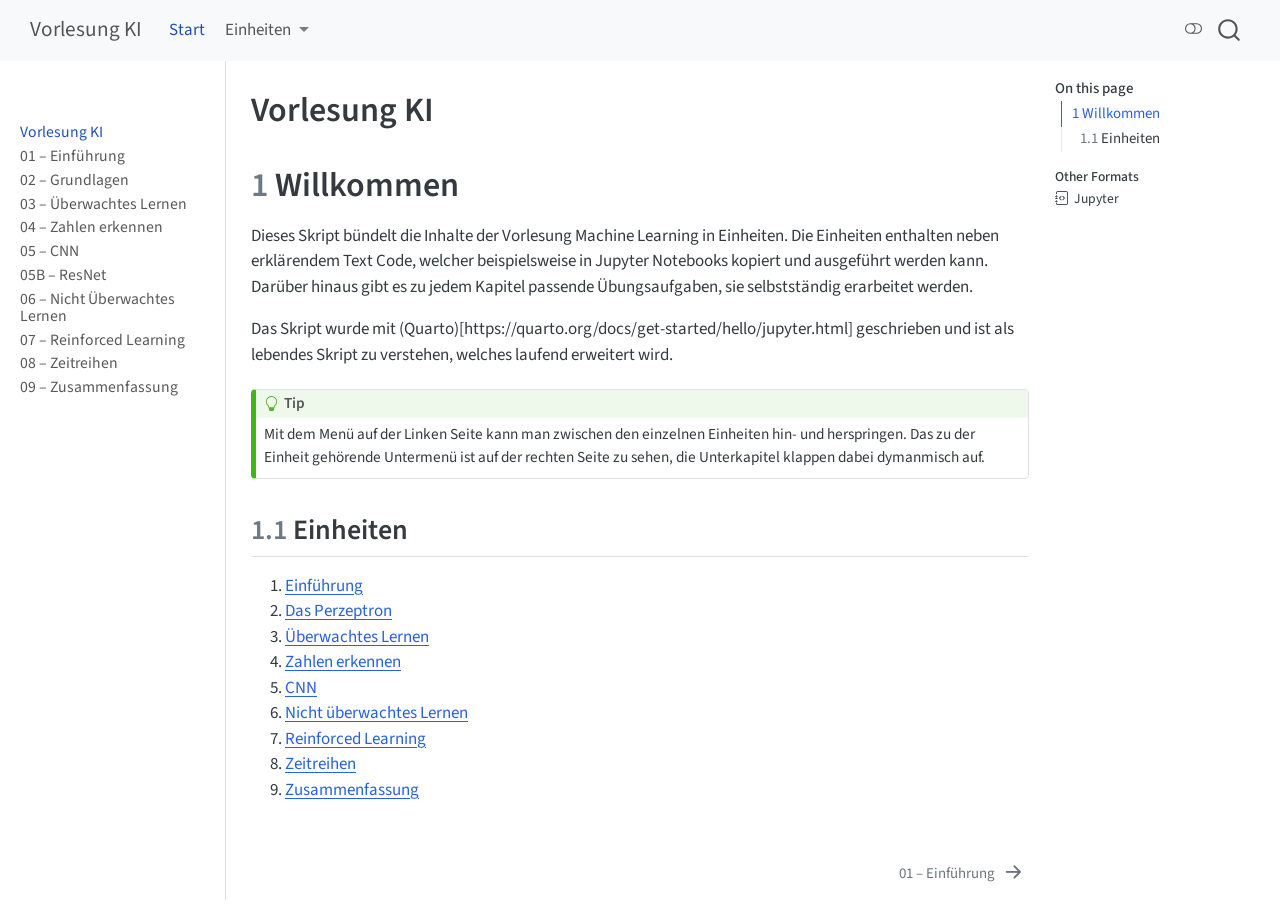
<file: index.html>
<!DOCTYPE html>
<html xmlns="http://www.w3.org/1999/xhtml" lang="en" xml:lang="en"><head>

<meta charset="utf-8">
<meta name="generator" content="quarto-1.7.34">

<meta name="viewport" content="width=device-width, initial-scale=1.0, user-scalable=yes">


<title>Vorlesung KI</title>
<style>
code{white-space: pre-wrap;}
span.smallcaps{font-variant: small-caps;}
div.columns{display: flex; gap: min(4vw, 1.5em);}
div.column{flex: auto; overflow-x: auto;}
div.hanging-indent{margin-left: 1.5em; text-indent: -1.5em;}
ul.task-list{list-style: none;}
ul.task-list li input[type="checkbox"] {
  width: 0.8em;
  margin: 0 0.8em 0.2em -1em; /* quarto-specific, see https://github.com/quarto-dev/quarto-cli/issues/4556 */ 
  vertical-align: middle;
}
</style>


<script src="site_libs/quarto-nav/quarto-nav.js"></script>
<script src="site_libs/clipboard/clipboard.min.js"></script>
<script src="site_libs/quarto-search/autocomplete.umd.js"></script>
<script src="site_libs/quarto-search/fuse.min.js"></script>
<script src="site_libs/quarto-search/quarto-search.js"></script>
<meta name="quarto:offset" content="./">
<link href="./notebooks/01-einleitung.html" rel="next">
<script src="site_libs/quarto-html/quarto.js" type="module"></script>
<script src="site_libs/quarto-html/tabsets/tabsets.js" type="module"></script>
<script src="site_libs/quarto-html/popper.min.js"></script>
<script src="site_libs/quarto-html/tippy.umd.min.js"></script>
<script src="site_libs/quarto-html/anchor.min.js"></script>
<link href="site_libs/quarto-html/tippy.css" rel="stylesheet">
<link href="site_libs/quarto-html/quarto-syntax-highlighting-c8ad9e5dbd60b7b70b38521ab19b7da4.css" rel="stylesheet" class="quarto-color-scheme" id="quarto-text-highlighting-styles">
<link href="site_libs/quarto-html/quarto-syntax-highlighting-dark-befe23ebd2f54d8af2c8a89d1a1611f1.css" rel="stylesheet" class="quarto-color-scheme quarto-color-alternate" id="quarto-text-highlighting-styles">
<link href="site_libs/quarto-html/quarto-syntax-highlighting-c8ad9e5dbd60b7b70b38521ab19b7da4.css" rel="stylesheet" class="quarto-color-scheme-extra" id="quarto-text-highlighting-styles">
<script src="site_libs/bootstrap/bootstrap.min.js"></script>
<link href="site_libs/bootstrap/bootstrap-icons.css" rel="stylesheet">
<link href="site_libs/bootstrap/bootstrap-1aa49f01253f36e968d0d742ea1053f7.min.css" rel="stylesheet" append-hash="true" class="quarto-color-scheme" id="quarto-bootstrap" data-mode="light">
<link href="site_libs/bootstrap/bootstrap-dark-d3e56b19467126f3f31cc70e9f4f5c33.min.css" rel="stylesheet" append-hash="true" class="quarto-color-scheme quarto-color-alternate" id="quarto-bootstrap" data-mode="dark">
<link href="site_libs/bootstrap/bootstrap-1aa49f01253f36e968d0d742ea1053f7.min.css" rel="stylesheet" append-hash="true" class="quarto-color-scheme-extra" id="quarto-bootstrap" data-mode="light">
<script id="quarto-search-options" type="application/json">{
  "location": "navbar",
  "copy-button": false,
  "collapse-after": 3,
  "panel-placement": "end",
  "type": "overlay",
  "limit": 50,
  "keyboard-shortcut": [
    "f",
    "/",
    "s"
  ],
  "show-item-context": false,
  "language": {
    "search-no-results-text": "No results",
    "search-matching-documents-text": "matching documents",
    "search-copy-link-title": "Copy link to search",
    "search-hide-matches-text": "Hide additional matches",
    "search-more-match-text": "more match in this document",
    "search-more-matches-text": "more matches in this document",
    "search-clear-button-title": "Clear",
    "search-text-placeholder": "",
    "search-detached-cancel-button-title": "Cancel",
    "search-submit-button-title": "Submit",
    "search-label": "Search"
  }
}</script>


<link rel="stylesheet" href="assets/css/styles.scss">
</head>

<body class="nav-sidebar docked nav-fixed quarto-light"><script id="quarto-html-before-body" type="application/javascript">
    const toggleBodyColorMode = (bsSheetEl) => {
      const mode = bsSheetEl.getAttribute("data-mode");
      const bodyEl = window.document.querySelector("body");
      if (mode === "dark") {
        bodyEl.classList.add("quarto-dark");
        bodyEl.classList.remove("quarto-light");
      } else {
        bodyEl.classList.add("quarto-light");
        bodyEl.classList.remove("quarto-dark");
      }
    }
    const toggleBodyColorPrimary = () => {
      const bsSheetEl = window.document.querySelector("link#quarto-bootstrap:not([rel=disabled-stylesheet])");
      if (bsSheetEl) {
        toggleBodyColorMode(bsSheetEl);
      }
    }
    const setColorSchemeToggle = (alternate) => {
      const toggles = window.document.querySelectorAll('.quarto-color-scheme-toggle');
      for (let i=0; i < toggles.length; i++) {
        const toggle = toggles[i];
        if (toggle) {
          if (alternate) {
            toggle.classList.add("alternate");
          } else {
            toggle.classList.remove("alternate");
          }
        }
      }
    };
    const toggleColorMode = (alternate) => {
      // Switch the stylesheets
      const primaryStylesheets = window.document.querySelectorAll('link.quarto-color-scheme:not(.quarto-color-alternate)');
      const alternateStylesheets = window.document.querySelectorAll('link.quarto-color-scheme.quarto-color-alternate');
      manageTransitions('#quarto-margin-sidebar .nav-link', false);
      if (alternate) {
        // note: dark is layered on light, we don't disable primary!
        enableStylesheet(alternateStylesheets);
        for (const sheetNode of alternateStylesheets) {
          if (sheetNode.id === "quarto-bootstrap") {
            toggleBodyColorMode(sheetNode);
          }
        }
      } else {
        disableStylesheet(alternateStylesheets);
        enableStylesheet(primaryStylesheets)
        toggleBodyColorPrimary();
      }
      manageTransitions('#quarto-margin-sidebar .nav-link', true);
      // Switch the toggles
      setColorSchemeToggle(alternate)
      // Hack to workaround the fact that safari doesn't
      // properly recolor the scrollbar when toggling (#1455)
      if (navigator.userAgent.indexOf('Safari') > 0 && navigator.userAgent.indexOf('Chrome') == -1) {
        manageTransitions("body", false);
        window.scrollTo(0, 1);
        setTimeout(() => {
          window.scrollTo(0, 0);
          manageTransitions("body", true);
        }, 40);
      }
    }
    const disableStylesheet = (stylesheets) => {
      for (let i=0; i < stylesheets.length; i++) {
        const stylesheet = stylesheets[i];
        stylesheet.rel = 'disabled-stylesheet';
      }
    }
    const enableStylesheet = (stylesheets) => {
      for (let i=0; i < stylesheets.length; i++) {
        const stylesheet = stylesheets[i];
        if(stylesheet.rel !== 'stylesheet') { // for Chrome, which will still FOUC without this check
          stylesheet.rel = 'stylesheet';
        }
      }
    }
    const manageTransitions = (selector, allowTransitions) => {
      const els = window.document.querySelectorAll(selector);
      for (let i=0; i < els.length; i++) {
        const el = els[i];
        if (allowTransitions) {
          el.classList.remove('notransition');
        } else {
          el.classList.add('notransition');
        }
      }
    }
    const isFileUrl = () => {
      return window.location.protocol === 'file:';
    }
    const hasAlternateSentinel = () => {
      let styleSentinel = getColorSchemeSentinel();
      if (styleSentinel !== null) {
        return styleSentinel === "alternate";
      } else {
        return false;
      }
    }
    const setStyleSentinel = (alternate) => {
      const value = alternate ? "alternate" : "default";
      if (!isFileUrl()) {
        window.localStorage.setItem("quarto-color-scheme", value);
      } else {
        localAlternateSentinel = value;
      }
    }
    const getColorSchemeSentinel = () => {
      if (!isFileUrl()) {
        const storageValue = window.localStorage.getItem("quarto-color-scheme");
        return storageValue != null ? storageValue : localAlternateSentinel;
      } else {
        return localAlternateSentinel;
      }
    }
    const toggleGiscusIfUsed = (isAlternate, darkModeDefault) => {
      const baseTheme = document.querySelector('#giscus-base-theme')?.value ?? 'light';
      const alternateTheme = document.querySelector('#giscus-alt-theme')?.value ?? 'dark';
      let newTheme = '';
      if(authorPrefersDark) {
        newTheme = isAlternate ? baseTheme : alternateTheme;
      } else {
        newTheme = isAlternate ? alternateTheme : baseTheme;
      }
      const changeGiscusTheme = () => {
        // From: https://github.com/giscus/giscus/issues/336
        const sendMessage = (message) => {
          const iframe = document.querySelector('iframe.giscus-frame');
          if (!iframe) return;
          iframe.contentWindow.postMessage({ giscus: message }, 'https://giscus.app');
        }
        sendMessage({
          setConfig: {
            theme: newTheme
          }
        });
      }
      const isGiscussLoaded = window.document.querySelector('iframe.giscus-frame') !== null;
      if (isGiscussLoaded) {
        changeGiscusTheme();
      }
    };
    const authorPrefersDark = false;
    const darkModeDefault = authorPrefersDark;
      document.querySelector('link#quarto-text-highlighting-styles.quarto-color-scheme-extra').rel = 'disabled-stylesheet';
      document.querySelector('link#quarto-bootstrap.quarto-color-scheme-extra').rel = 'disabled-stylesheet';
    let localAlternateSentinel = darkModeDefault ? 'alternate' : 'default';
    // Dark / light mode switch
    window.quartoToggleColorScheme = () => {
      // Read the current dark / light value
      let toAlternate = !hasAlternateSentinel();
      toggleColorMode(toAlternate);
      setStyleSentinel(toAlternate);
      toggleGiscusIfUsed(toAlternate, darkModeDefault);
      window.dispatchEvent(new Event('resize'));
    };
    // Switch to dark mode if need be
    if (hasAlternateSentinel()) {
      toggleColorMode(true);
    } else {
      toggleColorMode(false);
    }
  </script>

<div id="quarto-search-results"></div>
  <header id="quarto-header" class="headroom fixed-top">
    <nav class="navbar navbar-expand-lg " data-bs-theme="dark">
      <div class="navbar-container container-fluid">
      <div class="navbar-brand-container mx-auto">
    <a class="navbar-brand" href="./index.html">
    <span class="navbar-title">Vorlesung KI</span>
    </a>
  </div>
            <div id="quarto-search" class="" title="Search"></div>
          <button class="navbar-toggler" type="button" data-bs-toggle="collapse" data-bs-target="#navbarCollapse" aria-controls="navbarCollapse" role="menu" aria-expanded="false" aria-label="Toggle navigation" onclick="if (window.quartoToggleHeadroom) { window.quartoToggleHeadroom(); }">
  <span class="navbar-toggler-icon"></span>
</button>
          <div class="collapse navbar-collapse" id="navbarCollapse">
            <ul class="navbar-nav navbar-nav-scroll me-auto">
  <li class="nav-item">
    <a class="nav-link active" href="./index.html" aria-current="page"> 
<span class="menu-text">Start</span></a>
  </li>  
  <li class="nav-item dropdown ">
    <a class="nav-link dropdown-toggle" href="#" id="nav-menu-einheiten" role="link" data-bs-toggle="dropdown" aria-expanded="false">
 <span class="menu-text">Einheiten</span>
    </a>
    <ul class="dropdown-menu" aria-labelledby="nav-menu-einheiten">    
        <li>
    <a class="dropdown-item" href="./notebooks/01-einleitung.html">
 <span class="dropdown-text">01 – Einführung</span></a>
  </li>  
        <li>
    <a class="dropdown-item" href="./notebooks/02-perzeptron.html">
 <span class="dropdown-text">02 – Grundlagen</span></a>
  </li>  
        <li>
    <a class="dropdown-item" href="./notebooks/03-ueberwachtes_lernen.html">
 <span class="dropdown-text">03 – Überwachtes Lernen</span></a>
  </li>  
        <li>
    <a class="dropdown-item" href="./notebooks/04-zahlen_erkennen.html">
 <span class="dropdown-text">04 – Zahlen erkennen</span></a>
  </li>  
        <li>
    <a class="dropdown-item" href="./notebooks/05-cnn.html">
 <span class="dropdown-text">05 – CNN</span></a>
  </li>  
        <li>
    <a class="dropdown-item" href="./notebooks/05B-resnet.html">
 <span class="dropdown-text">05B – ResNet</span></a>
  </li>  
        <li>
    <a class="dropdown-item" href="./notebooks/06-nicht_ueberwachtes_lernen.html">
 <span class="dropdown-text">06 – Nicht Überwachtes Lernen</span></a>
  </li>  
        <li>
    <a class="dropdown-item" href="./notebooks/07-reinforced_learning.html">
 <span class="dropdown-text">07 – Reinforced Learning</span></a>
  </li>  
        <li>
    <a class="dropdown-item" href="./notebooks/08-zeitreihen.html">
 <span class="dropdown-text">08 – Zeitreihen</span></a>
  </li>  
        <li>
    <a class="dropdown-item" href="./notebooks/09-zusammenfassung.html">
 <span class="dropdown-text">09 – Zusammenfassung</span></a>
  </li>  
    </ul>
  </li>
</ul>
          </div> <!-- /navcollapse -->
            <div class="quarto-navbar-tools">
  <a href="" class="quarto-color-scheme-toggle quarto-navigation-tool  px-1" onclick="window.quartoToggleColorScheme(); return false;" title="Toggle dark mode"><i class="bi"></i></a>
</div>
      </div> <!-- /container-fluid -->
    </nav>
  <nav class="quarto-secondary-nav">
    <div class="container-fluid d-flex">
      <button type="button" class="quarto-btn-toggle btn" data-bs-toggle="collapse" role="button" data-bs-target=".quarto-sidebar-collapse-item" aria-controls="quarto-sidebar" aria-expanded="false" aria-label="Toggle sidebar navigation" onclick="if (window.quartoToggleHeadroom) { window.quartoToggleHeadroom(); }">
        <i class="bi bi-layout-text-sidebar-reverse"></i>
      </button>
        <nav class="quarto-page-breadcrumbs" aria-label="breadcrumb"><ol class="breadcrumb"><li class="breadcrumb-item"><a href="./index.html">Vorlesung KI</a></li></ol></nav>
        <a class="flex-grow-1" role="navigation" data-bs-toggle="collapse" data-bs-target=".quarto-sidebar-collapse-item" aria-controls="quarto-sidebar" aria-expanded="false" aria-label="Toggle sidebar navigation" onclick="if (window.quartoToggleHeadroom) { window.quartoToggleHeadroom(); }">      
        </a>
      <button type="button" class="btn quarto-search-button" aria-label="Search" onclick="window.quartoOpenSearch();">
        <i class="bi bi-search"></i>
      </button>
    </div>
  </nav>
</header>
<!-- content -->
<div id="quarto-content" class="quarto-container page-columns page-rows-contents page-layout-article page-navbar">
<!-- sidebar -->
  <nav id="quarto-sidebar" class="sidebar collapse collapse-horizontal quarto-sidebar-collapse-item sidebar-navigation docked overflow-auto">
        <div class="mt-2 flex-shrink-0 align-items-center">
        <div class="sidebar-search">
        <div id="quarto-search" class="" title="Search"></div>
        </div>
        </div>
    <div class="sidebar-menu-container"> 
    <ul class="list-unstyled mt-1">
        <li class="sidebar-item">
  <div class="sidebar-item-container"> 
  <a href="./index.html" class="sidebar-item-text sidebar-link active">
 <span class="menu-text">Vorlesung KI</span></a>
  </div>
</li>
        <li class="sidebar-item">
  <div class="sidebar-item-container"> 
  <a href="./notebooks/01-einleitung.html" class="sidebar-item-text sidebar-link">
 <span class="menu-text">01 – Einführung</span></a>
  </div>
</li>
        <li class="sidebar-item">
  <div class="sidebar-item-container"> 
  <a href="./notebooks/02-perzeptron.html" class="sidebar-item-text sidebar-link">
 <span class="menu-text">02 – Grundlagen</span></a>
  </div>
</li>
        <li class="sidebar-item">
  <div class="sidebar-item-container"> 
  <a href="./notebooks/03-ueberwachtes_lernen.html" class="sidebar-item-text sidebar-link">
 <span class="menu-text">03 – Überwachtes Lernen</span></a>
  </div>
</li>
        <li class="sidebar-item">
  <div class="sidebar-item-container"> 
  <a href="./notebooks/04-zahlen_erkennen.html" class="sidebar-item-text sidebar-link">
 <span class="menu-text">04 – Zahlen erkennen</span></a>
  </div>
</li>
        <li class="sidebar-item">
  <div class="sidebar-item-container"> 
  <a href="./notebooks/05-cnn.html" class="sidebar-item-text sidebar-link">
 <span class="menu-text">05 – CNN</span></a>
  </div>
</li>
        <li class="sidebar-item">
  <div class="sidebar-item-container"> 
  <a href="./notebooks/05B-resnet.html" class="sidebar-item-text sidebar-link">
 <span class="menu-text">05B – ResNet</span></a>
  </div>
</li>
        <li class="sidebar-item">
  <div class="sidebar-item-container"> 
  <a href="./notebooks/06-nicht_ueberwachtes_lernen.html" class="sidebar-item-text sidebar-link">
 <span class="menu-text">06 – Nicht Überwachtes Lernen</span></a>
  </div>
</li>
        <li class="sidebar-item">
  <div class="sidebar-item-container"> 
  <a href="./notebooks/07-reinforced_learning.html" class="sidebar-item-text sidebar-link">
 <span class="menu-text">07 – Reinforced Learning</span></a>
  </div>
</li>
        <li class="sidebar-item">
  <div class="sidebar-item-container"> 
  <a href="./notebooks/08-zeitreihen.html" class="sidebar-item-text sidebar-link">
 <span class="menu-text">08 – Zeitreihen</span></a>
  </div>
</li>
        <li class="sidebar-item">
  <div class="sidebar-item-container"> 
  <a href="./notebooks/09-zusammenfassung.html" class="sidebar-item-text sidebar-link">
 <span class="menu-text">09 – Zusammenfassung</span></a>
  </div>
</li>
    </ul>
    </div>
</nav>
<div id="quarto-sidebar-glass" class="quarto-sidebar-collapse-item" data-bs-toggle="collapse" data-bs-target=".quarto-sidebar-collapse-item"></div>
<!-- margin-sidebar -->
    <div id="quarto-margin-sidebar" class="sidebar margin-sidebar">
        <nav id="TOC" role="doc-toc" class="toc-active">
    <h2 id="toc-title">On this page</h2>
   
  <ul>
  <li><a href="#willkommen" id="toc-willkommen" class="nav-link active" data-scroll-target="#willkommen"><span class="header-section-number">1</span> Willkommen</a>
  <ul class="collapse">
  <li><a href="#einheiten" id="toc-einheiten" class="nav-link" data-scroll-target="#einheiten"><span class="header-section-number">1.1</span> Einheiten</a></li>
  </ul></li>
  </ul>
<div class="quarto-alternate-formats"><h2>Other Formats</h2><ul><li><a href="index.ipynb" download="index.ipynb"><i class="bi bi-journal-code"></i>Jupyter</a></li></ul></div></nav>
    </div>
<!-- main -->
<main class="content" id="quarto-document-content">


<header id="title-block-header" class="quarto-title-block default">
<div class="quarto-title">
<h1 class="title">Vorlesung KI</h1>
</div>



<div class="quarto-title-meta">

    
  
    
  </div>
  


</header>


<section id="willkommen" class="level1" data-number="1">
<h1 data-number="1"><span class="header-section-number">1</span> Willkommen</h1>
<p>Dieses Skript bündelt die Inhalte der Vorlesung Machine Learning in Einheiten. Die Einheiten enthalten neben erklärendem Text Code, welcher beispielsweise in Jupyter Notebooks kopiert und ausgeführt werden kann. Darüber hinaus gibt es zu jedem Kapitel passende Übungsaufgaben, sie selbstständig erarbeitet werden.</p>
<p>Das Skript wurde mit (Quarto)[https://quarto.org/docs/get-started/hello/jupyter.html] geschrieben und ist als lebendes Skript zu verstehen, welches laufend erweitert wird.</p>
<div class="callout callout-style-default callout-tip callout-titled">
<div class="callout-header d-flex align-content-center">
<div class="callout-icon-container">
<i class="callout-icon"></i>
</div>
<div class="callout-title-container flex-fill">
Tip
</div>
</div>
<div class="callout-body-container callout-body">
<p>Mit dem Menü auf der Linken Seite kann man zwischen den einzelnen Einheiten hin- und herspringen. Das zu der Einheit gehörende Untermenü ist auf der rechten Seite zu sehen, die Unterkapitel klappen dabei dymanmisch auf.</p>
</div>
</div>
<section id="einheiten" class="level2" data-number="1.1">
<h2 data-number="1.1" class="anchored" data-anchor-id="einheiten"><span class="header-section-number">1.1</span> Einheiten</h2>
<ol type="1">
<li><a href="./notebooks/01-einleitung.html">Einführung</a><br>
</li>
<li><a href="./notebooks/02-perzeptron.html">Das Perzeptron</a><br>
</li>
<li><a href="./notebooks/03-ueberwachtes_lernen.html">Überwachtes Lernen</a><br>
</li>
<li><a href="./notebooks/04-zahlen_erkennen.html">Zahlen erkennen</a><br>
</li>
<li><a href="./notebooks/05-cnn.html">CNN</a><br>
</li>
<li><a href="./notebooks/06-nicht_ueberwachtes_lernen.html">Nicht überwachtes Lernen</a></li>
<li><a href="./notebooks/07-reinforced_learning.html">Reinforced Learning</a></li>
<li><a href="./notebooks/08-zeitreihen.html">Zeitreihen</a></li>
<li><a href="./notebooks/09-zusammenfassung.html">Zusammenfassung</a></li>
</ol>


</section>
</section>

</main> <!-- /main -->
<script id="quarto-html-after-body" type="application/javascript">
  window.document.addEventListener("DOMContentLoaded", function (event) {
    // Ensure there is a toggle, if there isn't float one in the top right
    if (window.document.querySelector('.quarto-color-scheme-toggle') === null) {
      const a = window.document.createElement('a');
      a.classList.add('top-right');
      a.classList.add('quarto-color-scheme-toggle');
      a.href = "";
      a.onclick = function() { try { window.quartoToggleColorScheme(); } catch {} return false; };
      const i = window.document.createElement("i");
      i.classList.add('bi');
      a.appendChild(i);
      window.document.body.appendChild(a);
    }
    setColorSchemeToggle(hasAlternateSentinel())
    const icon = "";
    const anchorJS = new window.AnchorJS();
    anchorJS.options = {
      placement: 'right',
      icon: icon
    };
    anchorJS.add('.anchored');
    const isCodeAnnotation = (el) => {
      for (const clz of el.classList) {
        if (clz.startsWith('code-annotation-')) {                     
          return true;
        }
      }
      return false;
    }
    const onCopySuccess = function(e) {
      // button target
      const button = e.trigger;
      // don't keep focus
      button.blur();
      // flash "checked"
      button.classList.add('code-copy-button-checked');
      var currentTitle = button.getAttribute("title");
      button.setAttribute("title", "Copied!");
      let tooltip;
      if (window.bootstrap) {
        button.setAttribute("data-bs-toggle", "tooltip");
        button.setAttribute("data-bs-placement", "left");
        button.setAttribute("data-bs-title", "Copied!");
        tooltip = new bootstrap.Tooltip(button, 
          { trigger: "manual", 
            customClass: "code-copy-button-tooltip",
            offset: [0, -8]});
        tooltip.show();    
      }
      setTimeout(function() {
        if (tooltip) {
          tooltip.hide();
          button.removeAttribute("data-bs-title");
          button.removeAttribute("data-bs-toggle");
          button.removeAttribute("data-bs-placement");
        }
        button.setAttribute("title", currentTitle);
        button.classList.remove('code-copy-button-checked');
      }, 1000);
      // clear code selection
      e.clearSelection();
    }
    const getTextToCopy = function(trigger) {
        const codeEl = trigger.previousElementSibling.cloneNode(true);
        for (const childEl of codeEl.children) {
          if (isCodeAnnotation(childEl)) {
            childEl.remove();
          }
        }
        return codeEl.innerText;
    }
    const clipboard = new window.ClipboardJS('.code-copy-button:not([data-in-quarto-modal])', {
      text: getTextToCopy
    });
    clipboard.on('success', onCopySuccess);
    if (window.document.getElementById('quarto-embedded-source-code-modal')) {
      const clipboardModal = new window.ClipboardJS('.code-copy-button[data-in-quarto-modal]', {
        text: getTextToCopy,
        container: window.document.getElementById('quarto-embedded-source-code-modal')
      });
      clipboardModal.on('success', onCopySuccess);
    }
      var localhostRegex = new RegExp(/^(?:http|https):\/\/localhost\:?[0-9]*\//);
      var mailtoRegex = new RegExp(/^mailto:/);
        var filterRegex = new RegExp("https:\/\/ArnoldIntelligence\.github\.io\/KI-Vorlesung\/");
      var isInternal = (href) => {
          return filterRegex.test(href) || localhostRegex.test(href) || mailtoRegex.test(href);
      }
      // Inspect non-navigation links and adorn them if external
     var links = window.document.querySelectorAll('a[href]:not(.nav-link):not(.navbar-brand):not(.toc-action):not(.sidebar-link):not(.sidebar-item-toggle):not(.pagination-link):not(.no-external):not([aria-hidden]):not(.dropdown-item):not(.quarto-navigation-tool):not(.about-link)');
      for (var i=0; i<links.length; i++) {
        const link = links[i];
        if (!isInternal(link.href)) {
          // undo the damage that might have been done by quarto-nav.js in the case of
          // links that we want to consider external
          if (link.dataset.originalHref !== undefined) {
            link.href = link.dataset.originalHref;
          }
        }
      }
    function tippyHover(el, contentFn, onTriggerFn, onUntriggerFn) {
      const config = {
        allowHTML: true,
        maxWidth: 500,
        delay: 100,
        arrow: false,
        appendTo: function(el) {
            return el.parentElement;
        },
        interactive: true,
        interactiveBorder: 10,
        theme: 'quarto',
        placement: 'bottom-start',
      };
      if (contentFn) {
        config.content = contentFn;
      }
      if (onTriggerFn) {
        config.onTrigger = onTriggerFn;
      }
      if (onUntriggerFn) {
        config.onUntrigger = onUntriggerFn;
      }
      window.tippy(el, config); 
    }
    const noterefs = window.document.querySelectorAll('a[role="doc-noteref"]');
    for (var i=0; i<noterefs.length; i++) {
      const ref = noterefs[i];
      tippyHover(ref, function() {
        // use id or data attribute instead here
        let href = ref.getAttribute('data-footnote-href') || ref.getAttribute('href');
        try { href = new URL(href).hash; } catch {}
        const id = href.replace(/^#\/?/, "");
        const note = window.document.getElementById(id);
        if (note) {
          return note.innerHTML;
        } else {
          return "";
        }
      });
    }
    const xrefs = window.document.querySelectorAll('a.quarto-xref');
    const processXRef = (id, note) => {
      // Strip column container classes
      const stripColumnClz = (el) => {
        el.classList.remove("page-full", "page-columns");
        if (el.children) {
          for (const child of el.children) {
            stripColumnClz(child);
          }
        }
      }
      stripColumnClz(note)
      if (id === null || id.startsWith('sec-')) {
        // Special case sections, only their first couple elements
        const container = document.createElement("div");
        if (note.children && note.children.length > 2) {
          container.appendChild(note.children[0].cloneNode(true));
          for (let i = 1; i < note.children.length; i++) {
            const child = note.children[i];
            if (child.tagName === "P" && child.innerText === "") {
              continue;
            } else {
              container.appendChild(child.cloneNode(true));
              break;
            }
          }
          if (window.Quarto?.typesetMath) {
            window.Quarto.typesetMath(container);
          }
          return container.innerHTML
        } else {
          if (window.Quarto?.typesetMath) {
            window.Quarto.typesetMath(note);
          }
          return note.innerHTML;
        }
      } else {
        // Remove any anchor links if they are present
        const anchorLink = note.querySelector('a.anchorjs-link');
        if (anchorLink) {
          anchorLink.remove();
        }
        if (window.Quarto?.typesetMath) {
          window.Quarto.typesetMath(note);
        }
        if (note.classList.contains("callout")) {
          return note.outerHTML;
        } else {
          return note.innerHTML;
        }
      }
    }
    for (var i=0; i<xrefs.length; i++) {
      const xref = xrefs[i];
      tippyHover(xref, undefined, function(instance) {
        instance.disable();
        let url = xref.getAttribute('href');
        let hash = undefined; 
        if (url.startsWith('#')) {
          hash = url;
        } else {
          try { hash = new URL(url).hash; } catch {}
        }
        if (hash) {
          const id = hash.replace(/^#\/?/, "");
          const note = window.document.getElementById(id);
          if (note !== null) {
            try {
              const html = processXRef(id, note.cloneNode(true));
              instance.setContent(html);
            } finally {
              instance.enable();
              instance.show();
            }
          } else {
            // See if we can fetch this
            fetch(url.split('#')[0])
            .then(res => res.text())
            .then(html => {
              const parser = new DOMParser();
              const htmlDoc = parser.parseFromString(html, "text/html");
              const note = htmlDoc.getElementById(id);
              if (note !== null) {
                const html = processXRef(id, note);
                instance.setContent(html);
              } 
            }).finally(() => {
              instance.enable();
              instance.show();
            });
          }
        } else {
          // See if we can fetch a full url (with no hash to target)
          // This is a special case and we should probably do some content thinning / targeting
          fetch(url)
          .then(res => res.text())
          .then(html => {
            const parser = new DOMParser();
            const htmlDoc = parser.parseFromString(html, "text/html");
            const note = htmlDoc.querySelector('main.content');
            if (note !== null) {
              // This should only happen for chapter cross references
              // (since there is no id in the URL)
              // remove the first header
              if (note.children.length > 0 && note.children[0].tagName === "HEADER") {
                note.children[0].remove();
              }
              const html = processXRef(null, note);
              instance.setContent(html);
            } 
          }).finally(() => {
            instance.enable();
            instance.show();
          });
        }
      }, function(instance) {
      });
    }
        let selectedAnnoteEl;
        const selectorForAnnotation = ( cell, annotation) => {
          let cellAttr = 'data-code-cell="' + cell + '"';
          let lineAttr = 'data-code-annotation="' +  annotation + '"';
          const selector = 'span[' + cellAttr + '][' + lineAttr + ']';
          return selector;
        }
        const selectCodeLines = (annoteEl) => {
          const doc = window.document;
          const targetCell = annoteEl.getAttribute("data-target-cell");
          const targetAnnotation = annoteEl.getAttribute("data-target-annotation");
          const annoteSpan = window.document.querySelector(selectorForAnnotation(targetCell, targetAnnotation));
          const lines = annoteSpan.getAttribute("data-code-lines").split(",");
          const lineIds = lines.map((line) => {
            return targetCell + "-" + line;
          })
          let top = null;
          let height = null;
          let parent = null;
          if (lineIds.length > 0) {
              //compute the position of the single el (top and bottom and make a div)
              const el = window.document.getElementById(lineIds[0]);
              top = el.offsetTop;
              height = el.offsetHeight;
              parent = el.parentElement.parentElement;
            if (lineIds.length > 1) {
              const lastEl = window.document.getElementById(lineIds[lineIds.length - 1]);
              const bottom = lastEl.offsetTop + lastEl.offsetHeight;
              height = bottom - top;
            }
            if (top !== null && height !== null && parent !== null) {
              // cook up a div (if necessary) and position it 
              let div = window.document.getElementById("code-annotation-line-highlight");
              if (div === null) {
                div = window.document.createElement("div");
                div.setAttribute("id", "code-annotation-line-highlight");
                div.style.position = 'absolute';
                parent.appendChild(div);
              }
              div.style.top = top - 2 + "px";
              div.style.height = height + 4 + "px";
              div.style.left = 0;
              let gutterDiv = window.document.getElementById("code-annotation-line-highlight-gutter");
              if (gutterDiv === null) {
                gutterDiv = window.document.createElement("div");
                gutterDiv.setAttribute("id", "code-annotation-line-highlight-gutter");
                gutterDiv.style.position = 'absolute';
                const codeCell = window.document.getElementById(targetCell);
                const gutter = codeCell.querySelector('.code-annotation-gutter');
                gutter.appendChild(gutterDiv);
              }
              gutterDiv.style.top = top - 2 + "px";
              gutterDiv.style.height = height + 4 + "px";
            }
            selectedAnnoteEl = annoteEl;
          }
        };
        const unselectCodeLines = () => {
          const elementsIds = ["code-annotation-line-highlight", "code-annotation-line-highlight-gutter"];
          elementsIds.forEach((elId) => {
            const div = window.document.getElementById(elId);
            if (div) {
              div.remove();
            }
          });
          selectedAnnoteEl = undefined;
        };
          // Handle positioning of the toggle
      window.addEventListener(
        "resize",
        throttle(() => {
          elRect = undefined;
          if (selectedAnnoteEl) {
            selectCodeLines(selectedAnnoteEl);
          }
        }, 10)
      );
      function throttle(fn, ms) {
      let throttle = false;
      let timer;
        return (...args) => {
          if(!throttle) { // first call gets through
              fn.apply(this, args);
              throttle = true;
          } else { // all the others get throttled
              if(timer) clearTimeout(timer); // cancel #2
              timer = setTimeout(() => {
                fn.apply(this, args);
                timer = throttle = false;
              }, ms);
          }
        };
      }
        // Attach click handler to the DT
        const annoteDls = window.document.querySelectorAll('dt[data-target-cell]');
        for (const annoteDlNode of annoteDls) {
          annoteDlNode.addEventListener('click', (event) => {
            const clickedEl = event.target;
            if (clickedEl !== selectedAnnoteEl) {
              unselectCodeLines();
              const activeEl = window.document.querySelector('dt[data-target-cell].code-annotation-active');
              if (activeEl) {
                activeEl.classList.remove('code-annotation-active');
              }
              selectCodeLines(clickedEl);
              clickedEl.classList.add('code-annotation-active');
            } else {
              // Unselect the line
              unselectCodeLines();
              clickedEl.classList.remove('code-annotation-active');
            }
          });
        }
    const findCites = (el) => {
      const parentEl = el.parentElement;
      if (parentEl) {
        const cites = parentEl.dataset.cites;
        if (cites) {
          return {
            el,
            cites: cites.split(' ')
          };
        } else {
          return findCites(el.parentElement)
        }
      } else {
        return undefined;
      }
    };
    var bibliorefs = window.document.querySelectorAll('a[role="doc-biblioref"]');
    for (var i=0; i<bibliorefs.length; i++) {
      const ref = bibliorefs[i];
      const citeInfo = findCites(ref);
      if (citeInfo) {
        tippyHover(citeInfo.el, function() {
          var popup = window.document.createElement('div');
          citeInfo.cites.forEach(function(cite) {
            var citeDiv = window.document.createElement('div');
            citeDiv.classList.add('hanging-indent');
            citeDiv.classList.add('csl-entry');
            var biblioDiv = window.document.getElementById('ref-' + cite);
            if (biblioDiv) {
              citeDiv.innerHTML = biblioDiv.innerHTML;
            }
            popup.appendChild(citeDiv);
          });
          return popup.innerHTML;
        });
      }
    }
  });
  </script>
<nav class="page-navigation">
  <div class="nav-page nav-page-previous">
  </div>
  <div class="nav-page nav-page-next">
      <a href="./notebooks/01-einleitung.html" class="pagination-link" aria-label="01 – Einführung">
        <span class="nav-page-text">01 – Einführung</span> <i class="bi bi-arrow-right-short"></i>
      </a>
  </div>
</nav>
</div> <!-- /content -->




</body></html>
</file>
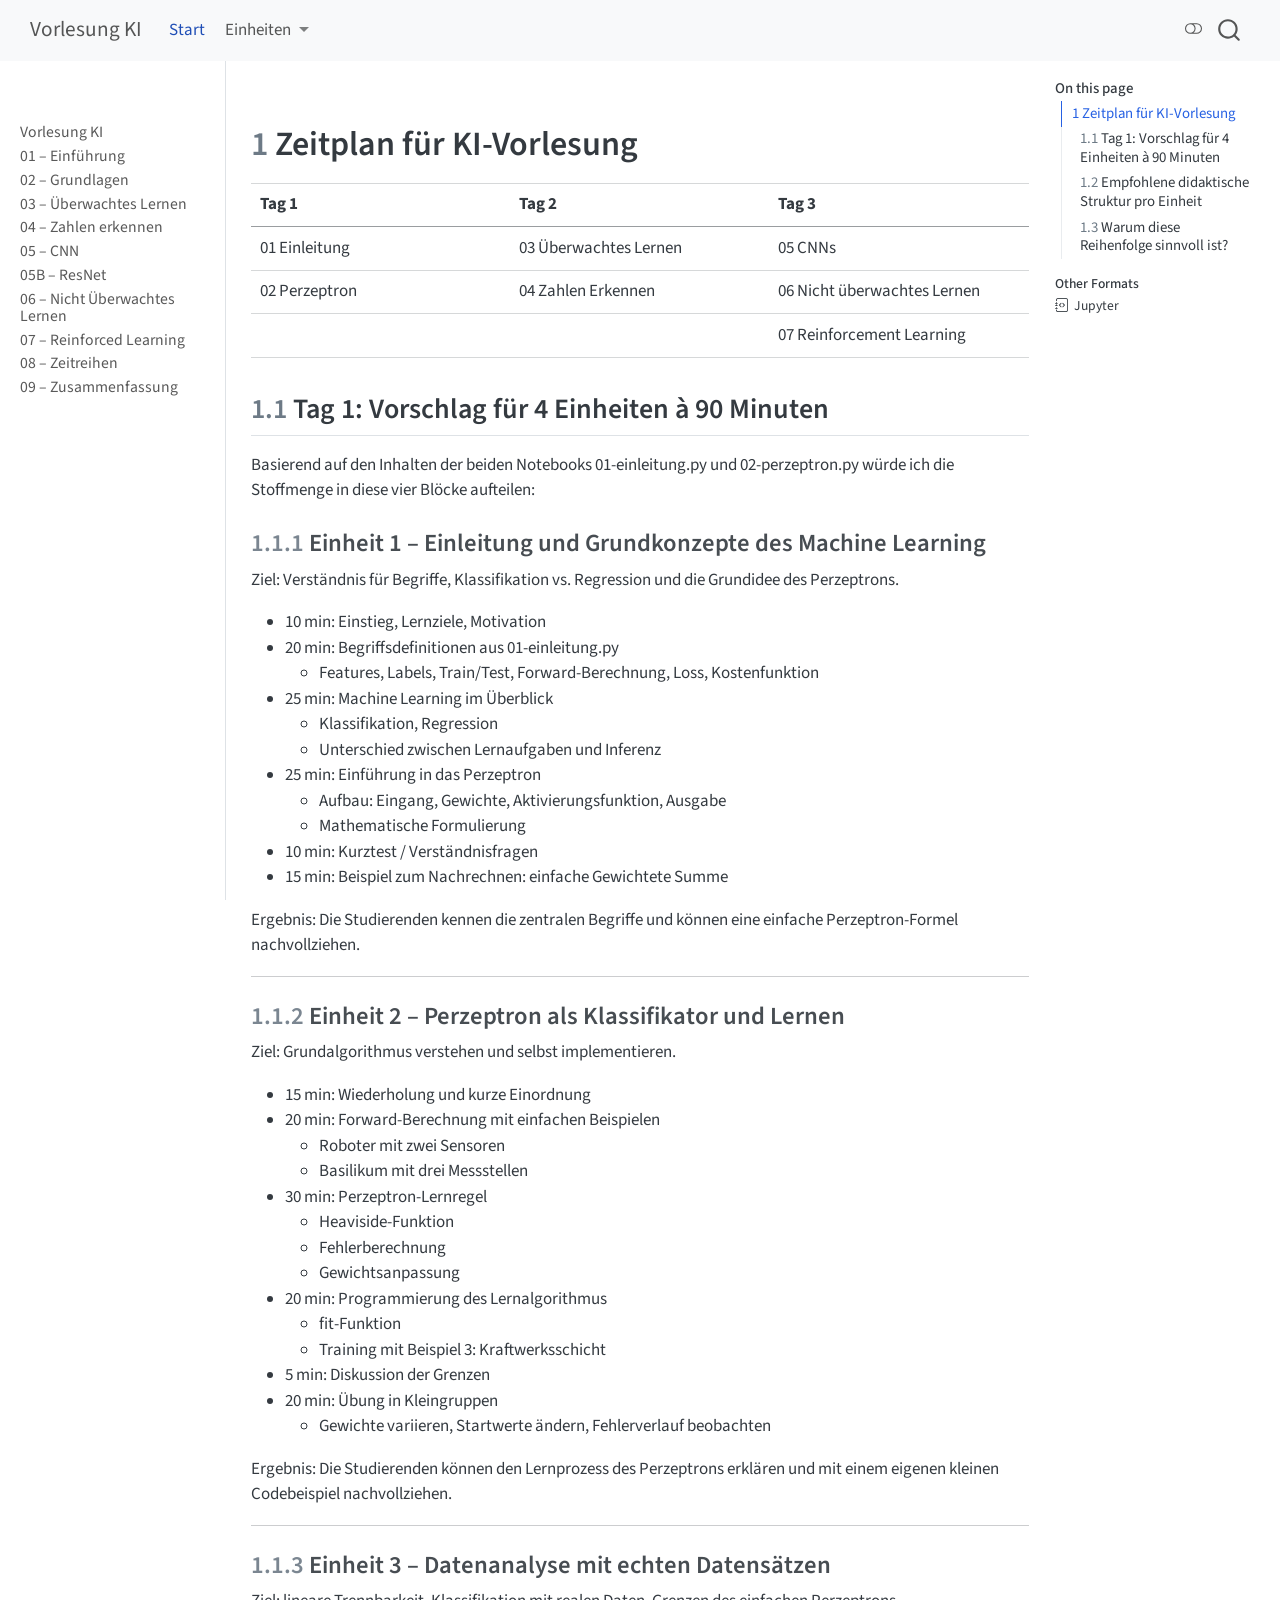
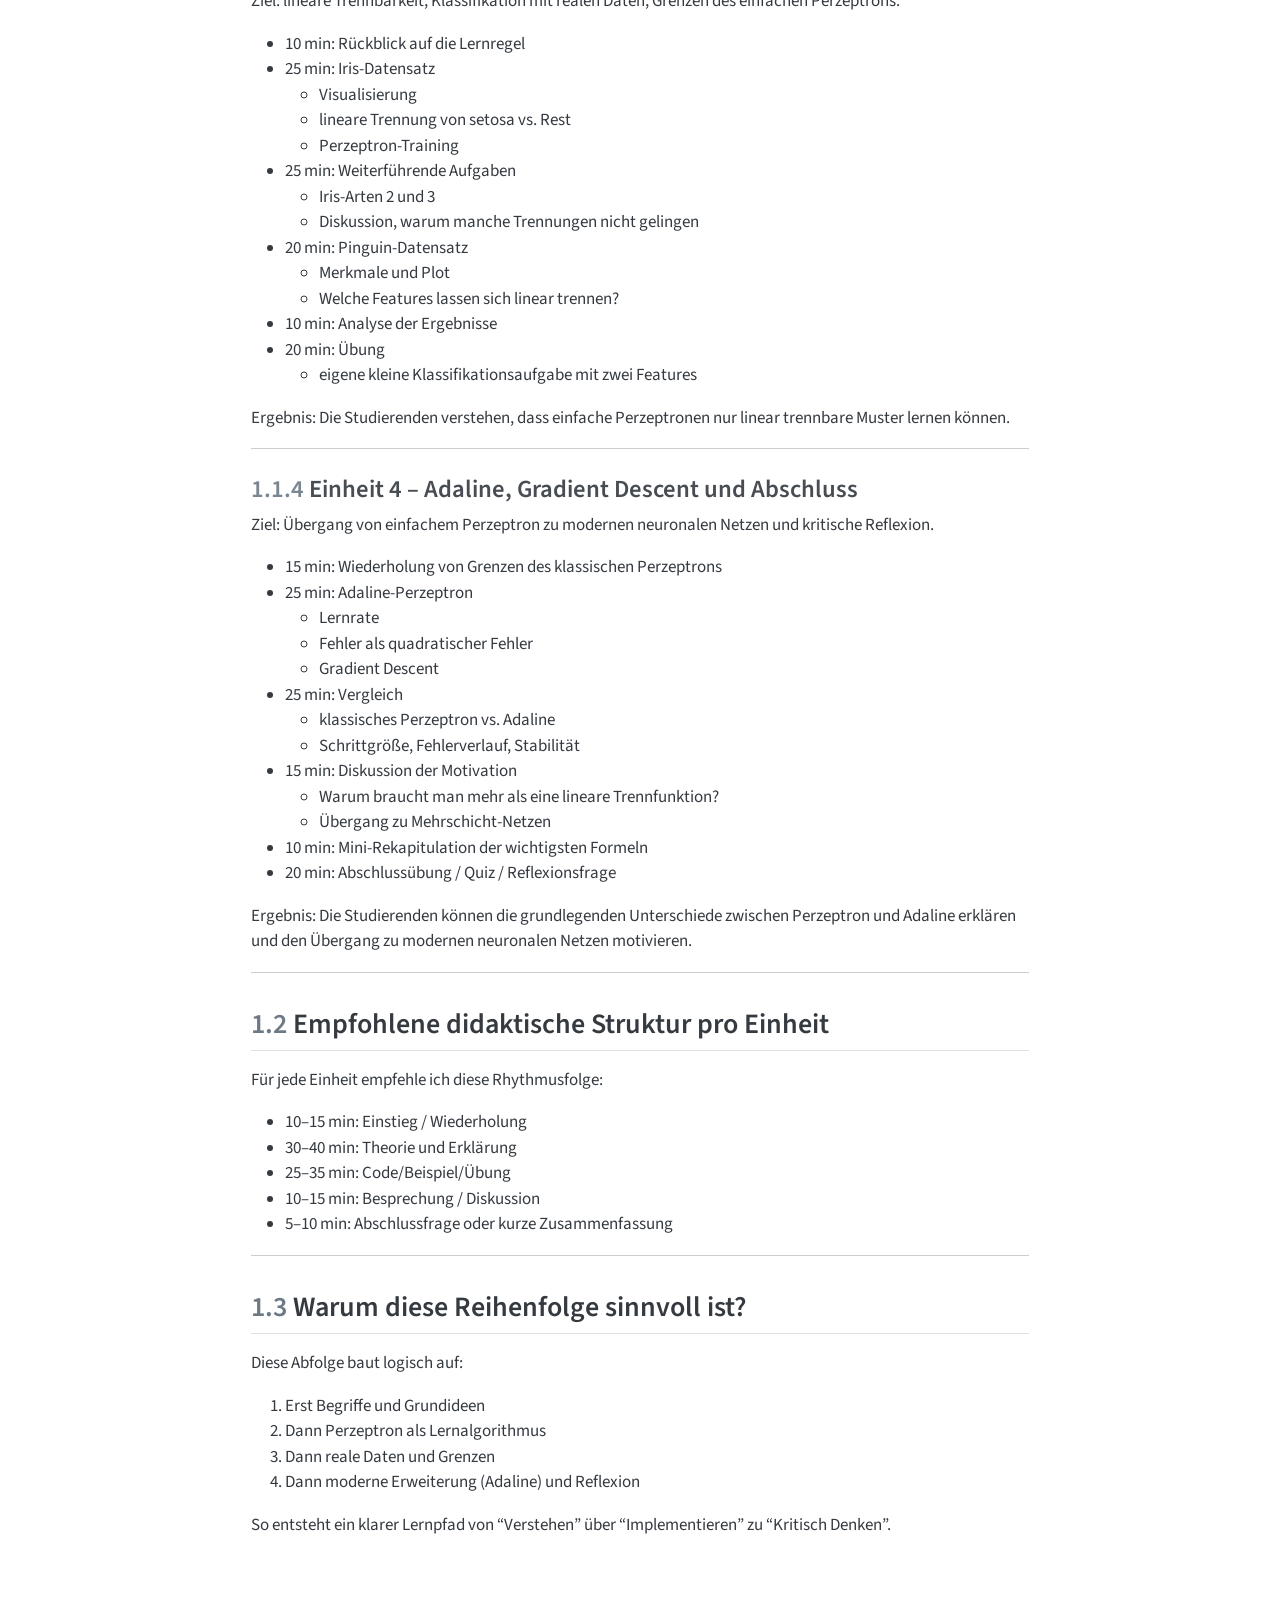
<file: docs/schedule.html>
<!DOCTYPE html>
<html xmlns="http://www.w3.org/1999/xhtml" lang="en" xml:lang="en"><head>

<meta charset="utf-8">
<meta name="generator" content="quarto-1.7.34">

<meta name="viewport" content="width=device-width, initial-scale=1.0, user-scalable=yes">


<title>schedule – Vorlesung KI</title>
<style>
code{white-space: pre-wrap;}
span.smallcaps{font-variant: small-caps;}
div.columns{display: flex; gap: min(4vw, 1.5em);}
div.column{flex: auto; overflow-x: auto;}
div.hanging-indent{margin-left: 1.5em; text-indent: -1.5em;}
ul.task-list{list-style: none;}
ul.task-list li input[type="checkbox"] {
  width: 0.8em;
  margin: 0 0.8em 0.2em -1em; /* quarto-specific, see https://github.com/quarto-dev/quarto-cli/issues/4556 */ 
  vertical-align: middle;
}
</style>


<script src="../site_libs/quarto-nav/quarto-nav.js"></script>
<script src="../site_libs/clipboard/clipboard.min.js"></script>
<script src="../site_libs/quarto-search/autocomplete.umd.js"></script>
<script src="../site_libs/quarto-search/fuse.min.js"></script>
<script src="../site_libs/quarto-search/quarto-search.js"></script>
<meta name="quarto:offset" content="../">
<script src="../site_libs/quarto-html/quarto.js" type="module"></script>
<script src="../site_libs/quarto-html/tabsets/tabsets.js" type="module"></script>
<script src="../site_libs/quarto-html/popper.min.js"></script>
<script src="../site_libs/quarto-html/tippy.umd.min.js"></script>
<script src="../site_libs/quarto-html/anchor.min.js"></script>
<link href="../site_libs/quarto-html/tippy.css" rel="stylesheet">
<link href="../site_libs/quarto-html/quarto-syntax-highlighting-c8ad9e5dbd60b7b70b38521ab19b7da4.css" rel="stylesheet" class="quarto-color-scheme" id="quarto-text-highlighting-styles">
<link href="../site_libs/quarto-html/quarto-syntax-highlighting-dark-befe23ebd2f54d8af2c8a89d1a1611f1.css" rel="stylesheet" class="quarto-color-scheme quarto-color-alternate" id="quarto-text-highlighting-styles">
<link href="../site_libs/quarto-html/quarto-syntax-highlighting-c8ad9e5dbd60b7b70b38521ab19b7da4.css" rel="stylesheet" class="quarto-color-scheme-extra" id="quarto-text-highlighting-styles">
<script src="../site_libs/bootstrap/bootstrap.min.js"></script>
<link href="../site_libs/bootstrap/bootstrap-icons.css" rel="stylesheet">
<link href="../site_libs/bootstrap/bootstrap-1aa49f01253f36e968d0d742ea1053f7.min.css" rel="stylesheet" append-hash="true" class="quarto-color-scheme" id="quarto-bootstrap" data-mode="light">
<link href="../site_libs/bootstrap/bootstrap-dark-d3e56b19467126f3f31cc70e9f4f5c33.min.css" rel="stylesheet" append-hash="true" class="quarto-color-scheme quarto-color-alternate" id="quarto-bootstrap" data-mode="dark">
<link href="../site_libs/bootstrap/bootstrap-1aa49f01253f36e968d0d742ea1053f7.min.css" rel="stylesheet" append-hash="true" class="quarto-color-scheme-extra" id="quarto-bootstrap" data-mode="light">
<script id="quarto-search-options" type="application/json">{
  "location": "navbar",
  "copy-button": false,
  "collapse-after": 3,
  "panel-placement": "end",
  "type": "overlay",
  "limit": 50,
  "keyboard-shortcut": [
    "f",
    "/",
    "s"
  ],
  "show-item-context": false,
  "language": {
    "search-no-results-text": "No results",
    "search-matching-documents-text": "matching documents",
    "search-copy-link-title": "Copy link to search",
    "search-hide-matches-text": "Hide additional matches",
    "search-more-match-text": "more match in this document",
    "search-more-matches-text": "more matches in this document",
    "search-clear-button-title": "Clear",
    "search-text-placeholder": "",
    "search-detached-cancel-button-title": "Cancel",
    "search-submit-button-title": "Submit",
    "search-label": "Search"
  }
}</script>


<link rel="stylesheet" href="../assets/css/styles.scss">
</head>

<body class="nav-sidebar docked nav-fixed quarto-light"><script id="quarto-html-before-body" type="application/javascript">
    const toggleBodyColorMode = (bsSheetEl) => {
      const mode = bsSheetEl.getAttribute("data-mode");
      const bodyEl = window.document.querySelector("body");
      if (mode === "dark") {
        bodyEl.classList.add("quarto-dark");
        bodyEl.classList.remove("quarto-light");
      } else {
        bodyEl.classList.add("quarto-light");
        bodyEl.classList.remove("quarto-dark");
      }
    }
    const toggleBodyColorPrimary = () => {
      const bsSheetEl = window.document.querySelector("link#quarto-bootstrap:not([rel=disabled-stylesheet])");
      if (bsSheetEl) {
        toggleBodyColorMode(bsSheetEl);
      }
    }
    const setColorSchemeToggle = (alternate) => {
      const toggles = window.document.querySelectorAll('.quarto-color-scheme-toggle');
      for (let i=0; i < toggles.length; i++) {
        const toggle = toggles[i];
        if (toggle) {
          if (alternate) {
            toggle.classList.add("alternate");
          } else {
            toggle.classList.remove("alternate");
          }
        }
      }
    };
    const toggleColorMode = (alternate) => {
      // Switch the stylesheets
      const primaryStylesheets = window.document.querySelectorAll('link.quarto-color-scheme:not(.quarto-color-alternate)');
      const alternateStylesheets = window.document.querySelectorAll('link.quarto-color-scheme.quarto-color-alternate');
      manageTransitions('#quarto-margin-sidebar .nav-link', false);
      if (alternate) {
        // note: dark is layered on light, we don't disable primary!
        enableStylesheet(alternateStylesheets);
        for (const sheetNode of alternateStylesheets) {
          if (sheetNode.id === "quarto-bootstrap") {
            toggleBodyColorMode(sheetNode);
          }
        }
      } else {
        disableStylesheet(alternateStylesheets);
        enableStylesheet(primaryStylesheets)
        toggleBodyColorPrimary();
      }
      manageTransitions('#quarto-margin-sidebar .nav-link', true);
      // Switch the toggles
      setColorSchemeToggle(alternate)
      // Hack to workaround the fact that safari doesn't
      // properly recolor the scrollbar when toggling (#1455)
      if (navigator.userAgent.indexOf('Safari') > 0 && navigator.userAgent.indexOf('Chrome') == -1) {
        manageTransitions("body", false);
        window.scrollTo(0, 1);
        setTimeout(() => {
          window.scrollTo(0, 0);
          manageTransitions("body", true);
        }, 40);
      }
    }
    const disableStylesheet = (stylesheets) => {
      for (let i=0; i < stylesheets.length; i++) {
        const stylesheet = stylesheets[i];
        stylesheet.rel = 'disabled-stylesheet';
      }
    }
    const enableStylesheet = (stylesheets) => {
      for (let i=0; i < stylesheets.length; i++) {
        const stylesheet = stylesheets[i];
        if(stylesheet.rel !== 'stylesheet') { // for Chrome, which will still FOUC without this check
          stylesheet.rel = 'stylesheet';
        }
      }
    }
    const manageTransitions = (selector, allowTransitions) => {
      const els = window.document.querySelectorAll(selector);
      for (let i=0; i < els.length; i++) {
        const el = els[i];
        if (allowTransitions) {
          el.classList.remove('notransition');
        } else {
          el.classList.add('notransition');
        }
      }
    }
    const isFileUrl = () => {
      return window.location.protocol === 'file:';
    }
    const hasAlternateSentinel = () => {
      let styleSentinel = getColorSchemeSentinel();
      if (styleSentinel !== null) {
        return styleSentinel === "alternate";
      } else {
        return false;
      }
    }
    const setStyleSentinel = (alternate) => {
      const value = alternate ? "alternate" : "default";
      if (!isFileUrl()) {
        window.localStorage.setItem("quarto-color-scheme", value);
      } else {
        localAlternateSentinel = value;
      }
    }
    const getColorSchemeSentinel = () => {
      if (!isFileUrl()) {
        const storageValue = window.localStorage.getItem("quarto-color-scheme");
        return storageValue != null ? storageValue : localAlternateSentinel;
      } else {
        return localAlternateSentinel;
      }
    }
    const toggleGiscusIfUsed = (isAlternate, darkModeDefault) => {
      const baseTheme = document.querySelector('#giscus-base-theme')?.value ?? 'light';
      const alternateTheme = document.querySelector('#giscus-alt-theme')?.value ?? 'dark';
      let newTheme = '';
      if(authorPrefersDark) {
        newTheme = isAlternate ? baseTheme : alternateTheme;
      } else {
        newTheme = isAlternate ? alternateTheme : baseTheme;
      }
      const changeGiscusTheme = () => {
        // From: https://github.com/giscus/giscus/issues/336
        const sendMessage = (message) => {
          const iframe = document.querySelector('iframe.giscus-frame');
          if (!iframe) return;
          iframe.contentWindow.postMessage({ giscus: message }, 'https://giscus.app');
        }
        sendMessage({
          setConfig: {
            theme: newTheme
          }
        });
      }
      const isGiscussLoaded = window.document.querySelector('iframe.giscus-frame') !== null;
      if (isGiscussLoaded) {
        changeGiscusTheme();
      }
    };
    const authorPrefersDark = false;
    const darkModeDefault = authorPrefersDark;
      document.querySelector('link#quarto-text-highlighting-styles.quarto-color-scheme-extra').rel = 'disabled-stylesheet';
      document.querySelector('link#quarto-bootstrap.quarto-color-scheme-extra').rel = 'disabled-stylesheet';
    let localAlternateSentinel = darkModeDefault ? 'alternate' : 'default';
    // Dark / light mode switch
    window.quartoToggleColorScheme = () => {
      // Read the current dark / light value
      let toAlternate = !hasAlternateSentinel();
      toggleColorMode(toAlternate);
      setStyleSentinel(toAlternate);
      toggleGiscusIfUsed(toAlternate, darkModeDefault);
      window.dispatchEvent(new Event('resize'));
    };
    // Switch to dark mode if need be
    if (hasAlternateSentinel()) {
      toggleColorMode(true);
    } else {
      toggleColorMode(false);
    }
  </script>

<div id="quarto-search-results"></div>
  <header id="quarto-header" class="headroom fixed-top">
    <nav class="navbar navbar-expand-lg " data-bs-theme="dark">
      <div class="navbar-container container-fluid">
      <div class="navbar-brand-container mx-auto">
    <a class="navbar-brand" href="../index.html">
    <span class="navbar-title">Vorlesung KI</span>
    </a>
  </div>
            <div id="quarto-search" class="" title="Search"></div>
          <button class="navbar-toggler" type="button" data-bs-toggle="collapse" data-bs-target="#navbarCollapse" aria-controls="navbarCollapse" role="menu" aria-expanded="false" aria-label="Toggle navigation" onclick="if (window.quartoToggleHeadroom) { window.quartoToggleHeadroom(); }">
  <span class="navbar-toggler-icon"></span>
</button>
          <div class="collapse navbar-collapse" id="navbarCollapse">
            <ul class="navbar-nav navbar-nav-scroll me-auto">
  <li class="nav-item">
    <a class="nav-link active" href="../index.html" aria-current="page"> 
<span class="menu-text">Start</span></a>
  </li>  
  <li class="nav-item dropdown ">
    <a class="nav-link dropdown-toggle" href="#" id="nav-menu-einheiten" role="link" data-bs-toggle="dropdown" aria-expanded="false">
 <span class="menu-text">Einheiten</span>
    </a>
    <ul class="dropdown-menu" aria-labelledby="nav-menu-einheiten">    
        <li>
    <a class="dropdown-item" href="../notebooks/01-einleitung.html">
 <span class="dropdown-text">01 – Einführung</span></a>
  </li>  
        <li>
    <a class="dropdown-item" href="../notebooks/02-perzeptron.html">
 <span class="dropdown-text">02 – Grundlagen</span></a>
  </li>  
        <li>
    <a class="dropdown-item" href="../notebooks/03-ueberwachtes_lernen.html">
 <span class="dropdown-text">03 – Überwachtes Lernen</span></a>
  </li>  
        <li>
    <a class="dropdown-item" href="../notebooks/04-zahlen_erkennen.html">
 <span class="dropdown-text">04 – Zahlen erkennen</span></a>
  </li>  
        <li>
    <a class="dropdown-item" href="../notebooks/05-cnn.html">
 <span class="dropdown-text">05 – CNN</span></a>
  </li>  
        <li>
    <a class="dropdown-item" href="../notebooks/05B-resnet.html">
 <span class="dropdown-text">05B – ResNet</span></a>
  </li>  
        <li>
    <a class="dropdown-item" href="../notebooks/06-nicht_ueberwachtes_lernen.html">
 <span class="dropdown-text">06 – Nicht Überwachtes Lernen</span></a>
  </li>  
        <li>
    <a class="dropdown-item" href="../notebooks/07-reinforced_learning.html">
 <span class="dropdown-text">07 – Reinforced Learning</span></a>
  </li>  
        <li>
    <a class="dropdown-item" href="../notebooks/08-zeitreihen.html">
 <span class="dropdown-text">08 – Zeitreihen</span></a>
  </li>  
        <li>
    <a class="dropdown-item" href="../notebooks/09-zusammenfassung.html">
 <span class="dropdown-text">09 – Zusammenfassung</span></a>
  </li>  
    </ul>
  </li>
</ul>
          </div> <!-- /navcollapse -->
            <div class="quarto-navbar-tools">
  <a href="" class="quarto-color-scheme-toggle quarto-navigation-tool  px-1" onclick="window.quartoToggleColorScheme(); return false;" title="Toggle dark mode"><i class="bi"></i></a>
</div>
      </div> <!-- /container-fluid -->
    </nav>
  <nav class="quarto-secondary-nav">
    <div class="container-fluid d-flex">
      <button type="button" class="quarto-btn-toggle btn" data-bs-toggle="collapse" role="button" data-bs-target=".quarto-sidebar-collapse-item" aria-controls="quarto-sidebar" aria-expanded="false" aria-label="Toggle sidebar navigation" onclick="if (window.quartoToggleHeadroom) { window.quartoToggleHeadroom(); }">
        <i class="bi bi-layout-text-sidebar-reverse"></i>
      </button>
        <nav class="quarto-page-breadcrumbs" aria-label="breadcrumb"><ol class="breadcrumb"></ol></nav>
        <a class="flex-grow-1" role="navigation" data-bs-toggle="collapse" data-bs-target=".quarto-sidebar-collapse-item" aria-controls="quarto-sidebar" aria-expanded="false" aria-label="Toggle sidebar navigation" onclick="if (window.quartoToggleHeadroom) { window.quartoToggleHeadroom(); }">      
        </a>
      <button type="button" class="btn quarto-search-button" aria-label="Search" onclick="window.quartoOpenSearch();">
        <i class="bi bi-search"></i>
      </button>
    </div>
  </nav>
</header>
<!-- content -->
<div id="quarto-content" class="quarto-container page-columns page-rows-contents page-layout-article page-navbar">
<!-- sidebar -->
  <nav id="quarto-sidebar" class="sidebar collapse collapse-horizontal quarto-sidebar-collapse-item sidebar-navigation docked overflow-auto">
        <div class="mt-2 flex-shrink-0 align-items-center">
        <div class="sidebar-search">
        <div id="quarto-search" class="" title="Search"></div>
        </div>
        </div>
    <div class="sidebar-menu-container"> 
    <ul class="list-unstyled mt-1">
        <li class="sidebar-item">
  <div class="sidebar-item-container"> 
  <a href="../index.html" class="sidebar-item-text sidebar-link">
 <span class="menu-text">Vorlesung KI</span></a>
  </div>
</li>
        <li class="sidebar-item">
  <div class="sidebar-item-container"> 
  <a href="../notebooks/01-einleitung.html" class="sidebar-item-text sidebar-link">
 <span class="menu-text">01 – Einführung</span></a>
  </div>
</li>
        <li class="sidebar-item">
  <div class="sidebar-item-container"> 
  <a href="../notebooks/02-perzeptron.html" class="sidebar-item-text sidebar-link">
 <span class="menu-text">02 – Grundlagen</span></a>
  </div>
</li>
        <li class="sidebar-item">
  <div class="sidebar-item-container"> 
  <a href="../notebooks/03-ueberwachtes_lernen.html" class="sidebar-item-text sidebar-link">
 <span class="menu-text">03 – Überwachtes Lernen</span></a>
  </div>
</li>
        <li class="sidebar-item">
  <div class="sidebar-item-container"> 
  <a href="../notebooks/04-zahlen_erkennen.html" class="sidebar-item-text sidebar-link">
 <span class="menu-text">04 – Zahlen erkennen</span></a>
  </div>
</li>
        <li class="sidebar-item">
  <div class="sidebar-item-container"> 
  <a href="../notebooks/05-cnn.html" class="sidebar-item-text sidebar-link">
 <span class="menu-text">05 – CNN</span></a>
  </div>
</li>
        <li class="sidebar-item">
  <div class="sidebar-item-container"> 
  <a href="../notebooks/05B-resnet.html" class="sidebar-item-text sidebar-link">
 <span class="menu-text">05B – ResNet</span></a>
  </div>
</li>
        <li class="sidebar-item">
  <div class="sidebar-item-container"> 
  <a href="../notebooks/06-nicht_ueberwachtes_lernen.html" class="sidebar-item-text sidebar-link">
 <span class="menu-text">06 – Nicht Überwachtes Lernen</span></a>
  </div>
</li>
        <li class="sidebar-item">
  <div class="sidebar-item-container"> 
  <a href="../notebooks/07-reinforced_learning.html" class="sidebar-item-text sidebar-link">
 <span class="menu-text">07 – Reinforced Learning</span></a>
  </div>
</li>
        <li class="sidebar-item">
  <div class="sidebar-item-container"> 
  <a href="../notebooks/08-zeitreihen.html" class="sidebar-item-text sidebar-link">
 <span class="menu-text">08 – Zeitreihen</span></a>
  </div>
</li>
        <li class="sidebar-item">
  <div class="sidebar-item-container"> 
  <a href="../notebooks/09-zusammenfassung.html" class="sidebar-item-text sidebar-link">
 <span class="menu-text">09 – Zusammenfassung</span></a>
  </div>
</li>
    </ul>
    </div>
</nav>
<div id="quarto-sidebar-glass" class="quarto-sidebar-collapse-item" data-bs-toggle="collapse" data-bs-target=".quarto-sidebar-collapse-item"></div>
<!-- margin-sidebar -->
    <div id="quarto-margin-sidebar" class="sidebar margin-sidebar">
        <nav id="TOC" role="doc-toc" class="toc-active">
    <h2 id="toc-title">On this page</h2>
   
  <ul>
  <li><a href="#zeitplan-für-ki-vorlesung" id="toc-zeitplan-für-ki-vorlesung" class="nav-link active" data-scroll-target="#zeitplan-für-ki-vorlesung"><span class="header-section-number">1</span> Zeitplan für KI-Vorlesung</a>
  <ul class="collapse">
  <li><a href="#tag-1-vorschlag-für-4-einheiten-à-90-minuten" id="toc-tag-1-vorschlag-für-4-einheiten-à-90-minuten" class="nav-link" data-scroll-target="#tag-1-vorschlag-für-4-einheiten-à-90-minuten"><span class="header-section-number">1.1</span> Tag 1: Vorschlag für 4 Einheiten à 90 Minuten</a>
  <ul class="collapse">
  <li><a href="#einheit-1-einleitung-und-grundkonzepte-des-machine-learning" id="toc-einheit-1-einleitung-und-grundkonzepte-des-machine-learning" class="nav-link" data-scroll-target="#einheit-1-einleitung-und-grundkonzepte-des-machine-learning"><span class="header-section-number">1.1.1</span> Einheit 1 – Einleitung und Grundkonzepte des Machine Learning</a></li>
  <li><a href="#einheit-2-perzeptron-als-klassifikator-und-lernen" id="toc-einheit-2-perzeptron-als-klassifikator-und-lernen" class="nav-link" data-scroll-target="#einheit-2-perzeptron-als-klassifikator-und-lernen"><span class="header-section-number">1.1.2</span> Einheit 2 – Perzeptron als Klassifikator und Lernen</a></li>
  <li><a href="#einheit-3-datenanalyse-mit-echten-datensätzen" id="toc-einheit-3-datenanalyse-mit-echten-datensätzen" class="nav-link" data-scroll-target="#einheit-3-datenanalyse-mit-echten-datensätzen"><span class="header-section-number">1.1.3</span> Einheit 3 – Datenanalyse mit echten Datensätzen</a></li>
  <li><a href="#einheit-4-adaline-gradient-descent-und-abschluss" id="toc-einheit-4-adaline-gradient-descent-und-abschluss" class="nav-link" data-scroll-target="#einheit-4-adaline-gradient-descent-und-abschluss"><span class="header-section-number">1.1.4</span> Einheit 4 – Adaline, Gradient Descent und Abschluss</a></li>
  </ul></li>
  <li><a href="#empfohlene-didaktische-struktur-pro-einheit" id="toc-empfohlene-didaktische-struktur-pro-einheit" class="nav-link" data-scroll-target="#empfohlene-didaktische-struktur-pro-einheit"><span class="header-section-number">1.2</span> Empfohlene didaktische Struktur pro Einheit</a></li>
  <li><a href="#warum-diese-reihenfolge-sinnvoll-ist" id="toc-warum-diese-reihenfolge-sinnvoll-ist" class="nav-link" data-scroll-target="#warum-diese-reihenfolge-sinnvoll-ist"><span class="header-section-number">1.3</span> Warum diese Reihenfolge sinnvoll ist?</a></li>
  </ul></li>
  </ul>
<div class="quarto-alternate-formats"><h2>Other Formats</h2><ul><li><a href="schedule.ipynb" download="schedule.ipynb"><i class="bi bi-journal-code"></i>Jupyter</a></li></ul></div></nav>
    </div>
<!-- main -->
<main class="content" id="quarto-document-content"><header id="title-block-header" class="quarto-title-block"></header>





<section id="zeitplan-für-ki-vorlesung" class="level1" data-number="1">
<h1 data-number="1"><span class="header-section-number">1</span> Zeitplan für KI-Vorlesung</h1>
<table class="caption-top table">
<colgroup>
<col style="width: 33%">
<col style="width: 33%">
<col style="width: 33%">
</colgroup>
<thead>
<tr class="header">
<th style="text-align: left;">Tag 1</th>
<th style="text-align: left;">Tag 2</th>
<th style="text-align: left;">Tag 3</th>
</tr>
</thead>
<tbody>
<tr class="odd">
<td style="text-align: left;">01 Einleitung</td>
<td style="text-align: left;">03 Überwachtes Lernen</td>
<td style="text-align: left;">05 CNNs</td>
</tr>
<tr class="even">
<td style="text-align: left;">02 Perzeptron</td>
<td style="text-align: left;">04 Zahlen Erkennen</td>
<td style="text-align: left;">06 Nicht überwachtes Lernen</td>
</tr>
<tr class="odd">
<td style="text-align: left;"></td>
<td style="text-align: left;"></td>
<td style="text-align: left;">07 Reinforcement Learning</td>
</tr>
</tbody>
</table>
<section id="tag-1-vorschlag-für-4-einheiten-à-90-minuten" class="level2" data-number="1.1">
<h2 data-number="1.1" class="anchored" data-anchor-id="tag-1-vorschlag-für-4-einheiten-à-90-minuten"><span class="header-section-number">1.1</span> Tag 1: Vorschlag für 4 Einheiten à 90 Minuten</h2>
<p>Basierend auf den Inhalten der beiden Notebooks 01-einleitung.py und 02-perzeptron.py würde ich die Stoffmenge in diese vier Blöcke aufteilen:</p>
<section id="einheit-1-einleitung-und-grundkonzepte-des-machine-learning" class="level3" data-number="1.1.1">
<h3 data-number="1.1.1" class="anchored" data-anchor-id="einheit-1-einleitung-und-grundkonzepte-des-machine-learning"><span class="header-section-number">1.1.1</span> Einheit 1 – Einleitung und Grundkonzepte des Machine Learning</h3>
<p>Ziel: Verständnis für Begriffe, Klassifikation vs.&nbsp;Regression und die Grundidee des Perzeptrons.</p>
<ul>
<li>10 min: Einstieg, Lernziele, Motivation</li>
<li>20 min: Begriffsdefinitionen aus 01-einleitung.py
<ul>
<li>Features, Labels, Train/Test, Forward-Berechnung, Loss, Kostenfunktion</li>
</ul></li>
<li>25 min: Machine Learning im Überblick
<ul>
<li>Klassifikation, Regression</li>
<li>Unterschied zwischen Lernaufgaben und Inferenz</li>
</ul></li>
<li>25 min: Einführung in das Perzeptron
<ul>
<li>Aufbau: Eingang, Gewichte, Aktivierungsfunktion, Ausgabe</li>
<li>Mathematische Formulierung</li>
</ul></li>
<li>10 min: Kurztest / Verständnisfragen</li>
<li>15 min: Beispiel zum Nachrechnen: einfache Gewichtete Summe</li>
</ul>
<p>Ergebnis: Die Studierenden kennen die zentralen Begriffe und können eine einfache Perzeptron-Formel nachvollziehen.</p>
<hr>
</section>
<section id="einheit-2-perzeptron-als-klassifikator-und-lernen" class="level3" data-number="1.1.2">
<h3 data-number="1.1.2" class="anchored" data-anchor-id="einheit-2-perzeptron-als-klassifikator-und-lernen"><span class="header-section-number">1.1.2</span> Einheit 2 – Perzeptron als Klassifikator und Lernen</h3>
<p>Ziel: Grundalgorithmus verstehen und selbst implementieren.</p>
<ul>
<li>15 min: Wiederholung und kurze Einordnung</li>
<li>20 min: Forward-Berechnung mit einfachen Beispielen
<ul>
<li>Roboter mit zwei Sensoren</li>
<li>Basilikum mit drei Messstellen</li>
</ul></li>
<li>30 min: Perzeptron-Lernregel
<ul>
<li>Heaviside-Funktion</li>
<li>Fehlerberechnung</li>
<li>Gewichtsanpassung</li>
</ul></li>
<li>20 min: Programmierung des Lernalgorithmus
<ul>
<li>fit-Funktion</li>
<li>Training mit Beispiel 3: Kraftwerksschicht</li>
</ul></li>
<li>5 min: Diskussion der Grenzen</li>
<li>20 min: Übung in Kleingruppen
<ul>
<li>Gewichte variieren, Startwerte ändern, Fehlerverlauf beobachten</li>
</ul></li>
</ul>
<p>Ergebnis: Die Studierenden können den Lernprozess des Perzeptrons erklären und mit einem eigenen kleinen Codebeispiel nachvollziehen.</p>
<hr>
</section>
<section id="einheit-3-datenanalyse-mit-echten-datensätzen" class="level3" data-number="1.1.3">
<h3 data-number="1.1.3" class="anchored" data-anchor-id="einheit-3-datenanalyse-mit-echten-datensätzen"><span class="header-section-number">1.1.3</span> Einheit 3 – Datenanalyse mit echten Datensätzen</h3>
<p>Ziel: lineare Trennbarkeit, Klassifikation mit realen Daten, Grenzen des einfachen Perzeptrons.</p>
<ul>
<li>10 min: Rückblick auf die Lernregel</li>
<li>25 min: Iris-Datensatz
<ul>
<li>Visualisierung</li>
<li>lineare Trennung von setosa vs.&nbsp;Rest</li>
<li>Perzeptron-Training</li>
</ul></li>
<li>25 min: Weiterführende Aufgaben
<ul>
<li>Iris-Arten 2 und 3</li>
<li>Diskussion, warum manche Trennungen nicht gelingen</li>
</ul></li>
<li>20 min: Pinguin-Datensatz
<ul>
<li>Merkmale und Plot</li>
<li>Welche Features lassen sich linear trennen?</li>
</ul></li>
<li>10 min: Analyse der Ergebnisse</li>
<li>20 min: Übung
<ul>
<li>eigene kleine Klassifikationsaufgabe mit zwei Features</li>
</ul></li>
</ul>
<p>Ergebnis: Die Studierenden verstehen, dass einfache Perzeptronen nur linear trennbare Muster lernen können.</p>
<hr>
</section>
<section id="einheit-4-adaline-gradient-descent-und-abschluss" class="level3" data-number="1.1.4">
<h3 data-number="1.1.4" class="anchored" data-anchor-id="einheit-4-adaline-gradient-descent-und-abschluss"><span class="header-section-number">1.1.4</span> Einheit 4 – Adaline, Gradient Descent und Abschluss</h3>
<p>Ziel: Übergang von einfachem Perzeptron zu modernen neuronalen Netzen und kritische Reflexion.</p>
<ul>
<li>15 min: Wiederholung von Grenzen des klassischen Perzeptrons</li>
<li>25 min: Adaline-Perzeptron
<ul>
<li>Lernrate</li>
<li>Fehler als quadratischer Fehler</li>
<li>Gradient Descent</li>
</ul></li>
<li>25 min: Vergleich
<ul>
<li>klassisches Perzeptron vs.&nbsp;Adaline</li>
<li>Schrittgröße, Fehlerverlauf, Stabilität</li>
</ul></li>
<li>15 min: Diskussion der Motivation
<ul>
<li>Warum braucht man mehr als eine lineare Trennfunktion?</li>
<li>Übergang zu Mehrschicht-Netzen</li>
</ul></li>
<li>10 min: Mini-Rekapitulation der wichtigsten Formeln</li>
<li>20 min: Abschlussübung / Quiz / Reflexionsfrage</li>
</ul>
<p>Ergebnis: Die Studierenden können die grundlegenden Unterschiede zwischen Perzeptron und Adaline erklären und den Übergang zu modernen neuronalen Netzen motivieren.</p>
<hr>
</section>
</section>
<section id="empfohlene-didaktische-struktur-pro-einheit" class="level2" data-number="1.2">
<h2 data-number="1.2" class="anchored" data-anchor-id="empfohlene-didaktische-struktur-pro-einheit"><span class="header-section-number">1.2</span> Empfohlene didaktische Struktur pro Einheit</h2>
<p>Für jede Einheit empfehle ich diese Rhythmusfolge:</p>
<ul>
<li>10–15 min: Einstieg / Wiederholung</li>
<li>30–40 min: Theorie und Erklärung</li>
<li>25–35 min: Code/Beispiel/Übung</li>
<li>10–15 min: Besprechung / Diskussion</li>
<li>5–10 min: Abschlussfrage oder kurze Zusammenfassung</li>
</ul>
<hr>
</section>
<section id="warum-diese-reihenfolge-sinnvoll-ist" class="level2" data-number="1.3">
<h2 data-number="1.3" class="anchored" data-anchor-id="warum-diese-reihenfolge-sinnvoll-ist"><span class="header-section-number">1.3</span> Warum diese Reihenfolge sinnvoll ist?</h2>
<p>Diese Abfolge baut logisch auf:</p>
<ol type="1">
<li>Erst Begriffe und Grundideen</li>
<li>Dann Perzeptron als Lernalgorithmus</li>
<li>Dann reale Daten und Grenzen</li>
<li>Dann moderne Erweiterung (Adaline) und Reflexion</li>
</ol>
<p>So entsteht ein klarer Lernpfad von “Verstehen” über “Implementieren” zu “Kritisch Denken”.</p>


</section>
</section>

</main> <!-- /main -->
<script id="quarto-html-after-body" type="application/javascript">
  window.document.addEventListener("DOMContentLoaded", function (event) {
    // Ensure there is a toggle, if there isn't float one in the top right
    if (window.document.querySelector('.quarto-color-scheme-toggle') === null) {
      const a = window.document.createElement('a');
      a.classList.add('top-right');
      a.classList.add('quarto-color-scheme-toggle');
      a.href = "";
      a.onclick = function() { try { window.quartoToggleColorScheme(); } catch {} return false; };
      const i = window.document.createElement("i");
      i.classList.add('bi');
      a.appendChild(i);
      window.document.body.appendChild(a);
    }
    setColorSchemeToggle(hasAlternateSentinel())
    const icon = "";
    const anchorJS = new window.AnchorJS();
    anchorJS.options = {
      placement: 'right',
      icon: icon
    };
    anchorJS.add('.anchored');
    const isCodeAnnotation = (el) => {
      for (const clz of el.classList) {
        if (clz.startsWith('code-annotation-')) {                     
          return true;
        }
      }
      return false;
    }
    const onCopySuccess = function(e) {
      // button target
      const button = e.trigger;
      // don't keep focus
      button.blur();
      // flash "checked"
      button.classList.add('code-copy-button-checked');
      var currentTitle = button.getAttribute("title");
      button.setAttribute("title", "Copied!");
      let tooltip;
      if (window.bootstrap) {
        button.setAttribute("data-bs-toggle", "tooltip");
        button.setAttribute("data-bs-placement", "left");
        button.setAttribute("data-bs-title", "Copied!");
        tooltip = new bootstrap.Tooltip(button, 
          { trigger: "manual", 
            customClass: "code-copy-button-tooltip",
            offset: [0, -8]});
        tooltip.show();    
      }
      setTimeout(function() {
        if (tooltip) {
          tooltip.hide();
          button.removeAttribute("data-bs-title");
          button.removeAttribute("data-bs-toggle");
          button.removeAttribute("data-bs-placement");
        }
        button.setAttribute("title", currentTitle);
        button.classList.remove('code-copy-button-checked');
      }, 1000);
      // clear code selection
      e.clearSelection();
    }
    const getTextToCopy = function(trigger) {
        const codeEl = trigger.previousElementSibling.cloneNode(true);
        for (const childEl of codeEl.children) {
          if (isCodeAnnotation(childEl)) {
            childEl.remove();
          }
        }
        return codeEl.innerText;
    }
    const clipboard = new window.ClipboardJS('.code-copy-button:not([data-in-quarto-modal])', {
      text: getTextToCopy
    });
    clipboard.on('success', onCopySuccess);
    if (window.document.getElementById('quarto-embedded-source-code-modal')) {
      const clipboardModal = new window.ClipboardJS('.code-copy-button[data-in-quarto-modal]', {
        text: getTextToCopy,
        container: window.document.getElementById('quarto-embedded-source-code-modal')
      });
      clipboardModal.on('success', onCopySuccess);
    }
      var localhostRegex = new RegExp(/^(?:http|https):\/\/localhost\:?[0-9]*\//);
      var mailtoRegex = new RegExp(/^mailto:/);
        var filterRegex = new RegExp("https:\/\/ArnoldIntelligence\.github\.io\/KI-Vorlesung\/");
      var isInternal = (href) => {
          return filterRegex.test(href) || localhostRegex.test(href) || mailtoRegex.test(href);
      }
      // Inspect non-navigation links and adorn them if external
     var links = window.document.querySelectorAll('a[href]:not(.nav-link):not(.navbar-brand):not(.toc-action):not(.sidebar-link):not(.sidebar-item-toggle):not(.pagination-link):not(.no-external):not([aria-hidden]):not(.dropdown-item):not(.quarto-navigation-tool):not(.about-link)');
      for (var i=0; i<links.length; i++) {
        const link = links[i];
        if (!isInternal(link.href)) {
          // undo the damage that might have been done by quarto-nav.js in the case of
          // links that we want to consider external
          if (link.dataset.originalHref !== undefined) {
            link.href = link.dataset.originalHref;
          }
        }
      }
    function tippyHover(el, contentFn, onTriggerFn, onUntriggerFn) {
      const config = {
        allowHTML: true,
        maxWidth: 500,
        delay: 100,
        arrow: false,
        appendTo: function(el) {
            return el.parentElement;
        },
        interactive: true,
        interactiveBorder: 10,
        theme: 'quarto',
        placement: 'bottom-start',
      };
      if (contentFn) {
        config.content = contentFn;
      }
      if (onTriggerFn) {
        config.onTrigger = onTriggerFn;
      }
      if (onUntriggerFn) {
        config.onUntrigger = onUntriggerFn;
      }
      window.tippy(el, config); 
    }
    const noterefs = window.document.querySelectorAll('a[role="doc-noteref"]');
    for (var i=0; i<noterefs.length; i++) {
      const ref = noterefs[i];
      tippyHover(ref, function() {
        // use id or data attribute instead here
        let href = ref.getAttribute('data-footnote-href') || ref.getAttribute('href');
        try { href = new URL(href).hash; } catch {}
        const id = href.replace(/^#\/?/, "");
        const note = window.document.getElementById(id);
        if (note) {
          return note.innerHTML;
        } else {
          return "";
        }
      });
    }
    const xrefs = window.document.querySelectorAll('a.quarto-xref');
    const processXRef = (id, note) => {
      // Strip column container classes
      const stripColumnClz = (el) => {
        el.classList.remove("page-full", "page-columns");
        if (el.children) {
          for (const child of el.children) {
            stripColumnClz(child);
          }
        }
      }
      stripColumnClz(note)
      if (id === null || id.startsWith('sec-')) {
        // Special case sections, only their first couple elements
        const container = document.createElement("div");
        if (note.children && note.children.length > 2) {
          container.appendChild(note.children[0].cloneNode(true));
          for (let i = 1; i < note.children.length; i++) {
            const child = note.children[i];
            if (child.tagName === "P" && child.innerText === "") {
              continue;
            } else {
              container.appendChild(child.cloneNode(true));
              break;
            }
          }
          if (window.Quarto?.typesetMath) {
            window.Quarto.typesetMath(container);
          }
          return container.innerHTML
        } else {
          if (window.Quarto?.typesetMath) {
            window.Quarto.typesetMath(note);
          }
          return note.innerHTML;
        }
      } else {
        // Remove any anchor links if they are present
        const anchorLink = note.querySelector('a.anchorjs-link');
        if (anchorLink) {
          anchorLink.remove();
        }
        if (window.Quarto?.typesetMath) {
          window.Quarto.typesetMath(note);
        }
        if (note.classList.contains("callout")) {
          return note.outerHTML;
        } else {
          return note.innerHTML;
        }
      }
    }
    for (var i=0; i<xrefs.length; i++) {
      const xref = xrefs[i];
      tippyHover(xref, undefined, function(instance) {
        instance.disable();
        let url = xref.getAttribute('href');
        let hash = undefined; 
        if (url.startsWith('#')) {
          hash = url;
        } else {
          try { hash = new URL(url).hash; } catch {}
        }
        if (hash) {
          const id = hash.replace(/^#\/?/, "");
          const note = window.document.getElementById(id);
          if (note !== null) {
            try {
              const html = processXRef(id, note.cloneNode(true));
              instance.setContent(html);
            } finally {
              instance.enable();
              instance.show();
            }
          } else {
            // See if we can fetch this
            fetch(url.split('#')[0])
            .then(res => res.text())
            .then(html => {
              const parser = new DOMParser();
              const htmlDoc = parser.parseFromString(html, "text/html");
              const note = htmlDoc.getElementById(id);
              if (note !== null) {
                const html = processXRef(id, note);
                instance.setContent(html);
              } 
            }).finally(() => {
              instance.enable();
              instance.show();
            });
          }
        } else {
          // See if we can fetch a full url (with no hash to target)
          // This is a special case and we should probably do some content thinning / targeting
          fetch(url)
          .then(res => res.text())
          .then(html => {
            const parser = new DOMParser();
            const htmlDoc = parser.parseFromString(html, "text/html");
            const note = htmlDoc.querySelector('main.content');
            if (note !== null) {
              // This should only happen for chapter cross references
              // (since there is no id in the URL)
              // remove the first header
              if (note.children.length > 0 && note.children[0].tagName === "HEADER") {
                note.children[0].remove();
              }
              const html = processXRef(null, note);
              instance.setContent(html);
            } 
          }).finally(() => {
            instance.enable();
            instance.show();
          });
        }
      }, function(instance) {
      });
    }
        let selectedAnnoteEl;
        const selectorForAnnotation = ( cell, annotation) => {
          let cellAttr = 'data-code-cell="' + cell + '"';
          let lineAttr = 'data-code-annotation="' +  annotation + '"';
          const selector = 'span[' + cellAttr + '][' + lineAttr + ']';
          return selector;
        }
        const selectCodeLines = (annoteEl) => {
          const doc = window.document;
          const targetCell = annoteEl.getAttribute("data-target-cell");
          const targetAnnotation = annoteEl.getAttribute("data-target-annotation");
          const annoteSpan = window.document.querySelector(selectorForAnnotation(targetCell, targetAnnotation));
          const lines = annoteSpan.getAttribute("data-code-lines").split(",");
          const lineIds = lines.map((line) => {
            return targetCell + "-" + line;
          })
          let top = null;
          let height = null;
          let parent = null;
          if (lineIds.length > 0) {
              //compute the position of the single el (top and bottom and make a div)
              const el = window.document.getElementById(lineIds[0]);
              top = el.offsetTop;
              height = el.offsetHeight;
              parent = el.parentElement.parentElement;
            if (lineIds.length > 1) {
              const lastEl = window.document.getElementById(lineIds[lineIds.length - 1]);
              const bottom = lastEl.offsetTop + lastEl.offsetHeight;
              height = bottom - top;
            }
            if (top !== null && height !== null && parent !== null) {
              // cook up a div (if necessary) and position it 
              let div = window.document.getElementById("code-annotation-line-highlight");
              if (div === null) {
                div = window.document.createElement("div");
                div.setAttribute("id", "code-annotation-line-highlight");
                div.style.position = 'absolute';
                parent.appendChild(div);
              }
              div.style.top = top - 2 + "px";
              div.style.height = height + 4 + "px";
              div.style.left = 0;
              let gutterDiv = window.document.getElementById("code-annotation-line-highlight-gutter");
              if (gutterDiv === null) {
                gutterDiv = window.document.createElement("div");
                gutterDiv.setAttribute("id", "code-annotation-line-highlight-gutter");
                gutterDiv.style.position = 'absolute';
                const codeCell = window.document.getElementById(targetCell);
                const gutter = codeCell.querySelector('.code-annotation-gutter');
                gutter.appendChild(gutterDiv);
              }
              gutterDiv.style.top = top - 2 + "px";
              gutterDiv.style.height = height + 4 + "px";
            }
            selectedAnnoteEl = annoteEl;
          }
        };
        const unselectCodeLines = () => {
          const elementsIds = ["code-annotation-line-highlight", "code-annotation-line-highlight-gutter"];
          elementsIds.forEach((elId) => {
            const div = window.document.getElementById(elId);
            if (div) {
              div.remove();
            }
          });
          selectedAnnoteEl = undefined;
        };
          // Handle positioning of the toggle
      window.addEventListener(
        "resize",
        throttle(() => {
          elRect = undefined;
          if (selectedAnnoteEl) {
            selectCodeLines(selectedAnnoteEl);
          }
        }, 10)
      );
      function throttle(fn, ms) {
      let throttle = false;
      let timer;
        return (...args) => {
          if(!throttle) { // first call gets through
              fn.apply(this, args);
              throttle = true;
          } else { // all the others get throttled
              if(timer) clearTimeout(timer); // cancel #2
              timer = setTimeout(() => {
                fn.apply(this, args);
                timer = throttle = false;
              }, ms);
          }
        };
      }
        // Attach click handler to the DT
        const annoteDls = window.document.querySelectorAll('dt[data-target-cell]');
        for (const annoteDlNode of annoteDls) {
          annoteDlNode.addEventListener('click', (event) => {
            const clickedEl = event.target;
            if (clickedEl !== selectedAnnoteEl) {
              unselectCodeLines();
              const activeEl = window.document.querySelector('dt[data-target-cell].code-annotation-active');
              if (activeEl) {
                activeEl.classList.remove('code-annotation-active');
              }
              selectCodeLines(clickedEl);
              clickedEl.classList.add('code-annotation-active');
            } else {
              // Unselect the line
              unselectCodeLines();
              clickedEl.classList.remove('code-annotation-active');
            }
          });
        }
    const findCites = (el) => {
      const parentEl = el.parentElement;
      if (parentEl) {
        const cites = parentEl.dataset.cites;
        if (cites) {
          return {
            el,
            cites: cites.split(' ')
          };
        } else {
          return findCites(el.parentElement)
        }
      } else {
        return undefined;
      }
    };
    var bibliorefs = window.document.querySelectorAll('a[role="doc-biblioref"]');
    for (var i=0; i<bibliorefs.length; i++) {
      const ref = bibliorefs[i];
      const citeInfo = findCites(ref);
      if (citeInfo) {
        tippyHover(citeInfo.el, function() {
          var popup = window.document.createElement('div');
          citeInfo.cites.forEach(function(cite) {
            var citeDiv = window.document.createElement('div');
            citeDiv.classList.add('hanging-indent');
            citeDiv.classList.add('csl-entry');
            var biblioDiv = window.document.getElementById('ref-' + cite);
            if (biblioDiv) {
              citeDiv.innerHTML = biblioDiv.innerHTML;
            }
            popup.appendChild(citeDiv);
          });
          return popup.innerHTML;
        });
      }
    }
  });
  </script>
</div> <!-- /content -->




</body></html>
</file>
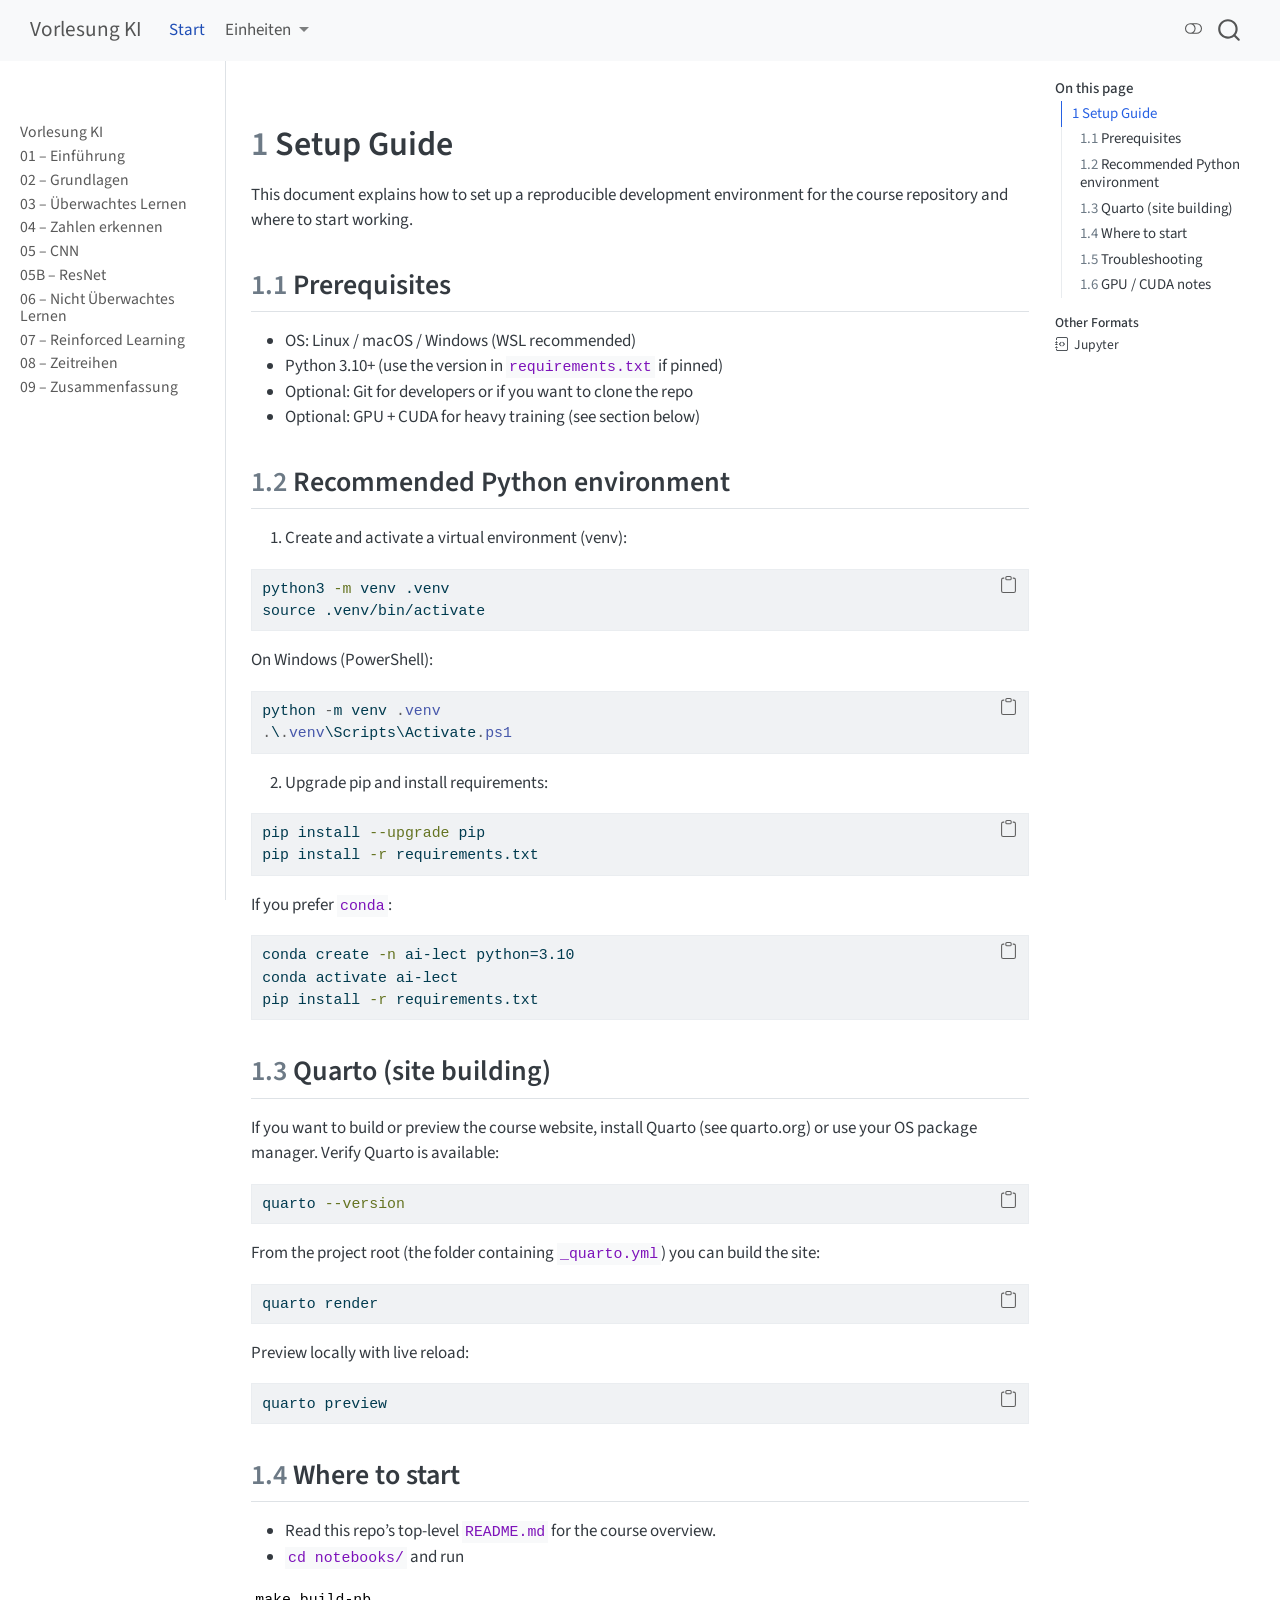
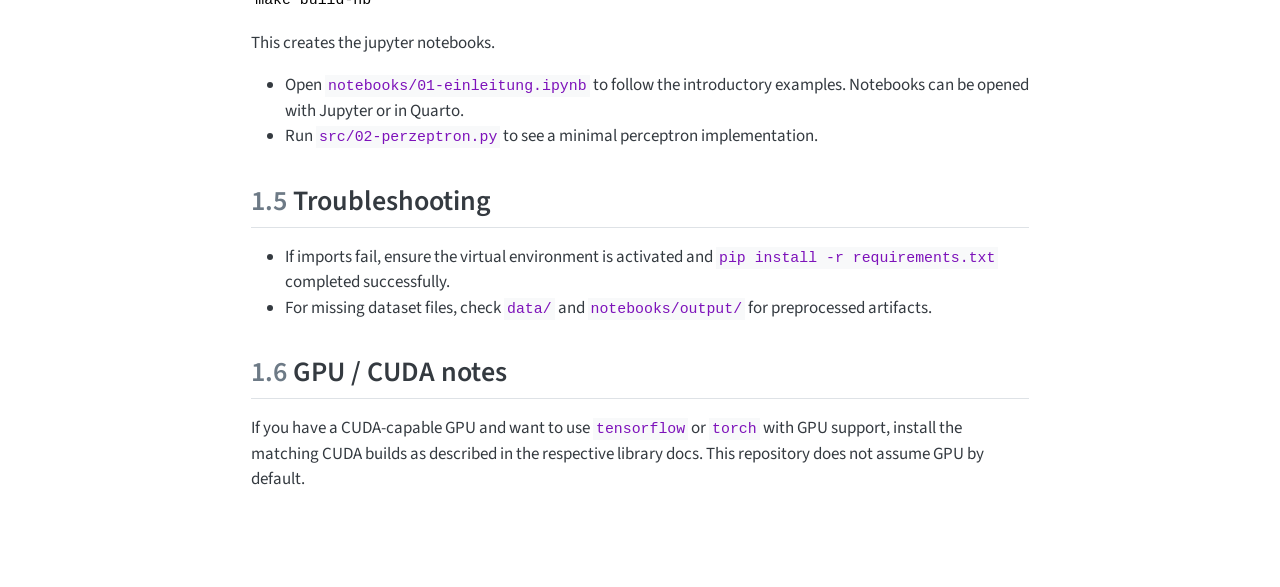
<file: docs/setup.html>
<!DOCTYPE html>
<html xmlns="http://www.w3.org/1999/xhtml" lang="en" xml:lang="en"><head>

<meta charset="utf-8">
<meta name="generator" content="quarto-1.7.34">

<meta name="viewport" content="width=device-width, initial-scale=1.0, user-scalable=yes">


<title>setup – Vorlesung KI</title>
<style>
code{white-space: pre-wrap;}
span.smallcaps{font-variant: small-caps;}
div.columns{display: flex; gap: min(4vw, 1.5em);}
div.column{flex: auto; overflow-x: auto;}
div.hanging-indent{margin-left: 1.5em; text-indent: -1.5em;}
ul.task-list{list-style: none;}
ul.task-list li input[type="checkbox"] {
  width: 0.8em;
  margin: 0 0.8em 0.2em -1em; /* quarto-specific, see https://github.com/quarto-dev/quarto-cli/issues/4556 */ 
  vertical-align: middle;
}
/* CSS for syntax highlighting */
html { -webkit-text-size-adjust: 100%; }
pre > code.sourceCode { white-space: pre; position: relative; }
pre > code.sourceCode > span { display: inline-block; line-height: 1.25; }
pre > code.sourceCode > span:empty { height: 1.2em; }
.sourceCode { overflow: visible; }
code.sourceCode > span { color: inherit; text-decoration: inherit; }
div.sourceCode { margin: 1em 0; }
pre.sourceCode { margin: 0; }
@media screen {
div.sourceCode { overflow: auto; }
}
@media print {
pre > code.sourceCode { white-space: pre-wrap; }
pre > code.sourceCode > span { text-indent: -5em; padding-left: 5em; }
}
pre.numberSource code
  { counter-reset: source-line 0; }
pre.numberSource code > span
  { position: relative; left: -4em; counter-increment: source-line; }
pre.numberSource code > span > a:first-child::before
  { content: counter(source-line);
    position: relative; left: -1em; text-align: right; vertical-align: baseline;
    border: none; display: inline-block;
    -webkit-touch-callout: none; -webkit-user-select: none;
    -khtml-user-select: none; -moz-user-select: none;
    -ms-user-select: none; user-select: none;
    padding: 0 4px; width: 4em;
  }
pre.numberSource { margin-left: 3em;  padding-left: 4px; }
div.sourceCode
  {   }
@media screen {
pre > code.sourceCode > span > a:first-child::before { text-decoration: underline; }
}
</style>


<script src="../site_libs/quarto-nav/quarto-nav.js"></script>
<script src="../site_libs/clipboard/clipboard.min.js"></script>
<script src="../site_libs/quarto-search/autocomplete.umd.js"></script>
<script src="../site_libs/quarto-search/fuse.min.js"></script>
<script src="../site_libs/quarto-search/quarto-search.js"></script>
<meta name="quarto:offset" content="../">
<script src="../site_libs/quarto-html/quarto.js" type="module"></script>
<script src="../site_libs/quarto-html/tabsets/tabsets.js" type="module"></script>
<script src="../site_libs/quarto-html/popper.min.js"></script>
<script src="../site_libs/quarto-html/tippy.umd.min.js"></script>
<script src="../site_libs/quarto-html/anchor.min.js"></script>
<link href="../site_libs/quarto-html/tippy.css" rel="stylesheet">
<link href="../site_libs/quarto-html/quarto-syntax-highlighting-c8ad9e5dbd60b7b70b38521ab19b7da4.css" rel="stylesheet" class="quarto-color-scheme" id="quarto-text-highlighting-styles">
<link href="../site_libs/quarto-html/quarto-syntax-highlighting-dark-befe23ebd2f54d8af2c8a89d1a1611f1.css" rel="stylesheet" class="quarto-color-scheme quarto-color-alternate" id="quarto-text-highlighting-styles">
<link href="../site_libs/quarto-html/quarto-syntax-highlighting-c8ad9e5dbd60b7b70b38521ab19b7da4.css" rel="stylesheet" class="quarto-color-scheme-extra" id="quarto-text-highlighting-styles">
<script src="../site_libs/bootstrap/bootstrap.min.js"></script>
<link href="../site_libs/bootstrap/bootstrap-icons.css" rel="stylesheet">
<link href="../site_libs/bootstrap/bootstrap-1aa49f01253f36e968d0d742ea1053f7.min.css" rel="stylesheet" append-hash="true" class="quarto-color-scheme" id="quarto-bootstrap" data-mode="light">
<link href="../site_libs/bootstrap/bootstrap-dark-d3e56b19467126f3f31cc70e9f4f5c33.min.css" rel="stylesheet" append-hash="true" class="quarto-color-scheme quarto-color-alternate" id="quarto-bootstrap" data-mode="dark">
<link href="../site_libs/bootstrap/bootstrap-1aa49f01253f36e968d0d742ea1053f7.min.css" rel="stylesheet" append-hash="true" class="quarto-color-scheme-extra" id="quarto-bootstrap" data-mode="light">
<script id="quarto-search-options" type="application/json">{
  "location": "navbar",
  "copy-button": false,
  "collapse-after": 3,
  "panel-placement": "end",
  "type": "overlay",
  "limit": 50,
  "keyboard-shortcut": [
    "f",
    "/",
    "s"
  ],
  "show-item-context": false,
  "language": {
    "search-no-results-text": "No results",
    "search-matching-documents-text": "matching documents",
    "search-copy-link-title": "Copy link to search",
    "search-hide-matches-text": "Hide additional matches",
    "search-more-match-text": "more match in this document",
    "search-more-matches-text": "more matches in this document",
    "search-clear-button-title": "Clear",
    "search-text-placeholder": "",
    "search-detached-cancel-button-title": "Cancel",
    "search-submit-button-title": "Submit",
    "search-label": "Search"
  }
}</script>


<link rel="stylesheet" href="../assets/css/styles.scss">
</head>

<body class="nav-sidebar docked nav-fixed quarto-light"><script id="quarto-html-before-body" type="application/javascript">
    const toggleBodyColorMode = (bsSheetEl) => {
      const mode = bsSheetEl.getAttribute("data-mode");
      const bodyEl = window.document.querySelector("body");
      if (mode === "dark") {
        bodyEl.classList.add("quarto-dark");
        bodyEl.classList.remove("quarto-light");
      } else {
        bodyEl.classList.add("quarto-light");
        bodyEl.classList.remove("quarto-dark");
      }
    }
    const toggleBodyColorPrimary = () => {
      const bsSheetEl = window.document.querySelector("link#quarto-bootstrap:not([rel=disabled-stylesheet])");
      if (bsSheetEl) {
        toggleBodyColorMode(bsSheetEl);
      }
    }
    const setColorSchemeToggle = (alternate) => {
      const toggles = window.document.querySelectorAll('.quarto-color-scheme-toggle');
      for (let i=0; i < toggles.length; i++) {
        const toggle = toggles[i];
        if (toggle) {
          if (alternate) {
            toggle.classList.add("alternate");
          } else {
            toggle.classList.remove("alternate");
          }
        }
      }
    };
    const toggleColorMode = (alternate) => {
      // Switch the stylesheets
      const primaryStylesheets = window.document.querySelectorAll('link.quarto-color-scheme:not(.quarto-color-alternate)');
      const alternateStylesheets = window.document.querySelectorAll('link.quarto-color-scheme.quarto-color-alternate');
      manageTransitions('#quarto-margin-sidebar .nav-link', false);
      if (alternate) {
        // note: dark is layered on light, we don't disable primary!
        enableStylesheet(alternateStylesheets);
        for (const sheetNode of alternateStylesheets) {
          if (sheetNode.id === "quarto-bootstrap") {
            toggleBodyColorMode(sheetNode);
          }
        }
      } else {
        disableStylesheet(alternateStylesheets);
        enableStylesheet(primaryStylesheets)
        toggleBodyColorPrimary();
      }
      manageTransitions('#quarto-margin-sidebar .nav-link', true);
      // Switch the toggles
      setColorSchemeToggle(alternate)
      // Hack to workaround the fact that safari doesn't
      // properly recolor the scrollbar when toggling (#1455)
      if (navigator.userAgent.indexOf('Safari') > 0 && navigator.userAgent.indexOf('Chrome') == -1) {
        manageTransitions("body", false);
        window.scrollTo(0, 1);
        setTimeout(() => {
          window.scrollTo(0, 0);
          manageTransitions("body", true);
        }, 40);
      }
    }
    const disableStylesheet = (stylesheets) => {
      for (let i=0; i < stylesheets.length; i++) {
        const stylesheet = stylesheets[i];
        stylesheet.rel = 'disabled-stylesheet';
      }
    }
    const enableStylesheet = (stylesheets) => {
      for (let i=0; i < stylesheets.length; i++) {
        const stylesheet = stylesheets[i];
        if(stylesheet.rel !== 'stylesheet') { // for Chrome, which will still FOUC without this check
          stylesheet.rel = 'stylesheet';
        }
      }
    }
    const manageTransitions = (selector, allowTransitions) => {
      const els = window.document.querySelectorAll(selector);
      for (let i=0; i < els.length; i++) {
        const el = els[i];
        if (allowTransitions) {
          el.classList.remove('notransition');
        } else {
          el.classList.add('notransition');
        }
      }
    }
    const isFileUrl = () => {
      return window.location.protocol === 'file:';
    }
    const hasAlternateSentinel = () => {
      let styleSentinel = getColorSchemeSentinel();
      if (styleSentinel !== null) {
        return styleSentinel === "alternate";
      } else {
        return false;
      }
    }
    const setStyleSentinel = (alternate) => {
      const value = alternate ? "alternate" : "default";
      if (!isFileUrl()) {
        window.localStorage.setItem("quarto-color-scheme", value);
      } else {
        localAlternateSentinel = value;
      }
    }
    const getColorSchemeSentinel = () => {
      if (!isFileUrl()) {
        const storageValue = window.localStorage.getItem("quarto-color-scheme");
        return storageValue != null ? storageValue : localAlternateSentinel;
      } else {
        return localAlternateSentinel;
      }
    }
    const toggleGiscusIfUsed = (isAlternate, darkModeDefault) => {
      const baseTheme = document.querySelector('#giscus-base-theme')?.value ?? 'light';
      const alternateTheme = document.querySelector('#giscus-alt-theme')?.value ?? 'dark';
      let newTheme = '';
      if(authorPrefersDark) {
        newTheme = isAlternate ? baseTheme : alternateTheme;
      } else {
        newTheme = isAlternate ? alternateTheme : baseTheme;
      }
      const changeGiscusTheme = () => {
        // From: https://github.com/giscus/giscus/issues/336
        const sendMessage = (message) => {
          const iframe = document.querySelector('iframe.giscus-frame');
          if (!iframe) return;
          iframe.contentWindow.postMessage({ giscus: message }, 'https://giscus.app');
        }
        sendMessage({
          setConfig: {
            theme: newTheme
          }
        });
      }
      const isGiscussLoaded = window.document.querySelector('iframe.giscus-frame') !== null;
      if (isGiscussLoaded) {
        changeGiscusTheme();
      }
    };
    const authorPrefersDark = false;
    const darkModeDefault = authorPrefersDark;
      document.querySelector('link#quarto-text-highlighting-styles.quarto-color-scheme-extra').rel = 'disabled-stylesheet';
      document.querySelector('link#quarto-bootstrap.quarto-color-scheme-extra').rel = 'disabled-stylesheet';
    let localAlternateSentinel = darkModeDefault ? 'alternate' : 'default';
    // Dark / light mode switch
    window.quartoToggleColorScheme = () => {
      // Read the current dark / light value
      let toAlternate = !hasAlternateSentinel();
      toggleColorMode(toAlternate);
      setStyleSentinel(toAlternate);
      toggleGiscusIfUsed(toAlternate, darkModeDefault);
      window.dispatchEvent(new Event('resize'));
    };
    // Switch to dark mode if need be
    if (hasAlternateSentinel()) {
      toggleColorMode(true);
    } else {
      toggleColorMode(false);
    }
  </script>

<div id="quarto-search-results"></div>
  <header id="quarto-header" class="headroom fixed-top">
    <nav class="navbar navbar-expand-lg " data-bs-theme="dark">
      <div class="navbar-container container-fluid">
      <div class="navbar-brand-container mx-auto">
    <a class="navbar-brand" href="../index.html">
    <span class="navbar-title">Vorlesung KI</span>
    </a>
  </div>
            <div id="quarto-search" class="" title="Search"></div>
          <button class="navbar-toggler" type="button" data-bs-toggle="collapse" data-bs-target="#navbarCollapse" aria-controls="navbarCollapse" role="menu" aria-expanded="false" aria-label="Toggle navigation" onclick="if (window.quartoToggleHeadroom) { window.quartoToggleHeadroom(); }">
  <span class="navbar-toggler-icon"></span>
</button>
          <div class="collapse navbar-collapse" id="navbarCollapse">
            <ul class="navbar-nav navbar-nav-scroll me-auto">
  <li class="nav-item">
    <a class="nav-link active" href="../index.html" aria-current="page"> 
<span class="menu-text">Start</span></a>
  </li>  
  <li class="nav-item dropdown ">
    <a class="nav-link dropdown-toggle" href="#" id="nav-menu-einheiten" role="link" data-bs-toggle="dropdown" aria-expanded="false">
 <span class="menu-text">Einheiten</span>
    </a>
    <ul class="dropdown-menu" aria-labelledby="nav-menu-einheiten">    
        <li>
    <a class="dropdown-item" href="../notebooks/01-einleitung.html">
 <span class="dropdown-text">01 – Einführung</span></a>
  </li>  
        <li>
    <a class="dropdown-item" href="../notebooks/02-perzeptron.html">
 <span class="dropdown-text">02 – Grundlagen</span></a>
  </li>  
        <li>
    <a class="dropdown-item" href="../notebooks/03-ueberwachtes_lernen.html">
 <span class="dropdown-text">03 – Überwachtes Lernen</span></a>
  </li>  
        <li>
    <a class="dropdown-item" href="../notebooks/04-zahlen_erkennen.html">
 <span class="dropdown-text">04 – Zahlen erkennen</span></a>
  </li>  
        <li>
    <a class="dropdown-item" href="../notebooks/05-cnn.html">
 <span class="dropdown-text">05 – CNN</span></a>
  </li>  
        <li>
    <a class="dropdown-item" href="../notebooks/05B-resnet.html">
 <span class="dropdown-text">05B – ResNet</span></a>
  </li>  
        <li>
    <a class="dropdown-item" href="../notebooks/06-nicht_ueberwachtes_lernen.html">
 <span class="dropdown-text">06 – Nicht Überwachtes Lernen</span></a>
  </li>  
        <li>
    <a class="dropdown-item" href="../notebooks/07-reinforced_learning.html">
 <span class="dropdown-text">07 – Reinforced Learning</span></a>
  </li>  
        <li>
    <a class="dropdown-item" href="../notebooks/08-zeitreihen.html">
 <span class="dropdown-text">08 – Zeitreihen</span></a>
  </li>  
        <li>
    <a class="dropdown-item" href="../notebooks/09-zusammenfassung.html">
 <span class="dropdown-text">09 – Zusammenfassung</span></a>
  </li>  
    </ul>
  </li>
</ul>
          </div> <!-- /navcollapse -->
            <div class="quarto-navbar-tools">
  <a href="" class="quarto-color-scheme-toggle quarto-navigation-tool  px-1" onclick="window.quartoToggleColorScheme(); return false;" title="Toggle dark mode"><i class="bi"></i></a>
</div>
      </div> <!-- /container-fluid -->
    </nav>
  <nav class="quarto-secondary-nav">
    <div class="container-fluid d-flex">
      <button type="button" class="quarto-btn-toggle btn" data-bs-toggle="collapse" role="button" data-bs-target=".quarto-sidebar-collapse-item" aria-controls="quarto-sidebar" aria-expanded="false" aria-label="Toggle sidebar navigation" onclick="if (window.quartoToggleHeadroom) { window.quartoToggleHeadroom(); }">
        <i class="bi bi-layout-text-sidebar-reverse"></i>
      </button>
        <nav class="quarto-page-breadcrumbs" aria-label="breadcrumb"><ol class="breadcrumb"></ol></nav>
        <a class="flex-grow-1" role="navigation" data-bs-toggle="collapse" data-bs-target=".quarto-sidebar-collapse-item" aria-controls="quarto-sidebar" aria-expanded="false" aria-label="Toggle sidebar navigation" onclick="if (window.quartoToggleHeadroom) { window.quartoToggleHeadroom(); }">      
        </a>
      <button type="button" class="btn quarto-search-button" aria-label="Search" onclick="window.quartoOpenSearch();">
        <i class="bi bi-search"></i>
      </button>
    </div>
  </nav>
</header>
<!-- content -->
<div id="quarto-content" class="quarto-container page-columns page-rows-contents page-layout-article page-navbar">
<!-- sidebar -->
  <nav id="quarto-sidebar" class="sidebar collapse collapse-horizontal quarto-sidebar-collapse-item sidebar-navigation docked overflow-auto">
        <div class="mt-2 flex-shrink-0 align-items-center">
        <div class="sidebar-search">
        <div id="quarto-search" class="" title="Search"></div>
        </div>
        </div>
    <div class="sidebar-menu-container"> 
    <ul class="list-unstyled mt-1">
        <li class="sidebar-item">
  <div class="sidebar-item-container"> 
  <a href="../index.html" class="sidebar-item-text sidebar-link">
 <span class="menu-text">Vorlesung KI</span></a>
  </div>
</li>
        <li class="sidebar-item">
  <div class="sidebar-item-container"> 
  <a href="../notebooks/01-einleitung.html" class="sidebar-item-text sidebar-link">
 <span class="menu-text">01 – Einführung</span></a>
  </div>
</li>
        <li class="sidebar-item">
  <div class="sidebar-item-container"> 
  <a href="../notebooks/02-perzeptron.html" class="sidebar-item-text sidebar-link">
 <span class="menu-text">02 – Grundlagen</span></a>
  </div>
</li>
        <li class="sidebar-item">
  <div class="sidebar-item-container"> 
  <a href="../notebooks/03-ueberwachtes_lernen.html" class="sidebar-item-text sidebar-link">
 <span class="menu-text">03 – Überwachtes Lernen</span></a>
  </div>
</li>
        <li class="sidebar-item">
  <div class="sidebar-item-container"> 
  <a href="../notebooks/04-zahlen_erkennen.html" class="sidebar-item-text sidebar-link">
 <span class="menu-text">04 – Zahlen erkennen</span></a>
  </div>
</li>
        <li class="sidebar-item">
  <div class="sidebar-item-container"> 
  <a href="../notebooks/05-cnn.html" class="sidebar-item-text sidebar-link">
 <span class="menu-text">05 – CNN</span></a>
  </div>
</li>
        <li class="sidebar-item">
  <div class="sidebar-item-container"> 
  <a href="../notebooks/05B-resnet.html" class="sidebar-item-text sidebar-link">
 <span class="menu-text">05B – ResNet</span></a>
  </div>
</li>
        <li class="sidebar-item">
  <div class="sidebar-item-container"> 
  <a href="../notebooks/06-nicht_ueberwachtes_lernen.html" class="sidebar-item-text sidebar-link">
 <span class="menu-text">06 – Nicht Überwachtes Lernen</span></a>
  </div>
</li>
        <li class="sidebar-item">
  <div class="sidebar-item-container"> 
  <a href="../notebooks/07-reinforced_learning.html" class="sidebar-item-text sidebar-link">
 <span class="menu-text">07 – Reinforced Learning</span></a>
  </div>
</li>
        <li class="sidebar-item">
  <div class="sidebar-item-container"> 
  <a href="../notebooks/08-zeitreihen.html" class="sidebar-item-text sidebar-link">
 <span class="menu-text">08 – Zeitreihen</span></a>
  </div>
</li>
        <li class="sidebar-item">
  <div class="sidebar-item-container"> 
  <a href="../notebooks/09-zusammenfassung.html" class="sidebar-item-text sidebar-link">
 <span class="menu-text">09 – Zusammenfassung</span></a>
  </div>
</li>
    </ul>
    </div>
</nav>
<div id="quarto-sidebar-glass" class="quarto-sidebar-collapse-item" data-bs-toggle="collapse" data-bs-target=".quarto-sidebar-collapse-item"></div>
<!-- margin-sidebar -->
    <div id="quarto-margin-sidebar" class="sidebar margin-sidebar">
        <nav id="TOC" role="doc-toc" class="toc-active">
    <h2 id="toc-title">On this page</h2>
   
  <ul>
  <li><a href="#setup-guide" id="toc-setup-guide" class="nav-link active" data-scroll-target="#setup-guide"><span class="header-section-number">1</span> Setup Guide</a>
  <ul class="collapse">
  <li><a href="#prerequisites" id="toc-prerequisites" class="nav-link" data-scroll-target="#prerequisites"><span class="header-section-number">1.1</span> Prerequisites</a></li>
  <li><a href="#recommended-python-environment" id="toc-recommended-python-environment" class="nav-link" data-scroll-target="#recommended-python-environment"><span class="header-section-number">1.2</span> Recommended Python environment</a></li>
  <li><a href="#quarto-site-building" id="toc-quarto-site-building" class="nav-link" data-scroll-target="#quarto-site-building"><span class="header-section-number">1.3</span> Quarto (site building)</a></li>
  <li><a href="#where-to-start" id="toc-where-to-start" class="nav-link" data-scroll-target="#where-to-start"><span class="header-section-number">1.4</span> Where to start</a></li>
  <li><a href="#troubleshooting" id="toc-troubleshooting" class="nav-link" data-scroll-target="#troubleshooting"><span class="header-section-number">1.5</span> Troubleshooting</a></li>
  <li><a href="#gpu-cuda-notes" id="toc-gpu-cuda-notes" class="nav-link" data-scroll-target="#gpu-cuda-notes"><span class="header-section-number">1.6</span> GPU / CUDA notes</a></li>
  </ul></li>
  </ul>
<div class="quarto-alternate-formats"><h2>Other Formats</h2><ul><li><a href="setup.ipynb" download="setup.ipynb"><i class="bi bi-journal-code"></i>Jupyter</a></li></ul></div></nav>
    </div>
<!-- main -->
<main class="content" id="quarto-document-content"><header id="title-block-header" class="quarto-title-block"></header>





<section id="setup-guide" class="level1" data-number="1">
<h1 data-number="1"><span class="header-section-number">1</span> Setup Guide</h1>
<p>This document explains how to set up a reproducible development environment for the course repository and where to start working.</p>
<section id="prerequisites" class="level2" data-number="1.1">
<h2 data-number="1.1" class="anchored" data-anchor-id="prerequisites"><span class="header-section-number">1.1</span> Prerequisites</h2>
<ul>
<li>OS: Linux / macOS / Windows (WSL recommended)</li>
<li>Python 3.10+ (use the version in <code>requirements.txt</code> if pinned)</li>
<li>Optional: Git for developers or if you want to clone the repo</li>
<li>Optional: GPU + CUDA for heavy training (see section below)</li>
</ul>
</section>
<section id="recommended-python-environment" class="level2" data-number="1.2">
<h2 data-number="1.2" class="anchored" data-anchor-id="recommended-python-environment"><span class="header-section-number">1.2</span> Recommended Python environment</h2>
<ol type="1">
<li>Create and activate a virtual environment (venv):</li>
</ol>
<div class="sourceCode" id="cb1"><pre class="sourceCode bash code-with-copy"><code class="sourceCode bash"><span id="cb1-1"><a href="#cb1-1" aria-hidden="true" tabindex="-1"></a><span class="ex">python3</span> <span class="at">-m</span> venv .venv</span>
<span id="cb1-2"><a href="#cb1-2" aria-hidden="true" tabindex="-1"></a><span class="bu">source</span> .venv/bin/activate</span></code><button title="Copy to Clipboard" class="code-copy-button"><i class="bi"></i></button></pre></div>
<p>On Windows (PowerShell):</p>
<div class="sourceCode" id="cb2"><pre class="sourceCode powershell code-with-copy"><code class="sourceCode powershell"><span id="cb2-1"><a href="#cb2-1" aria-hidden="true" tabindex="-1"></a>python <span class="op">-</span>m venv <span class="op">.</span><span class="fu">venv</span></span>
<span id="cb2-2"><a href="#cb2-2" aria-hidden="true" tabindex="-1"></a><span class="op">.</span>\<span class="op">.</span><span class="fu">venv</span>\Scripts\Activate<span class="op">.</span><span class="fu">ps1</span></span></code><button title="Copy to Clipboard" class="code-copy-button"><i class="bi"></i></button></pre></div>
<ol start="2" type="1">
<li>Upgrade pip and install requirements:</li>
</ol>
<div class="sourceCode" id="cb3"><pre class="sourceCode bash code-with-copy"><code class="sourceCode bash"><span id="cb3-1"><a href="#cb3-1" aria-hidden="true" tabindex="-1"></a><span class="ex">pip</span> install <span class="at">--upgrade</span> pip</span>
<span id="cb3-2"><a href="#cb3-2" aria-hidden="true" tabindex="-1"></a><span class="ex">pip</span> install <span class="at">-r</span> requirements.txt</span></code><button title="Copy to Clipboard" class="code-copy-button"><i class="bi"></i></button></pre></div>
<p>If you prefer <code>conda</code>:</p>
<div class="sourceCode" id="cb4"><pre class="sourceCode bash code-with-copy"><code class="sourceCode bash"><span id="cb4-1"><a href="#cb4-1" aria-hidden="true" tabindex="-1"></a><span class="ex">conda</span> create <span class="at">-n</span> ai-lect python=3.10</span>
<span id="cb4-2"><a href="#cb4-2" aria-hidden="true" tabindex="-1"></a><span class="ex">conda</span> activate ai-lect</span>
<span id="cb4-3"><a href="#cb4-3" aria-hidden="true" tabindex="-1"></a><span class="ex">pip</span> install <span class="at">-r</span> requirements.txt</span></code><button title="Copy to Clipboard" class="code-copy-button"><i class="bi"></i></button></pre></div>
</section>
<section id="quarto-site-building" class="level2" data-number="1.3">
<h2 data-number="1.3" class="anchored" data-anchor-id="quarto-site-building"><span class="header-section-number">1.3</span> Quarto (site building)</h2>
<p>If you want to build or preview the course website, install Quarto (see quarto.org) or use your OS package manager. Verify Quarto is available:</p>
<div class="sourceCode" id="cb5"><pre class="sourceCode bash code-with-copy"><code class="sourceCode bash"><span id="cb5-1"><a href="#cb5-1" aria-hidden="true" tabindex="-1"></a><span class="ex">quarto</span> <span class="at">--version</span></span></code><button title="Copy to Clipboard" class="code-copy-button"><i class="bi"></i></button></pre></div>
<p>From the project root (the folder containing <code>_quarto.yml</code>) you can build the site:</p>
<div class="sourceCode" id="cb6"><pre class="sourceCode bash code-with-copy"><code class="sourceCode bash"><span id="cb6-1"><a href="#cb6-1" aria-hidden="true" tabindex="-1"></a><span class="ex">quarto</span> render</span></code><button title="Copy to Clipboard" class="code-copy-button"><i class="bi"></i></button></pre></div>
<p>Preview locally with live reload:</p>
<div class="sourceCode" id="cb7"><pre class="sourceCode bash code-with-copy"><code class="sourceCode bash"><span id="cb7-1"><a href="#cb7-1" aria-hidden="true" tabindex="-1"></a><span class="ex">quarto</span> preview</span></code><button title="Copy to Clipboard" class="code-copy-button"><i class="bi"></i></button></pre></div>
</section>
<section id="where-to-start" class="level2" data-number="1.4">
<h2 data-number="1.4" class="anchored" data-anchor-id="where-to-start"><span class="header-section-number">1.4</span> Where to start</h2>
<ul>
<li>Read this repo’s top-level <code>README.md</code> for the course overview.</li>
<li><code>cd notebooks/</code> and run</li>
</ul>
<pre><code>make build-nb</code></pre>
<p>This creates the jupyter notebooks.</p>
<ul>
<li>Open <code>notebooks/01-einleitung.ipynb</code> to follow the introductory examples. Notebooks can be opened with Jupyter or in Quarto.</li>
<li>Run <code>src/02-perzeptron.py</code> to see a minimal perceptron implementation.</li>
</ul>
</section>
<section id="troubleshooting" class="level2" data-number="1.5">
<h2 data-number="1.5" class="anchored" data-anchor-id="troubleshooting"><span class="header-section-number">1.5</span> Troubleshooting</h2>
<ul>
<li>If imports fail, ensure the virtual environment is activated and <code>pip install -r requirements.txt</code> completed successfully.</li>
<li>For missing dataset files, check <code>data/</code> and <code>notebooks/output/</code> for preprocessed artifacts.</li>
</ul>
</section>
<section id="gpu-cuda-notes" class="level2" data-number="1.6">
<h2 data-number="1.6" class="anchored" data-anchor-id="gpu-cuda-notes"><span class="header-section-number">1.6</span> GPU / CUDA notes</h2>
<p>If you have a CUDA-capable GPU and want to use <code>tensorflow</code> or <code>torch</code> with GPU support, install the matching CUDA builds as described in the respective library docs. This repository does not assume GPU by default.</p>


</section>
</section>

</main> <!-- /main -->
<script id="quarto-html-after-body" type="application/javascript">
  window.document.addEventListener("DOMContentLoaded", function (event) {
    // Ensure there is a toggle, if there isn't float one in the top right
    if (window.document.querySelector('.quarto-color-scheme-toggle') === null) {
      const a = window.document.createElement('a');
      a.classList.add('top-right');
      a.classList.add('quarto-color-scheme-toggle');
      a.href = "";
      a.onclick = function() { try { window.quartoToggleColorScheme(); } catch {} return false; };
      const i = window.document.createElement("i");
      i.classList.add('bi');
      a.appendChild(i);
      window.document.body.appendChild(a);
    }
    setColorSchemeToggle(hasAlternateSentinel())
    const icon = "";
    const anchorJS = new window.AnchorJS();
    anchorJS.options = {
      placement: 'right',
      icon: icon
    };
    anchorJS.add('.anchored');
    const isCodeAnnotation = (el) => {
      for (const clz of el.classList) {
        if (clz.startsWith('code-annotation-')) {                     
          return true;
        }
      }
      return false;
    }
    const onCopySuccess = function(e) {
      // button target
      const button = e.trigger;
      // don't keep focus
      button.blur();
      // flash "checked"
      button.classList.add('code-copy-button-checked');
      var currentTitle = button.getAttribute("title");
      button.setAttribute("title", "Copied!");
      let tooltip;
      if (window.bootstrap) {
        button.setAttribute("data-bs-toggle", "tooltip");
        button.setAttribute("data-bs-placement", "left");
        button.setAttribute("data-bs-title", "Copied!");
        tooltip = new bootstrap.Tooltip(button, 
          { trigger: "manual", 
            customClass: "code-copy-button-tooltip",
            offset: [0, -8]});
        tooltip.show();    
      }
      setTimeout(function() {
        if (tooltip) {
          tooltip.hide();
          button.removeAttribute("data-bs-title");
          button.removeAttribute("data-bs-toggle");
          button.removeAttribute("data-bs-placement");
        }
        button.setAttribute("title", currentTitle);
        button.classList.remove('code-copy-button-checked');
      }, 1000);
      // clear code selection
      e.clearSelection();
    }
    const getTextToCopy = function(trigger) {
        const codeEl = trigger.previousElementSibling.cloneNode(true);
        for (const childEl of codeEl.children) {
          if (isCodeAnnotation(childEl)) {
            childEl.remove();
          }
        }
        return codeEl.innerText;
    }
    const clipboard = new window.ClipboardJS('.code-copy-button:not([data-in-quarto-modal])', {
      text: getTextToCopy
    });
    clipboard.on('success', onCopySuccess);
    if (window.document.getElementById('quarto-embedded-source-code-modal')) {
      const clipboardModal = new window.ClipboardJS('.code-copy-button[data-in-quarto-modal]', {
        text: getTextToCopy,
        container: window.document.getElementById('quarto-embedded-source-code-modal')
      });
      clipboardModal.on('success', onCopySuccess);
    }
      var localhostRegex = new RegExp(/^(?:http|https):\/\/localhost\:?[0-9]*\//);
      var mailtoRegex = new RegExp(/^mailto:/);
        var filterRegex = new RegExp("https:\/\/ArnoldIntelligence\.github\.io\/KI-Vorlesung\/");
      var isInternal = (href) => {
          return filterRegex.test(href) || localhostRegex.test(href) || mailtoRegex.test(href);
      }
      // Inspect non-navigation links and adorn them if external
     var links = window.document.querySelectorAll('a[href]:not(.nav-link):not(.navbar-brand):not(.toc-action):not(.sidebar-link):not(.sidebar-item-toggle):not(.pagination-link):not(.no-external):not([aria-hidden]):not(.dropdown-item):not(.quarto-navigation-tool):not(.about-link)');
      for (var i=0; i<links.length; i++) {
        const link = links[i];
        if (!isInternal(link.href)) {
          // undo the damage that might have been done by quarto-nav.js in the case of
          // links that we want to consider external
          if (link.dataset.originalHref !== undefined) {
            link.href = link.dataset.originalHref;
          }
        }
      }
    function tippyHover(el, contentFn, onTriggerFn, onUntriggerFn) {
      const config = {
        allowHTML: true,
        maxWidth: 500,
        delay: 100,
        arrow: false,
        appendTo: function(el) {
            return el.parentElement;
        },
        interactive: true,
        interactiveBorder: 10,
        theme: 'quarto',
        placement: 'bottom-start',
      };
      if (contentFn) {
        config.content = contentFn;
      }
      if (onTriggerFn) {
        config.onTrigger = onTriggerFn;
      }
      if (onUntriggerFn) {
        config.onUntrigger = onUntriggerFn;
      }
      window.tippy(el, config); 
    }
    const noterefs = window.document.querySelectorAll('a[role="doc-noteref"]');
    for (var i=0; i<noterefs.length; i++) {
      const ref = noterefs[i];
      tippyHover(ref, function() {
        // use id or data attribute instead here
        let href = ref.getAttribute('data-footnote-href') || ref.getAttribute('href');
        try { href = new URL(href).hash; } catch {}
        const id = href.replace(/^#\/?/, "");
        const note = window.document.getElementById(id);
        if (note) {
          return note.innerHTML;
        } else {
          return "";
        }
      });
    }
    const xrefs = window.document.querySelectorAll('a.quarto-xref');
    const processXRef = (id, note) => {
      // Strip column container classes
      const stripColumnClz = (el) => {
        el.classList.remove("page-full", "page-columns");
        if (el.children) {
          for (const child of el.children) {
            stripColumnClz(child);
          }
        }
      }
      stripColumnClz(note)
      if (id === null || id.startsWith('sec-')) {
        // Special case sections, only their first couple elements
        const container = document.createElement("div");
        if (note.children && note.children.length > 2) {
          container.appendChild(note.children[0].cloneNode(true));
          for (let i = 1; i < note.children.length; i++) {
            const child = note.children[i];
            if (child.tagName === "P" && child.innerText === "") {
              continue;
            } else {
              container.appendChild(child.cloneNode(true));
              break;
            }
          }
          if (window.Quarto?.typesetMath) {
            window.Quarto.typesetMath(container);
          }
          return container.innerHTML
        } else {
          if (window.Quarto?.typesetMath) {
            window.Quarto.typesetMath(note);
          }
          return note.innerHTML;
        }
      } else {
        // Remove any anchor links if they are present
        const anchorLink = note.querySelector('a.anchorjs-link');
        if (anchorLink) {
          anchorLink.remove();
        }
        if (window.Quarto?.typesetMath) {
          window.Quarto.typesetMath(note);
        }
        if (note.classList.contains("callout")) {
          return note.outerHTML;
        } else {
          return note.innerHTML;
        }
      }
    }
    for (var i=0; i<xrefs.length; i++) {
      const xref = xrefs[i];
      tippyHover(xref, undefined, function(instance) {
        instance.disable();
        let url = xref.getAttribute('href');
        let hash = undefined; 
        if (url.startsWith('#')) {
          hash = url;
        } else {
          try { hash = new URL(url).hash; } catch {}
        }
        if (hash) {
          const id = hash.replace(/^#\/?/, "");
          const note = window.document.getElementById(id);
          if (note !== null) {
            try {
              const html = processXRef(id, note.cloneNode(true));
              instance.setContent(html);
            } finally {
              instance.enable();
              instance.show();
            }
          } else {
            // See if we can fetch this
            fetch(url.split('#')[0])
            .then(res => res.text())
            .then(html => {
              const parser = new DOMParser();
              const htmlDoc = parser.parseFromString(html, "text/html");
              const note = htmlDoc.getElementById(id);
              if (note !== null) {
                const html = processXRef(id, note);
                instance.setContent(html);
              } 
            }).finally(() => {
              instance.enable();
              instance.show();
            });
          }
        } else {
          // See if we can fetch a full url (with no hash to target)
          // This is a special case and we should probably do some content thinning / targeting
          fetch(url)
          .then(res => res.text())
          .then(html => {
            const parser = new DOMParser();
            const htmlDoc = parser.parseFromString(html, "text/html");
            const note = htmlDoc.querySelector('main.content');
            if (note !== null) {
              // This should only happen for chapter cross references
              // (since there is no id in the URL)
              // remove the first header
              if (note.children.length > 0 && note.children[0].tagName === "HEADER") {
                note.children[0].remove();
              }
              const html = processXRef(null, note);
              instance.setContent(html);
            } 
          }).finally(() => {
            instance.enable();
            instance.show();
          });
        }
      }, function(instance) {
      });
    }
        let selectedAnnoteEl;
        const selectorForAnnotation = ( cell, annotation) => {
          let cellAttr = 'data-code-cell="' + cell + '"';
          let lineAttr = 'data-code-annotation="' +  annotation + '"';
          const selector = 'span[' + cellAttr + '][' + lineAttr + ']';
          return selector;
        }
        const selectCodeLines = (annoteEl) => {
          const doc = window.document;
          const targetCell = annoteEl.getAttribute("data-target-cell");
          const targetAnnotation = annoteEl.getAttribute("data-target-annotation");
          const annoteSpan = window.document.querySelector(selectorForAnnotation(targetCell, targetAnnotation));
          const lines = annoteSpan.getAttribute("data-code-lines").split(",");
          const lineIds = lines.map((line) => {
            return targetCell + "-" + line;
          })
          let top = null;
          let height = null;
          let parent = null;
          if (lineIds.length > 0) {
              //compute the position of the single el (top and bottom and make a div)
              const el = window.document.getElementById(lineIds[0]);
              top = el.offsetTop;
              height = el.offsetHeight;
              parent = el.parentElement.parentElement;
            if (lineIds.length > 1) {
              const lastEl = window.document.getElementById(lineIds[lineIds.length - 1]);
              const bottom = lastEl.offsetTop + lastEl.offsetHeight;
              height = bottom - top;
            }
            if (top !== null && height !== null && parent !== null) {
              // cook up a div (if necessary) and position it 
              let div = window.document.getElementById("code-annotation-line-highlight");
              if (div === null) {
                div = window.document.createElement("div");
                div.setAttribute("id", "code-annotation-line-highlight");
                div.style.position = 'absolute';
                parent.appendChild(div);
              }
              div.style.top = top - 2 + "px";
              div.style.height = height + 4 + "px";
              div.style.left = 0;
              let gutterDiv = window.document.getElementById("code-annotation-line-highlight-gutter");
              if (gutterDiv === null) {
                gutterDiv = window.document.createElement("div");
                gutterDiv.setAttribute("id", "code-annotation-line-highlight-gutter");
                gutterDiv.style.position = 'absolute';
                const codeCell = window.document.getElementById(targetCell);
                const gutter = codeCell.querySelector('.code-annotation-gutter');
                gutter.appendChild(gutterDiv);
              }
              gutterDiv.style.top = top - 2 + "px";
              gutterDiv.style.height = height + 4 + "px";
            }
            selectedAnnoteEl = annoteEl;
          }
        };
        const unselectCodeLines = () => {
          const elementsIds = ["code-annotation-line-highlight", "code-annotation-line-highlight-gutter"];
          elementsIds.forEach((elId) => {
            const div = window.document.getElementById(elId);
            if (div) {
              div.remove();
            }
          });
          selectedAnnoteEl = undefined;
        };
          // Handle positioning of the toggle
      window.addEventListener(
        "resize",
        throttle(() => {
          elRect = undefined;
          if (selectedAnnoteEl) {
            selectCodeLines(selectedAnnoteEl);
          }
        }, 10)
      );
      function throttle(fn, ms) {
      let throttle = false;
      let timer;
        return (...args) => {
          if(!throttle) { // first call gets through
              fn.apply(this, args);
              throttle = true;
          } else { // all the others get throttled
              if(timer) clearTimeout(timer); // cancel #2
              timer = setTimeout(() => {
                fn.apply(this, args);
                timer = throttle = false;
              }, ms);
          }
        };
      }
        // Attach click handler to the DT
        const annoteDls = window.document.querySelectorAll('dt[data-target-cell]');
        for (const annoteDlNode of annoteDls) {
          annoteDlNode.addEventListener('click', (event) => {
            const clickedEl = event.target;
            if (clickedEl !== selectedAnnoteEl) {
              unselectCodeLines();
              const activeEl = window.document.querySelector('dt[data-target-cell].code-annotation-active');
              if (activeEl) {
                activeEl.classList.remove('code-annotation-active');
              }
              selectCodeLines(clickedEl);
              clickedEl.classList.add('code-annotation-active');
            } else {
              // Unselect the line
              unselectCodeLines();
              clickedEl.classList.remove('code-annotation-active');
            }
          });
        }
    const findCites = (el) => {
      const parentEl = el.parentElement;
      if (parentEl) {
        const cites = parentEl.dataset.cites;
        if (cites) {
          return {
            el,
            cites: cites.split(' ')
          };
        } else {
          return findCites(el.parentElement)
        }
      } else {
        return undefined;
      }
    };
    var bibliorefs = window.document.querySelectorAll('a[role="doc-biblioref"]');
    for (var i=0; i<bibliorefs.length; i++) {
      const ref = bibliorefs[i];
      const citeInfo = findCites(ref);
      if (citeInfo) {
        tippyHover(citeInfo.el, function() {
          var popup = window.document.createElement('div');
          citeInfo.cites.forEach(function(cite) {
            var citeDiv = window.document.createElement('div');
            citeDiv.classList.add('hanging-indent');
            citeDiv.classList.add('csl-entry');
            var biblioDiv = window.document.getElementById('ref-' + cite);
            if (biblioDiv) {
              citeDiv.innerHTML = biblioDiv.innerHTML;
            }
            popup.appendChild(citeDiv);
          });
          return popup.innerHTML;
        });
      }
    }
  });
  </script>
</div> <!-- /content -->




</body></html>
</file>
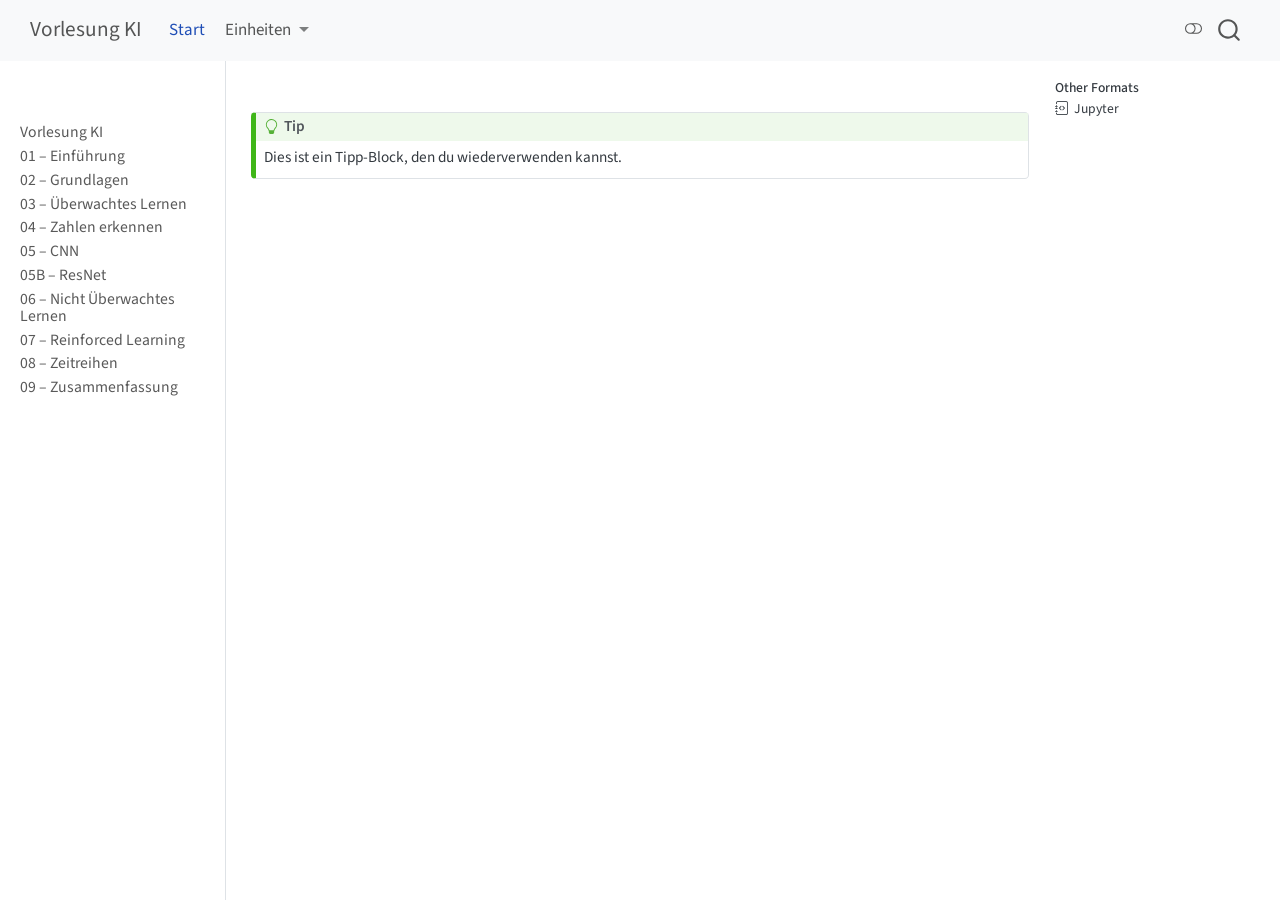
<file: includes/callout-tip.html>
<!DOCTYPE html>
<html xmlns="http://www.w3.org/1999/xhtml" lang="en" xml:lang="en"><head>

<meta charset="utf-8">
<meta name="generator" content="quarto-1.7.34">

<meta name="viewport" content="width=device-width, initial-scale=1.0, user-scalable=yes">


<title>callout-tip – Vorlesung KI</title>
<style>
code{white-space: pre-wrap;}
span.smallcaps{font-variant: small-caps;}
div.columns{display: flex; gap: min(4vw, 1.5em);}
div.column{flex: auto; overflow-x: auto;}
div.hanging-indent{margin-left: 1.5em; text-indent: -1.5em;}
ul.task-list{list-style: none;}
ul.task-list li input[type="checkbox"] {
  width: 0.8em;
  margin: 0 0.8em 0.2em -1em; /* quarto-specific, see https://github.com/quarto-dev/quarto-cli/issues/4556 */ 
  vertical-align: middle;
}
</style>


<script src="../site_libs/quarto-nav/quarto-nav.js"></script>
<script src="../site_libs/clipboard/clipboard.min.js"></script>
<script src="../site_libs/quarto-search/autocomplete.umd.js"></script>
<script src="../site_libs/quarto-search/fuse.min.js"></script>
<script src="../site_libs/quarto-search/quarto-search.js"></script>
<meta name="quarto:offset" content="../">
<script src="../site_libs/quarto-html/quarto.js" type="module"></script>
<script src="../site_libs/quarto-html/tabsets/tabsets.js" type="module"></script>
<script src="../site_libs/quarto-html/popper.min.js"></script>
<script src="../site_libs/quarto-html/tippy.umd.min.js"></script>
<script src="../site_libs/quarto-html/anchor.min.js"></script>
<link href="../site_libs/quarto-html/tippy.css" rel="stylesheet">
<link href="../site_libs/quarto-html/quarto-syntax-highlighting-c8ad9e5dbd60b7b70b38521ab19b7da4.css" rel="stylesheet" class="quarto-color-scheme" id="quarto-text-highlighting-styles">
<link href="../site_libs/quarto-html/quarto-syntax-highlighting-dark-befe23ebd2f54d8af2c8a89d1a1611f1.css" rel="stylesheet" class="quarto-color-scheme quarto-color-alternate" id="quarto-text-highlighting-styles">
<link href="../site_libs/quarto-html/quarto-syntax-highlighting-c8ad9e5dbd60b7b70b38521ab19b7da4.css" rel="stylesheet" class="quarto-color-scheme-extra" id="quarto-text-highlighting-styles">
<script src="../site_libs/bootstrap/bootstrap.min.js"></script>
<link href="../site_libs/bootstrap/bootstrap-icons.css" rel="stylesheet">
<link href="../site_libs/bootstrap/bootstrap-1aa49f01253f36e968d0d742ea1053f7.min.css" rel="stylesheet" append-hash="true" class="quarto-color-scheme" id="quarto-bootstrap" data-mode="light">
<link href="../site_libs/bootstrap/bootstrap-dark-d3e56b19467126f3f31cc70e9f4f5c33.min.css" rel="stylesheet" append-hash="true" class="quarto-color-scheme quarto-color-alternate" id="quarto-bootstrap" data-mode="dark">
<link href="../site_libs/bootstrap/bootstrap-1aa49f01253f36e968d0d742ea1053f7.min.css" rel="stylesheet" append-hash="true" class="quarto-color-scheme-extra" id="quarto-bootstrap" data-mode="light">
<script id="quarto-search-options" type="application/json">{
  "location": "navbar",
  "copy-button": false,
  "collapse-after": 3,
  "panel-placement": "end",
  "type": "overlay",
  "limit": 50,
  "keyboard-shortcut": [
    "f",
    "/",
    "s"
  ],
  "show-item-context": false,
  "language": {
    "search-no-results-text": "No results",
    "search-matching-documents-text": "matching documents",
    "search-copy-link-title": "Copy link to search",
    "search-hide-matches-text": "Hide additional matches",
    "search-more-match-text": "more match in this document",
    "search-more-matches-text": "more matches in this document",
    "search-clear-button-title": "Clear",
    "search-text-placeholder": "",
    "search-detached-cancel-button-title": "Cancel",
    "search-submit-button-title": "Submit",
    "search-label": "Search"
  }
}</script>


<link rel="stylesheet" href="../assets/css/styles.scss">
</head>

<body class="nav-sidebar docked nav-fixed quarto-light"><script id="quarto-html-before-body" type="application/javascript">
    const toggleBodyColorMode = (bsSheetEl) => {
      const mode = bsSheetEl.getAttribute("data-mode");
      const bodyEl = window.document.querySelector("body");
      if (mode === "dark") {
        bodyEl.classList.add("quarto-dark");
        bodyEl.classList.remove("quarto-light");
      } else {
        bodyEl.classList.add("quarto-light");
        bodyEl.classList.remove("quarto-dark");
      }
    }
    const toggleBodyColorPrimary = () => {
      const bsSheetEl = window.document.querySelector("link#quarto-bootstrap:not([rel=disabled-stylesheet])");
      if (bsSheetEl) {
        toggleBodyColorMode(bsSheetEl);
      }
    }
    const setColorSchemeToggle = (alternate) => {
      const toggles = window.document.querySelectorAll('.quarto-color-scheme-toggle');
      for (let i=0; i < toggles.length; i++) {
        const toggle = toggles[i];
        if (toggle) {
          if (alternate) {
            toggle.classList.add("alternate");
          } else {
            toggle.classList.remove("alternate");
          }
        }
      }
    };
    const toggleColorMode = (alternate) => {
      // Switch the stylesheets
      const primaryStylesheets = window.document.querySelectorAll('link.quarto-color-scheme:not(.quarto-color-alternate)');
      const alternateStylesheets = window.document.querySelectorAll('link.quarto-color-scheme.quarto-color-alternate');
      manageTransitions('#quarto-margin-sidebar .nav-link', false);
      if (alternate) {
        // note: dark is layered on light, we don't disable primary!
        enableStylesheet(alternateStylesheets);
        for (const sheetNode of alternateStylesheets) {
          if (sheetNode.id === "quarto-bootstrap") {
            toggleBodyColorMode(sheetNode);
          }
        }
      } else {
        disableStylesheet(alternateStylesheets);
        enableStylesheet(primaryStylesheets)
        toggleBodyColorPrimary();
      }
      manageTransitions('#quarto-margin-sidebar .nav-link', true);
      // Switch the toggles
      setColorSchemeToggle(alternate)
      // Hack to workaround the fact that safari doesn't
      // properly recolor the scrollbar when toggling (#1455)
      if (navigator.userAgent.indexOf('Safari') > 0 && navigator.userAgent.indexOf('Chrome') == -1) {
        manageTransitions("body", false);
        window.scrollTo(0, 1);
        setTimeout(() => {
          window.scrollTo(0, 0);
          manageTransitions("body", true);
        }, 40);
      }
    }
    const disableStylesheet = (stylesheets) => {
      for (let i=0; i < stylesheets.length; i++) {
        const stylesheet = stylesheets[i];
        stylesheet.rel = 'disabled-stylesheet';
      }
    }
    const enableStylesheet = (stylesheets) => {
      for (let i=0; i < stylesheets.length; i++) {
        const stylesheet = stylesheets[i];
        if(stylesheet.rel !== 'stylesheet') { // for Chrome, which will still FOUC without this check
          stylesheet.rel = 'stylesheet';
        }
      }
    }
    const manageTransitions = (selector, allowTransitions) => {
      const els = window.document.querySelectorAll(selector);
      for (let i=0; i < els.length; i++) {
        const el = els[i];
        if (allowTransitions) {
          el.classList.remove('notransition');
        } else {
          el.classList.add('notransition');
        }
      }
    }
    const isFileUrl = () => {
      return window.location.protocol === 'file:';
    }
    const hasAlternateSentinel = () => {
      let styleSentinel = getColorSchemeSentinel();
      if (styleSentinel !== null) {
        return styleSentinel === "alternate";
      } else {
        return false;
      }
    }
    const setStyleSentinel = (alternate) => {
      const value = alternate ? "alternate" : "default";
      if (!isFileUrl()) {
        window.localStorage.setItem("quarto-color-scheme", value);
      } else {
        localAlternateSentinel = value;
      }
    }
    const getColorSchemeSentinel = () => {
      if (!isFileUrl()) {
        const storageValue = window.localStorage.getItem("quarto-color-scheme");
        return storageValue != null ? storageValue : localAlternateSentinel;
      } else {
        return localAlternateSentinel;
      }
    }
    const toggleGiscusIfUsed = (isAlternate, darkModeDefault) => {
      const baseTheme = document.querySelector('#giscus-base-theme')?.value ?? 'light';
      const alternateTheme = document.querySelector('#giscus-alt-theme')?.value ?? 'dark';
      let newTheme = '';
      if(authorPrefersDark) {
        newTheme = isAlternate ? baseTheme : alternateTheme;
      } else {
        newTheme = isAlternate ? alternateTheme : baseTheme;
      }
      const changeGiscusTheme = () => {
        // From: https://github.com/giscus/giscus/issues/336
        const sendMessage = (message) => {
          const iframe = document.querySelector('iframe.giscus-frame');
          if (!iframe) return;
          iframe.contentWindow.postMessage({ giscus: message }, 'https://giscus.app');
        }
        sendMessage({
          setConfig: {
            theme: newTheme
          }
        });
      }
      const isGiscussLoaded = window.document.querySelector('iframe.giscus-frame') !== null;
      if (isGiscussLoaded) {
        changeGiscusTheme();
      }
    };
    const authorPrefersDark = false;
    const darkModeDefault = authorPrefersDark;
      document.querySelector('link#quarto-text-highlighting-styles.quarto-color-scheme-extra').rel = 'disabled-stylesheet';
      document.querySelector('link#quarto-bootstrap.quarto-color-scheme-extra').rel = 'disabled-stylesheet';
    let localAlternateSentinel = darkModeDefault ? 'alternate' : 'default';
    // Dark / light mode switch
    window.quartoToggleColorScheme = () => {
      // Read the current dark / light value
      let toAlternate = !hasAlternateSentinel();
      toggleColorMode(toAlternate);
      setStyleSentinel(toAlternate);
      toggleGiscusIfUsed(toAlternate, darkModeDefault);
      window.dispatchEvent(new Event('resize'));
    };
    // Switch to dark mode if need be
    if (hasAlternateSentinel()) {
      toggleColorMode(true);
    } else {
      toggleColorMode(false);
    }
  </script>

<div id="quarto-search-results"></div>
  <header id="quarto-header" class="headroom fixed-top">
    <nav class="navbar navbar-expand-lg " data-bs-theme="dark">
      <div class="navbar-container container-fluid">
      <div class="navbar-brand-container mx-auto">
    <a class="navbar-brand" href="../index.html">
    <span class="navbar-title">Vorlesung KI</span>
    </a>
  </div>
            <div id="quarto-search" class="" title="Search"></div>
          <button class="navbar-toggler" type="button" data-bs-toggle="collapse" data-bs-target="#navbarCollapse" aria-controls="navbarCollapse" role="menu" aria-expanded="false" aria-label="Toggle navigation" onclick="if (window.quartoToggleHeadroom) { window.quartoToggleHeadroom(); }">
  <span class="navbar-toggler-icon"></span>
</button>
          <div class="collapse navbar-collapse" id="navbarCollapse">
            <ul class="navbar-nav navbar-nav-scroll me-auto">
  <li class="nav-item">
    <a class="nav-link active" href="../index.html" aria-current="page"> 
<span class="menu-text">Start</span></a>
  </li>  
  <li class="nav-item dropdown ">
    <a class="nav-link dropdown-toggle" href="#" id="nav-menu-einheiten" role="link" data-bs-toggle="dropdown" aria-expanded="false">
 <span class="menu-text">Einheiten</span>
    </a>
    <ul class="dropdown-menu" aria-labelledby="nav-menu-einheiten">    
        <li>
    <a class="dropdown-item" href="../notebooks/01-einleitung.html">
 <span class="dropdown-text">01 – Einführung</span></a>
  </li>  
        <li>
    <a class="dropdown-item" href="../notebooks/02-perzeptron.html">
 <span class="dropdown-text">02 – Grundlagen</span></a>
  </li>  
        <li>
    <a class="dropdown-item" href="../notebooks/03-ueberwachtes_lernen.html">
 <span class="dropdown-text">03 – Überwachtes Lernen</span></a>
  </li>  
        <li>
    <a class="dropdown-item" href="../notebooks/04-zahlen_erkennen.html">
 <span class="dropdown-text">04 – Zahlen erkennen</span></a>
  </li>  
        <li>
    <a class="dropdown-item" href="../notebooks/05-cnn.html">
 <span class="dropdown-text">05 – CNN</span></a>
  </li>  
        <li>
    <a class="dropdown-item" href="../notebooks/05B-resnet.html">
 <span class="dropdown-text">05B – ResNet</span></a>
  </li>  
        <li>
    <a class="dropdown-item" href="../notebooks/06-nicht_ueberwachtes_lernen.html">
 <span class="dropdown-text">06 – Nicht Überwachtes Lernen</span></a>
  </li>  
        <li>
    <a class="dropdown-item" href="../notebooks/07-reinforced_learning.html">
 <span class="dropdown-text">07 – Reinforced Learning</span></a>
  </li>  
        <li>
    <a class="dropdown-item" href="../notebooks/08-zeitreihen.html">
 <span class="dropdown-text">08 – Zeitreihen</span></a>
  </li>  
        <li>
    <a class="dropdown-item" href="../notebooks/09-zusammenfassung.html">
 <span class="dropdown-text">09 – Zusammenfassung</span></a>
  </li>  
    </ul>
  </li>
</ul>
          </div> <!-- /navcollapse -->
            <div class="quarto-navbar-tools">
  <a href="" class="quarto-color-scheme-toggle quarto-navigation-tool  px-1" onclick="window.quartoToggleColorScheme(); return false;" title="Toggle dark mode"><i class="bi"></i></a>
</div>
      </div> <!-- /container-fluid -->
    </nav>
  <nav class="quarto-secondary-nav">
    <div class="container-fluid d-flex">
      <button type="button" class="quarto-btn-toggle btn" data-bs-toggle="collapse" role="button" data-bs-target=".quarto-sidebar-collapse-item" aria-controls="quarto-sidebar" aria-expanded="false" aria-label="Toggle sidebar navigation" onclick="if (window.quartoToggleHeadroom) { window.quartoToggleHeadroom(); }">
        <i class="bi bi-layout-text-sidebar-reverse"></i>
      </button>
        <nav class="quarto-page-breadcrumbs" aria-label="breadcrumb"><ol class="breadcrumb"></ol></nav>
        <a class="flex-grow-1" role="navigation" data-bs-toggle="collapse" data-bs-target=".quarto-sidebar-collapse-item" aria-controls="quarto-sidebar" aria-expanded="false" aria-label="Toggle sidebar navigation" onclick="if (window.quartoToggleHeadroom) { window.quartoToggleHeadroom(); }">      
        </a>
      <button type="button" class="btn quarto-search-button" aria-label="Search" onclick="window.quartoOpenSearch();">
        <i class="bi bi-search"></i>
      </button>
    </div>
  </nav>
</header>
<!-- content -->
<div id="quarto-content" class="quarto-container page-columns page-rows-contents page-layout-article page-navbar">
<!-- sidebar -->
  <nav id="quarto-sidebar" class="sidebar collapse collapse-horizontal quarto-sidebar-collapse-item sidebar-navigation docked overflow-auto">
        <div class="mt-2 flex-shrink-0 align-items-center">
        <div class="sidebar-search">
        <div id="quarto-search" class="" title="Search"></div>
        </div>
        </div>
    <div class="sidebar-menu-container"> 
    <ul class="list-unstyled mt-1">
        <li class="sidebar-item">
  <div class="sidebar-item-container"> 
  <a href="../index.html" class="sidebar-item-text sidebar-link">
 <span class="menu-text">Vorlesung KI</span></a>
  </div>
</li>
        <li class="sidebar-item">
  <div class="sidebar-item-container"> 
  <a href="../notebooks/01-einleitung.html" class="sidebar-item-text sidebar-link">
 <span class="menu-text">01 – Einführung</span></a>
  </div>
</li>
        <li class="sidebar-item">
  <div class="sidebar-item-container"> 
  <a href="../notebooks/02-perzeptron.html" class="sidebar-item-text sidebar-link">
 <span class="menu-text">02 – Grundlagen</span></a>
  </div>
</li>
        <li class="sidebar-item">
  <div class="sidebar-item-container"> 
  <a href="../notebooks/03-ueberwachtes_lernen.html" class="sidebar-item-text sidebar-link">
 <span class="menu-text">03 – Überwachtes Lernen</span></a>
  </div>
</li>
        <li class="sidebar-item">
  <div class="sidebar-item-container"> 
  <a href="../notebooks/04-zahlen_erkennen.html" class="sidebar-item-text sidebar-link">
 <span class="menu-text">04 – Zahlen erkennen</span></a>
  </div>
</li>
        <li class="sidebar-item">
  <div class="sidebar-item-container"> 
  <a href="../notebooks/05-cnn.html" class="sidebar-item-text sidebar-link">
 <span class="menu-text">05 – CNN</span></a>
  </div>
</li>
        <li class="sidebar-item">
  <div class="sidebar-item-container"> 
  <a href="../notebooks/05B-resnet.html" class="sidebar-item-text sidebar-link">
 <span class="menu-text">05B – ResNet</span></a>
  </div>
</li>
        <li class="sidebar-item">
  <div class="sidebar-item-container"> 
  <a href="../notebooks/06-nicht_ueberwachtes_lernen.html" class="sidebar-item-text sidebar-link">
 <span class="menu-text">06 – Nicht Überwachtes Lernen</span></a>
  </div>
</li>
        <li class="sidebar-item">
  <div class="sidebar-item-container"> 
  <a href="../notebooks/07-reinforced_learning.html" class="sidebar-item-text sidebar-link">
 <span class="menu-text">07 – Reinforced Learning</span></a>
  </div>
</li>
        <li class="sidebar-item">
  <div class="sidebar-item-container"> 
  <a href="../notebooks/08-zeitreihen.html" class="sidebar-item-text sidebar-link">
 <span class="menu-text">08 – Zeitreihen</span></a>
  </div>
</li>
        <li class="sidebar-item">
  <div class="sidebar-item-container"> 
  <a href="../notebooks/09-zusammenfassung.html" class="sidebar-item-text sidebar-link">
 <span class="menu-text">09 – Zusammenfassung</span></a>
  </div>
</li>
    </ul>
    </div>
</nav>
<div id="quarto-sidebar-glass" class="quarto-sidebar-collapse-item" data-bs-toggle="collapse" data-bs-target=".quarto-sidebar-collapse-item"></div>
<!-- margin-sidebar -->
    <div id="quarto-margin-sidebar" class="sidebar margin-sidebar">
        
    <div class="quarto-alternate-formats"><h2>Other Formats</h2><ul><li><a href="callout-tip.ipynb" download="callout-tip.ipynb"><i class="bi bi-journal-code"></i>Jupyter</a></li></ul></div></div>
<!-- main -->
<main class="content" id="quarto-document-content"><header id="title-block-header" class="quarto-title-block"></header>





<div class="callout callout-style-default callout-tip callout-titled">
<div class="callout-header d-flex align-content-center">
<div class="callout-icon-container">
<i class="callout-icon"></i>
</div>
<div class="callout-title-container flex-fill">
Tip
</div>
</div>
<div class="callout-body-container callout-body">
<p>Dies ist ein Tipp-Block, den du wiederverwenden kannst.</p>
</div>
</div>



</main> <!-- /main -->
<script id="quarto-html-after-body" type="application/javascript">
  window.document.addEventListener("DOMContentLoaded", function (event) {
    // Ensure there is a toggle, if there isn't float one in the top right
    if (window.document.querySelector('.quarto-color-scheme-toggle') === null) {
      const a = window.document.createElement('a');
      a.classList.add('top-right');
      a.classList.add('quarto-color-scheme-toggle');
      a.href = "";
      a.onclick = function() { try { window.quartoToggleColorScheme(); } catch {} return false; };
      const i = window.document.createElement("i");
      i.classList.add('bi');
      a.appendChild(i);
      window.document.body.appendChild(a);
    }
    setColorSchemeToggle(hasAlternateSentinel())
    const icon = "";
    const anchorJS = new window.AnchorJS();
    anchorJS.options = {
      placement: 'right',
      icon: icon
    };
    anchorJS.add('.anchored');
    const isCodeAnnotation = (el) => {
      for (const clz of el.classList) {
        if (clz.startsWith('code-annotation-')) {                     
          return true;
        }
      }
      return false;
    }
    const onCopySuccess = function(e) {
      // button target
      const button = e.trigger;
      // don't keep focus
      button.blur();
      // flash "checked"
      button.classList.add('code-copy-button-checked');
      var currentTitle = button.getAttribute("title");
      button.setAttribute("title", "Copied!");
      let tooltip;
      if (window.bootstrap) {
        button.setAttribute("data-bs-toggle", "tooltip");
        button.setAttribute("data-bs-placement", "left");
        button.setAttribute("data-bs-title", "Copied!");
        tooltip = new bootstrap.Tooltip(button, 
          { trigger: "manual", 
            customClass: "code-copy-button-tooltip",
            offset: [0, -8]});
        tooltip.show();    
      }
      setTimeout(function() {
        if (tooltip) {
          tooltip.hide();
          button.removeAttribute("data-bs-title");
          button.removeAttribute("data-bs-toggle");
          button.removeAttribute("data-bs-placement");
        }
        button.setAttribute("title", currentTitle);
        button.classList.remove('code-copy-button-checked');
      }, 1000);
      // clear code selection
      e.clearSelection();
    }
    const getTextToCopy = function(trigger) {
        const codeEl = trigger.previousElementSibling.cloneNode(true);
        for (const childEl of codeEl.children) {
          if (isCodeAnnotation(childEl)) {
            childEl.remove();
          }
        }
        return codeEl.innerText;
    }
    const clipboard = new window.ClipboardJS('.code-copy-button:not([data-in-quarto-modal])', {
      text: getTextToCopy
    });
    clipboard.on('success', onCopySuccess);
    if (window.document.getElementById('quarto-embedded-source-code-modal')) {
      const clipboardModal = new window.ClipboardJS('.code-copy-button[data-in-quarto-modal]', {
        text: getTextToCopy,
        container: window.document.getElementById('quarto-embedded-source-code-modal')
      });
      clipboardModal.on('success', onCopySuccess);
    }
      var localhostRegex = new RegExp(/^(?:http|https):\/\/localhost\:?[0-9]*\//);
      var mailtoRegex = new RegExp(/^mailto:/);
        var filterRegex = new RegExp("https:\/\/ArnoldIntelligence\.github\.io\/KI-Vorlesung\/");
      var isInternal = (href) => {
          return filterRegex.test(href) || localhostRegex.test(href) || mailtoRegex.test(href);
      }
      // Inspect non-navigation links and adorn them if external
     var links = window.document.querySelectorAll('a[href]:not(.nav-link):not(.navbar-brand):not(.toc-action):not(.sidebar-link):not(.sidebar-item-toggle):not(.pagination-link):not(.no-external):not([aria-hidden]):not(.dropdown-item):not(.quarto-navigation-tool):not(.about-link)');
      for (var i=0; i<links.length; i++) {
        const link = links[i];
        if (!isInternal(link.href)) {
          // undo the damage that might have been done by quarto-nav.js in the case of
          // links that we want to consider external
          if (link.dataset.originalHref !== undefined) {
            link.href = link.dataset.originalHref;
          }
        }
      }
    function tippyHover(el, contentFn, onTriggerFn, onUntriggerFn) {
      const config = {
        allowHTML: true,
        maxWidth: 500,
        delay: 100,
        arrow: false,
        appendTo: function(el) {
            return el.parentElement;
        },
        interactive: true,
        interactiveBorder: 10,
        theme: 'quarto',
        placement: 'bottom-start',
      };
      if (contentFn) {
        config.content = contentFn;
      }
      if (onTriggerFn) {
        config.onTrigger = onTriggerFn;
      }
      if (onUntriggerFn) {
        config.onUntrigger = onUntriggerFn;
      }
      window.tippy(el, config); 
    }
    const noterefs = window.document.querySelectorAll('a[role="doc-noteref"]');
    for (var i=0; i<noterefs.length; i++) {
      const ref = noterefs[i];
      tippyHover(ref, function() {
        // use id or data attribute instead here
        let href = ref.getAttribute('data-footnote-href') || ref.getAttribute('href');
        try { href = new URL(href).hash; } catch {}
        const id = href.replace(/^#\/?/, "");
        const note = window.document.getElementById(id);
        if (note) {
          return note.innerHTML;
        } else {
          return "";
        }
      });
    }
    const xrefs = window.document.querySelectorAll('a.quarto-xref');
    const processXRef = (id, note) => {
      // Strip column container classes
      const stripColumnClz = (el) => {
        el.classList.remove("page-full", "page-columns");
        if (el.children) {
          for (const child of el.children) {
            stripColumnClz(child);
          }
        }
      }
      stripColumnClz(note)
      if (id === null || id.startsWith('sec-')) {
        // Special case sections, only their first couple elements
        const container = document.createElement("div");
        if (note.children && note.children.length > 2) {
          container.appendChild(note.children[0].cloneNode(true));
          for (let i = 1; i < note.children.length; i++) {
            const child = note.children[i];
            if (child.tagName === "P" && child.innerText === "") {
              continue;
            } else {
              container.appendChild(child.cloneNode(true));
              break;
            }
          }
          if (window.Quarto?.typesetMath) {
            window.Quarto.typesetMath(container);
          }
          return container.innerHTML
        } else {
          if (window.Quarto?.typesetMath) {
            window.Quarto.typesetMath(note);
          }
          return note.innerHTML;
        }
      } else {
        // Remove any anchor links if they are present
        const anchorLink = note.querySelector('a.anchorjs-link');
        if (anchorLink) {
          anchorLink.remove();
        }
        if (window.Quarto?.typesetMath) {
          window.Quarto.typesetMath(note);
        }
        if (note.classList.contains("callout")) {
          return note.outerHTML;
        } else {
          return note.innerHTML;
        }
      }
    }
    for (var i=0; i<xrefs.length; i++) {
      const xref = xrefs[i];
      tippyHover(xref, undefined, function(instance) {
        instance.disable();
        let url = xref.getAttribute('href');
        let hash = undefined; 
        if (url.startsWith('#')) {
          hash = url;
        } else {
          try { hash = new URL(url).hash; } catch {}
        }
        if (hash) {
          const id = hash.replace(/^#\/?/, "");
          const note = window.document.getElementById(id);
          if (note !== null) {
            try {
              const html = processXRef(id, note.cloneNode(true));
              instance.setContent(html);
            } finally {
              instance.enable();
              instance.show();
            }
          } else {
            // See if we can fetch this
            fetch(url.split('#')[0])
            .then(res => res.text())
            .then(html => {
              const parser = new DOMParser();
              const htmlDoc = parser.parseFromString(html, "text/html");
              const note = htmlDoc.getElementById(id);
              if (note !== null) {
                const html = processXRef(id, note);
                instance.setContent(html);
              } 
            }).finally(() => {
              instance.enable();
              instance.show();
            });
          }
        } else {
          // See if we can fetch a full url (with no hash to target)
          // This is a special case and we should probably do some content thinning / targeting
          fetch(url)
          .then(res => res.text())
          .then(html => {
            const parser = new DOMParser();
            const htmlDoc = parser.parseFromString(html, "text/html");
            const note = htmlDoc.querySelector('main.content');
            if (note !== null) {
              // This should only happen for chapter cross references
              // (since there is no id in the URL)
              // remove the first header
              if (note.children.length > 0 && note.children[0].tagName === "HEADER") {
                note.children[0].remove();
              }
              const html = processXRef(null, note);
              instance.setContent(html);
            } 
          }).finally(() => {
            instance.enable();
            instance.show();
          });
        }
      }, function(instance) {
      });
    }
        let selectedAnnoteEl;
        const selectorForAnnotation = ( cell, annotation) => {
          let cellAttr = 'data-code-cell="' + cell + '"';
          let lineAttr = 'data-code-annotation="' +  annotation + '"';
          const selector = 'span[' + cellAttr + '][' + lineAttr + ']';
          return selector;
        }
        const selectCodeLines = (annoteEl) => {
          const doc = window.document;
          const targetCell = annoteEl.getAttribute("data-target-cell");
          const targetAnnotation = annoteEl.getAttribute("data-target-annotation");
          const annoteSpan = window.document.querySelector(selectorForAnnotation(targetCell, targetAnnotation));
          const lines = annoteSpan.getAttribute("data-code-lines").split(",");
          const lineIds = lines.map((line) => {
            return targetCell + "-" + line;
          })
          let top = null;
          let height = null;
          let parent = null;
          if (lineIds.length > 0) {
              //compute the position of the single el (top and bottom and make a div)
              const el = window.document.getElementById(lineIds[0]);
              top = el.offsetTop;
              height = el.offsetHeight;
              parent = el.parentElement.parentElement;
            if (lineIds.length > 1) {
              const lastEl = window.document.getElementById(lineIds[lineIds.length - 1]);
              const bottom = lastEl.offsetTop + lastEl.offsetHeight;
              height = bottom - top;
            }
            if (top !== null && height !== null && parent !== null) {
              // cook up a div (if necessary) and position it 
              let div = window.document.getElementById("code-annotation-line-highlight");
              if (div === null) {
                div = window.document.createElement("div");
                div.setAttribute("id", "code-annotation-line-highlight");
                div.style.position = 'absolute';
                parent.appendChild(div);
              }
              div.style.top = top - 2 + "px";
              div.style.height = height + 4 + "px";
              div.style.left = 0;
              let gutterDiv = window.document.getElementById("code-annotation-line-highlight-gutter");
              if (gutterDiv === null) {
                gutterDiv = window.document.createElement("div");
                gutterDiv.setAttribute("id", "code-annotation-line-highlight-gutter");
                gutterDiv.style.position = 'absolute';
                const codeCell = window.document.getElementById(targetCell);
                const gutter = codeCell.querySelector('.code-annotation-gutter');
                gutter.appendChild(gutterDiv);
              }
              gutterDiv.style.top = top - 2 + "px";
              gutterDiv.style.height = height + 4 + "px";
            }
            selectedAnnoteEl = annoteEl;
          }
        };
        const unselectCodeLines = () => {
          const elementsIds = ["code-annotation-line-highlight", "code-annotation-line-highlight-gutter"];
          elementsIds.forEach((elId) => {
            const div = window.document.getElementById(elId);
            if (div) {
              div.remove();
            }
          });
          selectedAnnoteEl = undefined;
        };
          // Handle positioning of the toggle
      window.addEventListener(
        "resize",
        throttle(() => {
          elRect = undefined;
          if (selectedAnnoteEl) {
            selectCodeLines(selectedAnnoteEl);
          }
        }, 10)
      );
      function throttle(fn, ms) {
      let throttle = false;
      let timer;
        return (...args) => {
          if(!throttle) { // first call gets through
              fn.apply(this, args);
              throttle = true;
          } else { // all the others get throttled
              if(timer) clearTimeout(timer); // cancel #2
              timer = setTimeout(() => {
                fn.apply(this, args);
                timer = throttle = false;
              }, ms);
          }
        };
      }
        // Attach click handler to the DT
        const annoteDls = window.document.querySelectorAll('dt[data-target-cell]');
        for (const annoteDlNode of annoteDls) {
          annoteDlNode.addEventListener('click', (event) => {
            const clickedEl = event.target;
            if (clickedEl !== selectedAnnoteEl) {
              unselectCodeLines();
              const activeEl = window.document.querySelector('dt[data-target-cell].code-annotation-active');
              if (activeEl) {
                activeEl.classList.remove('code-annotation-active');
              }
              selectCodeLines(clickedEl);
              clickedEl.classList.add('code-annotation-active');
            } else {
              // Unselect the line
              unselectCodeLines();
              clickedEl.classList.remove('code-annotation-active');
            }
          });
        }
    const findCites = (el) => {
      const parentEl = el.parentElement;
      if (parentEl) {
        const cites = parentEl.dataset.cites;
        if (cites) {
          return {
            el,
            cites: cites.split(' ')
          };
        } else {
          return findCites(el.parentElement)
        }
      } else {
        return undefined;
      }
    };
    var bibliorefs = window.document.querySelectorAll('a[role="doc-biblioref"]');
    for (var i=0; i<bibliorefs.length; i++) {
      const ref = bibliorefs[i];
      const citeInfo = findCites(ref);
      if (citeInfo) {
        tippyHover(citeInfo.el, function() {
          var popup = window.document.createElement('div');
          citeInfo.cites.forEach(function(cite) {
            var citeDiv = window.document.createElement('div');
            citeDiv.classList.add('hanging-indent');
            citeDiv.classList.add('csl-entry');
            var biblioDiv = window.document.getElementById('ref-' + cite);
            if (biblioDiv) {
              citeDiv.innerHTML = biblioDiv.innerHTML;
            }
            popup.appendChild(citeDiv);
          });
          return popup.innerHTML;
        });
      }
    }
  });
  </script>
</div> <!-- /content -->




</body></html>
</file>
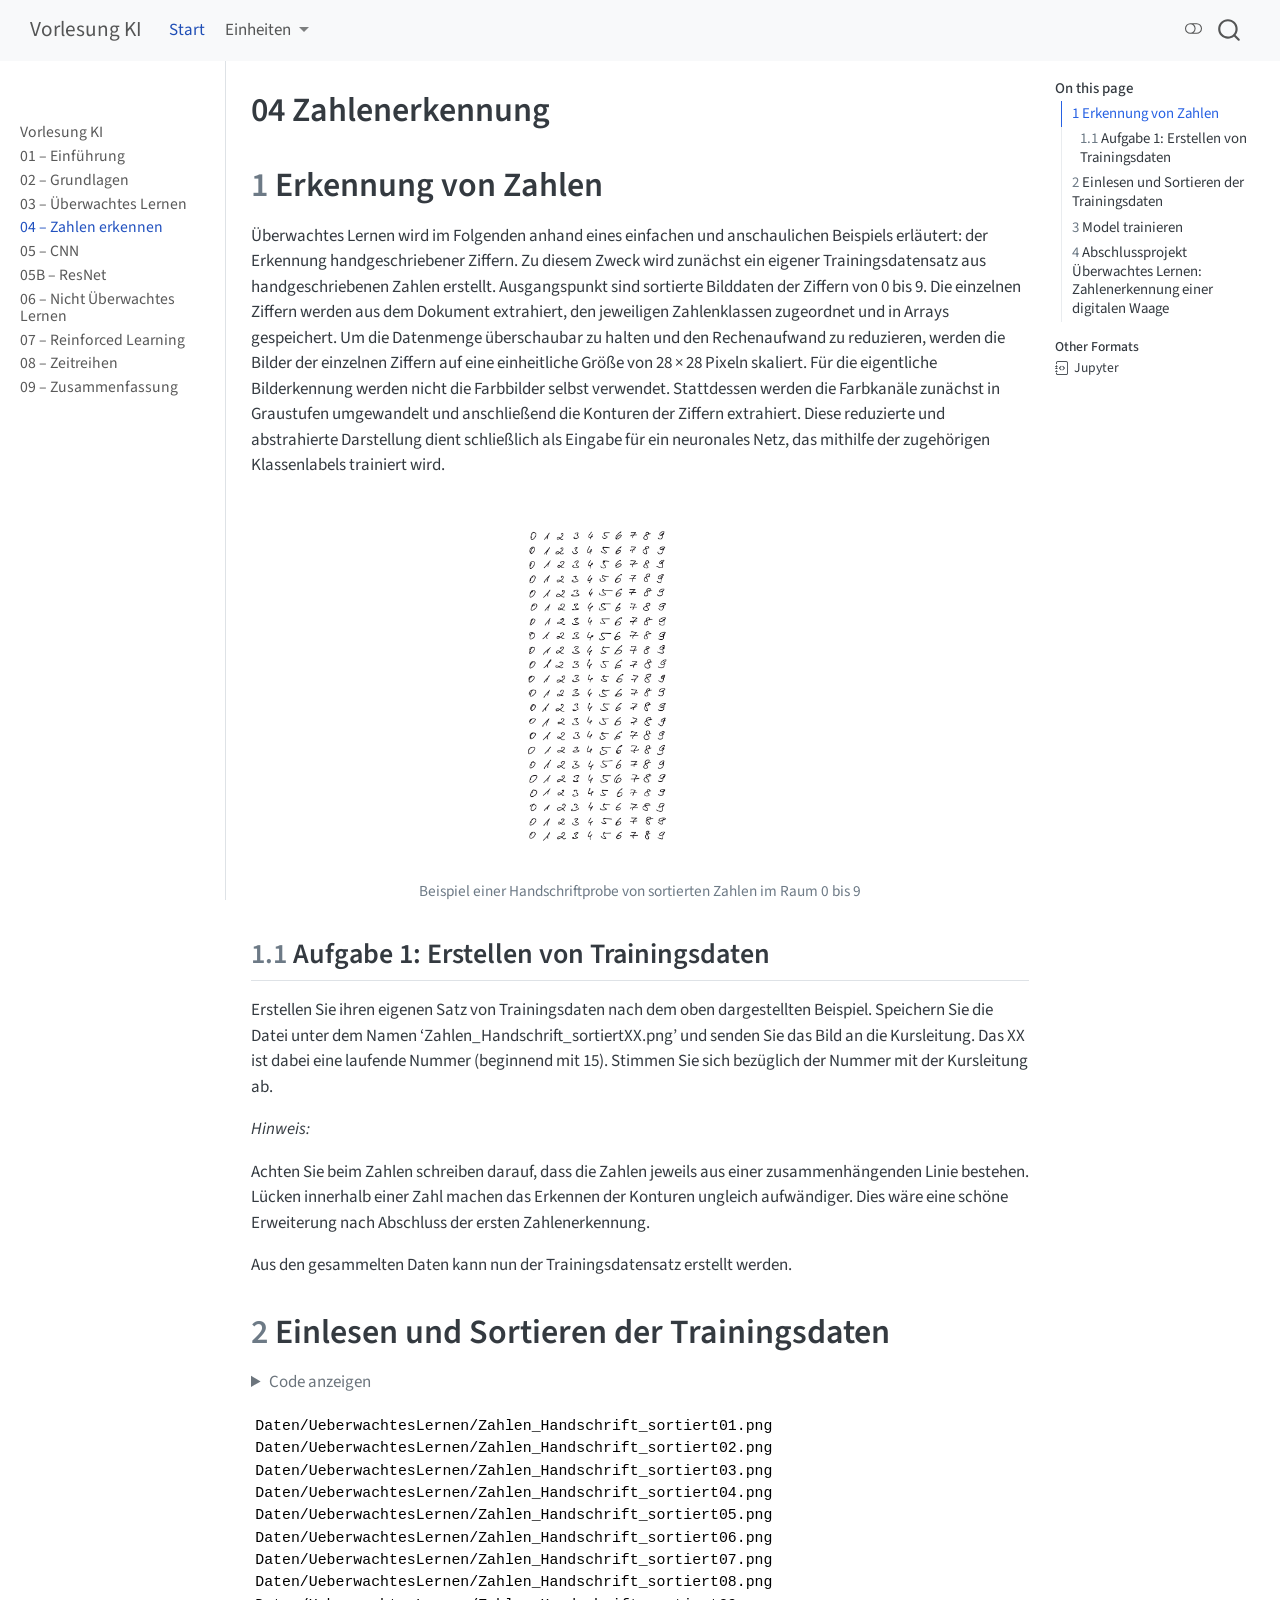
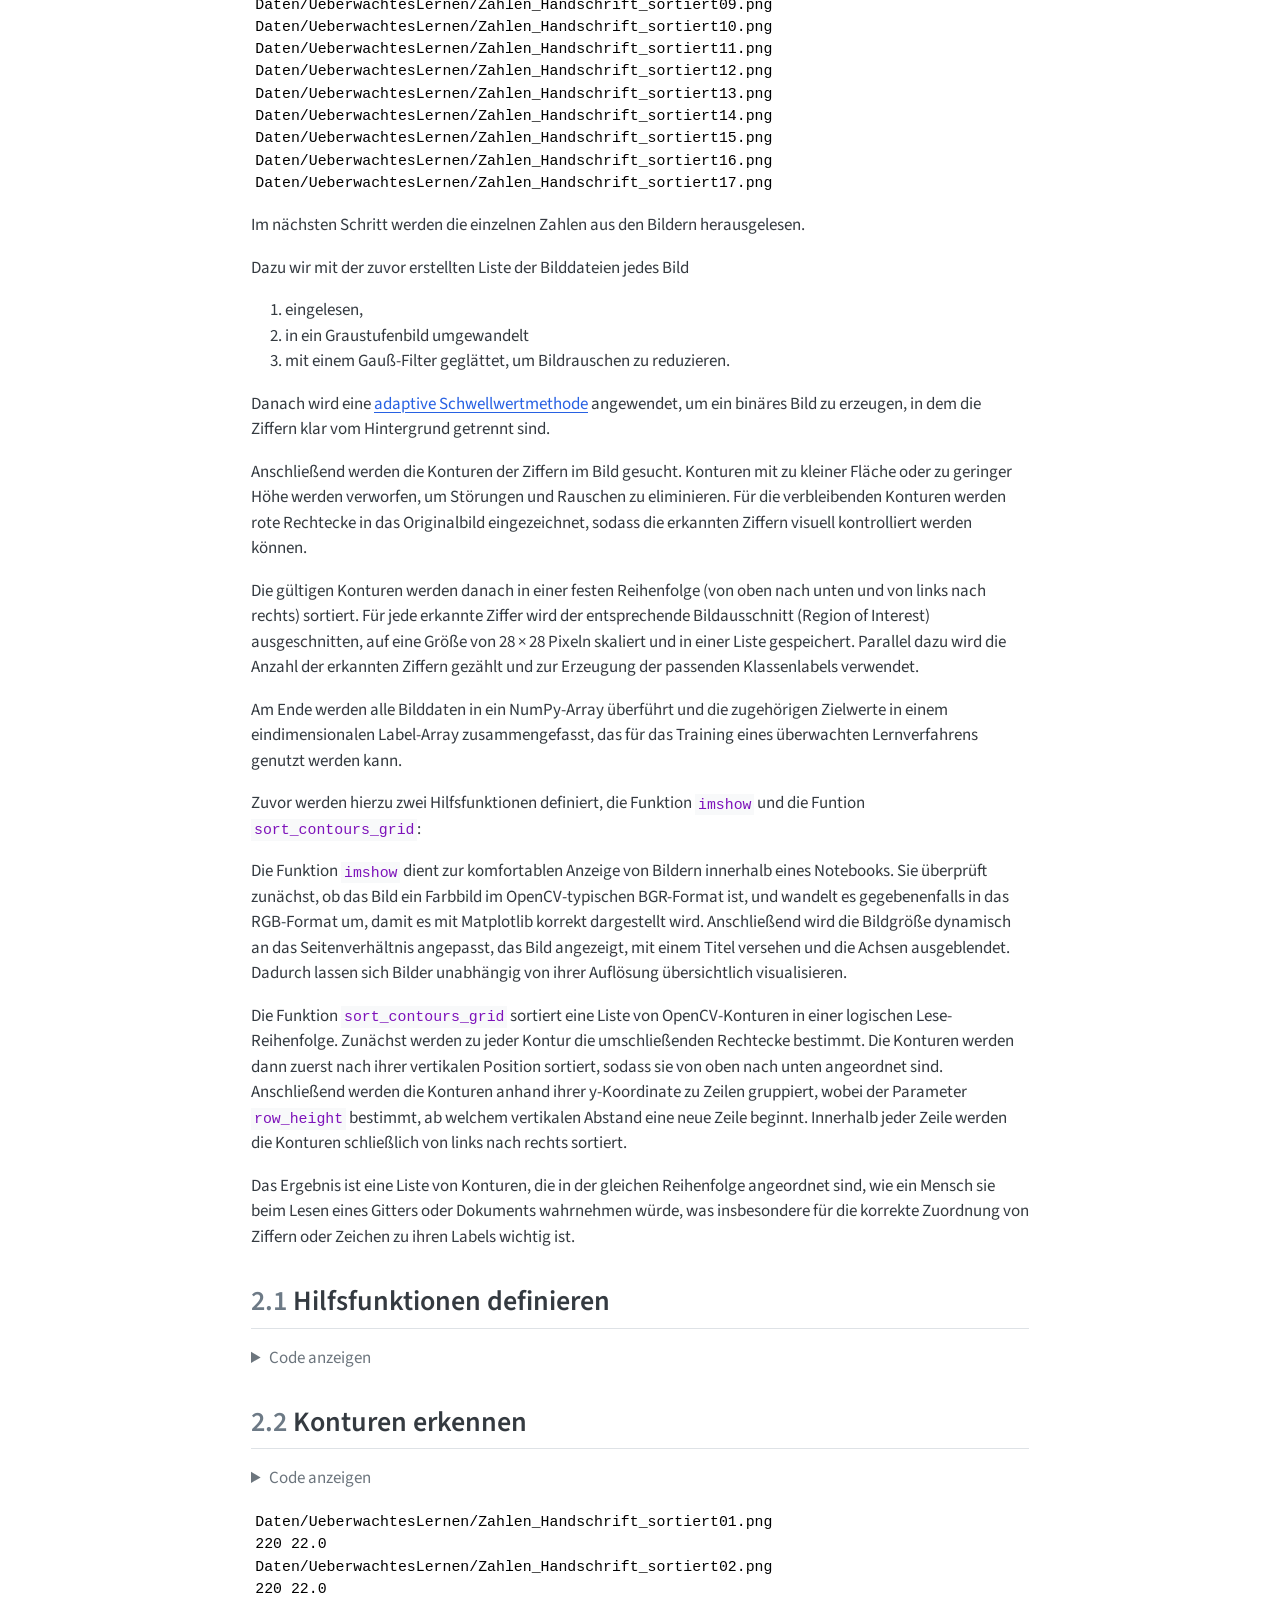
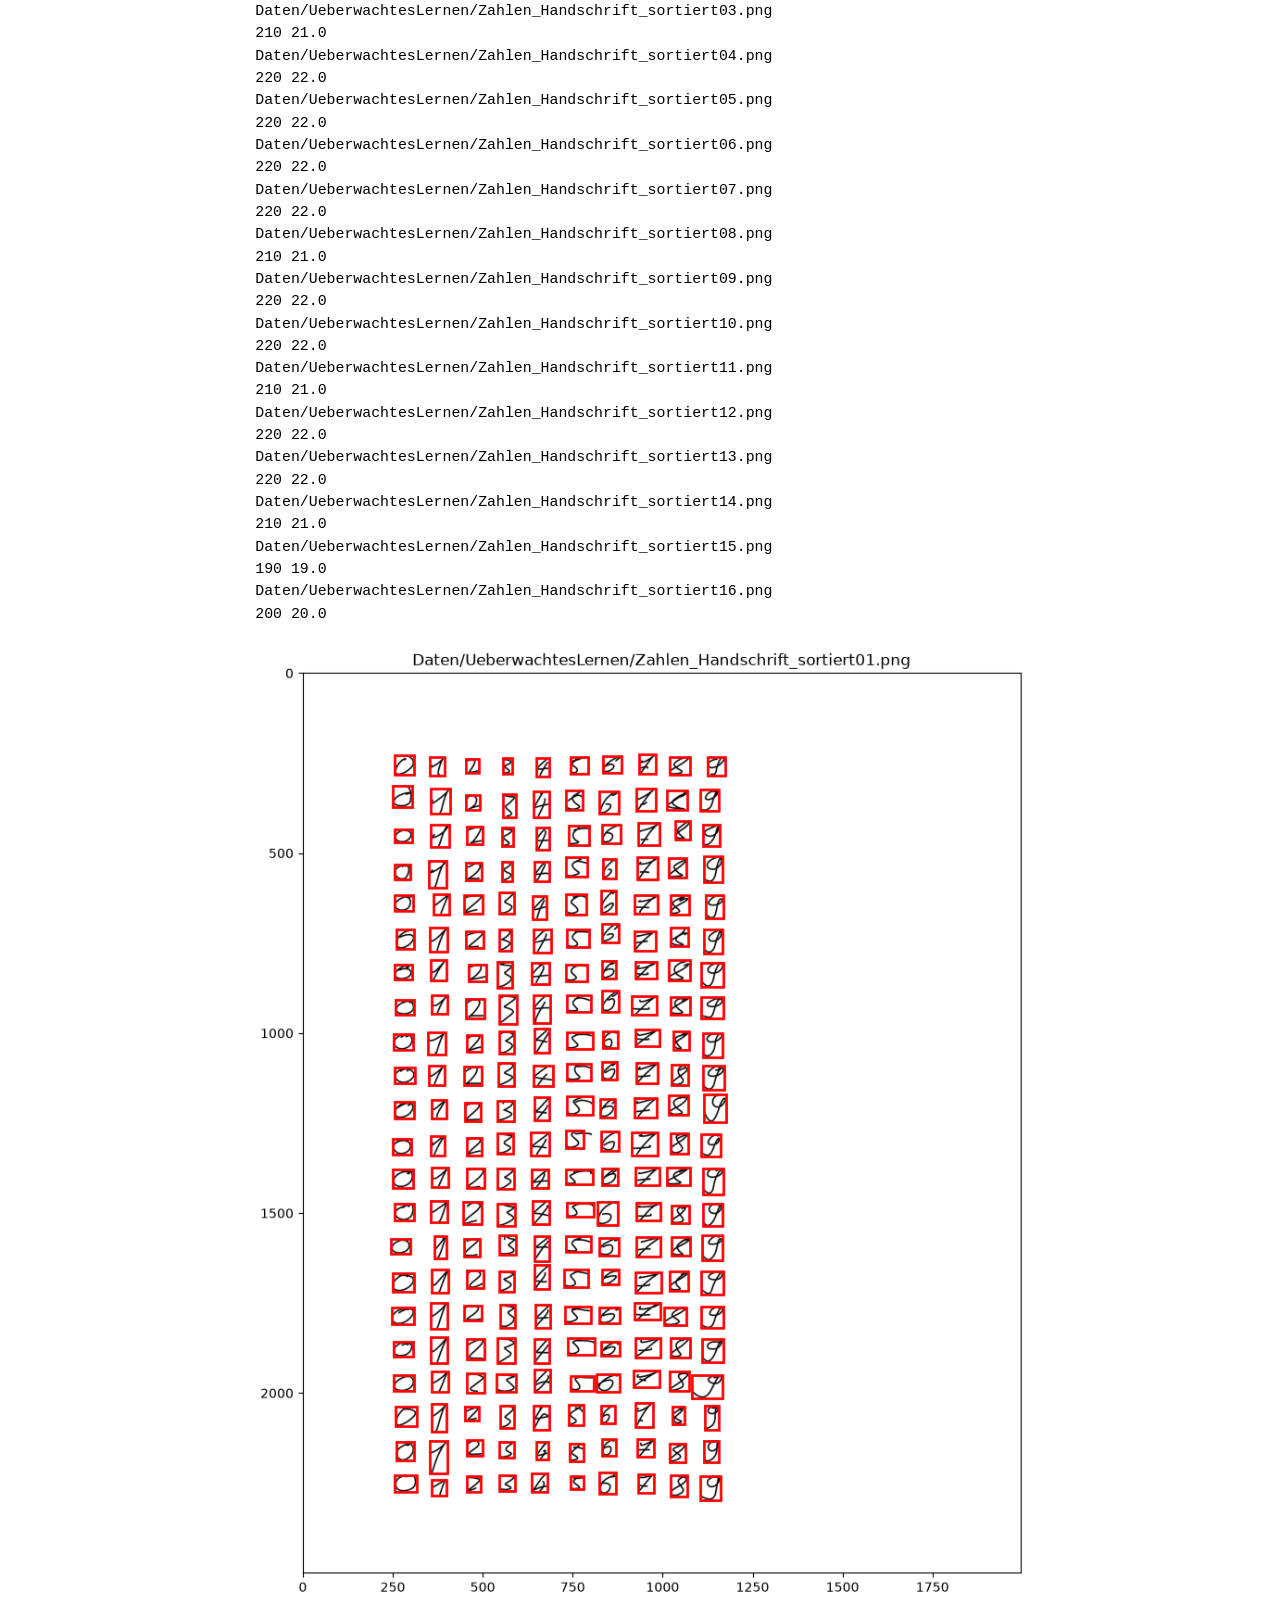
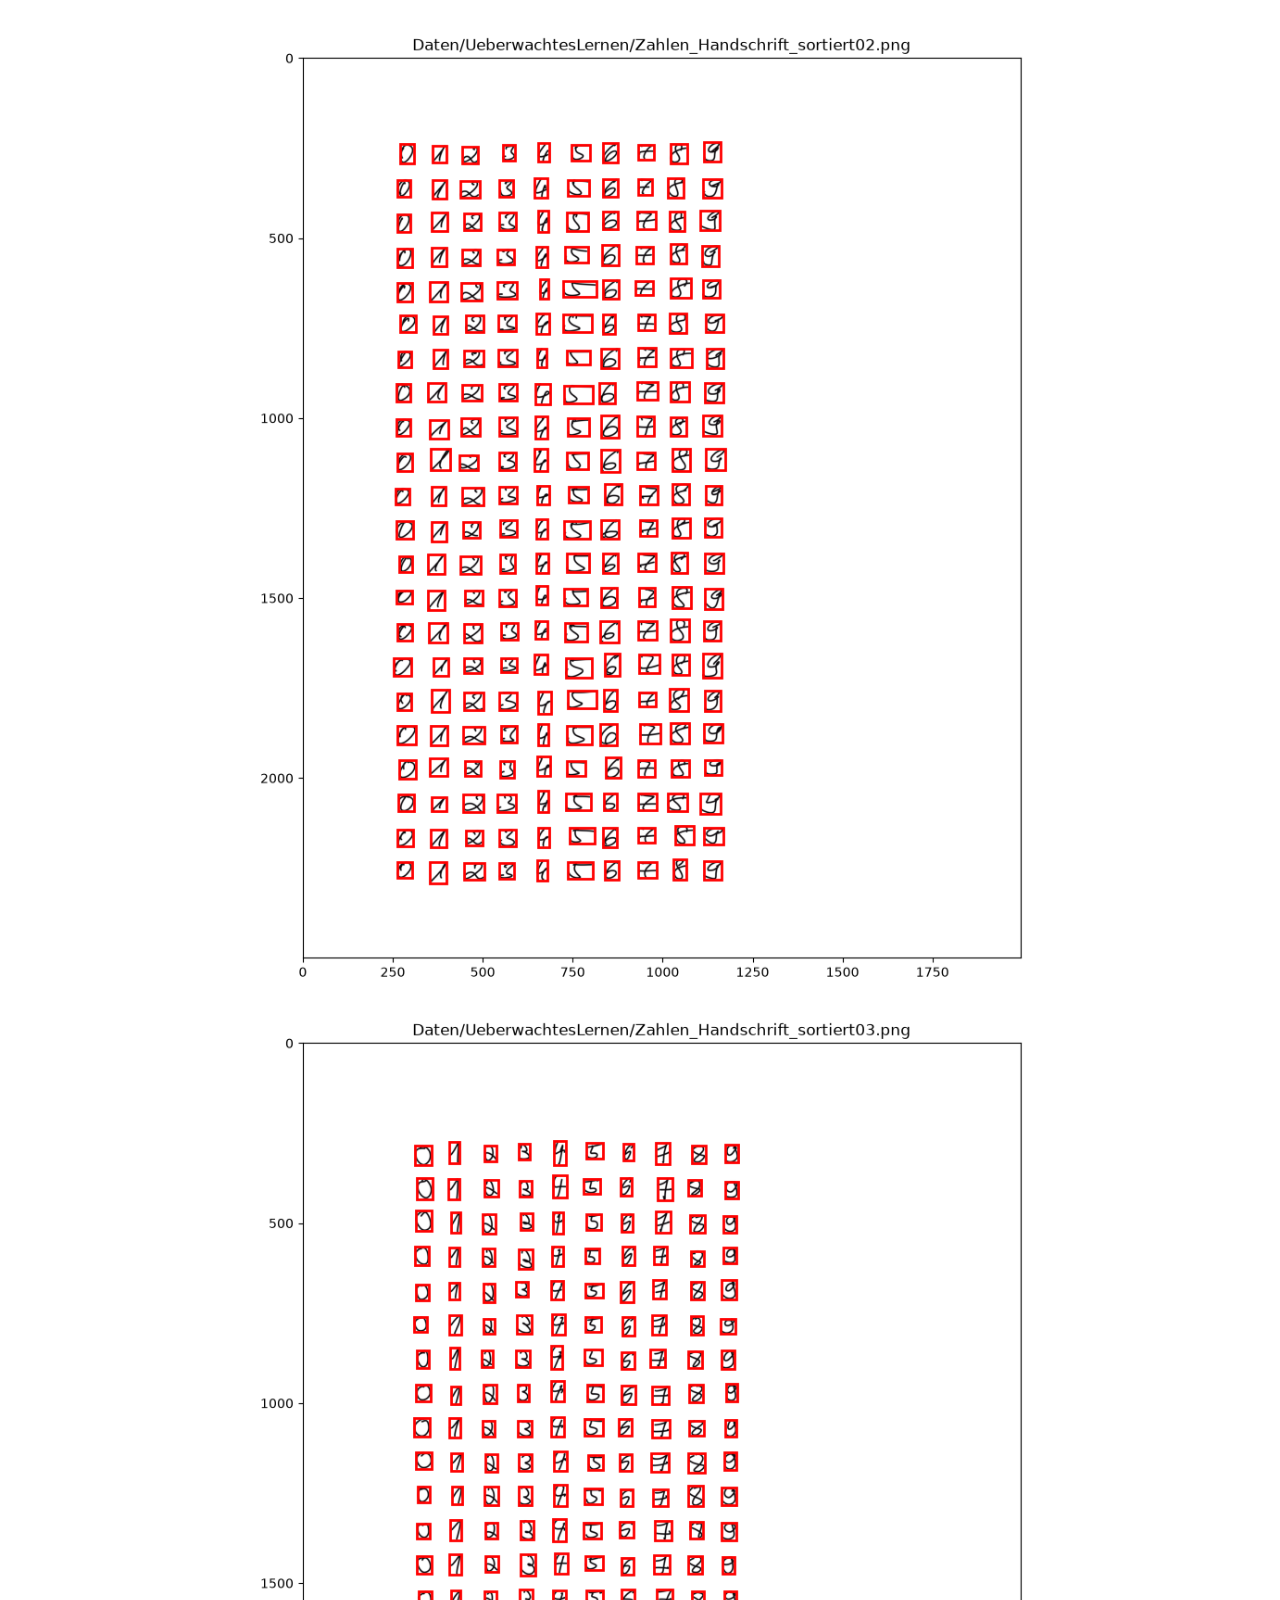
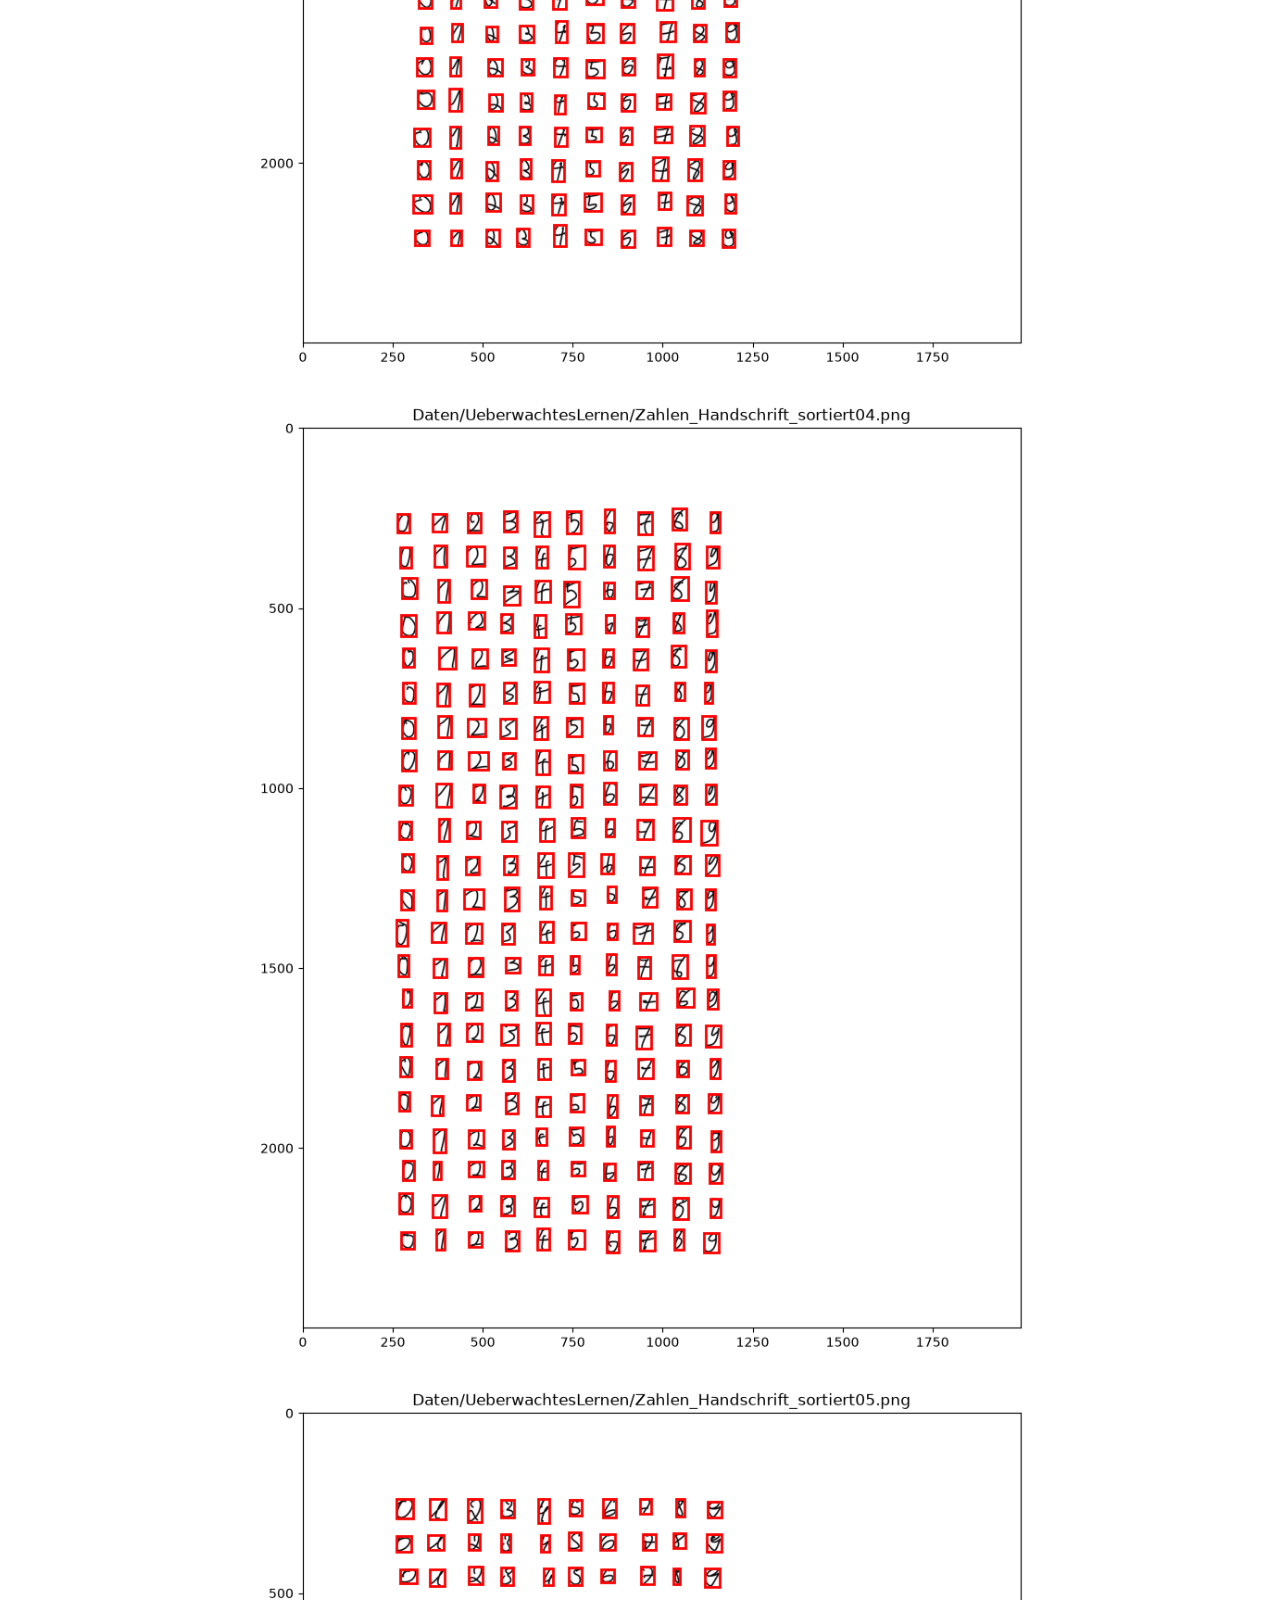
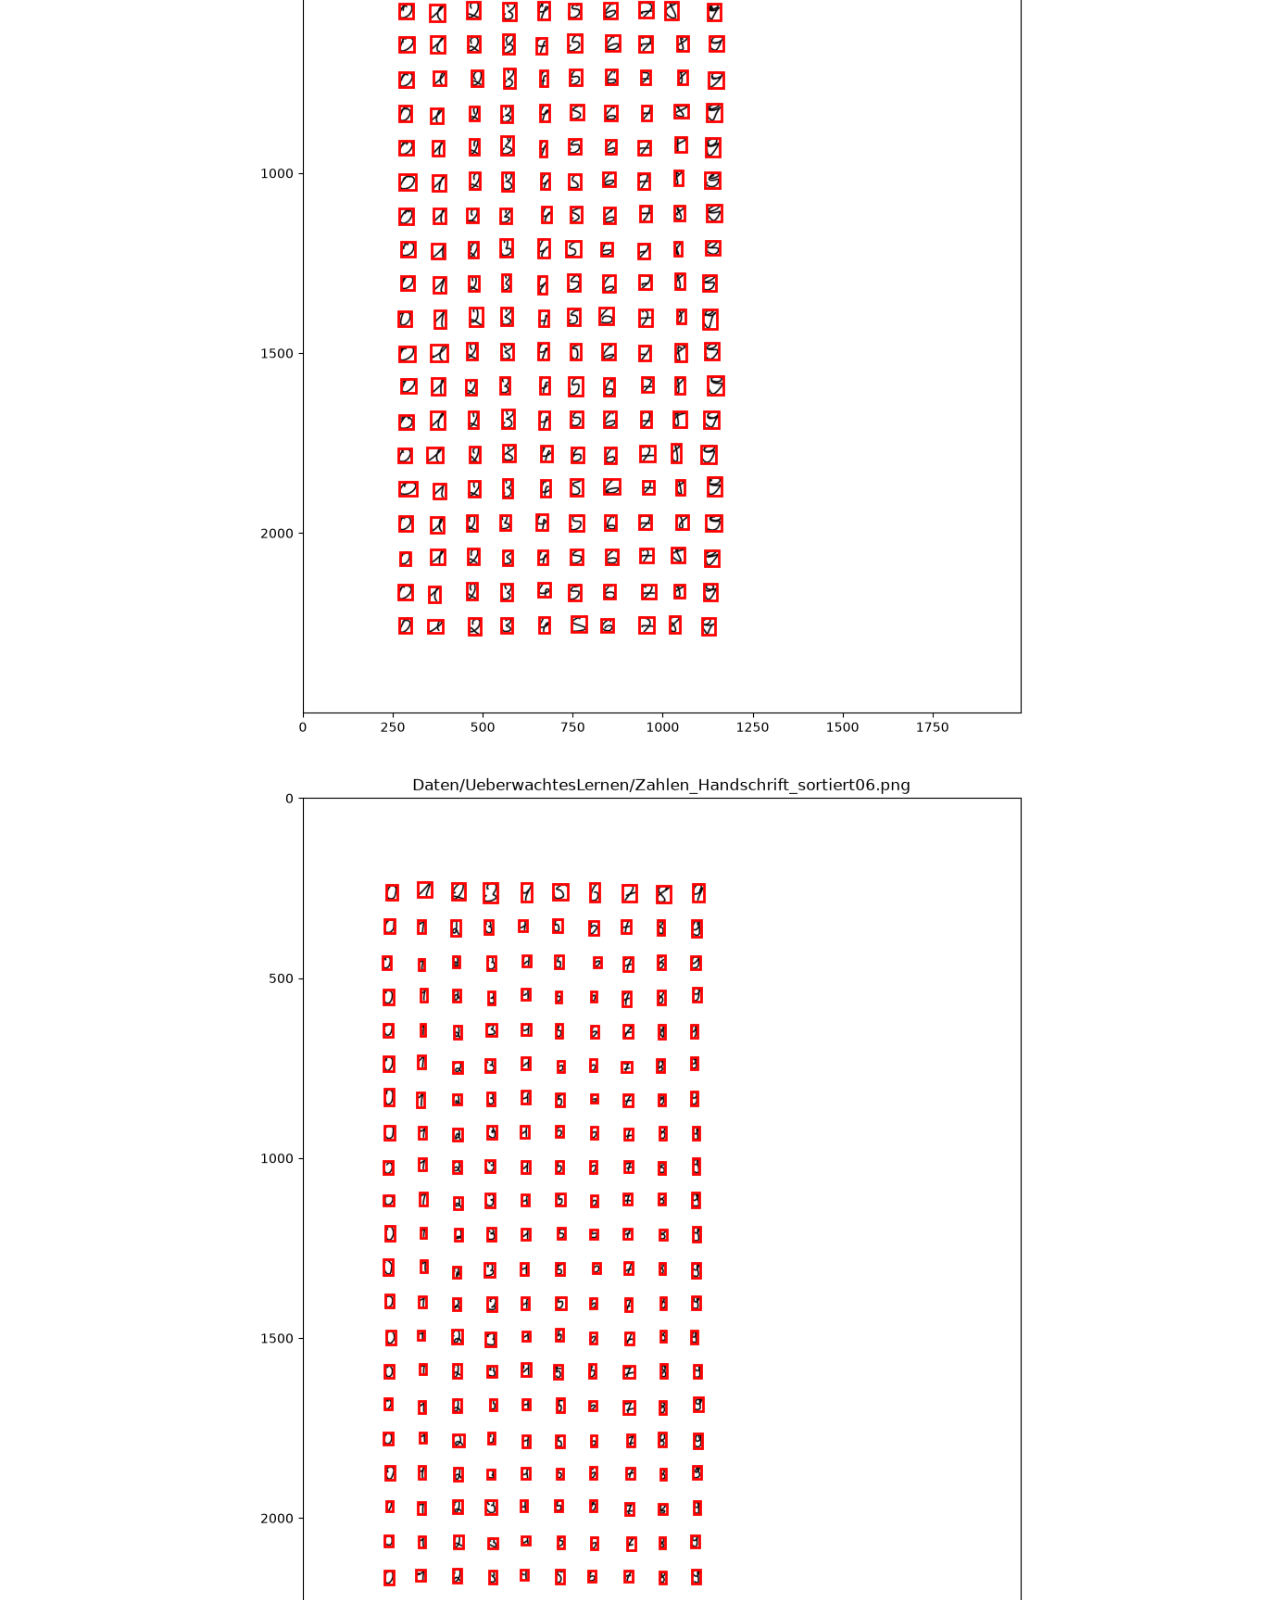
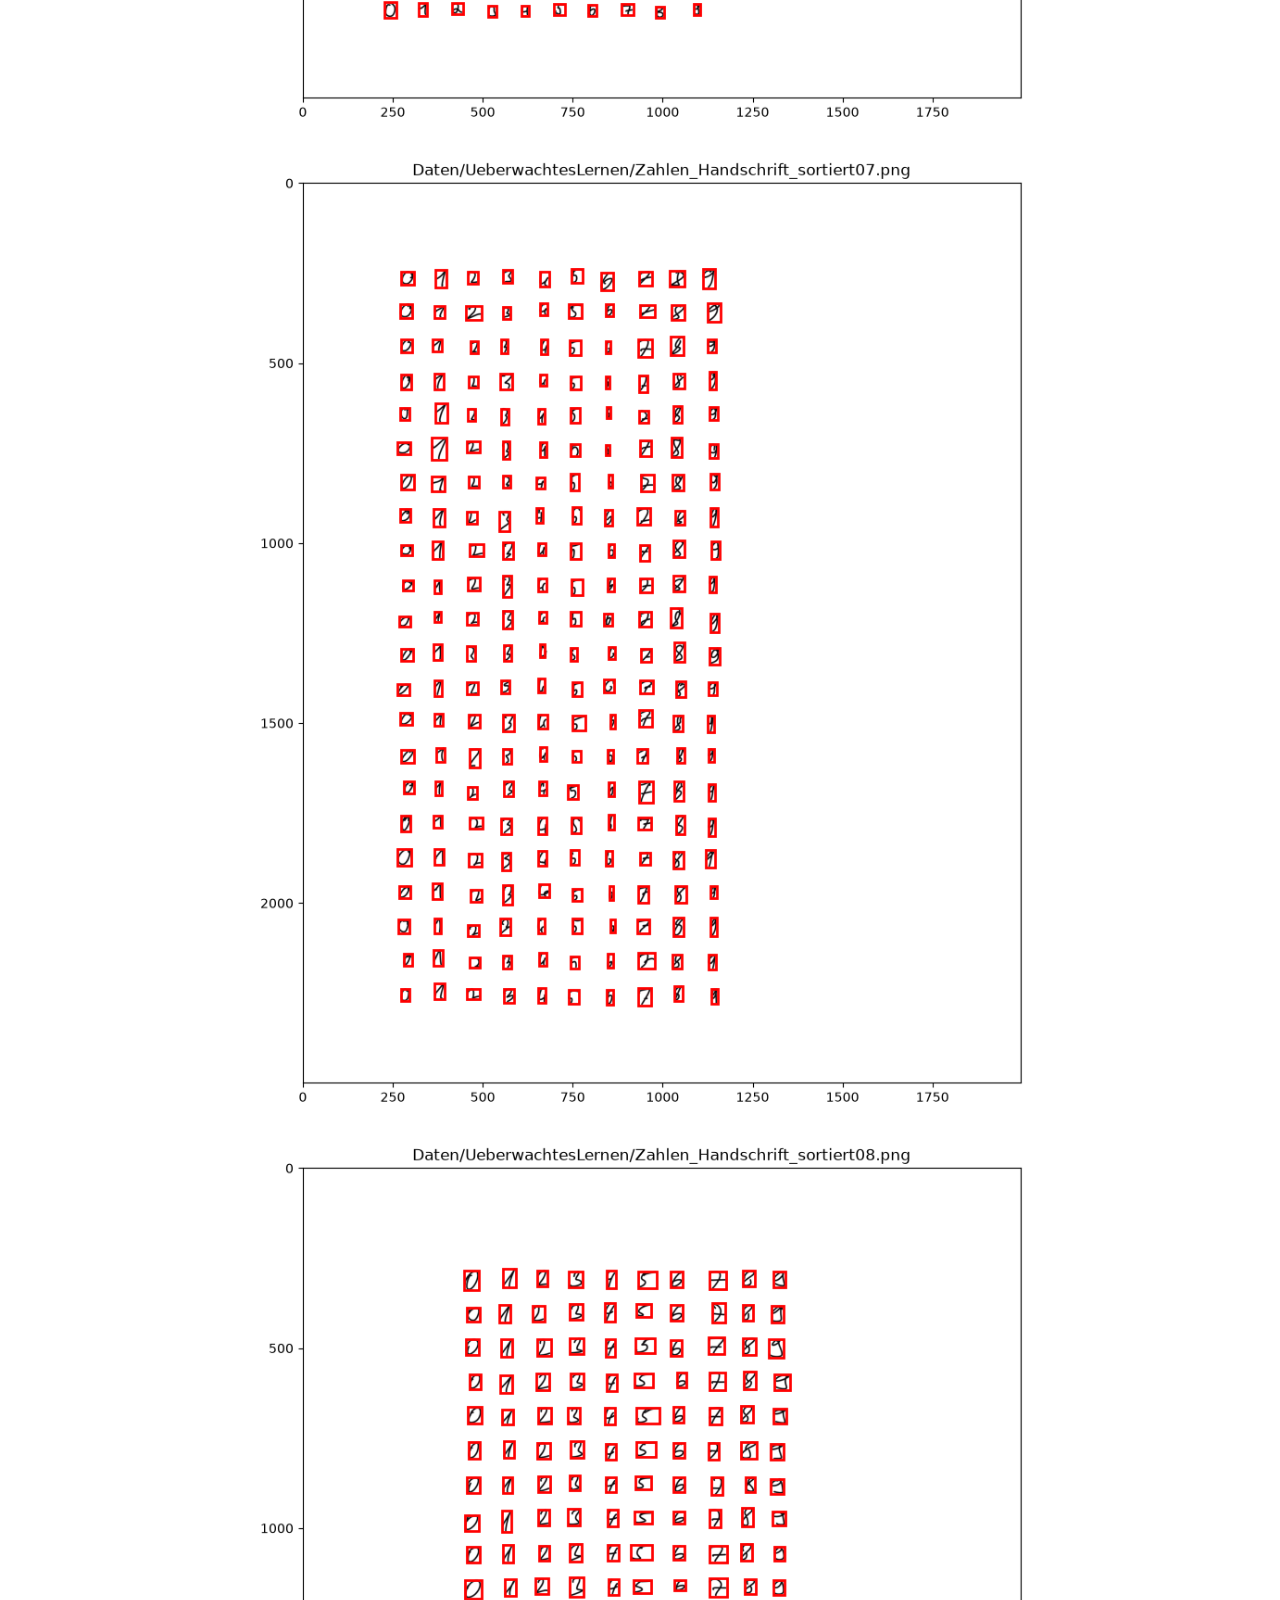
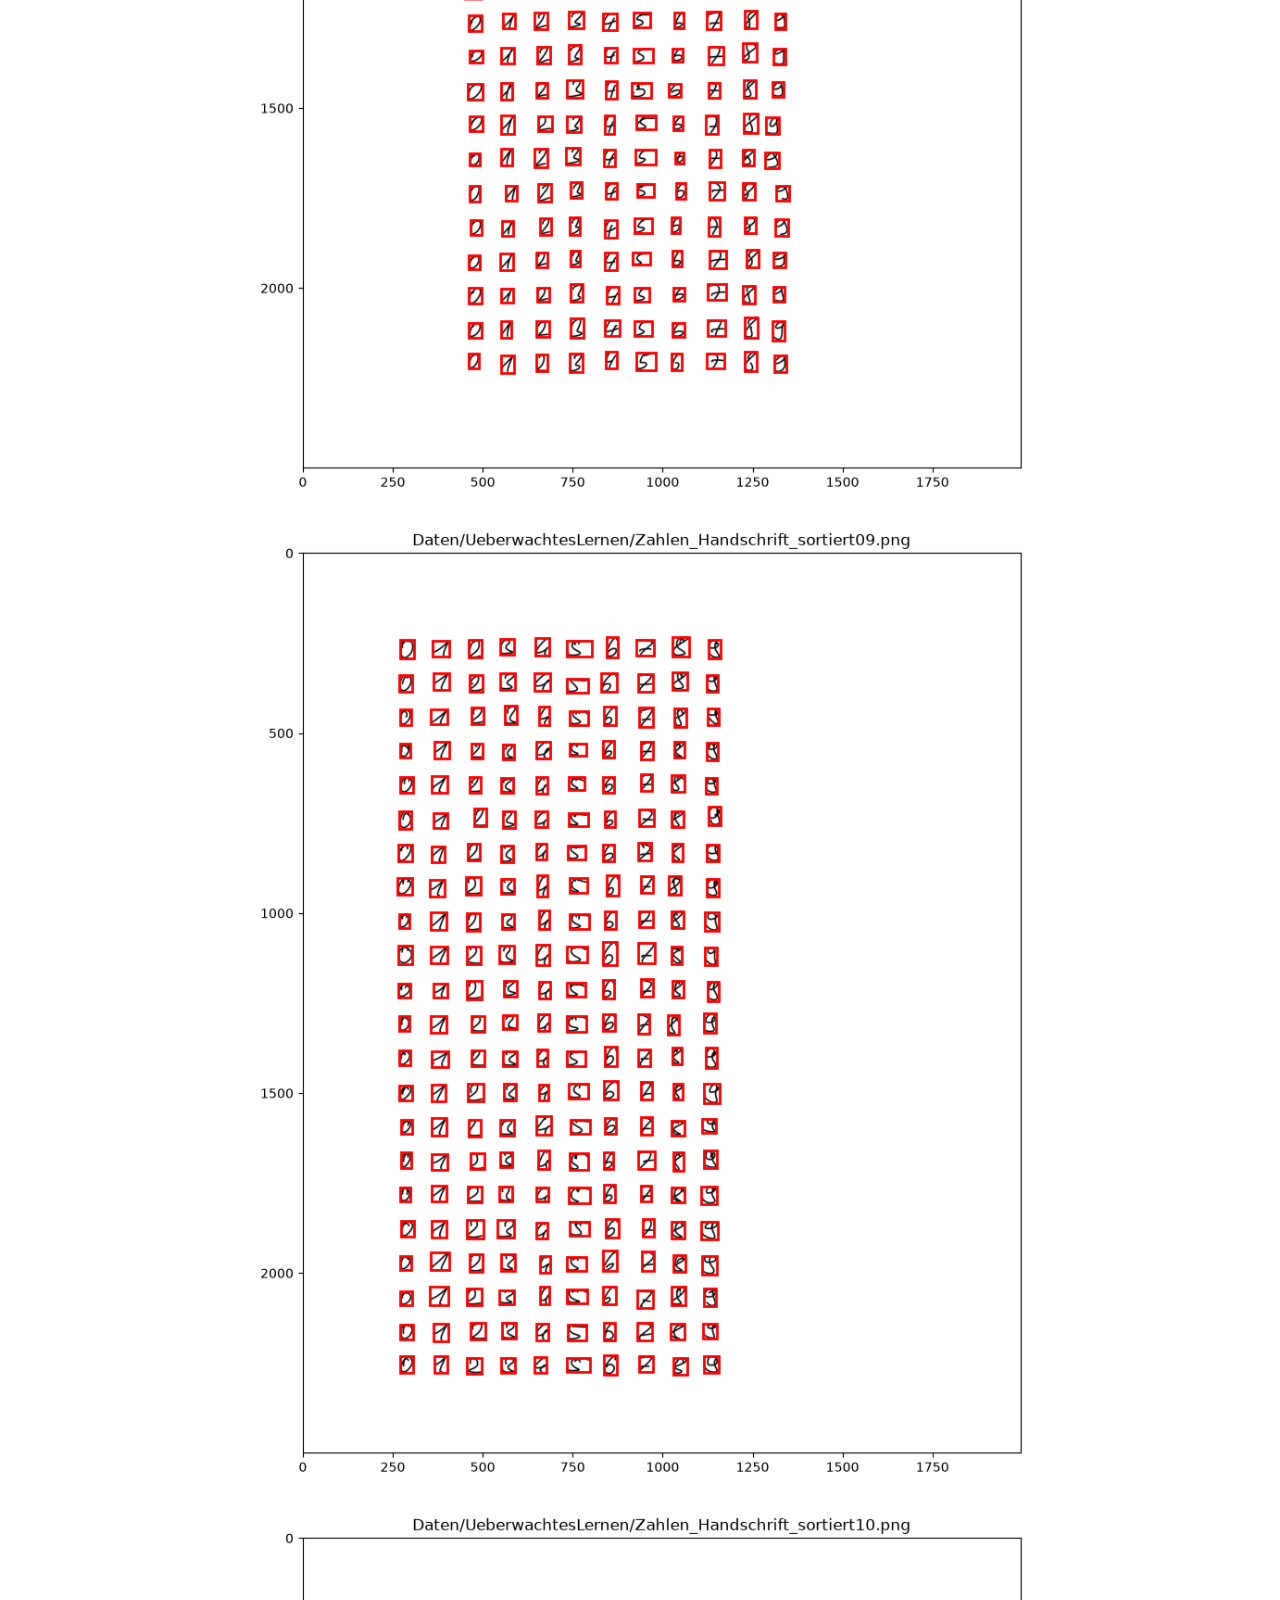
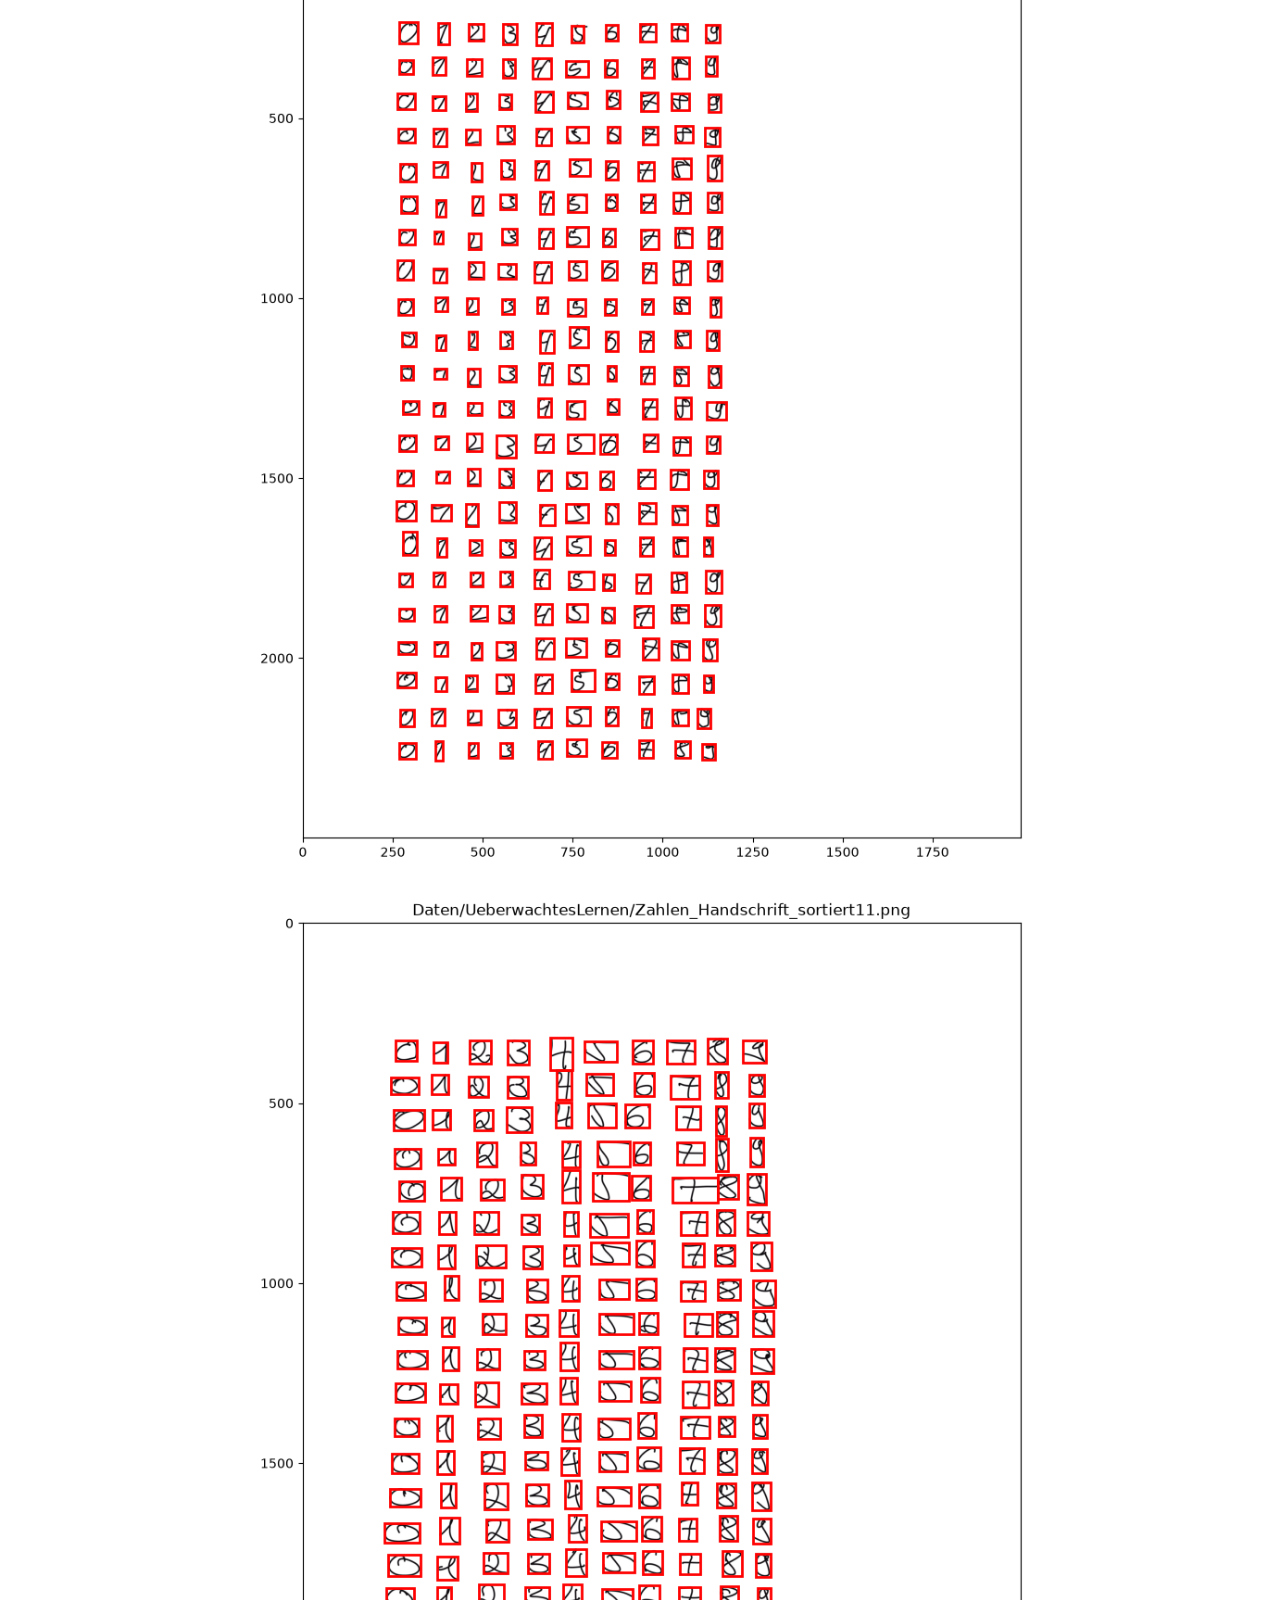
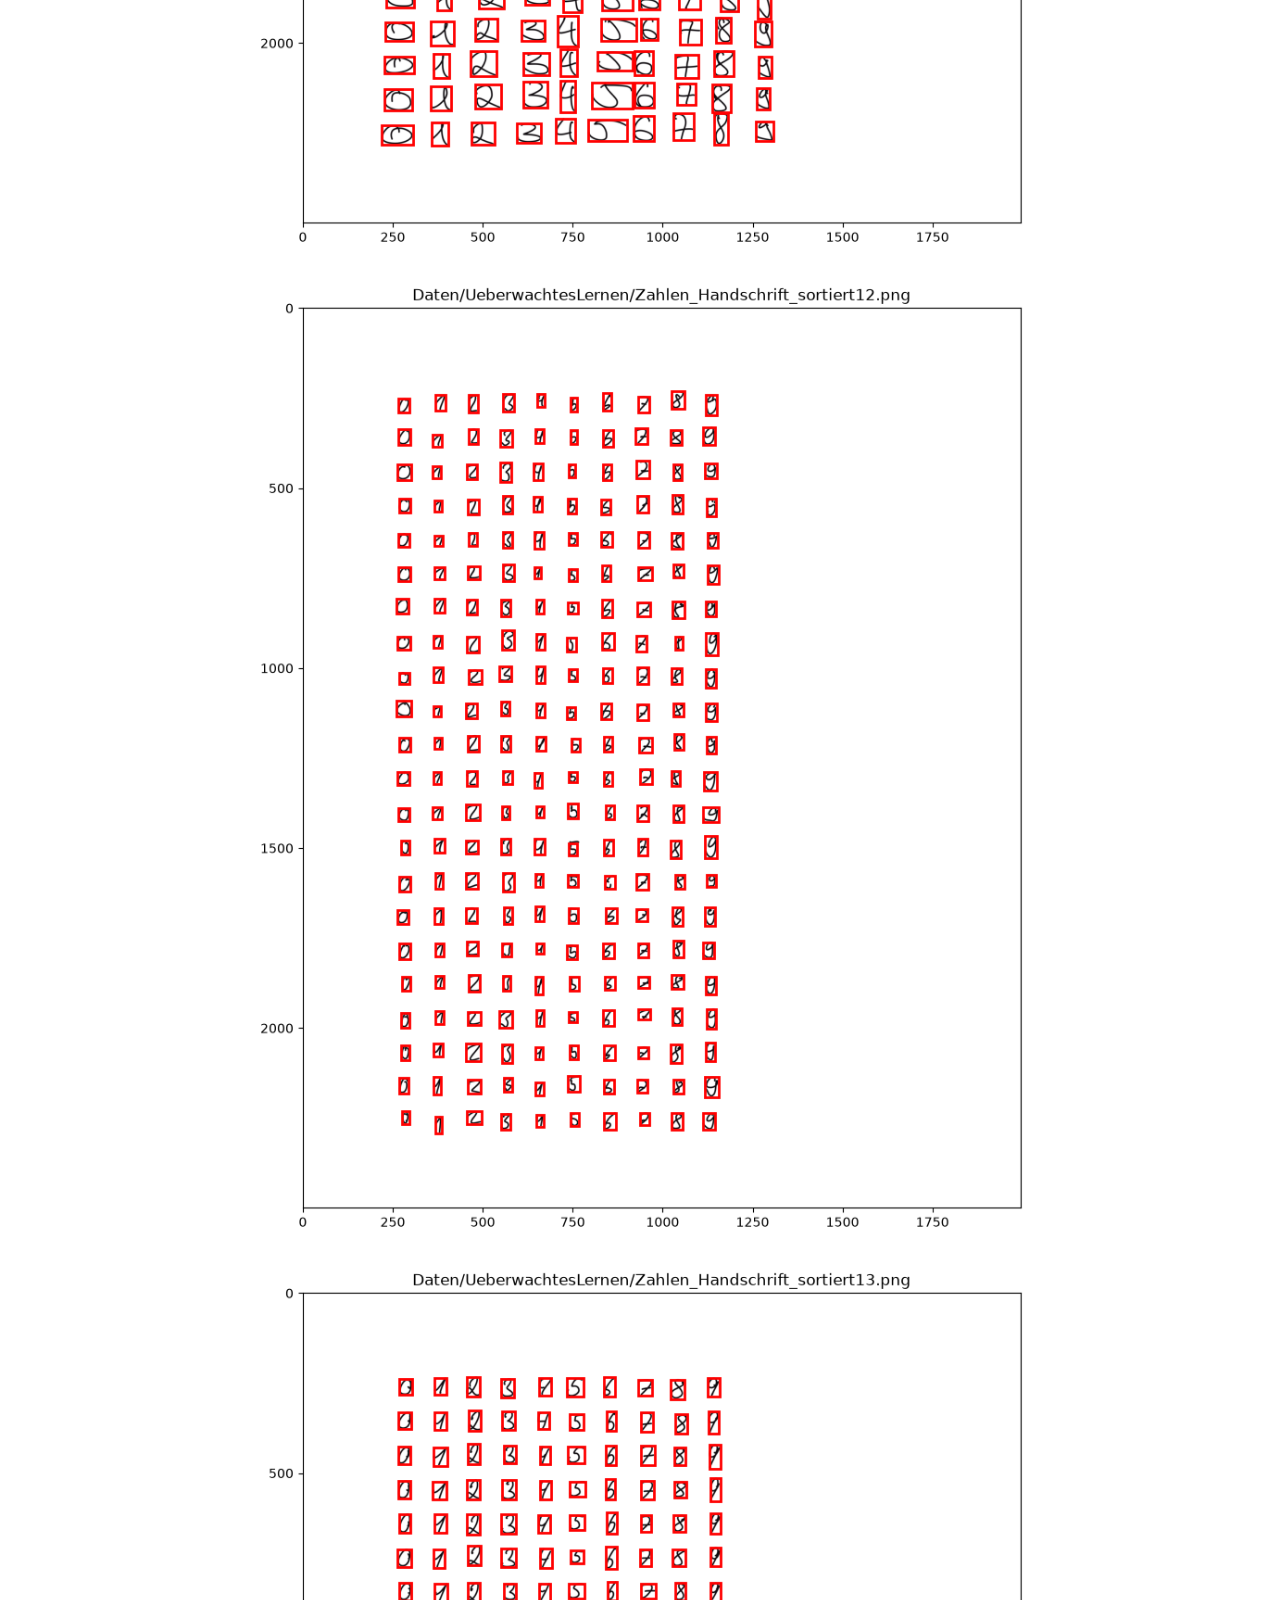
<file: notebooks/04-zahlen_erkennen.html>
<!DOCTYPE html>
<html xmlns="http://www.w3.org/1999/xhtml" lang="en" xml:lang="en"><head>

<meta charset="utf-8">
<meta name="generator" content="quarto-1.7.34">

<meta name="viewport" content="width=device-width, initial-scale=1.0, user-scalable=yes">


<title>04 Zahlenerkennung – Vorlesung KI</title>
<style>
code{white-space: pre-wrap;}
span.smallcaps{font-variant: small-caps;}
div.columns{display: flex; gap: min(4vw, 1.5em);}
div.column{flex: auto; overflow-x: auto;}
div.hanging-indent{margin-left: 1.5em; text-indent: -1.5em;}
ul.task-list{list-style: none;}
ul.task-list li input[type="checkbox"] {
  width: 0.8em;
  margin: 0 0.8em 0.2em -1em; /* quarto-specific, see https://github.com/quarto-dev/quarto-cli/issues/4556 */ 
  vertical-align: middle;
}
/* CSS for syntax highlighting */
html { -webkit-text-size-adjust: 100%; }
pre > code.sourceCode { white-space: pre; position: relative; }
pre > code.sourceCode > span { display: inline-block; line-height: 1.25; }
pre > code.sourceCode > span:empty { height: 1.2em; }
.sourceCode { overflow: visible; }
code.sourceCode > span { color: inherit; text-decoration: inherit; }
div.sourceCode { margin: 1em 0; }
pre.sourceCode { margin: 0; }
@media screen {
div.sourceCode { overflow: auto; }
}
@media print {
pre > code.sourceCode { white-space: pre-wrap; }
pre > code.sourceCode > span { text-indent: -5em; padding-left: 5em; }
}
pre.numberSource code
  { counter-reset: source-line 0; }
pre.numberSource code > span
  { position: relative; left: -4em; counter-increment: source-line; }
pre.numberSource code > span > a:first-child::before
  { content: counter(source-line);
    position: relative; left: -1em; text-align: right; vertical-align: baseline;
    border: none; display: inline-block;
    -webkit-touch-callout: none; -webkit-user-select: none;
    -khtml-user-select: none; -moz-user-select: none;
    -ms-user-select: none; user-select: none;
    padding: 0 4px; width: 4em;
  }
pre.numberSource { margin-left: 3em;  padding-left: 4px; }
div.sourceCode
  {   }
@media screen {
pre > code.sourceCode > span > a:first-child::before { text-decoration: underline; }
}
</style>


<script src="../site_libs/quarto-nav/quarto-nav.js"></script>
<script src="../site_libs/clipboard/clipboard.min.js"></script>
<script src="../site_libs/quarto-search/autocomplete.umd.js"></script>
<script src="../site_libs/quarto-search/fuse.min.js"></script>
<script src="../site_libs/quarto-search/quarto-search.js"></script>
<meta name="quarto:offset" content="../">
<link href="../notebooks/05-cnn.html" rel="next">
<link href="../notebooks/03-ueberwachtes_lernen.html" rel="prev">
<script src="../site_libs/quarto-html/quarto.js" type="module"></script>
<script src="../site_libs/quarto-html/tabsets/tabsets.js" type="module"></script>
<script src="../site_libs/quarto-html/popper.min.js"></script>
<script src="../site_libs/quarto-html/tippy.umd.min.js"></script>
<script src="../site_libs/quarto-html/anchor.min.js"></script>
<link href="../site_libs/quarto-html/tippy.css" rel="stylesheet">
<link href="../site_libs/quarto-html/quarto-syntax-highlighting-c8ad9e5dbd60b7b70b38521ab19b7da4.css" rel="stylesheet" class="quarto-color-scheme" id="quarto-text-highlighting-styles">
<link href="../site_libs/quarto-html/quarto-syntax-highlighting-dark-befe23ebd2f54d8af2c8a89d1a1611f1.css" rel="stylesheet" class="quarto-color-scheme quarto-color-alternate" id="quarto-text-highlighting-styles">
<link href="../site_libs/quarto-html/quarto-syntax-highlighting-c8ad9e5dbd60b7b70b38521ab19b7da4.css" rel="stylesheet" class="quarto-color-scheme-extra" id="quarto-text-highlighting-styles">
<script src="../site_libs/bootstrap/bootstrap.min.js"></script>
<link href="../site_libs/bootstrap/bootstrap-icons.css" rel="stylesheet">
<link href="../site_libs/bootstrap/bootstrap-1aa49f01253f36e968d0d742ea1053f7.min.css" rel="stylesheet" append-hash="true" class="quarto-color-scheme" id="quarto-bootstrap" data-mode="light">
<link href="../site_libs/bootstrap/bootstrap-dark-d3e56b19467126f3f31cc70e9f4f5c33.min.css" rel="stylesheet" append-hash="true" class="quarto-color-scheme quarto-color-alternate" id="quarto-bootstrap" data-mode="dark">
<link href="../site_libs/bootstrap/bootstrap-1aa49f01253f36e968d0d742ea1053f7.min.css" rel="stylesheet" append-hash="true" class="quarto-color-scheme-extra" id="quarto-bootstrap" data-mode="light">
<script id="quarto-search-options" type="application/json">{
  "location": "navbar",
  "copy-button": false,
  "collapse-after": 3,
  "panel-placement": "end",
  "type": "overlay",
  "limit": 50,
  "keyboard-shortcut": [
    "f",
    "/",
    "s"
  ],
  "show-item-context": false,
  "language": {
    "search-no-results-text": "No results",
    "search-matching-documents-text": "matching documents",
    "search-copy-link-title": "Copy link to search",
    "search-hide-matches-text": "Hide additional matches",
    "search-more-match-text": "more match in this document",
    "search-more-matches-text": "more matches in this document",
    "search-clear-button-title": "Clear",
    "search-text-placeholder": "",
    "search-detached-cancel-button-title": "Cancel",
    "search-submit-button-title": "Submit",
    "search-label": "Search"
  }
}</script>


<link rel="stylesheet" href="../assets/css/styles.scss">
</head>

<body class="nav-sidebar docked nav-fixed quarto-light"><script id="quarto-html-before-body" type="application/javascript">
    const toggleBodyColorMode = (bsSheetEl) => {
      const mode = bsSheetEl.getAttribute("data-mode");
      const bodyEl = window.document.querySelector("body");
      if (mode === "dark") {
        bodyEl.classList.add("quarto-dark");
        bodyEl.classList.remove("quarto-light");
      } else {
        bodyEl.classList.add("quarto-light");
        bodyEl.classList.remove("quarto-dark");
      }
    }
    const toggleBodyColorPrimary = () => {
      const bsSheetEl = window.document.querySelector("link#quarto-bootstrap:not([rel=disabled-stylesheet])");
      if (bsSheetEl) {
        toggleBodyColorMode(bsSheetEl);
      }
    }
    const setColorSchemeToggle = (alternate) => {
      const toggles = window.document.querySelectorAll('.quarto-color-scheme-toggle');
      for (let i=0; i < toggles.length; i++) {
        const toggle = toggles[i];
        if (toggle) {
          if (alternate) {
            toggle.classList.add("alternate");
          } else {
            toggle.classList.remove("alternate");
          }
        }
      }
    };
    const toggleColorMode = (alternate) => {
      // Switch the stylesheets
      const primaryStylesheets = window.document.querySelectorAll('link.quarto-color-scheme:not(.quarto-color-alternate)');
      const alternateStylesheets = window.document.querySelectorAll('link.quarto-color-scheme.quarto-color-alternate');
      manageTransitions('#quarto-margin-sidebar .nav-link', false);
      if (alternate) {
        // note: dark is layered on light, we don't disable primary!
        enableStylesheet(alternateStylesheets);
        for (const sheetNode of alternateStylesheets) {
          if (sheetNode.id === "quarto-bootstrap") {
            toggleBodyColorMode(sheetNode);
          }
        }
      } else {
        disableStylesheet(alternateStylesheets);
        enableStylesheet(primaryStylesheets)
        toggleBodyColorPrimary();
      }
      manageTransitions('#quarto-margin-sidebar .nav-link', true);
      // Switch the toggles
      setColorSchemeToggle(alternate)
      // Hack to workaround the fact that safari doesn't
      // properly recolor the scrollbar when toggling (#1455)
      if (navigator.userAgent.indexOf('Safari') > 0 && navigator.userAgent.indexOf('Chrome') == -1) {
        manageTransitions("body", false);
        window.scrollTo(0, 1);
        setTimeout(() => {
          window.scrollTo(0, 0);
          manageTransitions("body", true);
        }, 40);
      }
    }
    const disableStylesheet = (stylesheets) => {
      for (let i=0; i < stylesheets.length; i++) {
        const stylesheet = stylesheets[i];
        stylesheet.rel = 'disabled-stylesheet';
      }
    }
    const enableStylesheet = (stylesheets) => {
      for (let i=0; i < stylesheets.length; i++) {
        const stylesheet = stylesheets[i];
        if(stylesheet.rel !== 'stylesheet') { // for Chrome, which will still FOUC without this check
          stylesheet.rel = 'stylesheet';
        }
      }
    }
    const manageTransitions = (selector, allowTransitions) => {
      const els = window.document.querySelectorAll(selector);
      for (let i=0; i < els.length; i++) {
        const el = els[i];
        if (allowTransitions) {
          el.classList.remove('notransition');
        } else {
          el.classList.add('notransition');
        }
      }
    }
    const isFileUrl = () => {
      return window.location.protocol === 'file:';
    }
    const hasAlternateSentinel = () => {
      let styleSentinel = getColorSchemeSentinel();
      if (styleSentinel !== null) {
        return styleSentinel === "alternate";
      } else {
        return false;
      }
    }
    const setStyleSentinel = (alternate) => {
      const value = alternate ? "alternate" : "default";
      if (!isFileUrl()) {
        window.localStorage.setItem("quarto-color-scheme", value);
      } else {
        localAlternateSentinel = value;
      }
    }
    const getColorSchemeSentinel = () => {
      if (!isFileUrl()) {
        const storageValue = window.localStorage.getItem("quarto-color-scheme");
        return storageValue != null ? storageValue : localAlternateSentinel;
      } else {
        return localAlternateSentinel;
      }
    }
    const toggleGiscusIfUsed = (isAlternate, darkModeDefault) => {
      const baseTheme = document.querySelector('#giscus-base-theme')?.value ?? 'light';
      const alternateTheme = document.querySelector('#giscus-alt-theme')?.value ?? 'dark';
      let newTheme = '';
      if(authorPrefersDark) {
        newTheme = isAlternate ? baseTheme : alternateTheme;
      } else {
        newTheme = isAlternate ? alternateTheme : baseTheme;
      }
      const changeGiscusTheme = () => {
        // From: https://github.com/giscus/giscus/issues/336
        const sendMessage = (message) => {
          const iframe = document.querySelector('iframe.giscus-frame');
          if (!iframe) return;
          iframe.contentWindow.postMessage({ giscus: message }, 'https://giscus.app');
        }
        sendMessage({
          setConfig: {
            theme: newTheme
          }
        });
      }
      const isGiscussLoaded = window.document.querySelector('iframe.giscus-frame') !== null;
      if (isGiscussLoaded) {
        changeGiscusTheme();
      }
    };
    const authorPrefersDark = false;
    const darkModeDefault = authorPrefersDark;
      document.querySelector('link#quarto-text-highlighting-styles.quarto-color-scheme-extra').rel = 'disabled-stylesheet';
      document.querySelector('link#quarto-bootstrap.quarto-color-scheme-extra').rel = 'disabled-stylesheet';
    let localAlternateSentinel = darkModeDefault ? 'alternate' : 'default';
    // Dark / light mode switch
    window.quartoToggleColorScheme = () => {
      // Read the current dark / light value
      let toAlternate = !hasAlternateSentinel();
      toggleColorMode(toAlternate);
      setStyleSentinel(toAlternate);
      toggleGiscusIfUsed(toAlternate, darkModeDefault);
      window.dispatchEvent(new Event('resize'));
    };
    // Switch to dark mode if need be
    if (hasAlternateSentinel()) {
      toggleColorMode(true);
    } else {
      toggleColorMode(false);
    }
  </script>

<div id="quarto-search-results"></div>
  <header id="quarto-header" class="headroom fixed-top">
    <nav class="navbar navbar-expand-lg " data-bs-theme="dark">
      <div class="navbar-container container-fluid">
      <div class="navbar-brand-container mx-auto">
    <a class="navbar-brand" href="../index.html">
    <span class="navbar-title">Vorlesung KI</span>
    </a>
  </div>
            <div id="quarto-search" class="" title="Search"></div>
          <button class="navbar-toggler" type="button" data-bs-toggle="collapse" data-bs-target="#navbarCollapse" aria-controls="navbarCollapse" role="menu" aria-expanded="false" aria-label="Toggle navigation" onclick="if (window.quartoToggleHeadroom) { window.quartoToggleHeadroom(); }">
  <span class="navbar-toggler-icon"></span>
</button>
          <div class="collapse navbar-collapse" id="navbarCollapse">
            <ul class="navbar-nav navbar-nav-scroll me-auto">
  <li class="nav-item">
    <a class="nav-link active" href="../index.html" aria-current="page"> 
<span class="menu-text">Start</span></a>
  </li>  
  <li class="nav-item dropdown ">
    <a class="nav-link dropdown-toggle" href="#" id="nav-menu-einheiten" role="link" data-bs-toggle="dropdown" aria-expanded="false">
 <span class="menu-text">Einheiten</span>
    </a>
    <ul class="dropdown-menu" aria-labelledby="nav-menu-einheiten">    
        <li>
    <a class="dropdown-item" href="../notebooks/01-einleitung.html">
 <span class="dropdown-text">01 – Einführung</span></a>
  </li>  
        <li>
    <a class="dropdown-item" href="../notebooks/02-perzeptron.html">
 <span class="dropdown-text">02 – Grundlagen</span></a>
  </li>  
        <li>
    <a class="dropdown-item" href="../notebooks/03-ueberwachtes_lernen.html">
 <span class="dropdown-text">03 – Überwachtes Lernen</span></a>
  </li>  
        <li>
    <a class="dropdown-item" href="../notebooks/04-zahlen_erkennen.html">
 <span class="dropdown-text">04 – Zahlen erkennen</span></a>
  </li>  
        <li>
    <a class="dropdown-item" href="../notebooks/05-cnn.html">
 <span class="dropdown-text">05 – CNN</span></a>
  </li>  
        <li>
    <a class="dropdown-item" href="../notebooks/05B-resnet.html">
 <span class="dropdown-text">05B – ResNet</span></a>
  </li>  
        <li>
    <a class="dropdown-item" href="../notebooks/06-nicht_ueberwachtes_lernen.html">
 <span class="dropdown-text">06 – Nicht Überwachtes Lernen</span></a>
  </li>  
        <li>
    <a class="dropdown-item" href="../notebooks/07-reinforced_learning.html">
 <span class="dropdown-text">07 – Reinforced Learning</span></a>
  </li>  
        <li>
    <a class="dropdown-item" href="../notebooks/08-zeitreihen.html">
 <span class="dropdown-text">08 – Zeitreihen</span></a>
  </li>  
        <li>
    <a class="dropdown-item" href="../notebooks/09-zusammenfassung.html">
 <span class="dropdown-text">09 – Zusammenfassung</span></a>
  </li>  
    </ul>
  </li>
</ul>
          </div> <!-- /navcollapse -->
            <div class="quarto-navbar-tools">
  <a href="" class="quarto-color-scheme-toggle quarto-navigation-tool  px-1" onclick="window.quartoToggleColorScheme(); return false;" title="Toggle dark mode"><i class="bi"></i></a>
</div>
      </div> <!-- /container-fluid -->
    </nav>
  <nav class="quarto-secondary-nav">
    <div class="container-fluid d-flex">
      <button type="button" class="quarto-btn-toggle btn" data-bs-toggle="collapse" role="button" data-bs-target=".quarto-sidebar-collapse-item" aria-controls="quarto-sidebar" aria-expanded="false" aria-label="Toggle sidebar navigation" onclick="if (window.quartoToggleHeadroom) { window.quartoToggleHeadroom(); }">
        <i class="bi bi-layout-text-sidebar-reverse"></i>
      </button>
        <nav class="quarto-page-breadcrumbs" aria-label="breadcrumb"><ol class="breadcrumb"><li class="breadcrumb-item"><a href="../notebooks/04-zahlen_erkennen.html">04 – Zahlen erkennen</a></li></ol></nav>
        <a class="flex-grow-1" role="navigation" data-bs-toggle="collapse" data-bs-target=".quarto-sidebar-collapse-item" aria-controls="quarto-sidebar" aria-expanded="false" aria-label="Toggle sidebar navigation" onclick="if (window.quartoToggleHeadroom) { window.quartoToggleHeadroom(); }">      
        </a>
      <button type="button" class="btn quarto-search-button" aria-label="Search" onclick="window.quartoOpenSearch();">
        <i class="bi bi-search"></i>
      </button>
    </div>
  </nav>
</header>
<!-- content -->
<div id="quarto-content" class="quarto-container page-columns page-rows-contents page-layout-article page-navbar">
<!-- sidebar -->
  <nav id="quarto-sidebar" class="sidebar collapse collapse-horizontal quarto-sidebar-collapse-item sidebar-navigation docked overflow-auto">
        <div class="mt-2 flex-shrink-0 align-items-center">
        <div class="sidebar-search">
        <div id="quarto-search" class="" title="Search"></div>
        </div>
        </div>
    <div class="sidebar-menu-container"> 
    <ul class="list-unstyled mt-1">
        <li class="sidebar-item">
  <div class="sidebar-item-container"> 
  <a href="../index.html" class="sidebar-item-text sidebar-link">
 <span class="menu-text">Vorlesung KI</span></a>
  </div>
</li>
        <li class="sidebar-item">
  <div class="sidebar-item-container"> 
  <a href="../notebooks/01-einleitung.html" class="sidebar-item-text sidebar-link">
 <span class="menu-text">01 – Einführung</span></a>
  </div>
</li>
        <li class="sidebar-item">
  <div class="sidebar-item-container"> 
  <a href="../notebooks/02-perzeptron.html" class="sidebar-item-text sidebar-link">
 <span class="menu-text">02 – Grundlagen</span></a>
  </div>
</li>
        <li class="sidebar-item">
  <div class="sidebar-item-container"> 
  <a href="../notebooks/03-ueberwachtes_lernen.html" class="sidebar-item-text sidebar-link">
 <span class="menu-text">03 – Überwachtes Lernen</span></a>
  </div>
</li>
        <li class="sidebar-item">
  <div class="sidebar-item-container"> 
  <a href="../notebooks/04-zahlen_erkennen.html" class="sidebar-item-text sidebar-link active">
 <span class="menu-text">04 – Zahlen erkennen</span></a>
  </div>
</li>
        <li class="sidebar-item">
  <div class="sidebar-item-container"> 
  <a href="../notebooks/05-cnn.html" class="sidebar-item-text sidebar-link">
 <span class="menu-text">05 – CNN</span></a>
  </div>
</li>
        <li class="sidebar-item">
  <div class="sidebar-item-container"> 
  <a href="../notebooks/05B-resnet.html" class="sidebar-item-text sidebar-link">
 <span class="menu-text">05B – ResNet</span></a>
  </div>
</li>
        <li class="sidebar-item">
  <div class="sidebar-item-container"> 
  <a href="../notebooks/06-nicht_ueberwachtes_lernen.html" class="sidebar-item-text sidebar-link">
 <span class="menu-text">06 – Nicht Überwachtes Lernen</span></a>
  </div>
</li>
        <li class="sidebar-item">
  <div class="sidebar-item-container"> 
  <a href="../notebooks/07-reinforced_learning.html" class="sidebar-item-text sidebar-link">
 <span class="menu-text">07 – Reinforced Learning</span></a>
  </div>
</li>
        <li class="sidebar-item">
  <div class="sidebar-item-container"> 
  <a href="../notebooks/08-zeitreihen.html" class="sidebar-item-text sidebar-link">
 <span class="menu-text">08 – Zeitreihen</span></a>
  </div>
</li>
        <li class="sidebar-item">
  <div class="sidebar-item-container"> 
  <a href="../notebooks/09-zusammenfassung.html" class="sidebar-item-text sidebar-link">
 <span class="menu-text">09 – Zusammenfassung</span></a>
  </div>
</li>
    </ul>
    </div>
</nav>
<div id="quarto-sidebar-glass" class="quarto-sidebar-collapse-item" data-bs-toggle="collapse" data-bs-target=".quarto-sidebar-collapse-item"></div>
<!-- margin-sidebar -->
    <div id="quarto-margin-sidebar" class="sidebar margin-sidebar">
        <nav id="TOC" role="doc-toc" class="toc-active">
    <h2 id="toc-title">On this page</h2>
   
  <ul>
  <li><a href="#erkennung-von-zahlen" id="toc-erkennung-von-zahlen" class="nav-link active" data-scroll-target="#erkennung-von-zahlen"><span class="header-section-number">1</span> Erkennung von Zahlen</a>
  <ul class="collapse">
  <li><a href="#aufgabe-1-erstellen-von-trainingsdaten" id="toc-aufgabe-1-erstellen-von-trainingsdaten" class="nav-link" data-scroll-target="#aufgabe-1-erstellen-von-trainingsdaten"><span class="header-section-number">1.1</span> Aufgabe 1: Erstellen von Trainingsdaten</a></li>
  </ul></li>
  <li><a href="#einlesen-und-sortieren-der-trainingsdaten" id="toc-einlesen-und-sortieren-der-trainingsdaten" class="nav-link" data-scroll-target="#einlesen-und-sortieren-der-trainingsdaten"><span class="header-section-number">2</span> Einlesen und Sortieren der Trainingsdaten</a>
  <ul class="collapse">
  <li><a href="#hilfsfunktionen-definieren" id="toc-hilfsfunktionen-definieren" class="nav-link" data-scroll-target="#hilfsfunktionen-definieren"><span class="header-section-number">2.1</span> Hilfsfunktionen definieren</a></li>
  <li><a href="#konturen-erkennen" id="toc-konturen-erkennen" class="nav-link" data-scroll-target="#konturen-erkennen"><span class="header-section-number">2.2</span> Konturen erkennen</a></li>
  </ul></li>
  <li><a href="#model-trainieren" id="toc-model-trainieren" class="nav-link" data-scroll-target="#model-trainieren"><span class="header-section-number">3</span> Model trainieren</a></li>
  <li><a href="#abschlussprojekt-überwachtes-lernen-zahlenerkennung-einer-digitalen-waage" id="toc-abschlussprojekt-überwachtes-lernen-zahlenerkennung-einer-digitalen-waage" class="nav-link" data-scroll-target="#abschlussprojekt-überwachtes-lernen-zahlenerkennung-einer-digitalen-waage"><span class="header-section-number">4</span> Abschlussprojekt Überwachtes Lernen: Zahlenerkennung einer digitalen Waage</a></li>
  </ul>
<div class="quarto-alternate-formats"><h2>Other Formats</h2><ul><li><a href="04-zahlen_erkennen.out.ipynb" download="04-zahlen_erkennen.out.ipynb"><i class="bi bi-journal-code"></i>Jupyter</a></li></ul></div></nav>
    </div>
<!-- main -->
<main class="content" id="quarto-document-content">


<header id="title-block-header" class="quarto-title-block default">
<div class="quarto-title">
<h1 class="title">04 Zahlenerkennung</h1>
</div>



<div class="quarto-title-meta">

    
  
    
  </div>
  


</header>


<section id="erkennung-von-zahlen" class="level1" data-number="1">
<h1 data-number="1"><span class="header-section-number">1</span> Erkennung von Zahlen</h1>
<p>Überwachtes Lernen wird im Folgenden anhand eines einfachen und anschaulichen Beispiels erläutert: der Erkennung handgeschriebener Ziffern. Zu diesem Zweck wird zunächst ein eigener Trainingsdatensatz aus handgeschriebenen Zahlen erstellt. Ausgangspunkt sind sortierte Bilddaten der Ziffern von 0 bis 9. Die einzelnen Ziffern werden aus dem Dokument extrahiert, den jeweiligen Zahlenklassen zugeordnet und in Arrays gespeichert. Um die Datenmenge überschaubar zu halten und den Rechenaufwand zu reduzieren, werden die Bilder der einzelnen Ziffern auf eine einheitliche Größe von 28 × 28 Pixeln skaliert. Für die eigentliche Bilderkennung werden nicht die Farbbilder selbst verwendet. Stattdessen werden die Farbkanäle zunächst in Graustufen umgewandelt und anschließend die Konturen der Ziffern extrahiert. Diese reduzierte und abstrahierte Darstellung dient schließlich als Eingabe für ein neuronales Netz, das mithilfe der zugehörigen Klassenlabels trainiert wird.</p>
<figure style="text-align: center;" class="figure">
<img src="Daten/UeberwachtesLernen/Zahlen_Handschrift_sortiert02.png" alt="Neuron" width="300" class="figure-img">
<figcaption>
Beispiel einer Handschriftprobe von sortierten Zahlen im Raum 0 bis 9
</figcaption>
</figure>
<section id="aufgabe-1-erstellen-von-trainingsdaten" class="level2" data-number="1.1">
<h2 data-number="1.1" class="anchored" data-anchor-id="aufgabe-1-erstellen-von-trainingsdaten"><span class="header-section-number">1.1</span> Aufgabe 1: Erstellen von Trainingsdaten</h2>
<p>Erstellen Sie ihren eigenen Satz von Trainingsdaten nach dem oben dargestellten Beispiel. Speichern Sie die Datei unter dem Namen ‘Zahlen_Handschrift_sortiertXX.png’ und senden Sie das Bild an die Kursleitung. Das XX ist dabei eine laufende Nummer (beginnend mit 15). Stimmen Sie sich bezüglich der Nummer mit der Kursleitung ab.</p>
<p><em>Hinweis:</em></p>
<p>Achten Sie beim Zahlen schreiben darauf, dass die Zahlen jeweils aus einer zusammenhängenden Linie bestehen. Lücken innerhalb einer Zahl machen das Erkennen der Konturen ungleich aufwändiger. Dies wäre eine schöne Erweiterung nach Abschluss der ersten Zahlenerkennung.</p>
<p>Aus den gesammelten Daten kann nun der Trainingsdatensatz erstellt werden.</p>
</section>
</section>
<section id="einlesen-und-sortieren-der-trainingsdaten" class="level1" data-number="2">
<h1 data-number="2"><span class="header-section-number">2</span> Einlesen und Sortieren der Trainingsdaten</h1>
<div id="e73ee531" class="cell" data-execution_count="1">
<details class="code-fold">
<summary>Code anzeigen</summary>
<div class="sourceCode cell-code" id="cb1"><pre class="sourceCode python code-with-copy"><code class="sourceCode python"><span id="cb1-1"><a href="#cb1-1" aria-hidden="true" tabindex="-1"></a><span class="im">import</span> numpy <span class="im">as</span> np</span>
<span id="cb1-2"><a href="#cb1-2" aria-hidden="true" tabindex="-1"></a><span class="im">import</span> matplotlib.pyplot <span class="im">as</span> plt</span>
<span id="cb1-3"><a href="#cb1-3" aria-hidden="true" tabindex="-1"></a><span class="im">from</span> glob <span class="im">import</span> glob</span>
<span id="cb1-4"><a href="#cb1-4" aria-hidden="true" tabindex="-1"></a><span class="im">import</span> re</span>
<span id="cb1-5"><a href="#cb1-5" aria-hidden="true" tabindex="-1"></a><span class="im">import</span> cv2</span>
<span id="cb1-6"><a href="#cb1-6" aria-hidden="true" tabindex="-1"></a></span>
<span id="cb1-7"><a href="#cb1-7" aria-hidden="true" tabindex="-1"></a><span class="co"># Funktion zur numerischen Sortierung der Dateien</span></span>
<span id="cb1-8"><a href="#cb1-8" aria-hidden="true" tabindex="-1"></a><span class="kw">def</span> extract_number(filename):</span>
<span id="cb1-9"><a href="#cb1-9" aria-hidden="true" tabindex="-1"></a>    <span class="cf">return</span> <span class="bu">int</span>(re.search(<span class="vs">r"_sortiert</span><span class="kw">(</span><span class="dv">\d</span><span class="op">+</span><span class="kw">)</span><span class="vs">"</span>, filename).group(<span class="dv">1</span>))</span>
<span id="cb1-10"><a href="#cb1-10" aria-hidden="true" tabindex="-1"></a></span>
<span id="cb1-11"><a href="#cb1-11" aria-hidden="true" tabindex="-1"></a><span class="co"># Alle Files einleden, die mit Zahlen_Handschrift_sortiert beginnen und direkt darauf folgend eine Zahl im Namen haben.</span></span>
<span id="cb1-12"><a href="#cb1-12" aria-hidden="true" tabindex="-1"></a>liste_daten <span class="op">=</span> glob(<span class="st">'Daten/UeberwachtesLernen/Zahlen_Handschrift_sortiert*[0-9].png'</span>)</span>
<span id="cb1-13"><a href="#cb1-13" aria-hidden="true" tabindex="-1"></a></span>
<span id="cb1-14"><a href="#cb1-14" aria-hidden="true" tabindex="-1"></a><span class="co"># Liste numerisch sortieren und sortierte Liste ausgeben</span></span>
<span id="cb1-15"><a href="#cb1-15" aria-hidden="true" tabindex="-1"></a>liste_daten <span class="op">=</span> <span class="bu">sorted</span>(liste_daten, key<span class="op">=</span>extract_number)</span>
<span id="cb1-16"><a href="#cb1-16" aria-hidden="true" tabindex="-1"></a><span class="cf">for</span> el <span class="kw">in</span> liste_daten:</span>
<span id="cb1-17"><a href="#cb1-17" aria-hidden="true" tabindex="-1"></a>    <span class="bu">print</span>(el)</span></code><button title="Copy to Clipboard" class="code-copy-button"><i class="bi"></i></button></pre></div>
</details>
<div class="cell-output cell-output-stdout">
<pre><code>Daten/UeberwachtesLernen/Zahlen_Handschrift_sortiert01.png
Daten/UeberwachtesLernen/Zahlen_Handschrift_sortiert02.png
Daten/UeberwachtesLernen/Zahlen_Handschrift_sortiert03.png
Daten/UeberwachtesLernen/Zahlen_Handschrift_sortiert04.png
Daten/UeberwachtesLernen/Zahlen_Handschrift_sortiert05.png
Daten/UeberwachtesLernen/Zahlen_Handschrift_sortiert06.png
Daten/UeberwachtesLernen/Zahlen_Handschrift_sortiert07.png
Daten/UeberwachtesLernen/Zahlen_Handschrift_sortiert08.png
Daten/UeberwachtesLernen/Zahlen_Handschrift_sortiert09.png
Daten/UeberwachtesLernen/Zahlen_Handschrift_sortiert10.png
Daten/UeberwachtesLernen/Zahlen_Handschrift_sortiert11.png
Daten/UeberwachtesLernen/Zahlen_Handschrift_sortiert12.png
Daten/UeberwachtesLernen/Zahlen_Handschrift_sortiert13.png
Daten/UeberwachtesLernen/Zahlen_Handschrift_sortiert14.png
Daten/UeberwachtesLernen/Zahlen_Handschrift_sortiert15.png
Daten/UeberwachtesLernen/Zahlen_Handschrift_sortiert16.png
Daten/UeberwachtesLernen/Zahlen_Handschrift_sortiert17.png</code></pre>
</div>
</div>
<p>Im nächsten Schritt werden die einzelnen Zahlen aus den Bildern herausgelesen.</p>
<p>Dazu wir mit der zuvor erstellten Liste der Bilddateien jedes Bild</p>
<ol type="1">
<li>eingelesen,</li>
<li>in ein Graustufenbild umgewandelt</li>
<li>mit einem Gauß-Filter geglättet, um Bildrauschen zu reduzieren.</li>
</ol>
<p>Danach wird eine <a href="https://de.wikipedia.org/wiki/Schwellenwertverfahren">adaptive Schwellwertmethode</a> angewendet, um ein binäres Bild zu erzeugen, in dem die Ziffern klar vom Hintergrund getrennt sind.</p>
<p>Anschließend werden die Konturen der Ziffern im Bild gesucht. Konturen mit zu kleiner Fläche oder zu geringer Höhe werden verworfen, um Störungen und Rauschen zu eliminieren. Für die verbleibenden Konturen werden rote Rechtecke in das Originalbild eingezeichnet, sodass die erkannten Ziffern visuell kontrolliert werden können.</p>
<p>Die gültigen Konturen werden danach in einer festen Reihenfolge (von oben nach unten und von links nach rechts) sortiert. Für jede erkannte Ziffer wird der entsprechende Bildausschnitt (Region of Interest) ausgeschnitten, auf eine Größe von 28 × 28 Pixeln skaliert und in einer Liste gespeichert. Parallel dazu wird die Anzahl der erkannten Ziffern gezählt und zur Erzeugung der passenden Klassenlabels verwendet.</p>
<p>Am Ende werden alle Bilddaten in ein NumPy-Array überführt und die zugehörigen Zielwerte in einem eindimensionalen Label-Array zusammengefasst, das für das Training eines überwachten Lernverfahrens genutzt werden kann.</p>
<p>Zuvor werden hierzu zwei Hilfsfunktionen definiert, die Funktion <strong><code>imshow</code></strong> und die Funtion <strong><code>sort_contours_grid</code></strong>:</p>
<p>Die Funktion <strong><code>imshow</code></strong> dient zur komfortablen Anzeige von Bildern innerhalb eines Notebooks. Sie überprüft zunächst, ob das Bild ein Farbbild im OpenCV-typischen BGR-Format ist, und wandelt es gegebenenfalls in das RGB-Format um, damit es mit Matplotlib korrekt dargestellt wird. Anschließend wird die Bildgröße dynamisch an das Seitenverhältnis angepasst, das Bild angezeigt, mit einem Titel versehen und die Achsen ausgeblendet. Dadurch lassen sich Bilder unabhängig von ihrer Auflösung übersichtlich visualisieren.</p>
<p>Die Funktion <strong><code>sort_contours_grid</code></strong> sortiert eine Liste von OpenCV-Konturen in einer logischen Lese-Reihenfolge. Zunächst werden zu jeder Kontur die umschließenden Rechtecke bestimmt. Die Konturen werden dann zuerst nach ihrer vertikalen Position sortiert, sodass sie von oben nach unten angeordnet sind. Anschließend werden die Konturen anhand ihrer y-Koordinate zu Zeilen gruppiert, wobei der Parameter <code>row_height</code> bestimmt, ab welchem vertikalen Abstand eine neue Zeile beginnt. Innerhalb jeder Zeile werden die Konturen schließlich von links nach rechts sortiert.</p>
<p>Das Ergebnis ist eine Liste von Konturen, die in der gleichen Reihenfolge angeordnet sind, wie ein Mensch sie beim Lesen eines Gitters oder Dokuments wahrnehmen würde, was insbesondere für die korrekte Zuordnung von Ziffern oder Zeichen zu ihren Labels wichtig ist.</p>
<section id="hilfsfunktionen-definieren" class="level2" data-number="2.1">
<h2 data-number="2.1" class="anchored" data-anchor-id="hilfsfunktionen-definieren"><span class="header-section-number">2.1</span> Hilfsfunktionen definieren</h2>
<div id="819a3753" class="cell" data-execution_count="2">
<details class="code-fold">
<summary>Code anzeigen</summary>
<div class="sourceCode cell-code" id="cb3"><pre class="sourceCode python code-with-copy"><code class="sourceCode python"><span id="cb3-1"><a href="#cb3-1" aria-hidden="true" tabindex="-1"></a><span class="kw">def</span> imshow(name, img, size<span class="op">=</span><span class="dv">8</span>):</span>
<span id="cb3-2"><a href="#cb3-2" aria-hidden="true" tabindex="-1"></a>    <span class="im">import</span> matplotlib.pyplot <span class="im">as</span> plt</span>
<span id="cb3-3"><a href="#cb3-3" aria-hidden="true" tabindex="-1"></a>    <span class="im">from</span> IPython.display <span class="im">import</span> display</span>
<span id="cb3-4"><a href="#cb3-4" aria-hidden="true" tabindex="-1"></a>    <span class="im">import</span> cv2</span>
<span id="cb3-5"><a href="#cb3-5" aria-hidden="true" tabindex="-1"></a></span>
<span id="cb3-6"><a href="#cb3-6" aria-hidden="true" tabindex="-1"></a>    <span class="co"># Convert BGR to RGB</span></span>
<span id="cb3-7"><a href="#cb3-7" aria-hidden="true" tabindex="-1"></a>    <span class="cf">if</span> <span class="bu">len</span>(img.shape) <span class="op">==</span> <span class="dv">3</span> <span class="kw">and</span> img.shape[<span class="dv">2</span>] <span class="op">==</span> <span class="dv">3</span>:</span>
<span id="cb3-8"><a href="#cb3-8" aria-hidden="true" tabindex="-1"></a>        img <span class="op">=</span> cv2.cvtColor(img, cv2.COLOR_BGR2RGB)</span>
<span id="cb3-9"><a href="#cb3-9" aria-hidden="true" tabindex="-1"></a>    </span>
<span id="cb3-10"><a href="#cb3-10" aria-hidden="true" tabindex="-1"></a>    h, w <span class="op">=</span> img.shape[:<span class="dv">2</span>]</span>
<span id="cb3-11"><a href="#cb3-11" aria-hidden="true" tabindex="-1"></a>    aspect <span class="op">=</span> w <span class="op">/</span> h</span>
<span id="cb3-12"><a href="#cb3-12" aria-hidden="true" tabindex="-1"></a>    plt.figure(figsize<span class="op">=</span>(size <span class="op">*</span> aspect, size))</span>
<span id="cb3-13"><a href="#cb3-13" aria-hidden="true" tabindex="-1"></a>    plt.imshow(img, cmap<span class="op">=</span><span class="st">'gray'</span> <span class="cf">if</span> <span class="bu">len</span>(img.shape) <span class="op">==</span> <span class="dv">2</span> <span class="cf">else</span> <span class="va">None</span>)</span>
<span id="cb3-14"><a href="#cb3-14" aria-hidden="true" tabindex="-1"></a>    plt.title(name)</span>
<span id="cb3-15"><a href="#cb3-15" aria-hidden="true" tabindex="-1"></a>    plt.axis(<span class="st">'off'</span>)</span>
<span id="cb3-16"><a href="#cb3-16" aria-hidden="true" tabindex="-1"></a>    <span class="co">#plt.show()</span></span>
<span id="cb3-17"><a href="#cb3-17" aria-hidden="true" tabindex="-1"></a></span>
<span id="cb3-18"><a href="#cb3-18" aria-hidden="true" tabindex="-1"></a><span class="co"># contours are not sorted, so sort them to assign the correct labels later</span></span>
<span id="cb3-19"><a href="#cb3-19" aria-hidden="true" tabindex="-1"></a><span class="kw">def</span> sort_contours_grid(contours, row_height<span class="op">=</span><span class="dv">50</span>):</span>
<span id="cb3-20"><a href="#cb3-20" aria-hidden="true" tabindex="-1"></a>    <span class="co"># Extract bounding boxes</span></span>
<span id="cb3-21"><a href="#cb3-21" aria-hidden="true" tabindex="-1"></a>    bounding_boxes <span class="op">=</span> [cv2.boundingRect(c) <span class="cf">for</span> c <span class="kw">in</span> contours]</span>
<span id="cb3-22"><a href="#cb3-22" aria-hidden="true" tabindex="-1"></a></span>
<span id="cb3-23"><a href="#cb3-23" aria-hidden="true" tabindex="-1"></a>    <span class="co"># Combine contours with their boxes</span></span>
<span id="cb3-24"><a href="#cb3-24" aria-hidden="true" tabindex="-1"></a>    contours_with_boxes <span class="op">=</span> <span class="bu">list</span>(<span class="bu">zip</span>(contours, bounding_boxes))</span>
<span id="cb3-25"><a href="#cb3-25" aria-hidden="true" tabindex="-1"></a></span>
<span id="cb3-26"><a href="#cb3-26" aria-hidden="true" tabindex="-1"></a>    <span class="co"># First sort top-to-bottom by y</span></span>
<span id="cb3-27"><a href="#cb3-27" aria-hidden="true" tabindex="-1"></a>    contours_with_boxes.sort(key<span class="op">=</span><span class="kw">lambda</span> b: b[<span class="dv">1</span>][<span class="dv">1</span>])  <span class="co"># b[1][1] = y</span></span>
<span id="cb3-28"><a href="#cb3-28" aria-hidden="true" tabindex="-1"></a></span>
<span id="cb3-29"><a href="#cb3-29" aria-hidden="true" tabindex="-1"></a>    <span class="co"># Group contours into rows based on y</span></span>
<span id="cb3-30"><a href="#cb3-30" aria-hidden="true" tabindex="-1"></a>    rows <span class="op">=</span> []</span>
<span id="cb3-31"><a href="#cb3-31" aria-hidden="true" tabindex="-1"></a>    current_row <span class="op">=</span> []</span>
<span id="cb3-32"><a href="#cb3-32" aria-hidden="true" tabindex="-1"></a>    last_y <span class="op">=</span> <span class="op">-</span>row_height</span>
<span id="cb3-33"><a href="#cb3-33" aria-hidden="true" tabindex="-1"></a></span>
<span id="cb3-34"><a href="#cb3-34" aria-hidden="true" tabindex="-1"></a>    <span class="cf">for</span> c, (x, y, w, h) <span class="kw">in</span> contours_with_boxes:</span>
<span id="cb3-35"><a href="#cb3-35" aria-hidden="true" tabindex="-1"></a>        <span class="cf">if</span> y <span class="op">-</span> last_y <span class="op">&gt;</span> row_height:</span>
<span id="cb3-36"><a href="#cb3-36" aria-hidden="true" tabindex="-1"></a>            <span class="cf">if</span> current_row:</span>
<span id="cb3-37"><a href="#cb3-37" aria-hidden="true" tabindex="-1"></a>                rows.append(current_row)</span>
<span id="cb3-38"><a href="#cb3-38" aria-hidden="true" tabindex="-1"></a>            current_row <span class="op">=</span> [(c, (x, y, w, h))]</span>
<span id="cb3-39"><a href="#cb3-39" aria-hidden="true" tabindex="-1"></a>            last_y <span class="op">=</span> y</span>
<span id="cb3-40"><a href="#cb3-40" aria-hidden="true" tabindex="-1"></a>        <span class="cf">else</span>:</span>
<span id="cb3-41"><a href="#cb3-41" aria-hidden="true" tabindex="-1"></a>            current_row.append((c, (x, y, w, h)))</span>
<span id="cb3-42"><a href="#cb3-42" aria-hidden="true" tabindex="-1"></a>    <span class="cf">if</span> current_row:</span>
<span id="cb3-43"><a href="#cb3-43" aria-hidden="true" tabindex="-1"></a>        rows.append(current_row)</span>
<span id="cb3-44"><a href="#cb3-44" aria-hidden="true" tabindex="-1"></a></span>
<span id="cb3-45"><a href="#cb3-45" aria-hidden="true" tabindex="-1"></a>    <span class="co"># Now sort each row left to right</span></span>
<span id="cb3-46"><a href="#cb3-46" aria-hidden="true" tabindex="-1"></a>    sorted_contours <span class="op">=</span> []</span>
<span id="cb3-47"><a href="#cb3-47" aria-hidden="true" tabindex="-1"></a>    <span class="cf">for</span> row <span class="kw">in</span> rows:</span>
<span id="cb3-48"><a href="#cb3-48" aria-hidden="true" tabindex="-1"></a>        row.sort(key<span class="op">=</span><span class="kw">lambda</span> b: b[<span class="dv">1</span>][<span class="dv">0</span>])  <span class="co"># sort by x</span></span>
<span id="cb3-49"><a href="#cb3-49" aria-hidden="true" tabindex="-1"></a>        sorted_contours.extend([c <span class="cf">for</span> c, _ <span class="kw">in</span> row])</span>
<span id="cb3-50"><a href="#cb3-50" aria-hidden="true" tabindex="-1"></a></span>
<span id="cb3-51"><a href="#cb3-51" aria-hidden="true" tabindex="-1"></a>    <span class="cf">return</span> sorted_contours</span></code><button title="Copy to Clipboard" class="code-copy-button"><i class="bi"></i></button></pre></div>
</details>
</div>
</section>
<section id="konturen-erkennen" class="level2" data-number="2.2">
<h2 data-number="2.2" class="anchored" data-anchor-id="konturen-erkennen"><span class="header-section-number">2.2</span> Konturen erkennen</h2>
<div id="859fa37a" class="cell" data-execution_count="3">
<details class="code-fold">
<summary>Code anzeigen</summary>
<div class="sourceCode cell-code" id="cb4"><pre class="sourceCode python code-with-copy"><code class="sourceCode python"><span id="cb4-1"><a href="#cb4-1" aria-hidden="true" tabindex="-1"></a>contour_height <span class="op">=</span> <span class="dv">22</span></span>
<span id="cb4-2"><a href="#cb4-2" aria-hidden="true" tabindex="-1"></a></span>
<span id="cb4-3"><a href="#cb4-3" aria-hidden="true" tabindex="-1"></a>x_data_list <span class="op">=</span> []</span>
<span id="cb4-4"><a href="#cb4-4" aria-hidden="true" tabindex="-1"></a>response_list <span class="op">=</span> []</span>
<span id="cb4-5"><a href="#cb4-5" aria-hidden="true" tabindex="-1"></a></span>
<span id="cb4-6"><a href="#cb4-6" aria-hidden="true" tabindex="-1"></a><span class="co">## Für die bessere Übersicht im Skript werden hier nur die ersten zwei Bilder ausgewertet. Wenn alle Bilder ausgewertet werden sollen, kommende Zeile auskommentieren und die alternative for-Schleife reinnehmen.</span></span>
<span id="cb4-7"><a href="#cb4-7" aria-hidden="true" tabindex="-1"></a><span class="co">#for im in liste_daten[:2]:</span></span>
<span id="cb4-8"><a href="#cb4-8" aria-hidden="true" tabindex="-1"></a></span>
<span id="cb4-9"><a href="#cb4-9" aria-hidden="true" tabindex="-1"></a><span class="co">## Alle Bilder auswerten</span></span>
<span id="cb4-10"><a href="#cb4-10" aria-hidden="true" tabindex="-1"></a><span class="cf">for</span> im <span class="kw">in</span> liste_daten[:<span class="op">-</span><span class="dv">1</span>]:</span>
<span id="cb4-11"><a href="#cb4-11" aria-hidden="true" tabindex="-1"></a></span>
<span id="cb4-12"><a href="#cb4-12" aria-hidden="true" tabindex="-1"></a>    <span class="bu">print</span>(im)</span>
<span id="cb4-13"><a href="#cb4-13" aria-hidden="true" tabindex="-1"></a>    image <span class="op">=</span> cv2.imread(im)</span>
<span id="cb4-14"><a href="#cb4-14" aria-hidden="true" tabindex="-1"></a></span>
<span id="cb4-15"><a href="#cb4-15" aria-hidden="true" tabindex="-1"></a>    gray <span class="op">=</span> cv2.cvtColor(image,cv2.COLOR_BGR2GRAY)</span>
<span id="cb4-16"><a href="#cb4-16" aria-hidden="true" tabindex="-1"></a>    blur <span class="op">=</span> cv2.GaussianBlur(gray,(<span class="dv">5</span>,<span class="dv">5</span>),<span class="dv">0</span>)</span>
<span id="cb4-17"><a href="#cb4-17" aria-hidden="true" tabindex="-1"></a>    thresh <span class="op">=</span> cv2.adaptiveThreshold(blur,<span class="dv">255</span>,<span class="dv">1</span>,<span class="dv">1</span>,<span class="dv">11</span>,<span class="dv">2</span>)</span>
<span id="cb4-18"><a href="#cb4-18" aria-hidden="true" tabindex="-1"></a></span>
<span id="cb4-19"><a href="#cb4-19" aria-hidden="true" tabindex="-1"></a>    <span class="co"># find digits in image and create contours</span></span>
<span id="cb4-20"><a href="#cb4-20" aria-hidden="true" tabindex="-1"></a>    contours, hierarchy <span class="op">=</span> cv2.findContours(thresh, cv2.RETR_EXTERNAL, cv2.CHAIN_APPROX_SIMPLE)</span>
<span id="cb4-21"><a href="#cb4-21" aria-hidden="true" tabindex="-1"></a></span>
<span id="cb4-22"><a href="#cb4-22" aria-hidden="true" tabindex="-1"></a>    no_digits <span class="op">=</span> <span class="dv">0</span></span>
<span id="cb4-23"><a href="#cb4-23" aria-hidden="true" tabindex="-1"></a>    plt.figure(figsize <span class="op">=</span> (<span class="dv">10</span>,<span class="dv">15</span>))</span>
<span id="cb4-24"><a href="#cb4-24" aria-hidden="true" tabindex="-1"></a>    plt.imshow(image, cmap<span class="op">=</span><span class="st">'gray'</span>)</span>
<span id="cb4-25"><a href="#cb4-25" aria-hidden="true" tabindex="-1"></a>    plt.title(im)</span>
<span id="cb4-26"><a href="#cb4-26" aria-hidden="true" tabindex="-1"></a></span>
<span id="cb4-27"><a href="#cb4-27" aria-hidden="true" tabindex="-1"></a>    <span class="co"># jetzt rotes Viereck um jede Zahl zeichnen</span></span>
<span id="cb4-28"><a href="#cb4-28" aria-hidden="true" tabindex="-1"></a>    <span class="cf">for</span> cnt <span class="kw">in</span> contours:</span>
<span id="cb4-29"><a href="#cb4-29" aria-hidden="true" tabindex="-1"></a>        <span class="cf">if</span> cv2.contourArea(cnt) <span class="op">&gt;</span> <span class="dv">50</span>:</span>
<span id="cb4-30"><a href="#cb4-30" aria-hidden="true" tabindex="-1"></a>            x, y, w, h <span class="op">=</span> cv2.boundingRect(cnt)</span>
<span id="cb4-31"><a href="#cb4-31" aria-hidden="true" tabindex="-1"></a>            <span class="cf">if</span> h <span class="op">&gt;</span> contour_height:</span>
<span id="cb4-32"><a href="#cb4-32" aria-hidden="true" tabindex="-1"></a>                no_digits <span class="op">+=</span><span class="dv">1</span></span>
<span id="cb4-33"><a href="#cb4-33" aria-hidden="true" tabindex="-1"></a>                plt.gca().add_patch(plt.Rectangle((x, y), w, h, edgecolor<span class="op">=</span><span class="st">'red'</span>, facecolor<span class="op">=</span><span class="st">'none'</span>, linewidth<span class="op">=</span><span class="dv">2</span>))</span>
<span id="cb4-34"><a href="#cb4-34" aria-hidden="true" tabindex="-1"></a></span>
<span id="cb4-35"><a href="#cb4-35" aria-hidden="true" tabindex="-1"></a>    <span class="co">#Sortieren der Konturen von oben nach unten und links nach rechts</span></span>
<span id="cb4-36"><a href="#cb4-36" aria-hidden="true" tabindex="-1"></a>    contours <span class="op">=</span> sort_contours_grid(contours)</span>
<span id="cb4-37"><a href="#cb4-37" aria-hidden="true" tabindex="-1"></a></span>
<span id="cb4-38"><a href="#cb4-38" aria-hidden="true" tabindex="-1"></a>    <span class="cf">for</span> cnt <span class="kw">in</span> contours:</span>
<span id="cb4-39"><a href="#cb4-39" aria-hidden="true" tabindex="-1"></a>        <span class="co"># print(cv2.contourArea(cnt))</span></span>
<span id="cb4-40"><a href="#cb4-40" aria-hidden="true" tabindex="-1"></a>        <span class="cf">if</span> cv2.contourArea(cnt) <span class="op">&gt;</span> <span class="dv">50</span>:</span>
<span id="cb4-41"><a href="#cb4-41" aria-hidden="true" tabindex="-1"></a>            x, y, w, h <span class="op">=</span> cv2.boundingRect(cnt)</span>
<span id="cb4-42"><a href="#cb4-42" aria-hidden="true" tabindex="-1"></a>            <span class="cf">if</span> h <span class="op">&gt;</span> contour_height:</span>
<span id="cb4-43"><a href="#cb4-43" aria-hidden="true" tabindex="-1"></a>                roi <span class="op">=</span> thresh[y:y<span class="op">+</span>h, x:x<span class="op">+</span>w]</span>
<span id="cb4-44"><a href="#cb4-44" aria-hidden="true" tabindex="-1"></a>                roismall <span class="op">=</span> cv2.resize(roi, (<span class="dv">28</span>, <span class="dv">28</span>))</span>
<span id="cb4-45"><a href="#cb4-45" aria-hidden="true" tabindex="-1"></a>                x_data_list.append(roismall)</span>
<span id="cb4-46"><a href="#cb4-46" aria-hidden="true" tabindex="-1"></a></span>
<span id="cb4-47"><a href="#cb4-47" aria-hidden="true" tabindex="-1"></a>    <span class="co"># now generate labels</span></span>
<span id="cb4-48"><a href="#cb4-48" aria-hidden="true" tabindex="-1"></a>    <span class="bu">print</span>(no_digits, no_digits<span class="op">/</span><span class="dv">10</span>)</span>
<span id="cb4-49"><a href="#cb4-49" aria-hidden="true" tabindex="-1"></a>    <span class="co"># create list of labels</span></span>
<span id="cb4-50"><a href="#cb4-50" aria-hidden="true" tabindex="-1"></a>    list_of_digits <span class="op">=</span> [<span class="dv">0</span>,<span class="dv">1</span>,<span class="dv">2</span>,<span class="dv">3</span>,<span class="dv">4</span>,<span class="dv">5</span>,<span class="dv">6</span>,<span class="dv">7</span>,<span class="dv">8</span>,<span class="dv">9</span>]</span>
<span id="cb4-51"><a href="#cb4-51" aria-hidden="true" tabindex="-1"></a>    </span>
<span id="cb4-52"><a href="#cb4-52" aria-hidden="true" tabindex="-1"></a>    <span class="cf">for</span> element <span class="kw">in</span> <span class="bu">range</span>(<span class="bu">int</span>(no_digits<span class="op">/</span><span class="dv">10</span>)):</span>
<span id="cb4-53"><a href="#cb4-53" aria-hidden="true" tabindex="-1"></a>        response_list.append(list_of_digits)</span>
<span id="cb4-54"><a href="#cb4-54" aria-hidden="true" tabindex="-1"></a></span>
<span id="cb4-55"><a href="#cb4-55" aria-hidden="true" tabindex="-1"></a><span class="co">#finalize the data</span></span>
<span id="cb4-56"><a href="#cb4-56" aria-hidden="true" tabindex="-1"></a>x_data <span class="op">=</span> np.array(x_data_list)</span>
<span id="cb4-57"><a href="#cb4-57" aria-hidden="true" tabindex="-1"></a>response <span class="op">=</span> np.array(response_list)</span>
<span id="cb4-58"><a href="#cb4-58" aria-hidden="true" tabindex="-1"></a>y_data <span class="op">=</span> response.flatten()</span></code><button title="Copy to Clipboard" class="code-copy-button"><i class="bi"></i></button></pre></div>
</details>
<div class="cell-output cell-output-stdout">
<pre><code>Daten/UeberwachtesLernen/Zahlen_Handschrift_sortiert01.png
220 22.0
Daten/UeberwachtesLernen/Zahlen_Handschrift_sortiert02.png
220 22.0
Daten/UeberwachtesLernen/Zahlen_Handschrift_sortiert03.png
210 21.0
Daten/UeberwachtesLernen/Zahlen_Handschrift_sortiert04.png
220 22.0
Daten/UeberwachtesLernen/Zahlen_Handschrift_sortiert05.png
220 22.0
Daten/UeberwachtesLernen/Zahlen_Handschrift_sortiert06.png
220 22.0
Daten/UeberwachtesLernen/Zahlen_Handschrift_sortiert07.png
220 22.0
Daten/UeberwachtesLernen/Zahlen_Handschrift_sortiert08.png
210 21.0
Daten/UeberwachtesLernen/Zahlen_Handschrift_sortiert09.png
220 22.0
Daten/UeberwachtesLernen/Zahlen_Handschrift_sortiert10.png
220 22.0
Daten/UeberwachtesLernen/Zahlen_Handschrift_sortiert11.png
210 21.0
Daten/UeberwachtesLernen/Zahlen_Handschrift_sortiert12.png
220 22.0
Daten/UeberwachtesLernen/Zahlen_Handschrift_sortiert13.png
220 22.0
Daten/UeberwachtesLernen/Zahlen_Handschrift_sortiert14.png
210 21.0
Daten/UeberwachtesLernen/Zahlen_Handschrift_sortiert15.png
190 19.0
Daten/UeberwachtesLernen/Zahlen_Handschrift_sortiert16.png
200 20.0</code></pre>
</div>
<div class="cell-output cell-output-display">
<div>
<figure class="figure">
<p><img src="04-zahlen_erkennen_files/figure-html/cell-4-output-2.png" class="img-fluid figure-img"></p>
</figure>
</div>
</div>
<div class="cell-output cell-output-display">
<div>
<figure class="figure">
<p><img src="04-zahlen_erkennen_files/figure-html/cell-4-output-3.png" class="img-fluid figure-img"></p>
</figure>
</div>
</div>
<div class="cell-output cell-output-display">
<div>
<figure class="figure">
<p><img src="04-zahlen_erkennen_files/figure-html/cell-4-output-4.png" class="img-fluid figure-img"></p>
</figure>
</div>
</div>
<div class="cell-output cell-output-display">
<div>
<figure class="figure">
<p><img src="04-zahlen_erkennen_files/figure-html/cell-4-output-5.png" class="img-fluid figure-img"></p>
</figure>
</div>
</div>
<div class="cell-output cell-output-display">
<div>
<figure class="figure">
<p><img src="04-zahlen_erkennen_files/figure-html/cell-4-output-6.png" class="img-fluid figure-img"></p>
</figure>
</div>
</div>
<div class="cell-output cell-output-display">
<div>
<figure class="figure">
<p><img src="04-zahlen_erkennen_files/figure-html/cell-4-output-7.png" class="img-fluid figure-img"></p>
</figure>
</div>
</div>
<div class="cell-output cell-output-display">
<div>
<figure class="figure">
<p><img src="04-zahlen_erkennen_files/figure-html/cell-4-output-8.png" class="img-fluid figure-img"></p>
</figure>
</div>
</div>
<div class="cell-output cell-output-display">
<div>
<figure class="figure">
<p><img src="04-zahlen_erkennen_files/figure-html/cell-4-output-9.png" class="img-fluid figure-img"></p>
</figure>
</div>
</div>
<div class="cell-output cell-output-display">
<div>
<figure class="figure">
<p><img src="04-zahlen_erkennen_files/figure-html/cell-4-output-10.png" class="img-fluid figure-img"></p>
</figure>
</div>
</div>
<div class="cell-output cell-output-display">
<div>
<figure class="figure">
<p><img src="04-zahlen_erkennen_files/figure-html/cell-4-output-11.png" class="img-fluid figure-img"></p>
</figure>
</div>
</div>
<div class="cell-output cell-output-display">
<div>
<figure class="figure">
<p><img src="04-zahlen_erkennen_files/figure-html/cell-4-output-12.png" class="img-fluid figure-img"></p>
</figure>
</div>
</div>
<div class="cell-output cell-output-display">
<div>
<figure class="figure">
<p><img src="04-zahlen_erkennen_files/figure-html/cell-4-output-13.png" class="img-fluid figure-img"></p>
</figure>
</div>
</div>
<div class="cell-output cell-output-display">
<div>
<figure class="figure">
<p><img src="04-zahlen_erkennen_files/figure-html/cell-4-output-14.png" class="img-fluid figure-img"></p>
</figure>
</div>
</div>
<div class="cell-output cell-output-display">
<div>
<figure class="figure">
<p><img src="04-zahlen_erkennen_files/figure-html/cell-4-output-15.png" class="img-fluid figure-img"></p>
</figure>
</div>
</div>
<div class="cell-output cell-output-display">
<div>
<figure class="figure">
<p><img src="04-zahlen_erkennen_files/figure-html/cell-4-output-16.png" class="img-fluid figure-img"></p>
</figure>
</div>
</div>
<div class="cell-output cell-output-display">
<div>
<figure class="figure">
<p><img src="04-zahlen_erkennen_files/figure-html/cell-4-output-17.png" class="img-fluid figure-img"></p>
</figure>
</div>
</div>
</div>
<p>Stichproben, ob die Bilder und Label passen:</p>
<div id="252f6d92" class="cell" data-execution_count="4">
<details class="code-fold">
<summary>Code anzeigen</summary>
<div class="sourceCode cell-code" id="cb6"><pre class="sourceCode python code-with-copy"><code class="sourceCode python"><span id="cb6-1"><a href="#cb6-1" aria-hidden="true" tabindex="-1"></a><span class="co"># Zahl ändern, um beliebige Schrift und Label-Kombination zu prüfen</span></span>
<span id="cb6-2"><a href="#cb6-2" aria-hidden="true" tabindex="-1"></a>number <span class="op">=</span> <span class="dv">200</span></span>
<span id="cb6-3"><a href="#cb6-3" aria-hidden="true" tabindex="-1"></a>x_data <span class="op">=</span> np.array(x_data)</span>
<span id="cb6-4"><a href="#cb6-4" aria-hidden="true" tabindex="-1"></a><span class="bu">print</span>(x_data)</span>
<span id="cb6-5"><a href="#cb6-5" aria-hidden="true" tabindex="-1"></a><span class="bu">print</span>(x_data.shape)</span>
<span id="cb6-6"><a href="#cb6-6" aria-hidden="true" tabindex="-1"></a>plt.imshow(x_data[number], cmap<span class="op">=</span><span class="st">'gray'</span>)</span>
<span id="cb6-7"><a href="#cb6-7" aria-hidden="true" tabindex="-1"></a>plt.title(<span class="ss">f"Label: </span><span class="sc">{</span>y_data[number]<span class="sc">}</span><span class="ss">"</span>)</span>
<span id="cb6-8"><a href="#cb6-8" aria-hidden="true" tabindex="-1"></a>plt.axis(<span class="st">'off'</span>)</span></code><button title="Copy to Clipboard" class="code-copy-button"><i class="bi"></i></button></pre></div>
</details>
<div class="cell-output cell-output-stdout">
<pre><code>[[[  0   0   0 ...   0   0   0]
  [  0   0   0 ...   0   0   0]
  [  0   0   0 ...   0   0   0]
  ...
  [175 255 221 ...   0   0   0]
  [ 53 255 255 ...   0   0   0]
  [  0  49 165 ...   0   0   0]]

 [[  0   0   0 ... 255 255 140]
  [  0   0   0 ... 255 255 210]
  [  0   0   0 ... 255 251  56]
  ...
  [  0   0   0 ...   0   0   0]
  [  0   0   0 ...   0   0   0]
  [  0   0   0 ...   0   0   0]]

 [[  0   0   0 ...   0   0   0]
  [  0   0   0 ...   0   0   0]
  [  0 120 250 ...   0   0   0]
  ...
  [  0   0   0 ... 250 120   0]
  [  0   0   0 ...   0   0   0]
  [  0   0   0 ...   0   0   0]]

 ...

 [[ 38 233 255 ...   0   0   0]
  [255 255 255 ...   0   0   0]
  [ 19 231 255 ...   0   0   0]
  ...
  [  0   0   0 ...   0   0   0]
  [  0   0   0 ...   0   0   0]
  [  0   0   0 ...   0   0   0]]

 [[  0   0   0 ... 255 214   0]
  [  0   0   0 ... 255 243 178]
  [  0   0   0 ... 255 248 214]
  ...
  [  0   0   0 ...   0   0   0]
  [  0   0   0 ...   0   0   0]
  [  0   0   0 ...   0   0   0]]

 [[  0   0   0 ...   0   0   0]
  [  0   0   0 ...   0   0   0]
  [  0   0   0 ...   0   0   0]
  ...
  [  0   0   0 ...   0   0   0]
  [  0   0   0 ...   0   0   0]
  [  0   0   0 ...   0   0   0]]]
(3430, 28, 28)</code></pre>
</div>
<div class="cell-output cell-output-display">
<div>
<figure class="figure">
<p><img src="04-zahlen_erkennen_files/figure-html/cell-5-output-2.png" class="img-fluid figure-img"></p>
</figure>
</div>
</div>
</div>
</section>
</section>
<section id="model-trainieren" class="level1" data-number="3">
<h1 data-number="3"><span class="header-section-number">3</span> Model trainieren</h1>
<p>Nun geht es ans Training des Models.</p>
<p>Dazu werden die Inputdaten und Zielwerte zunächst gemeinsam zufällig gemischt, sodass die ursprüngliche Reihenfolge der Daten keine Rolle mehr spielt. Anschließend wird der Datensatz im Verhältnis 80 % zu 20 % in einen Trainings- und einen Testdatensatz aufgeteilt.</p>
<p>Zum Schluss werden die Daten in einem gezippten Container-Format für mehrere NumPy-Arrays (einem .npz-Array) gespeichert. .npz ist ein kompaktes, effizientes Archivformat für mehrere NumPy-Arrays und eignet sich besonders für Trainings- und Testdaten in Machine-Learning-Anwendungen.</p>
<div id="b88312a0" class="cell" data-execution_count="5">
<details class="code-fold">
<summary>Code anzeigen</summary>
<div class="sourceCode cell-code" id="cb8"><pre class="sourceCode python code-with-copy"><code class="sourceCode python"><span id="cb8-1"><a href="#cb8-1" aria-hidden="true" tabindex="-1"></a><span class="im">import</span> numpy <span class="im">as</span> np</span>
<span id="cb8-2"><a href="#cb8-2" aria-hidden="true" tabindex="-1"></a><span class="im">import</span> os</span>
<span id="cb8-3"><a href="#cb8-3" aria-hidden="true" tabindex="-1"></a></span>
<span id="cb8-4"><a href="#cb8-4" aria-hidden="true" tabindex="-1"></a><span class="kw">def</span> split_array_randomly(x_arr, y_arr, train_ratio<span class="op">=</span><span class="fl">0.8</span>, seed<span class="op">=</span><span class="va">None</span>):</span>
<span id="cb8-5"><a href="#cb8-5" aria-hidden="true" tabindex="-1"></a>    <span class="cf">if</span> seed <span class="kw">is</span> <span class="kw">not</span> <span class="va">None</span>:</span>
<span id="cb8-6"><a href="#cb8-6" aria-hidden="true" tabindex="-1"></a>        np.random.seed(seed)</span>
<span id="cb8-7"><a href="#cb8-7" aria-hidden="true" tabindex="-1"></a>    <span class="cf">try</span>: </span>
<span id="cb8-8"><a href="#cb8-8" aria-hidden="true" tabindex="-1"></a>        x_arr.shape[<span class="dv">0</span>] <span class="op">==</span> y_arr.shape[<span class="dv">0</span>]</span>
<span id="cb8-9"><a href="#cb8-9" aria-hidden="true" tabindex="-1"></a>        <span class="bu">print</span>(<span class="st">'ja'</span>)</span>
<span id="cb8-10"><a href="#cb8-10" aria-hidden="true" tabindex="-1"></a>    <span class="cf">except</span>:</span>
<span id="cb8-11"><a href="#cb8-11" aria-hidden="true" tabindex="-1"></a>        <span class="bu">print</span>(<span class="st">'shape of arrays does not match'</span>)   </span>
<span id="cb8-12"><a href="#cb8-12" aria-hidden="true" tabindex="-1"></a></span>
<span id="cb8-13"><a href="#cb8-13" aria-hidden="true" tabindex="-1"></a>            </span>
<span id="cb8-14"><a href="#cb8-14" aria-hidden="true" tabindex="-1"></a>    <span class="co"># Generate shuffled indices</span></span>
<span id="cb8-15"><a href="#cb8-15" aria-hidden="true" tabindex="-1"></a>    indices <span class="op">=</span> np.random.permutation(<span class="bu">len</span>(x_arr))</span>
<span id="cb8-16"><a href="#cb8-16" aria-hidden="true" tabindex="-1"></a>    split_point <span class="op">=</span> <span class="bu">int</span>(<span class="bu">len</span>(x_arr) <span class="op">*</span> train_ratio)</span>
<span id="cb8-17"><a href="#cb8-17" aria-hidden="true" tabindex="-1"></a></span>
<span id="cb8-18"><a href="#cb8-18" aria-hidden="true" tabindex="-1"></a>    train_idx <span class="op">=</span> indices[:split_point]</span>
<span id="cb8-19"><a href="#cb8-19" aria-hidden="true" tabindex="-1"></a>    test_idx <span class="op">=</span> indices[split_point:]</span>
<span id="cb8-20"><a href="#cb8-20" aria-hidden="true" tabindex="-1"></a>    train_idy <span class="op">=</span> indices[:split_point]</span>
<span id="cb8-21"><a href="#cb8-21" aria-hidden="true" tabindex="-1"></a>    test_idy <span class="op">=</span> indices[split_point:]</span>
<span id="cb8-22"><a href="#cb8-22" aria-hidden="true" tabindex="-1"></a></span>
<span id="cb8-23"><a href="#cb8-23" aria-hidden="true" tabindex="-1"></a>    <span class="cf">return</span> x_arr[train_idx], x_arr[test_idx], y_arr[train_idx], y_arr[test_idx]</span>
<span id="cb8-24"><a href="#cb8-24" aria-hidden="true" tabindex="-1"></a></span>
<span id="cb8-25"><a href="#cb8-25" aria-hidden="true" tabindex="-1"></a>x_train, x_test, y_train, y_test <span class="op">=</span> split_array_randomly(x_data, y_data)</span>
<span id="cb8-26"><a href="#cb8-26" aria-hidden="true" tabindex="-1"></a></span>
<span id="cb8-27"><a href="#cb8-27" aria-hidden="true" tabindex="-1"></a></span>
<span id="cb8-28"><a href="#cb8-28" aria-hidden="true" tabindex="-1"></a><span class="bu">print</span>(x_train.shape)</span>
<span id="cb8-29"><a href="#cb8-29" aria-hidden="true" tabindex="-1"></a><span class="bu">print</span>(x_test.shape)</span>
<span id="cb8-30"><a href="#cb8-30" aria-hidden="true" tabindex="-1"></a><span class="bu">print</span>(y_train.shape)</span>
<span id="cb8-31"><a href="#cb8-31" aria-hidden="true" tabindex="-1"></a><span class="bu">print</span>(y_test.shape)</span>
<span id="cb8-32"><a href="#cb8-32" aria-hidden="true" tabindex="-1"></a></span>
<span id="cb8-33"><a href="#cb8-33" aria-hidden="true" tabindex="-1"></a><span class="co"># Zielordner anlegen, falls er noch nicht existiert</span></span>
<span id="cb8-34"><a href="#cb8-34" aria-hidden="true" tabindex="-1"></a>os.makedirs(<span class="st">'output'</span>, exist_ok<span class="op">=</span><span class="va">True</span>)</span>
<span id="cb8-35"><a href="#cb8-35" aria-hidden="true" tabindex="-1"></a>np.savez(<span class="st">'output/handwrittendigits.npz'</span>, array1<span class="op">=</span>x_train, array2<span class="op">=</span>x_test, array3<span class="op">=</span>y_train, array4<span class="op">=</span>y_test)</span></code><button title="Copy to Clipboard" class="code-copy-button"><i class="bi"></i></button></pre></div>
</details>
<div class="cell-output cell-output-stdout">
<pre><code>ja
(2744, 28, 28)
(686, 28, 28)
(2744,)
(686,)</code></pre>
</div>
</div>
<p>Die Normalisierung der Bilddaten erfolgt, indem alle Pixelwerte durch 255 dividiert werden. Da Graustufenbilder Pixelintensitäten im Bereich von 0 bis 255 besitzen, werden die Werte durch diese Skalierung in den Bereich von 0 bis 1 überführt. Dadurch bleiben die relativen Helligkeitsunterschiede der Bilder erhalten, während die numerische Größenordnung der Eingabedaten deutlich reduziert wird.</p>
<p>Diese Normalisierung ist wichtig, weil neuronale Netze mit kleinen, vergleichbaren Zahlenwerten effizienter und stabiler lernen. Große Eingangswerte können zu instabilen Gradienten und langsamem oder fehlerhaftem Training führen. Durch die Skalierung der Pixelwerte wird der Lernprozess beschleunigt, numerische Probleme vermieden und die Konvergenz des Modells verbessert.</p>
<p>Das Model hat folgenden Aufbau</p>
<figure style="text-align: center;" class="figure">
<img src="Bilder/Skizze_NN.png" alt="NN" width="500" class="figure-img">
<figcaption>
Aufbau des Neuronalen Netzes zu Handschrifterkennung
</figcaption>
</figure>
<p>Es folgt einem Aufbau, der sich für die Erkennung von Zahlen bewährt hat (P.Frey, D.Slate, Letter Recognition Using Holland-Style Adaptive Classifiers, Machine Learning, 6, 161-182 (1991)).</p>
<p>Das mehrschichtiges Perzeptron also mit einer Eingabeschicht für 28 × 28 Pixel große Bilder, zwei versteckten Schichten mit ReLU-Aktivierungsfunktion und einer Ausgabeschicht mit zehn Neuronen und Softmax-Aktivierung definiert.</p>
<p>Das Modell wird mit dem Adam-Optimierer und der Verlustfunktion für mehrklassige Klassifikation kompiliert und anschließend über mehrere Epochen (epochs=100 –&gt; 100 Epochen) trainiert, wobei ein Teil der Trainingsdaten (validation_split=0.3 –&gt; also 30%) zur Validierung verwendet wird. Der Trainingsverlauf wird anhand von Verlust und Genauigkeit mit matplotlib visualisiert. Nach dem Training wird das Modell mit einem separaten Testdatensatz evaluiert, um die Generalisierungsleistung zu überprüfen. Abschließend werden Klassenvorhersagen berechnet und in Form einer Konfusionsmatrix dargestellt, die zeigt, wie gut die einzelnen Ziffernklassen vom Modell unterschieden werden.</p>
<div id="5f24a974" class="cell" data-execution_count="6">
<details class="code-fold">
<summary>Code anzeigen</summary>
<div class="sourceCode cell-code" id="cb10"><pre class="sourceCode python code-with-copy"><code class="sourceCode python"><span id="cb10-1"><a href="#cb10-1" aria-hidden="true" tabindex="-1"></a><span class="im">import</span> tensorflow <span class="im">as</span> tf</span>
<span id="cb10-2"><a href="#cb10-2" aria-hidden="true" tabindex="-1"></a><span class="im">import</span> pandas <span class="im">as</span> pd</span>
<span id="cb10-3"><a href="#cb10-3" aria-hidden="true" tabindex="-1"></a></span>
<span id="cb10-4"><a href="#cb10-4" aria-hidden="true" tabindex="-1"></a><span class="co"># Normalize the pixel values by dividing each pixel by 255 </span></span>
<span id="cb10-5"><a href="#cb10-5" aria-hidden="true" tabindex="-1"></a>x_train, x_test <span class="op">=</span> x_train <span class="op">/</span> <span class="fl">255.0</span>, x_test <span class="op">/</span> <span class="fl">255.0</span></span>
<span id="cb10-6"><a href="#cb10-6" aria-hidden="true" tabindex="-1"></a></span>
<span id="cb10-7"><a href="#cb10-7" aria-hidden="true" tabindex="-1"></a><span class="co"># Build the 4-layer neural network</span></span>
<span id="cb10-8"><a href="#cb10-8" aria-hidden="true" tabindex="-1"></a>model <span class="op">=</span> tf.keras.models.Sequential([</span>
<span id="cb10-9"><a href="#cb10-9" aria-hidden="true" tabindex="-1"></a>tf.keras.layers.Flatten(input_shape<span class="op">=</span>(<span class="dv">28</span>, <span class="dv">28</span>)),  <span class="co"># 28x28 Pixel in Vektor konvertieren</span></span>
<span id="cb10-10"><a href="#cb10-10" aria-hidden="true" tabindex="-1"></a>tf.keras.layers.Dense(<span class="dv">128</span>, activation<span class="op">=</span><span class="st">'relu'</span>),  <span class="co"># Fully Connected Layer</span></span>
<span id="cb10-11"><a href="#cb10-11" aria-hidden="true" tabindex="-1"></a>tf.keras.layers.Dense(<span class="dv">60</span>, activation<span class="op">=</span><span class="st">'relu'</span>),   <span class="co"># Fully Connected Layer</span></span>
<span id="cb10-12"><a href="#cb10-12" aria-hidden="true" tabindex="-1"></a>tf.keras.layers.Dense(<span class="dv">10</span>, activation<span class="op">=</span><span class="st">'softmax'</span>) <span class="co"># Fully Connected Layer</span></span>
<span id="cb10-13"><a href="#cb10-13" aria-hidden="true" tabindex="-1"></a>])</span>
<span id="cb10-14"><a href="#cb10-14" aria-hidden="true" tabindex="-1"></a></span>
<span id="cb10-15"><a href="#cb10-15" aria-hidden="true" tabindex="-1"></a><span class="co"># Compile the model and set optimizer, loss function, and metrics</span></span>
<span id="cb10-16"><a href="#cb10-16" aria-hidden="true" tabindex="-1"></a><span class="co"># Sollten wir hier für loss einfach MSE verwenden (weil wir es bisher auch gemacht haben?)</span></span>
<span id="cb10-17"><a href="#cb10-17" aria-hidden="true" tabindex="-1"></a><span class="co"># nur für mse</span></span>
<span id="cb10-18"><a href="#cb10-18" aria-hidden="true" tabindex="-1"></a>y_train <span class="op">=</span> tf.keras.utils.to_categorical(y_train, <span class="dv">10</span>)</span>
<span id="cb10-19"><a href="#cb10-19" aria-hidden="true" tabindex="-1"></a>y_test <span class="op">=</span> tf.keras.utils.to_categorical(y_test, <span class="dv">10</span>)</span>
<span id="cb10-20"><a href="#cb10-20" aria-hidden="true" tabindex="-1"></a>model.<span class="bu">compile</span>(optimizer<span class="op">=</span><span class="st">'adam'</span>, loss<span class="op">=</span><span class="st">'mse'</span>, metrics<span class="op">=</span>[<span class="st">'accuracy'</span>])</span>
<span id="cb10-21"><a href="#cb10-21" aria-hidden="true" tabindex="-1"></a><span class="co">#model.compile(optimizer='adam', loss='sparse_categorical_crossentropy', metrics=['accuracy'])</span></span>
<span id="cb10-22"><a href="#cb10-22" aria-hidden="true" tabindex="-1"></a></span>
<span id="cb10-23"><a href="#cb10-23" aria-hidden="true" tabindex="-1"></a><span class="co"># Finally, train or fit the model (with reduced output)</span></span>
<span id="cb10-24"><a href="#cb10-24" aria-hidden="true" tabindex="-1"></a>trained_model <span class="op">=</span> model.fit(x_train, y_train, validation_split<span class="op">=</span><span class="fl">0.3</span>, epochs<span class="op">=</span><span class="dv">100</span>, verbose<span class="op">=</span><span class="dv">2</span>)</span>
<span id="cb10-25"><a href="#cb10-25" aria-hidden="true" tabindex="-1"></a></span>
<span id="cb10-26"><a href="#cb10-26" aria-hidden="true" tabindex="-1"></a><span class="co"># Visualize loss and accuracy history</span></span>
<span id="cb10-27"><a href="#cb10-27" aria-hidden="true" tabindex="-1"></a><span class="co"># log darstellen</span></span>
<span id="cb10-28"><a href="#cb10-28" aria-hidden="true" tabindex="-1"></a>plt.plot(trained_model.history[<span class="st">'loss'</span>], <span class="st">'r--'</span>)</span>
<span id="cb10-29"><a href="#cb10-29" aria-hidden="true" tabindex="-1"></a>plt.plot(trained_model.history[<span class="st">'accuracy'</span>], <span class="st">'b-'</span>)</span>
<span id="cb10-30"><a href="#cb10-30" aria-hidden="true" tabindex="-1"></a>plt.legend([<span class="st">'Training Loss'</span>, <span class="st">'Training Accuracy'</span>])</span>
<span id="cb10-31"><a href="#cb10-31" aria-hidden="true" tabindex="-1"></a>plt.xlabel(<span class="st">'Epoch'</span>)</span>
<span id="cb10-32"><a href="#cb10-32" aria-hidden="true" tabindex="-1"></a>plt.ylabel(<span class="st">'Percent'</span>)</span>
<span id="cb10-33"><a href="#cb10-33" aria-hidden="true" tabindex="-1"></a>plt.yscale(<span class="st">'log'</span>)</span>
<span id="cb10-34"><a href="#cb10-34" aria-hidden="true" tabindex="-1"></a></span>
<span id="cb10-35"><a href="#cb10-35" aria-hidden="true" tabindex="-1"></a><span class="co"># Evaluate the result using the test set</span></span>
<span id="cb10-36"><a href="#cb10-36" aria-hidden="true" tabindex="-1"></a>evalResult <span class="op">=</span> model.evaluate(x_test, y_test, verbose<span class="op">=</span><span class="dv">1</span>)</span>
<span id="cb10-37"><a href="#cb10-37" aria-hidden="true" tabindex="-1"></a><span class="bu">print</span>(<span class="st">"Evaluation"</span>, evalResult)</span>
<span id="cb10-38"><a href="#cb10-38" aria-hidden="true" tabindex="-1"></a>predicted <span class="op">=</span> model.predict(x_test)</span>
<span id="cb10-39"><a href="#cb10-39" aria-hidden="true" tabindex="-1"></a>predicted_df <span class="op">=</span> pd.DataFrame(predicted)</span>
<span id="cb10-40"><a href="#cb10-40" aria-hidden="true" tabindex="-1"></a><span class="bu">print</span>(<span class="st">"Probabilities of all classes predicted from the model:"</span>)</span>
<span id="cb10-41"><a href="#cb10-41" aria-hidden="true" tabindex="-1"></a><span class="bu">print</span>(predicted_df.head(<span class="dv">10</span>))</span>
<span id="cb10-42"><a href="#cb10-42" aria-hidden="true" tabindex="-1"></a><span class="bu">print</span>(<span class="st">"Predicted class based on the highest probability:"</span>)</span>
<span id="cb10-43"><a href="#cb10-43" aria-hidden="true" tabindex="-1"></a>predicted_df.idxmax(axis<span class="op">=</span><span class="dv">1</span>)</span>
<span id="cb10-44"><a href="#cb10-44" aria-hidden="true" tabindex="-1"></a></span>
<span id="cb10-45"><a href="#cb10-45" aria-hidden="true" tabindex="-1"></a><span class="bu">print</span>(<span class="st">"===Confusion Matrix=="</span>)</span>
<span id="cb10-46"><a href="#cb10-46" aria-hidden="true" tabindex="-1"></a><span class="co">#confusion = tf.math.confusion_matrix(y_test, np.argmax(predicted, axis=1), num_classes=10)</span></span>
<span id="cb10-47"><a href="#cb10-47" aria-hidden="true" tabindex="-1"></a><span class="co"># falls mse</span></span>
<span id="cb10-48"><a href="#cb10-48" aria-hidden="true" tabindex="-1"></a>confusion <span class="op">=</span> tf.math.confusion_matrix(np.argmax(y_test, axis<span class="op">=</span><span class="dv">1</span>),np.argmax(predicted, axis<span class="op">=</span><span class="dv">1</span>),num_classes<span class="op">=</span><span class="dv">10</span>)</span>
<span id="cb10-49"><a href="#cb10-49" aria-hidden="true" tabindex="-1"></a>tf.<span class="bu">print</span>(confusion)</span>
<span id="cb10-50"><a href="#cb10-50" aria-hidden="true" tabindex="-1"></a>tensor_values <span class="op">=</span> confusion.numpy()</span>
<span id="cb10-51"><a href="#cb10-51" aria-hidden="true" tabindex="-1"></a>confusion_df <span class="op">=</span> pd.DataFrame(tensor_values)</span>
<span id="cb10-52"><a href="#cb10-52" aria-hidden="true" tabindex="-1"></a><span class="bu">print</span>(confusion_df)</span></code><button title="Copy to Clipboard" class="code-copy-button"><i class="bi"></i></button></pre></div>
</details>
<div class="cell-output cell-output-stdout">
<pre><code>Epoch 1/100</code></pre>
</div>
<div class="cell-output cell-output-stdout">
<div class="ansi-escaped-output">
<pre>60/60 - 1s - 14ms/step - accuracy: 0.6479 - loss: 0.0479 - val_accuracy: 0.8677 - val_loss: 0.0209

Epoch 2/100

60/60 - 0s - 1ms/step - accuracy: 0.9120 - loss: 0.0151 - val_accuracy: 0.9138 - val_loss: 0.0137

Epoch 3/100

60/60 - 0s - 1ms/step - accuracy: 0.9484 - loss: 0.0090 - val_accuracy: 0.9308 - val_loss: 0.0112

Epoch 4/100

60/60 - 0s - 1ms/step - accuracy: 0.9729 - loss: 0.0054 - val_accuracy: 0.9296 - val_loss: 0.0103

Epoch 5/100

60/60 - 0s - 1ms/step - accuracy: 0.9750 - loss: 0.0045 - val_accuracy: 0.9381 - val_loss: 0.0093

Epoch 6/100

60/60 - 0s - 1ms/step - accuracy: 0.9854 - loss: 0.0027 - val_accuracy: 0.9466 - val_loss: 0.0090

Epoch 7/100

60/60 - 0s - 1ms/step - accuracy: 0.9901 - loss: 0.0021 - val_accuracy: 0.9393 - val_loss: 0.0090

Epoch 8/100

60/60 - 0s - 1ms/step - accuracy: 0.9932 - loss: 0.0015 - val_accuracy: 0.9320 - val_loss: 0.0090

Epoch 9/100

60/60 - 0s - 1ms/step - accuracy: 0.9943 - loss: 0.0012 - val_accuracy: 0.9405 - val_loss: 0.0084

Epoch 10/100

60/60 - 0s - 1ms/step - accuracy: 0.9948 - loss: 9.1825e-04 - val_accuracy: 0.9417 - val_loss: 0.0092

Epoch 11/100

60/60 - 0s - 1ms/step - accuracy: 0.9958 - loss: 8.7063e-04 - val_accuracy: 0.9502 - val_loss: 0.0083

Epoch 12/100

60/60 - 0s - 1ms/step - accuracy: 0.9969 - loss: 6.9090e-04 - val_accuracy: 0.9442 - val_loss: 0.0073

Epoch 13/100

60/60 - 0s - 2ms/step - accuracy: 0.9974 - loss: 5.5381e-04 - val_accuracy: 0.9466 - val_loss: 0.0077

Epoch 14/100

60/60 - 0s - 1ms/step - accuracy: 0.9974 - loss: 4.5215e-04 - val_accuracy: 0.9515 - val_loss: 0.0073

Epoch 15/100

60/60 - 0s - 1ms/step - accuracy: 0.9974 - loss: 4.7174e-04 - val_accuracy: 0.9515 - val_loss: 0.0073

Epoch 16/100

60/60 - 0s - 1ms/step - accuracy: 0.9974 - loss: 4.6215e-04 - val_accuracy: 0.9575 - val_loss: 0.0068

Epoch 17/100

60/60 - 0s - 1ms/step - accuracy: 0.9974 - loss: 4.4673e-04 - val_accuracy: 0.9527 - val_loss: 0.0076

Epoch 18/100

60/60 - 0s - 1ms/step - accuracy: 0.9974 - loss: 4.3738e-04 - val_accuracy: 0.9515 - val_loss: 0.0077

Epoch 19/100

60/60 - 0s - 1ms/step - accuracy: 0.9979 - loss: 4.0753e-04 - val_accuracy: 0.9515 - val_loss: 0.0072

Epoch 20/100

60/60 - 0s - 1ms/step - accuracy: 0.9979 - loss: 3.7951e-04 - val_accuracy: 0.9539 - val_loss: 0.0073

Epoch 21/100

60/60 - 0s - 1ms/step - accuracy: 0.9979 - loss: 3.8216e-04 - val_accuracy: 0.9563 - val_loss: 0.0070

Epoch 22/100

60/60 - 0s - 1ms/step - accuracy: 0.9979 - loss: 3.4403e-04 - val_accuracy: 0.9502 - val_loss: 0.0075

Epoch 23/100

60/60 - 0s - 1ms/step - accuracy: 0.9979 - loss: 3.7072e-04 - val_accuracy: 0.9515 - val_loss: 0.0072

Epoch 24/100

60/60 - 0s - 1ms/step - accuracy: 0.9979 - loss: 3.4367e-04 - val_accuracy: 0.9575 - val_loss: 0.0068

Epoch 25/100

60/60 - 0s - 1ms/step - accuracy: 0.9979 - loss: 3.5834e-04 - val_accuracy: 0.9539 - val_loss: 0.0071

Epoch 26/100

60/60 - 0s - 1ms/step - accuracy: 0.9979 - loss: 3.2792e-04 - val_accuracy: 0.9551 - val_loss: 0.0070

Epoch 27/100

60/60 - 0s - 1ms/step - accuracy: 0.9979 - loss: 3.2823e-04 - val_accuracy: 0.9551 - val_loss: 0.0071

Epoch 28/100

60/60 - 0s - 1ms/step - accuracy: 0.9979 - loss: 3.5268e-04 - val_accuracy: 0.9417 - val_loss: 0.0082

Epoch 29/100

60/60 - 0s - 1ms/step - accuracy: 0.9979 - loss: 4.4705e-04 - val_accuracy: 0.9551 - val_loss: 0.0072

Epoch 30/100

60/60 - 0s - 1ms/step - accuracy: 0.9495 - loss: 0.0077 - val_accuracy: 0.8095 - val_loss: 0.0300

Epoch 31/100

60/60 - 0s - 1ms/step - accuracy: 0.8604 - loss: 0.0214 - val_accuracy: 0.8422 - val_loss: 0.0236

Epoch 32/100

60/60 - 0s - 1ms/step - accuracy: 0.9177 - loss: 0.0125 - val_accuracy: 0.9296 - val_loss: 0.0110

Epoch 33/100

60/60 - 0s - 1ms/step - accuracy: 0.9906 - loss: 0.0016 - val_accuracy: 0.9490 - val_loss: 0.0075

Epoch 34/100

60/60 - 0s - 1ms/step - accuracy: 0.9979 - loss: 5.4143e-04 - val_accuracy: 0.9539 - val_loss: 0.0069

Epoch 35/100

60/60 - 0s - 1ms/step - accuracy: 0.9979 - loss: 4.2910e-04 - val_accuracy: 0.9575 - val_loss: 0.0066

Epoch 36/100

60/60 - 0s - 1ms/step - accuracy: 0.9979 - loss: 4.0032e-04 - val_accuracy: 0.9527 - val_loss: 0.0069

Epoch 37/100

60/60 - 0s - 1ms/step - accuracy: 0.9979 - loss: 3.8691e-04 - val_accuracy: 0.9575 - val_loss: 0.0066

Epoch 38/100

60/60 - 0s - 1ms/step - accuracy: 0.9979 - loss: 3.9927e-04 - val_accuracy: 0.9527 - val_loss: 0.0072

Epoch 39/100

60/60 - 0s - 1ms/step - accuracy: 0.9979 - loss: 3.4676e-04 - val_accuracy: 0.9551 - val_loss: 0.0067

Epoch 40/100

60/60 - 0s - 1ms/step - accuracy: 0.9979 - loss: 3.5752e-04 - val_accuracy: 0.9515 - val_loss: 0.0070

Epoch 41/100

60/60 - 0s - 1ms/step - accuracy: 0.9979 - loss: 3.4101e-04 - val_accuracy: 0.9587 - val_loss: 0.0065

Epoch 42/100

60/60 - 0s - 1ms/step - accuracy: 0.9979 - loss: 3.7470e-04 - val_accuracy: 0.9515 - val_loss: 0.0068

Epoch 43/100

60/60 - 0s - 1ms/step - accuracy: 0.9979 - loss: 3.5467e-04 - val_accuracy: 0.9502 - val_loss: 0.0070

Epoch 44/100

60/60 - 0s - 1ms/step - accuracy: 0.9979 - loss: 3.4841e-04 - val_accuracy: 0.9539 - val_loss: 0.0071

Epoch 45/100

60/60 - 0s - 1ms/step - accuracy: 0.9979 - loss: 3.7595e-04 - val_accuracy: 0.9539 - val_loss: 0.0068

Epoch 46/100

60/60 - 0s - 1ms/step - accuracy: 0.9979 - loss: 3.3001e-04 - val_accuracy: 0.9563 - val_loss: 0.0068

Epoch 47/100

60/60 - 0s - 1ms/step - accuracy: 0.9979 - loss: 3.1709e-04 - val_accuracy: 0.9551 - val_loss: 0.0068

Epoch 48/100

60/60 - 0s - 1ms/step - accuracy: 0.9979 - loss: 3.1952e-04 - val_accuracy: 0.9575 - val_loss: 0.0067

Epoch 49/100

60/60 - 0s - 1ms/step - accuracy: 0.9979 - loss: 3.2359e-04 - val_accuracy: 0.9539 - val_loss: 0.0073

Epoch 50/100

60/60 - 0s - 1ms/step - accuracy: 0.9979 - loss: 3.3712e-04 - val_accuracy: 0.9551 - val_loss: 0.0067

Epoch 51/100

60/60 - 0s - 1ms/step - accuracy: 0.9979 - loss: 3.1467e-04 - val_accuracy: 0.9527 - val_loss: 0.0068

Epoch 52/100

60/60 - 0s - 1ms/step - accuracy: 0.9979 - loss: 3.1031e-04 - val_accuracy: 0.9527 - val_loss: 0.0069

Epoch 53/100

60/60 - 0s - 1ms/step - accuracy: 0.9979 - loss: 3.1298e-04 - val_accuracy: 0.9515 - val_loss: 0.0072

Epoch 54/100

60/60 - 0s - 1ms/step - accuracy: 0.9979 - loss: 3.2363e-04 - val_accuracy: 0.9551 - val_loss: 0.0068

Epoch 55/100

60/60 - 0s - 1ms/step - accuracy: 0.9979 - loss: 3.1723e-04 - val_accuracy: 0.9490 - val_loss: 0.0076

Epoch 56/100

60/60 - 0s - 1ms/step - accuracy: 0.9979 - loss: 3.3444e-04 - val_accuracy: 0.9551 - val_loss: 0.0069

Epoch 57/100

60/60 - 0s - 1ms/step - accuracy: 0.9979 - loss: 3.1876e-04 - val_accuracy: 0.9539 - val_loss: 0.0068

Epoch 58/100

60/60 - 0s - 1ms/step - accuracy: 0.9979 - loss: 3.1970e-04 - val_accuracy: 0.9587 - val_loss: 0.0068

Epoch 59/100

60/60 - 0s - 1ms/step - accuracy: 0.9979 - loss: 3.2494e-04 - val_accuracy: 0.9515 - val_loss: 0.0072

Epoch 60/100

60/60 - 0s - 1ms/step - accuracy: 0.9979 - loss: 3.2892e-04 - val_accuracy: 0.9515 - val_loss: 0.0066

Epoch 61/100

60/60 - 0s - 1ms/step - accuracy: 0.9979 - loss: 3.3796e-04 - val_accuracy: 0.9527 - val_loss: 0.0069

Epoch 62/100

60/60 - 0s - 1ms/step - accuracy: 0.9979 - loss: 3.6179e-04 - val_accuracy: 0.9478 - val_loss: 0.0076

Epoch 63/100

60/60 - 0s - 1ms/step - accuracy: 0.9979 - loss: 3.6306e-04 - val_accuracy: 0.9551 - val_loss: 0.0070

Epoch 64/100

60/60 - 0s - 1ms/step - accuracy: 0.9979 - loss: 3.6904e-04 - val_accuracy: 0.9527 - val_loss: 0.0069

Epoch 65/100

60/60 - 0s - 1ms/step - accuracy: 0.9979 - loss: 3.5050e-04 - val_accuracy: 0.9527 - val_loss: 0.0069

Epoch 66/100

60/60 - 0s - 1ms/step - accuracy: 0.9979 - loss: 2.9062e-04 - val_accuracy: 0.9490 - val_loss: 0.0077

Epoch 67/100

60/60 - 0s - 1ms/step - accuracy: 0.9979 - loss: 3.3768e-04 - val_accuracy: 0.9502 - val_loss: 0.0075

Epoch 68/100

60/60 - 0s - 1ms/step - accuracy: 0.9979 - loss: 3.4151e-04 - val_accuracy: 0.9502 - val_loss: 0.0076

Epoch 69/100

60/60 - 0s - 1ms/step - accuracy: 0.9979 - loss: 3.5192e-04 - val_accuracy: 0.9527 - val_loss: 0.0069

Epoch 70/100

60/60 - 0s - 1ms/step - accuracy: 0.9979 - loss: 4.3386e-04 - val_accuracy: 0.9320 - val_loss: 0.0109

Epoch 71/100

60/60 - 0s - 1ms/step - accuracy: 0.9776 - loss: 0.0033 - val_accuracy: 0.9102 - val_loss: 0.0142

Epoch 72/100

60/60 - 0s - 1ms/step - accuracy: 0.9667 - loss: 0.0050 - val_accuracy: 0.9320 - val_loss: 0.0107

Epoch 73/100

60/60 - 0s - 1ms/step - accuracy: 0.9818 - loss: 0.0029 - val_accuracy: 0.9235 - val_loss: 0.0117

Epoch 74/100

60/60 - 0s - 1ms/step - accuracy: 0.9880 - loss: 0.0019 - val_accuracy: 0.9345 - val_loss: 0.0101

Epoch 75/100

60/60 - 0s - 1ms/step - accuracy: 0.9917 - loss: 0.0014 - val_accuracy: 0.9369 - val_loss: 0.0101

Epoch 76/100

60/60 - 0s - 1ms/step - accuracy: 0.9958 - loss: 6.2743e-04 - val_accuracy: 0.9551 - val_loss: 0.0073

Epoch 77/100

60/60 - 0s - 1ms/step - accuracy: 0.9979 - loss: 3.6002e-04 - val_accuracy: 0.9563 - val_loss: 0.0070

Epoch 78/100

60/60 - 0s - 1ms/step - accuracy: 0.9979 - loss: 3.0884e-04 - val_accuracy: 0.9575 - val_loss: 0.0071

Epoch 79/100

60/60 - 0s - 1ms/step - accuracy: 0.9979 - loss: 3.1236e-04 - val_accuracy: 0.9575 - val_loss: 0.0070

Epoch 80/100

60/60 - 0s - 1ms/step - accuracy: 0.9979 - loss: 3.1224e-04 - val_accuracy: 0.9587 - val_loss: 0.0070

Epoch 81/100

60/60 - 0s - 1ms/step - accuracy: 0.9979 - loss: 3.2579e-04 - val_accuracy: 0.9587 - val_loss: 0.0067

Epoch 82/100

60/60 - 0s - 1ms/step - accuracy: 0.9979 - loss: 3.0039e-04 - val_accuracy: 0.9575 - val_loss: 0.0066

Epoch 83/100

60/60 - 0s - 1ms/step - accuracy: 0.9979 - loss: 2.9893e-04 - val_accuracy: 0.9563 - val_loss: 0.0066

Epoch 84/100

60/60 - 0s - 1ms/step - accuracy: 0.9979 - loss: 2.9957e-04 - val_accuracy: 0.9600 - val_loss: 0.0065

Epoch 85/100

60/60 - 0s - 1ms/step - accuracy: 0.9979 - loss: 2.9796e-04 - val_accuracy: 0.9600 - val_loss: 0.0065

Epoch 86/100

60/60 - 0s - 1ms/step - accuracy: 0.9979 - loss: 2.9976e-04 - val_accuracy: 0.9575 - val_loss: 0.0064

Epoch 87/100

60/60 - 0s - 1ms/step - accuracy: 0.9979 - loss: 3.0197e-04 - val_accuracy: 0.9575 - val_loss: 0.0065

Epoch 88/100

60/60 - 0s - 1ms/step - accuracy: 0.9979 - loss: 2.9784e-04 - val_accuracy: 0.9600 - val_loss: 0.0066

Epoch 89/100

60/60 - 0s - 1ms/step - accuracy: 0.9979 - loss: 3.0115e-04 - val_accuracy: 0.9587 - val_loss: 0.0065

Epoch 90/100

60/60 - 0s - 1ms/step - accuracy: 0.9979 - loss: 3.0744e-04 - val_accuracy: 0.9587 - val_loss: 0.0065

Epoch 91/100

60/60 - 0s - 1ms/step - accuracy: 0.9979 - loss: 3.1569e-04 - val_accuracy: 0.9612 - val_loss: 0.0062

Epoch 92/100

60/60 - 0s - 1ms/step - accuracy: 0.9979 - loss: 3.3054e-04 - val_accuracy: 0.9648 - val_loss: 0.0062

Epoch 93/100

60/60 - 0s - 1ms/step - accuracy: 0.9979 - loss: 3.4689e-04 - val_accuracy: 0.9600 - val_loss: 0.0065

Epoch 94/100

60/60 - 0s - 1ms/step - accuracy: 0.9979 - loss: 3.4794e-04 - val_accuracy: 0.9612 - val_loss: 0.0064

Epoch 95/100

60/60 - 0s - 1ms/step - accuracy: 0.9979 - loss: 3.2887e-04 - val_accuracy: 0.9575 - val_loss: 0.0069

Epoch 96/100

60/60 - 0s - 1ms/step - accuracy: 0.9979 - loss: 3.6562e-04 - val_accuracy: 0.9551 - val_loss: 0.0072

Epoch 97/100

60/60 - 0s - 1ms/step - accuracy: 0.9979 - loss: 3.5034e-04 - val_accuracy: 0.9563 - val_loss: 0.0073

Epoch 98/100

60/60 - 0s - 1ms/step - accuracy: 0.9979 - loss: 3.2817e-04 - val_accuracy: 0.9539 - val_loss: 0.0073

Epoch 99/100

60/60 - 0s - 1ms/step - accuracy: 0.9979 - loss: 3.3064e-04 - val_accuracy: 0.9551 - val_loss: 0.0071

Epoch 100/100

60/60 - 0s - 1ms/step - accuracy: 0.9979 - loss: 2.9965e-04 - val_accuracy: 0.9539 - val_loss: 0.0074

<span class="ansi-bold">22/22</span> <span class="ansi-green-fg">━━━━━━━━━━━━━━━━━━━━</span> <span class="ansi-bold">0s</span> 786us/step - accuracy: 0.9519 - loss: 0.0076  

Evaluation [0.007587278727442026, 0.9518950581550598]

<span class="ansi-bold">22/22</span> <span class="ansi-green-fg">━━━━━━━━━━━━━━━━━━━━</span> <span class="ansi-bold">0s</span> 2ms/step 

Probabilities of all classes predicted from the model:

              0             1             2             3             4  \

0  9.974415e-01  2.777043e-08  5.719522e-07  4.699913e-08  2.190992e-05   

1  9.999883e-01  1.817559e-10  2.224934e-09  2.950580e-09  1.570564e-06   

2  3.516438e-12  9.999893e-01  5.272123e-10  3.171119e-14  2.092851e-09   

3  9.201583e-15  2.493477e-13  1.224899e-10  1.000000e+00  2.303501e-16   

4  6.213135e-14  1.495139e-11  4.052821e-08  9.999993e-01  5.219931e-15   

5  9.725082e-10  2.848342e-08  9.999998e-01  1.423720e-11  2.208704e-07   

6  6.009014e-11  2.945303e-15  8.339710e-12  3.751522e-17  1.000000e+00   

7  1.677568e-05  9.308616e-07  2.929740e-07  1.508875e-06  2.689523e-06   

8  1.435612e-04  1.980236e-03  9.561011e-05  3.645522e-08  9.957374e-01   

9  1.643128e-14  7.271830e-09  1.371050e-11  1.731047e-09  1.382621e-10   



              5             6             7             8             9  

0  1.480791e-05  2.496408e-03  9.208937e-08  2.415379e-05  4.761194e-07  

1  3.601341e-07  9.503208e-06  7.795460e-10  2.367123e-07  3.730368e-08  

2  2.748113e-15  2.656423e-12  1.070228e-05  2.098003e-09  1.029883e-10  

3  1.249154e-10  1.078507e-21  5.372320e-10  1.251707e-12  5.296745e-09  

4  2.233157e-08  2.447944e-13  7.564350e-07  1.418927e-10  1.569888e-10  

5  2.884798e-09  4.001039e-12  9.447254e-10  2.993985e-11  1.034369e-12  

6  2.785236e-14  4.159683e-13  1.333665e-13  3.803458e-15  1.794976e-14  

7  3.664353e-06  9.951614e-09  1.364103e-05  2.900069e-04  9.996703e-01  

8  1.935855e-09  4.452620e-06  2.037741e-03  3.057101e-07  5.940633e-07  

9  3.214419e-11  2.350391e-19  1.000000e+00  1.310530e-11  2.387969e-12  

Predicted class based on the highest probability:

===Confusion Matrix==

[[63 0 0 ... 0 0 0]

 [0 60 0 ... 1 0 0]

 [0 0 72 ... 1 0 0]

 ...

 [0 3 0 ... 69 0 0]

 [0 0 0 ... 0 62 1]

 [0 1 1 ... 0 2 58]]

    0   1   2   3   4   5   6   7   8   9

0  63   0   0   0   0   0   0   0   0   0

1   0  60   0   0   0   0   0   1   0   0

2   0   0  72   5   1   1   0   1   0   0

3   0   0   1  64   0   1   0   1   1   0

4   0   1   0   0  65   0   1   1   0   1

5   0   0   0   0   0  63   2   0   0   0

6   0   1   0   0   0   0  77   0   2   0

7   0   3   0   0   1   0   0  69   0   0

8   0   0   0   1   0   1   0   0  62   1

9   0   1   1   0   0   0   0   0   2  58
</pre>
</div>
</div>
<div class="cell-output cell-output-display">
<div>
<figure class="figure">
<p><img src="04-zahlen_erkennen_files/figure-html/cell-7-output-3.png" class="img-fluid figure-img"></p>
</figure>
</div>
</div>
</div>
<p>Die Grafik zeigt den Trainingsverlauf des neuronalen Netzes über die Epochen und stellt dar, wie sich Verlustfunktion und Klassifikationsgenauigkeit während des Lernprozesses entwickeln. Auf der x-Achse ist die Anzahl der Trainingsdurchläufe (Epochen) abgetragen, während die y-Achse den Wert der jeweiligen Kenngröße in logarithmischer Skalierung darstellt.</p>
<p>Die rote, gestrichelte Kurve repräsentiert den Training Loss, also den Fehler des Modells auf den Trainingsdaten. Zu Beginn des Trainings ist der Fehler noch hoch, nimmt jedoch bereits nach wenigen Epochen stark ab. Im weiteren Verlauf sinkt der Loss kontinuierlich weiter und nähert sich sehr kleinen Werten an. Dies zeigt, dass das Modell die Trainingsdaten zunehmend besser approximiert und die Vorhersagen immer genauer werden.</p>
<p>Die blaue, durchgezogene Kurve zeigt die Training Accuracy, also den Anteil korrekt klassifizierter Trainingsbeispiele. Bereits nach wenigen Epochen steigt die Genauigkeit stark an und erreicht nahezu 100 %. Anschließend bleibt sie über den restlichen Trainingsverlauf hinweg auf einem konstant hohen Niveau, was darauf hinweist, dass das Modell die Trainingsdaten sehr zuverlässig erkennt.</p>
<figure style="text-align: center;" class="figure">
<img src="Bilder/ConfusionMatrix_Numbers.png" alt="Konfusionsmatrix" width="500" class="figure-img">
<figcaption>
Konfusionsmatrix des trainierten Models zur Erkennung von Handgeschriebenen Zahlen.
</figcaption>
</figure>
<p>Die Konfusionsmatrix gibt einen detaillierten Überblick darüber, wie gut das neuronale Netz die handgeschriebenen Ziffern im Testdatensatz erkennt. Dabei entsprechen die Zeilen den tatsächlichen Ziffernklassen (Ground Truth), während die Spalten die vom Modell vorhergesagten Klassen darstellen. Jeder Eintrag in der Matrix beschreibt, wie oft eine Ziffer einer bestimmten Klasse als eine andere – oder als die richtige – Klasse klassifiziert wurde.</p>
<p>Die Werte auf der Hauptdiagonalen der Matrix stehen für korrekt erkannte Ziffern. Diese Diagonale dominiert deutlich, was zeigt, dass das Modell den Großteil der Testdaten richtig klassifiziert. So wurden beispielsweise alle vorhandenen Nullen korrekt als „0“ erkannt, und auch die meisten anderen Ziffern wie Einsen, Zweien, Siebenen oder Neunen wurden jeweils über 60-mal korrekt klassifiziert. Dies weist auf eine insgesamt sehr hohe Erkennungsgenauigkeit des Modells hin.</p>
<p>Die <strong>Einträge außerhalb der Diagonalen</strong> kennzeichnen Fehlklassifikationen und machen sichtbar, bei welchen Ziffern das Modell Schwierigkeiten hat. So wurden einige Zweien fälschlicherweise als Achten erkannt, was auf ähnliche geschlossene oder geschwungene Formen in der Handschrift hindeuten kann. Ebenso zeigt die Matrix, dass Achten relativ häufig mit Sechsen verwechselt werden, da beide Ziffern in handgeschriebener Form ähnliche Rundungen aufweisen. Weitere, wenn auch seltene Verwechslungen treten beispielsweise zwischen Dreien und Siebenen auf, was auf ähnliche Strichführungen zurückzuführen sein kann.</p>
<p>Die <strong>Zeilensummen</strong> der Matrix geben außerdem Auskunft über die Anzahl der Testbeispiele pro Klasse. Diese sind relativ gleichmäßig verteilt, sodass keine Ziffer im Testdatensatz stark über- oder unterrepräsentiert ist. Dadurch ist die Aussagekraft der Matrix besonders hoch.</p>
<p>Insgesamt zeigt die Konfusionsmatrix nicht nur die hohe Gesamtleistung des neuronalen Netzes, sondern liefert auch wertvolle Informationen über die verbleibenden Fehler. Sie macht deutlich, welche Ziffern besonders zuverlässig erkannt werden und bei welchen Klassen aufgrund visueller Ähnlichkeiten noch Verbesserungen möglich sind, beispielsweise durch den Einsatz komplexerer Modelle oder zusätzlicher Trainingsdaten.</p>
<p>Um das trainierte Netzwerk später auch auf anderen Computern nutzen zu können, lässt es sich praktischerweise speichern.</p>
<div id="8a7bc8db" class="cell" data-execution_count="7">
<details class="code-fold">
<summary>Code anzeigen</summary>
<div class="sourceCode cell-code" id="cb12"><pre class="sourceCode python code-with-copy"><code class="sourceCode python"><span id="cb12-1"><a href="#cb12-1" aria-hidden="true" tabindex="-1"></a><span class="im">import</span> os</span>
<span id="cb12-2"><a href="#cb12-2" aria-hidden="true" tabindex="-1"></a></span>
<span id="cb12-3"><a href="#cb12-3" aria-hidden="true" tabindex="-1"></a><span class="bu">print</span>(<span class="bu">type</span>(x_test), x_test.shape)</span>
<span id="cb12-4"><a href="#cb12-4" aria-hidden="true" tabindex="-1"></a></span>
<span id="cb12-5"><a href="#cb12-5" aria-hidden="true" tabindex="-1"></a><span class="co">#now save the trained model for later use</span></span>
<span id="cb12-6"><a href="#cb12-6" aria-hidden="true" tabindex="-1"></a>os.makedirs(<span class="st">'output'</span>, exist_ok<span class="op">=</span><span class="va">True</span>)</span>
<span id="cb12-7"><a href="#cb12-7" aria-hidden="true" tabindex="-1"></a>model.save(<span class="st">"output/my_model.keras"</span>)</span></code><button title="Copy to Clipboard" class="code-copy-button"><i class="bi"></i></button></pre></div>
</details>
</div>
</section>
<section id="abschlussprojekt-überwachtes-lernen-zahlenerkennung-einer-digitalen-waage" class="level1" data-number="4">
<h1 data-number="4"><span class="header-section-number">4</span> Abschlussprojekt Überwachtes Lernen: Zahlenerkennung einer digitalen Waage</h1>


</section>

</main> <!-- /main -->
<script id="quarto-html-after-body" type="application/javascript">
  window.document.addEventListener("DOMContentLoaded", function (event) {
    // Ensure there is a toggle, if there isn't float one in the top right
    if (window.document.querySelector('.quarto-color-scheme-toggle') === null) {
      const a = window.document.createElement('a');
      a.classList.add('top-right');
      a.classList.add('quarto-color-scheme-toggle');
      a.href = "";
      a.onclick = function() { try { window.quartoToggleColorScheme(); } catch {} return false; };
      const i = window.document.createElement("i");
      i.classList.add('bi');
      a.appendChild(i);
      window.document.body.appendChild(a);
    }
    setColorSchemeToggle(hasAlternateSentinel())
    const icon = "";
    const anchorJS = new window.AnchorJS();
    anchorJS.options = {
      placement: 'right',
      icon: icon
    };
    anchorJS.add('.anchored');
    const isCodeAnnotation = (el) => {
      for (const clz of el.classList) {
        if (clz.startsWith('code-annotation-')) {                     
          return true;
        }
      }
      return false;
    }
    const onCopySuccess = function(e) {
      // button target
      const button = e.trigger;
      // don't keep focus
      button.blur();
      // flash "checked"
      button.classList.add('code-copy-button-checked');
      var currentTitle = button.getAttribute("title");
      button.setAttribute("title", "Copied!");
      let tooltip;
      if (window.bootstrap) {
        button.setAttribute("data-bs-toggle", "tooltip");
        button.setAttribute("data-bs-placement", "left");
        button.setAttribute("data-bs-title", "Copied!");
        tooltip = new bootstrap.Tooltip(button, 
          { trigger: "manual", 
            customClass: "code-copy-button-tooltip",
            offset: [0, -8]});
        tooltip.show();    
      }
      setTimeout(function() {
        if (tooltip) {
          tooltip.hide();
          button.removeAttribute("data-bs-title");
          button.removeAttribute("data-bs-toggle");
          button.removeAttribute("data-bs-placement");
        }
        button.setAttribute("title", currentTitle);
        button.classList.remove('code-copy-button-checked');
      }, 1000);
      // clear code selection
      e.clearSelection();
    }
    const getTextToCopy = function(trigger) {
        const codeEl = trigger.previousElementSibling.cloneNode(true);
        for (const childEl of codeEl.children) {
          if (isCodeAnnotation(childEl)) {
            childEl.remove();
          }
        }
        return codeEl.innerText;
    }
    const clipboard = new window.ClipboardJS('.code-copy-button:not([data-in-quarto-modal])', {
      text: getTextToCopy
    });
    clipboard.on('success', onCopySuccess);
    if (window.document.getElementById('quarto-embedded-source-code-modal')) {
      const clipboardModal = new window.ClipboardJS('.code-copy-button[data-in-quarto-modal]', {
        text: getTextToCopy,
        container: window.document.getElementById('quarto-embedded-source-code-modal')
      });
      clipboardModal.on('success', onCopySuccess);
    }
      var localhostRegex = new RegExp(/^(?:http|https):\/\/localhost\:?[0-9]*\//);
      var mailtoRegex = new RegExp(/^mailto:/);
        var filterRegex = new RegExp("https:\/\/ArnoldIntelligence\.github\.io\/KI-Vorlesung\/");
      var isInternal = (href) => {
          return filterRegex.test(href) || localhostRegex.test(href) || mailtoRegex.test(href);
      }
      // Inspect non-navigation links and adorn them if external
     var links = window.document.querySelectorAll('a[href]:not(.nav-link):not(.navbar-brand):not(.toc-action):not(.sidebar-link):not(.sidebar-item-toggle):not(.pagination-link):not(.no-external):not([aria-hidden]):not(.dropdown-item):not(.quarto-navigation-tool):not(.about-link)');
      for (var i=0; i<links.length; i++) {
        const link = links[i];
        if (!isInternal(link.href)) {
          // undo the damage that might have been done by quarto-nav.js in the case of
          // links that we want to consider external
          if (link.dataset.originalHref !== undefined) {
            link.href = link.dataset.originalHref;
          }
        }
      }
    function tippyHover(el, contentFn, onTriggerFn, onUntriggerFn) {
      const config = {
        allowHTML: true,
        maxWidth: 500,
        delay: 100,
        arrow: false,
        appendTo: function(el) {
            return el.parentElement;
        },
        interactive: true,
        interactiveBorder: 10,
        theme: 'quarto',
        placement: 'bottom-start',
      };
      if (contentFn) {
        config.content = contentFn;
      }
      if (onTriggerFn) {
        config.onTrigger = onTriggerFn;
      }
      if (onUntriggerFn) {
        config.onUntrigger = onUntriggerFn;
      }
      window.tippy(el, config); 
    }
    const noterefs = window.document.querySelectorAll('a[role="doc-noteref"]');
    for (var i=0; i<noterefs.length; i++) {
      const ref = noterefs[i];
      tippyHover(ref, function() {
        // use id or data attribute instead here
        let href = ref.getAttribute('data-footnote-href') || ref.getAttribute('href');
        try { href = new URL(href).hash; } catch {}
        const id = href.replace(/^#\/?/, "");
        const note = window.document.getElementById(id);
        if (note) {
          return note.innerHTML;
        } else {
          return "";
        }
      });
    }
    const xrefs = window.document.querySelectorAll('a.quarto-xref');
    const processXRef = (id, note) => {
      // Strip column container classes
      const stripColumnClz = (el) => {
        el.classList.remove("page-full", "page-columns");
        if (el.children) {
          for (const child of el.children) {
            stripColumnClz(child);
          }
        }
      }
      stripColumnClz(note)
      if (id === null || id.startsWith('sec-')) {
        // Special case sections, only their first couple elements
        const container = document.createElement("div");
        if (note.children && note.children.length > 2) {
          container.appendChild(note.children[0].cloneNode(true));
          for (let i = 1; i < note.children.length; i++) {
            const child = note.children[i];
            if (child.tagName === "P" && child.innerText === "") {
              continue;
            } else {
              container.appendChild(child.cloneNode(true));
              break;
            }
          }
          if (window.Quarto?.typesetMath) {
            window.Quarto.typesetMath(container);
          }
          return container.innerHTML
        } else {
          if (window.Quarto?.typesetMath) {
            window.Quarto.typesetMath(note);
          }
          return note.innerHTML;
        }
      } else {
        // Remove any anchor links if they are present
        const anchorLink = note.querySelector('a.anchorjs-link');
        if (anchorLink) {
          anchorLink.remove();
        }
        if (window.Quarto?.typesetMath) {
          window.Quarto.typesetMath(note);
        }
        if (note.classList.contains("callout")) {
          return note.outerHTML;
        } else {
          return note.innerHTML;
        }
      }
    }
    for (var i=0; i<xrefs.length; i++) {
      const xref = xrefs[i];
      tippyHover(xref, undefined, function(instance) {
        instance.disable();
        let url = xref.getAttribute('href');
        let hash = undefined; 
        if (url.startsWith('#')) {
          hash = url;
        } else {
          try { hash = new URL(url).hash; } catch {}
        }
        if (hash) {
          const id = hash.replace(/^#\/?/, "");
          const note = window.document.getElementById(id);
          if (note !== null) {
            try {
              const html = processXRef(id, note.cloneNode(true));
              instance.setContent(html);
            } finally {
              instance.enable();
              instance.show();
            }
          } else {
            // See if we can fetch this
            fetch(url.split('#')[0])
            .then(res => res.text())
            .then(html => {
              const parser = new DOMParser();
              const htmlDoc = parser.parseFromString(html, "text/html");
              const note = htmlDoc.getElementById(id);
              if (note !== null) {
                const html = processXRef(id, note);
                instance.setContent(html);
              } 
            }).finally(() => {
              instance.enable();
              instance.show();
            });
          }
        } else {
          // See if we can fetch a full url (with no hash to target)
          // This is a special case and we should probably do some content thinning / targeting
          fetch(url)
          .then(res => res.text())
          .then(html => {
            const parser = new DOMParser();
            const htmlDoc = parser.parseFromString(html, "text/html");
            const note = htmlDoc.querySelector('main.content');
            if (note !== null) {
              // This should only happen for chapter cross references
              // (since there is no id in the URL)
              // remove the first header
              if (note.children.length > 0 && note.children[0].tagName === "HEADER") {
                note.children[0].remove();
              }
              const html = processXRef(null, note);
              instance.setContent(html);
            } 
          }).finally(() => {
            instance.enable();
            instance.show();
          });
        }
      }, function(instance) {
      });
    }
        let selectedAnnoteEl;
        const selectorForAnnotation = ( cell, annotation) => {
          let cellAttr = 'data-code-cell="' + cell + '"';
          let lineAttr = 'data-code-annotation="' +  annotation + '"';
          const selector = 'span[' + cellAttr + '][' + lineAttr + ']';
          return selector;
        }
        const selectCodeLines = (annoteEl) => {
          const doc = window.document;
          const targetCell = annoteEl.getAttribute("data-target-cell");
          const targetAnnotation = annoteEl.getAttribute("data-target-annotation");
          const annoteSpan = window.document.querySelector(selectorForAnnotation(targetCell, targetAnnotation));
          const lines = annoteSpan.getAttribute("data-code-lines").split(",");
          const lineIds = lines.map((line) => {
            return targetCell + "-" + line;
          })
          let top = null;
          let height = null;
          let parent = null;
          if (lineIds.length > 0) {
              //compute the position of the single el (top and bottom and make a div)
              const el = window.document.getElementById(lineIds[0]);
              top = el.offsetTop;
              height = el.offsetHeight;
              parent = el.parentElement.parentElement;
            if (lineIds.length > 1) {
              const lastEl = window.document.getElementById(lineIds[lineIds.length - 1]);
              const bottom = lastEl.offsetTop + lastEl.offsetHeight;
              height = bottom - top;
            }
            if (top !== null && height !== null && parent !== null) {
              // cook up a div (if necessary) and position it 
              let div = window.document.getElementById("code-annotation-line-highlight");
              if (div === null) {
                div = window.document.createElement("div");
                div.setAttribute("id", "code-annotation-line-highlight");
                div.style.position = 'absolute';
                parent.appendChild(div);
              }
              div.style.top = top - 2 + "px";
              div.style.height = height + 4 + "px";
              div.style.left = 0;
              let gutterDiv = window.document.getElementById("code-annotation-line-highlight-gutter");
              if (gutterDiv === null) {
                gutterDiv = window.document.createElement("div");
                gutterDiv.setAttribute("id", "code-annotation-line-highlight-gutter");
                gutterDiv.style.position = 'absolute';
                const codeCell = window.document.getElementById(targetCell);
                const gutter = codeCell.querySelector('.code-annotation-gutter');
                gutter.appendChild(gutterDiv);
              }
              gutterDiv.style.top = top - 2 + "px";
              gutterDiv.style.height = height + 4 + "px";
            }
            selectedAnnoteEl = annoteEl;
          }
        };
        const unselectCodeLines = () => {
          const elementsIds = ["code-annotation-line-highlight", "code-annotation-line-highlight-gutter"];
          elementsIds.forEach((elId) => {
            const div = window.document.getElementById(elId);
            if (div) {
              div.remove();
            }
          });
          selectedAnnoteEl = undefined;
        };
          // Handle positioning of the toggle
      window.addEventListener(
        "resize",
        throttle(() => {
          elRect = undefined;
          if (selectedAnnoteEl) {
            selectCodeLines(selectedAnnoteEl);
          }
        }, 10)
      );
      function throttle(fn, ms) {
      let throttle = false;
      let timer;
        return (...args) => {
          if(!throttle) { // first call gets through
              fn.apply(this, args);
              throttle = true;
          } else { // all the others get throttled
              if(timer) clearTimeout(timer); // cancel #2
              timer = setTimeout(() => {
                fn.apply(this, args);
                timer = throttle = false;
              }, ms);
          }
        };
      }
        // Attach click handler to the DT
        const annoteDls = window.document.querySelectorAll('dt[data-target-cell]');
        for (const annoteDlNode of annoteDls) {
          annoteDlNode.addEventListener('click', (event) => {
            const clickedEl = event.target;
            if (clickedEl !== selectedAnnoteEl) {
              unselectCodeLines();
              const activeEl = window.document.querySelector('dt[data-target-cell].code-annotation-active');
              if (activeEl) {
                activeEl.classList.remove('code-annotation-active');
              }
              selectCodeLines(clickedEl);
              clickedEl.classList.add('code-annotation-active');
            } else {
              // Unselect the line
              unselectCodeLines();
              clickedEl.classList.remove('code-annotation-active');
            }
          });
        }
    const findCites = (el) => {
      const parentEl = el.parentElement;
      if (parentEl) {
        const cites = parentEl.dataset.cites;
        if (cites) {
          return {
            el,
            cites: cites.split(' ')
          };
        } else {
          return findCites(el.parentElement)
        }
      } else {
        return undefined;
      }
    };
    var bibliorefs = window.document.querySelectorAll('a[role="doc-biblioref"]');
    for (var i=0; i<bibliorefs.length; i++) {
      const ref = bibliorefs[i];
      const citeInfo = findCites(ref);
      if (citeInfo) {
        tippyHover(citeInfo.el, function() {
          var popup = window.document.createElement('div');
          citeInfo.cites.forEach(function(cite) {
            var citeDiv = window.document.createElement('div');
            citeDiv.classList.add('hanging-indent');
            citeDiv.classList.add('csl-entry');
            var biblioDiv = window.document.getElementById('ref-' + cite);
            if (biblioDiv) {
              citeDiv.innerHTML = biblioDiv.innerHTML;
            }
            popup.appendChild(citeDiv);
          });
          return popup.innerHTML;
        });
      }
    }
  });
  </script>
<nav class="page-navigation">
  <div class="nav-page nav-page-previous">
      <a href="../notebooks/03-ueberwachtes_lernen.html" class="pagination-link" aria-label="03 – Überwachtes Lernen">
        <i class="bi bi-arrow-left-short"></i> <span class="nav-page-text">03 – Überwachtes Lernen</span>
      </a>          
  </div>
  <div class="nav-page nav-page-next">
      <a href="../notebooks/05-cnn.html" class="pagination-link" aria-label="05 – CNN">
        <span class="nav-page-text">05 – CNN</span> <i class="bi bi-arrow-right-short"></i>
      </a>
  </div>
</nav>
</div> <!-- /content -->




</body></html>
</file>
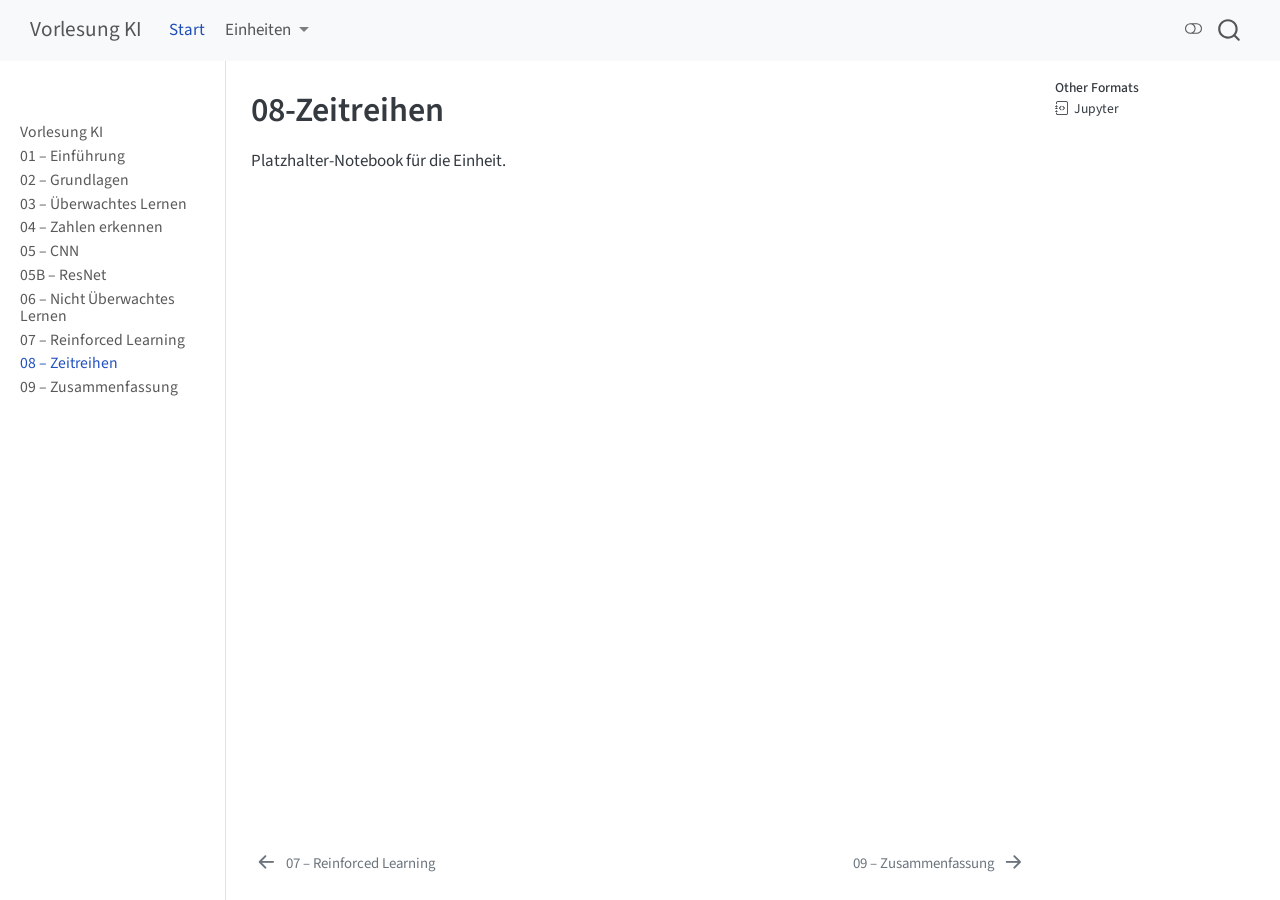
<file: notebooks/08-zeitreihen.html>
<!DOCTYPE html>
<html xmlns="http://www.w3.org/1999/xhtml" lang="en" xml:lang="en"><head>

<meta charset="utf-8">
<meta name="generator" content="quarto-1.7.34">

<meta name="viewport" content="width=device-width, initial-scale=1.0, user-scalable=yes">


<title>08-Zeitreihen – Vorlesung KI</title>
<style>
code{white-space: pre-wrap;}
span.smallcaps{font-variant: small-caps;}
div.columns{display: flex; gap: min(4vw, 1.5em);}
div.column{flex: auto; overflow-x: auto;}
div.hanging-indent{margin-left: 1.5em; text-indent: -1.5em;}
ul.task-list{list-style: none;}
ul.task-list li input[type="checkbox"] {
  width: 0.8em;
  margin: 0 0.8em 0.2em -1em; /* quarto-specific, see https://github.com/quarto-dev/quarto-cli/issues/4556 */ 
  vertical-align: middle;
}
</style>


<script src="../site_libs/quarto-nav/quarto-nav.js"></script>
<script src="../site_libs/clipboard/clipboard.min.js"></script>
<script src="../site_libs/quarto-search/autocomplete.umd.js"></script>
<script src="../site_libs/quarto-search/fuse.min.js"></script>
<script src="../site_libs/quarto-search/quarto-search.js"></script>
<meta name="quarto:offset" content="../">
<link href="../notebooks/09-zusammenfassung.html" rel="next">
<link href="../notebooks/07-reinforced_learning.html" rel="prev">
<script src="../site_libs/quarto-html/quarto.js" type="module"></script>
<script src="../site_libs/quarto-html/tabsets/tabsets.js" type="module"></script>
<script src="../site_libs/quarto-html/popper.min.js"></script>
<script src="../site_libs/quarto-html/tippy.umd.min.js"></script>
<script src="../site_libs/quarto-html/anchor.min.js"></script>
<link href="../site_libs/quarto-html/tippy.css" rel="stylesheet">
<link href="../site_libs/quarto-html/quarto-syntax-highlighting-c8ad9e5dbd60b7b70b38521ab19b7da4.css" rel="stylesheet" class="quarto-color-scheme" id="quarto-text-highlighting-styles">
<link href="../site_libs/quarto-html/quarto-syntax-highlighting-dark-befe23ebd2f54d8af2c8a89d1a1611f1.css" rel="stylesheet" class="quarto-color-scheme quarto-color-alternate" id="quarto-text-highlighting-styles">
<link href="../site_libs/quarto-html/quarto-syntax-highlighting-c8ad9e5dbd60b7b70b38521ab19b7da4.css" rel="stylesheet" class="quarto-color-scheme-extra" id="quarto-text-highlighting-styles">
<script src="../site_libs/bootstrap/bootstrap.min.js"></script>
<link href="../site_libs/bootstrap/bootstrap-icons.css" rel="stylesheet">
<link href="../site_libs/bootstrap/bootstrap-1aa49f01253f36e968d0d742ea1053f7.min.css" rel="stylesheet" append-hash="true" class="quarto-color-scheme" id="quarto-bootstrap" data-mode="light">
<link href="../site_libs/bootstrap/bootstrap-dark-d3e56b19467126f3f31cc70e9f4f5c33.min.css" rel="stylesheet" append-hash="true" class="quarto-color-scheme quarto-color-alternate" id="quarto-bootstrap" data-mode="dark">
<link href="../site_libs/bootstrap/bootstrap-1aa49f01253f36e968d0d742ea1053f7.min.css" rel="stylesheet" append-hash="true" class="quarto-color-scheme-extra" id="quarto-bootstrap" data-mode="light">
<script id="quarto-search-options" type="application/json">{
  "location": "navbar",
  "copy-button": false,
  "collapse-after": 3,
  "panel-placement": "end",
  "type": "overlay",
  "limit": 50,
  "keyboard-shortcut": [
    "f",
    "/",
    "s"
  ],
  "show-item-context": false,
  "language": {
    "search-no-results-text": "No results",
    "search-matching-documents-text": "matching documents",
    "search-copy-link-title": "Copy link to search",
    "search-hide-matches-text": "Hide additional matches",
    "search-more-match-text": "more match in this document",
    "search-more-matches-text": "more matches in this document",
    "search-clear-button-title": "Clear",
    "search-text-placeholder": "",
    "search-detached-cancel-button-title": "Cancel",
    "search-submit-button-title": "Submit",
    "search-label": "Search"
  }
}</script>


<link rel="stylesheet" href="../assets/css/styles.scss">
</head>

<body class="nav-sidebar docked nav-fixed quarto-light"><script id="quarto-html-before-body" type="application/javascript">
    const toggleBodyColorMode = (bsSheetEl) => {
      const mode = bsSheetEl.getAttribute("data-mode");
      const bodyEl = window.document.querySelector("body");
      if (mode === "dark") {
        bodyEl.classList.add("quarto-dark");
        bodyEl.classList.remove("quarto-light");
      } else {
        bodyEl.classList.add("quarto-light");
        bodyEl.classList.remove("quarto-dark");
      }
    }
    const toggleBodyColorPrimary = () => {
      const bsSheetEl = window.document.querySelector("link#quarto-bootstrap:not([rel=disabled-stylesheet])");
      if (bsSheetEl) {
        toggleBodyColorMode(bsSheetEl);
      }
    }
    const setColorSchemeToggle = (alternate) => {
      const toggles = window.document.querySelectorAll('.quarto-color-scheme-toggle');
      for (let i=0; i < toggles.length; i++) {
        const toggle = toggles[i];
        if (toggle) {
          if (alternate) {
            toggle.classList.add("alternate");
          } else {
            toggle.classList.remove("alternate");
          }
        }
      }
    };
    const toggleColorMode = (alternate) => {
      // Switch the stylesheets
      const primaryStylesheets = window.document.querySelectorAll('link.quarto-color-scheme:not(.quarto-color-alternate)');
      const alternateStylesheets = window.document.querySelectorAll('link.quarto-color-scheme.quarto-color-alternate');
      manageTransitions('#quarto-margin-sidebar .nav-link', false);
      if (alternate) {
        // note: dark is layered on light, we don't disable primary!
        enableStylesheet(alternateStylesheets);
        for (const sheetNode of alternateStylesheets) {
          if (sheetNode.id === "quarto-bootstrap") {
            toggleBodyColorMode(sheetNode);
          }
        }
      } else {
        disableStylesheet(alternateStylesheets);
        enableStylesheet(primaryStylesheets)
        toggleBodyColorPrimary();
      }
      manageTransitions('#quarto-margin-sidebar .nav-link', true);
      // Switch the toggles
      setColorSchemeToggle(alternate)
      // Hack to workaround the fact that safari doesn't
      // properly recolor the scrollbar when toggling (#1455)
      if (navigator.userAgent.indexOf('Safari') > 0 && navigator.userAgent.indexOf('Chrome') == -1) {
        manageTransitions("body", false);
        window.scrollTo(0, 1);
        setTimeout(() => {
          window.scrollTo(0, 0);
          manageTransitions("body", true);
        }, 40);
      }
    }
    const disableStylesheet = (stylesheets) => {
      for (let i=0; i < stylesheets.length; i++) {
        const stylesheet = stylesheets[i];
        stylesheet.rel = 'disabled-stylesheet';
      }
    }
    const enableStylesheet = (stylesheets) => {
      for (let i=0; i < stylesheets.length; i++) {
        const stylesheet = stylesheets[i];
        if(stylesheet.rel !== 'stylesheet') { // for Chrome, which will still FOUC without this check
          stylesheet.rel = 'stylesheet';
        }
      }
    }
    const manageTransitions = (selector, allowTransitions) => {
      const els = window.document.querySelectorAll(selector);
      for (let i=0; i < els.length; i++) {
        const el = els[i];
        if (allowTransitions) {
          el.classList.remove('notransition');
        } else {
          el.classList.add('notransition');
        }
      }
    }
    const isFileUrl = () => {
      return window.location.protocol === 'file:';
    }
    const hasAlternateSentinel = () => {
      let styleSentinel = getColorSchemeSentinel();
      if (styleSentinel !== null) {
        return styleSentinel === "alternate";
      } else {
        return false;
      }
    }
    const setStyleSentinel = (alternate) => {
      const value = alternate ? "alternate" : "default";
      if (!isFileUrl()) {
        window.localStorage.setItem("quarto-color-scheme", value);
      } else {
        localAlternateSentinel = value;
      }
    }
    const getColorSchemeSentinel = () => {
      if (!isFileUrl()) {
        const storageValue = window.localStorage.getItem("quarto-color-scheme");
        return storageValue != null ? storageValue : localAlternateSentinel;
      } else {
        return localAlternateSentinel;
      }
    }
    const toggleGiscusIfUsed = (isAlternate, darkModeDefault) => {
      const baseTheme = document.querySelector('#giscus-base-theme')?.value ?? 'light';
      const alternateTheme = document.querySelector('#giscus-alt-theme')?.value ?? 'dark';
      let newTheme = '';
      if(authorPrefersDark) {
        newTheme = isAlternate ? baseTheme : alternateTheme;
      } else {
        newTheme = isAlternate ? alternateTheme : baseTheme;
      }
      const changeGiscusTheme = () => {
        // From: https://github.com/giscus/giscus/issues/336
        const sendMessage = (message) => {
          const iframe = document.querySelector('iframe.giscus-frame');
          if (!iframe) return;
          iframe.contentWindow.postMessage({ giscus: message }, 'https://giscus.app');
        }
        sendMessage({
          setConfig: {
            theme: newTheme
          }
        });
      }
      const isGiscussLoaded = window.document.querySelector('iframe.giscus-frame') !== null;
      if (isGiscussLoaded) {
        changeGiscusTheme();
      }
    };
    const authorPrefersDark = false;
    const darkModeDefault = authorPrefersDark;
      document.querySelector('link#quarto-text-highlighting-styles.quarto-color-scheme-extra').rel = 'disabled-stylesheet';
      document.querySelector('link#quarto-bootstrap.quarto-color-scheme-extra').rel = 'disabled-stylesheet';
    let localAlternateSentinel = darkModeDefault ? 'alternate' : 'default';
    // Dark / light mode switch
    window.quartoToggleColorScheme = () => {
      // Read the current dark / light value
      let toAlternate = !hasAlternateSentinel();
      toggleColorMode(toAlternate);
      setStyleSentinel(toAlternate);
      toggleGiscusIfUsed(toAlternate, darkModeDefault);
      window.dispatchEvent(new Event('resize'));
    };
    // Switch to dark mode if need be
    if (hasAlternateSentinel()) {
      toggleColorMode(true);
    } else {
      toggleColorMode(false);
    }
  </script>

<div id="quarto-search-results"></div>
  <header id="quarto-header" class="headroom fixed-top">
    <nav class="navbar navbar-expand-lg " data-bs-theme="dark">
      <div class="navbar-container container-fluid">
      <div class="navbar-brand-container mx-auto">
    <a class="navbar-brand" href="../index.html">
    <span class="navbar-title">Vorlesung KI</span>
    </a>
  </div>
            <div id="quarto-search" class="" title="Search"></div>
          <button class="navbar-toggler" type="button" data-bs-toggle="collapse" data-bs-target="#navbarCollapse" aria-controls="navbarCollapse" role="menu" aria-expanded="false" aria-label="Toggle navigation" onclick="if (window.quartoToggleHeadroom) { window.quartoToggleHeadroom(); }">
  <span class="navbar-toggler-icon"></span>
</button>
          <div class="collapse navbar-collapse" id="navbarCollapse">
            <ul class="navbar-nav navbar-nav-scroll me-auto">
  <li class="nav-item">
    <a class="nav-link active" href="../index.html" aria-current="page"> 
<span class="menu-text">Start</span></a>
  </li>  
  <li class="nav-item dropdown ">
    <a class="nav-link dropdown-toggle" href="#" id="nav-menu-einheiten" role="link" data-bs-toggle="dropdown" aria-expanded="false">
 <span class="menu-text">Einheiten</span>
    </a>
    <ul class="dropdown-menu" aria-labelledby="nav-menu-einheiten">    
        <li>
    <a class="dropdown-item" href="../notebooks/01-einleitung.html">
 <span class="dropdown-text">01 – Einführung</span></a>
  </li>  
        <li>
    <a class="dropdown-item" href="../notebooks/02-perzeptron.html">
 <span class="dropdown-text">02 – Grundlagen</span></a>
  </li>  
        <li>
    <a class="dropdown-item" href="../notebooks/03-ueberwachtes_lernen.html">
 <span class="dropdown-text">03 – Überwachtes Lernen</span></a>
  </li>  
        <li>
    <a class="dropdown-item" href="../notebooks/04-zahlen_erkennen.html">
 <span class="dropdown-text">04 – Zahlen erkennen</span></a>
  </li>  
        <li>
    <a class="dropdown-item" href="../notebooks/05-cnn.html">
 <span class="dropdown-text">05 – CNN</span></a>
  </li>  
        <li>
    <a class="dropdown-item" href="../notebooks/05B-resnet.html">
 <span class="dropdown-text">05B – ResNet</span></a>
  </li>  
        <li>
    <a class="dropdown-item" href="../notebooks/06-nicht_ueberwachtes_lernen.html">
 <span class="dropdown-text">06 – Nicht Überwachtes Lernen</span></a>
  </li>  
        <li>
    <a class="dropdown-item" href="../notebooks/07-reinforced_learning.html">
 <span class="dropdown-text">07 – Reinforced Learning</span></a>
  </li>  
        <li>
    <a class="dropdown-item" href="../notebooks/08-zeitreihen.html">
 <span class="dropdown-text">08 – Zeitreihen</span></a>
  </li>  
        <li>
    <a class="dropdown-item" href="../notebooks/09-zusammenfassung.html">
 <span class="dropdown-text">09 – Zusammenfassung</span></a>
  </li>  
    </ul>
  </li>
</ul>
          </div> <!-- /navcollapse -->
            <div class="quarto-navbar-tools">
  <a href="" class="quarto-color-scheme-toggle quarto-navigation-tool  px-1" onclick="window.quartoToggleColorScheme(); return false;" title="Toggle dark mode"><i class="bi"></i></a>
</div>
      </div> <!-- /container-fluid -->
    </nav>
  <nav class="quarto-secondary-nav">
    <div class="container-fluid d-flex">
      <button type="button" class="quarto-btn-toggle btn" data-bs-toggle="collapse" role="button" data-bs-target=".quarto-sidebar-collapse-item" aria-controls="quarto-sidebar" aria-expanded="false" aria-label="Toggle sidebar navigation" onclick="if (window.quartoToggleHeadroom) { window.quartoToggleHeadroom(); }">
        <i class="bi bi-layout-text-sidebar-reverse"></i>
      </button>
        <nav class="quarto-page-breadcrumbs" aria-label="breadcrumb"><ol class="breadcrumb"><li class="breadcrumb-item"><a href="../notebooks/08-zeitreihen.html">08 – Zeitreihen</a></li></ol></nav>
        <a class="flex-grow-1" role="navigation" data-bs-toggle="collapse" data-bs-target=".quarto-sidebar-collapse-item" aria-controls="quarto-sidebar" aria-expanded="false" aria-label="Toggle sidebar navigation" onclick="if (window.quartoToggleHeadroom) { window.quartoToggleHeadroom(); }">      
        </a>
      <button type="button" class="btn quarto-search-button" aria-label="Search" onclick="window.quartoOpenSearch();">
        <i class="bi bi-search"></i>
      </button>
    </div>
  </nav>
</header>
<!-- content -->
<div id="quarto-content" class="quarto-container page-columns page-rows-contents page-layout-article page-navbar">
<!-- sidebar -->
  <nav id="quarto-sidebar" class="sidebar collapse collapse-horizontal quarto-sidebar-collapse-item sidebar-navigation docked overflow-auto">
        <div class="mt-2 flex-shrink-0 align-items-center">
        <div class="sidebar-search">
        <div id="quarto-search" class="" title="Search"></div>
        </div>
        </div>
    <div class="sidebar-menu-container"> 
    <ul class="list-unstyled mt-1">
        <li class="sidebar-item">
  <div class="sidebar-item-container"> 
  <a href="../index.html" class="sidebar-item-text sidebar-link">
 <span class="menu-text">Vorlesung KI</span></a>
  </div>
</li>
        <li class="sidebar-item">
  <div class="sidebar-item-container"> 
  <a href="../notebooks/01-einleitung.html" class="sidebar-item-text sidebar-link">
 <span class="menu-text">01 – Einführung</span></a>
  </div>
</li>
        <li class="sidebar-item">
  <div class="sidebar-item-container"> 
  <a href="../notebooks/02-perzeptron.html" class="sidebar-item-text sidebar-link">
 <span class="menu-text">02 – Grundlagen</span></a>
  </div>
</li>
        <li class="sidebar-item">
  <div class="sidebar-item-container"> 
  <a href="../notebooks/03-ueberwachtes_lernen.html" class="sidebar-item-text sidebar-link">
 <span class="menu-text">03 – Überwachtes Lernen</span></a>
  </div>
</li>
        <li class="sidebar-item">
  <div class="sidebar-item-container"> 
  <a href="../notebooks/04-zahlen_erkennen.html" class="sidebar-item-text sidebar-link">
 <span class="menu-text">04 – Zahlen erkennen</span></a>
  </div>
</li>
        <li class="sidebar-item">
  <div class="sidebar-item-container"> 
  <a href="../notebooks/05-cnn.html" class="sidebar-item-text sidebar-link">
 <span class="menu-text">05 – CNN</span></a>
  </div>
</li>
        <li class="sidebar-item">
  <div class="sidebar-item-container"> 
  <a href="../notebooks/05B-resnet.html" class="sidebar-item-text sidebar-link">
 <span class="menu-text">05B – ResNet</span></a>
  </div>
</li>
        <li class="sidebar-item">
  <div class="sidebar-item-container"> 
  <a href="../notebooks/06-nicht_ueberwachtes_lernen.html" class="sidebar-item-text sidebar-link">
 <span class="menu-text">06 – Nicht Überwachtes Lernen</span></a>
  </div>
</li>
        <li class="sidebar-item">
  <div class="sidebar-item-container"> 
  <a href="../notebooks/07-reinforced_learning.html" class="sidebar-item-text sidebar-link">
 <span class="menu-text">07 – Reinforced Learning</span></a>
  </div>
</li>
        <li class="sidebar-item">
  <div class="sidebar-item-container"> 
  <a href="../notebooks/08-zeitreihen.html" class="sidebar-item-text sidebar-link active">
 <span class="menu-text">08 – Zeitreihen</span></a>
  </div>
</li>
        <li class="sidebar-item">
  <div class="sidebar-item-container"> 
  <a href="../notebooks/09-zusammenfassung.html" class="sidebar-item-text sidebar-link">
 <span class="menu-text">09 – Zusammenfassung</span></a>
  </div>
</li>
    </ul>
    </div>
</nav>
<div id="quarto-sidebar-glass" class="quarto-sidebar-collapse-item" data-bs-toggle="collapse" data-bs-target=".quarto-sidebar-collapse-item"></div>
<!-- margin-sidebar -->
    <div id="quarto-margin-sidebar" class="sidebar margin-sidebar">
        
    <div class="quarto-alternate-formats"><h2>Other Formats</h2><ul><li><a href="08-zeitreihen.out.ipynb" download="08-zeitreihen.out.ipynb"><i class="bi bi-journal-code"></i>Jupyter</a></li></ul></div></div>
<!-- main -->
<main class="content" id="quarto-document-content">


<header id="title-block-header" class="quarto-title-block default">
<div class="quarto-title">
<h1 class="title">08-Zeitreihen</h1>
</div>



<div class="quarto-title-meta">

    
  
    
  </div>
  


</header>


<p>Platzhalter-Notebook für die Einheit.</p>



</main> <!-- /main -->
<script id="quarto-html-after-body" type="application/javascript">
  window.document.addEventListener("DOMContentLoaded", function (event) {
    // Ensure there is a toggle, if there isn't float one in the top right
    if (window.document.querySelector('.quarto-color-scheme-toggle') === null) {
      const a = window.document.createElement('a');
      a.classList.add('top-right');
      a.classList.add('quarto-color-scheme-toggle');
      a.href = "";
      a.onclick = function() { try { window.quartoToggleColorScheme(); } catch {} return false; };
      const i = window.document.createElement("i");
      i.classList.add('bi');
      a.appendChild(i);
      window.document.body.appendChild(a);
    }
    setColorSchemeToggle(hasAlternateSentinel())
    const icon = "";
    const anchorJS = new window.AnchorJS();
    anchorJS.options = {
      placement: 'right',
      icon: icon
    };
    anchorJS.add('.anchored');
    const isCodeAnnotation = (el) => {
      for (const clz of el.classList) {
        if (clz.startsWith('code-annotation-')) {                     
          return true;
        }
      }
      return false;
    }
    const onCopySuccess = function(e) {
      // button target
      const button = e.trigger;
      // don't keep focus
      button.blur();
      // flash "checked"
      button.classList.add('code-copy-button-checked');
      var currentTitle = button.getAttribute("title");
      button.setAttribute("title", "Copied!");
      let tooltip;
      if (window.bootstrap) {
        button.setAttribute("data-bs-toggle", "tooltip");
        button.setAttribute("data-bs-placement", "left");
        button.setAttribute("data-bs-title", "Copied!");
        tooltip = new bootstrap.Tooltip(button, 
          { trigger: "manual", 
            customClass: "code-copy-button-tooltip",
            offset: [0, -8]});
        tooltip.show();    
      }
      setTimeout(function() {
        if (tooltip) {
          tooltip.hide();
          button.removeAttribute("data-bs-title");
          button.removeAttribute("data-bs-toggle");
          button.removeAttribute("data-bs-placement");
        }
        button.setAttribute("title", currentTitle);
        button.classList.remove('code-copy-button-checked');
      }, 1000);
      // clear code selection
      e.clearSelection();
    }
    const getTextToCopy = function(trigger) {
        const codeEl = trigger.previousElementSibling.cloneNode(true);
        for (const childEl of codeEl.children) {
          if (isCodeAnnotation(childEl)) {
            childEl.remove();
          }
        }
        return codeEl.innerText;
    }
    const clipboard = new window.ClipboardJS('.code-copy-button:not([data-in-quarto-modal])', {
      text: getTextToCopy
    });
    clipboard.on('success', onCopySuccess);
    if (window.document.getElementById('quarto-embedded-source-code-modal')) {
      const clipboardModal = new window.ClipboardJS('.code-copy-button[data-in-quarto-modal]', {
        text: getTextToCopy,
        container: window.document.getElementById('quarto-embedded-source-code-modal')
      });
      clipboardModal.on('success', onCopySuccess);
    }
      var localhostRegex = new RegExp(/^(?:http|https):\/\/localhost\:?[0-9]*\//);
      var mailtoRegex = new RegExp(/^mailto:/);
        var filterRegex = new RegExp("https:\/\/ArnoldIntelligence\.github\.io\/KI-Vorlesung\/");
      var isInternal = (href) => {
          return filterRegex.test(href) || localhostRegex.test(href) || mailtoRegex.test(href);
      }
      // Inspect non-navigation links and adorn them if external
     var links = window.document.querySelectorAll('a[href]:not(.nav-link):not(.navbar-brand):not(.toc-action):not(.sidebar-link):not(.sidebar-item-toggle):not(.pagination-link):not(.no-external):not([aria-hidden]):not(.dropdown-item):not(.quarto-navigation-tool):not(.about-link)');
      for (var i=0; i<links.length; i++) {
        const link = links[i];
        if (!isInternal(link.href)) {
          // undo the damage that might have been done by quarto-nav.js in the case of
          // links that we want to consider external
          if (link.dataset.originalHref !== undefined) {
            link.href = link.dataset.originalHref;
          }
        }
      }
    function tippyHover(el, contentFn, onTriggerFn, onUntriggerFn) {
      const config = {
        allowHTML: true,
        maxWidth: 500,
        delay: 100,
        arrow: false,
        appendTo: function(el) {
            return el.parentElement;
        },
        interactive: true,
        interactiveBorder: 10,
        theme: 'quarto',
        placement: 'bottom-start',
      };
      if (contentFn) {
        config.content = contentFn;
      }
      if (onTriggerFn) {
        config.onTrigger = onTriggerFn;
      }
      if (onUntriggerFn) {
        config.onUntrigger = onUntriggerFn;
      }
      window.tippy(el, config); 
    }
    const noterefs = window.document.querySelectorAll('a[role="doc-noteref"]');
    for (var i=0; i<noterefs.length; i++) {
      const ref = noterefs[i];
      tippyHover(ref, function() {
        // use id or data attribute instead here
        let href = ref.getAttribute('data-footnote-href') || ref.getAttribute('href');
        try { href = new URL(href).hash; } catch {}
        const id = href.replace(/^#\/?/, "");
        const note = window.document.getElementById(id);
        if (note) {
          return note.innerHTML;
        } else {
          return "";
        }
      });
    }
    const xrefs = window.document.querySelectorAll('a.quarto-xref');
    const processXRef = (id, note) => {
      // Strip column container classes
      const stripColumnClz = (el) => {
        el.classList.remove("page-full", "page-columns");
        if (el.children) {
          for (const child of el.children) {
            stripColumnClz(child);
          }
        }
      }
      stripColumnClz(note)
      if (id === null || id.startsWith('sec-')) {
        // Special case sections, only their first couple elements
        const container = document.createElement("div");
        if (note.children && note.children.length > 2) {
          container.appendChild(note.children[0].cloneNode(true));
          for (let i = 1; i < note.children.length; i++) {
            const child = note.children[i];
            if (child.tagName === "P" && child.innerText === "") {
              continue;
            } else {
              container.appendChild(child.cloneNode(true));
              break;
            }
          }
          if (window.Quarto?.typesetMath) {
            window.Quarto.typesetMath(container);
          }
          return container.innerHTML
        } else {
          if (window.Quarto?.typesetMath) {
            window.Quarto.typesetMath(note);
          }
          return note.innerHTML;
        }
      } else {
        // Remove any anchor links if they are present
        const anchorLink = note.querySelector('a.anchorjs-link');
        if (anchorLink) {
          anchorLink.remove();
        }
        if (window.Quarto?.typesetMath) {
          window.Quarto.typesetMath(note);
        }
        if (note.classList.contains("callout")) {
          return note.outerHTML;
        } else {
          return note.innerHTML;
        }
      }
    }
    for (var i=0; i<xrefs.length; i++) {
      const xref = xrefs[i];
      tippyHover(xref, undefined, function(instance) {
        instance.disable();
        let url = xref.getAttribute('href');
        let hash = undefined; 
        if (url.startsWith('#')) {
          hash = url;
        } else {
          try { hash = new URL(url).hash; } catch {}
        }
        if (hash) {
          const id = hash.replace(/^#\/?/, "");
          const note = window.document.getElementById(id);
          if (note !== null) {
            try {
              const html = processXRef(id, note.cloneNode(true));
              instance.setContent(html);
            } finally {
              instance.enable();
              instance.show();
            }
          } else {
            // See if we can fetch this
            fetch(url.split('#')[0])
            .then(res => res.text())
            .then(html => {
              const parser = new DOMParser();
              const htmlDoc = parser.parseFromString(html, "text/html");
              const note = htmlDoc.getElementById(id);
              if (note !== null) {
                const html = processXRef(id, note);
                instance.setContent(html);
              } 
            }).finally(() => {
              instance.enable();
              instance.show();
            });
          }
        } else {
          // See if we can fetch a full url (with no hash to target)
          // This is a special case and we should probably do some content thinning / targeting
          fetch(url)
          .then(res => res.text())
          .then(html => {
            const parser = new DOMParser();
            const htmlDoc = parser.parseFromString(html, "text/html");
            const note = htmlDoc.querySelector('main.content');
            if (note !== null) {
              // This should only happen for chapter cross references
              // (since there is no id in the URL)
              // remove the first header
              if (note.children.length > 0 && note.children[0].tagName === "HEADER") {
                note.children[0].remove();
              }
              const html = processXRef(null, note);
              instance.setContent(html);
            } 
          }).finally(() => {
            instance.enable();
            instance.show();
          });
        }
      }, function(instance) {
      });
    }
        let selectedAnnoteEl;
        const selectorForAnnotation = ( cell, annotation) => {
          let cellAttr = 'data-code-cell="' + cell + '"';
          let lineAttr = 'data-code-annotation="' +  annotation + '"';
          const selector = 'span[' + cellAttr + '][' + lineAttr + ']';
          return selector;
        }
        const selectCodeLines = (annoteEl) => {
          const doc = window.document;
          const targetCell = annoteEl.getAttribute("data-target-cell");
          const targetAnnotation = annoteEl.getAttribute("data-target-annotation");
          const annoteSpan = window.document.querySelector(selectorForAnnotation(targetCell, targetAnnotation));
          const lines = annoteSpan.getAttribute("data-code-lines").split(",");
          const lineIds = lines.map((line) => {
            return targetCell + "-" + line;
          })
          let top = null;
          let height = null;
          let parent = null;
          if (lineIds.length > 0) {
              //compute the position of the single el (top and bottom and make a div)
              const el = window.document.getElementById(lineIds[0]);
              top = el.offsetTop;
              height = el.offsetHeight;
              parent = el.parentElement.parentElement;
            if (lineIds.length > 1) {
              const lastEl = window.document.getElementById(lineIds[lineIds.length - 1]);
              const bottom = lastEl.offsetTop + lastEl.offsetHeight;
              height = bottom - top;
            }
            if (top !== null && height !== null && parent !== null) {
              // cook up a div (if necessary) and position it 
              let div = window.document.getElementById("code-annotation-line-highlight");
              if (div === null) {
                div = window.document.createElement("div");
                div.setAttribute("id", "code-annotation-line-highlight");
                div.style.position = 'absolute';
                parent.appendChild(div);
              }
              div.style.top = top - 2 + "px";
              div.style.height = height + 4 + "px";
              div.style.left = 0;
              let gutterDiv = window.document.getElementById("code-annotation-line-highlight-gutter");
              if (gutterDiv === null) {
                gutterDiv = window.document.createElement("div");
                gutterDiv.setAttribute("id", "code-annotation-line-highlight-gutter");
                gutterDiv.style.position = 'absolute';
                const codeCell = window.document.getElementById(targetCell);
                const gutter = codeCell.querySelector('.code-annotation-gutter');
                gutter.appendChild(gutterDiv);
              }
              gutterDiv.style.top = top - 2 + "px";
              gutterDiv.style.height = height + 4 + "px";
            }
            selectedAnnoteEl = annoteEl;
          }
        };
        const unselectCodeLines = () => {
          const elementsIds = ["code-annotation-line-highlight", "code-annotation-line-highlight-gutter"];
          elementsIds.forEach((elId) => {
            const div = window.document.getElementById(elId);
            if (div) {
              div.remove();
            }
          });
          selectedAnnoteEl = undefined;
        };
          // Handle positioning of the toggle
      window.addEventListener(
        "resize",
        throttle(() => {
          elRect = undefined;
          if (selectedAnnoteEl) {
            selectCodeLines(selectedAnnoteEl);
          }
        }, 10)
      );
      function throttle(fn, ms) {
      let throttle = false;
      let timer;
        return (...args) => {
          if(!throttle) { // first call gets through
              fn.apply(this, args);
              throttle = true;
          } else { // all the others get throttled
              if(timer) clearTimeout(timer); // cancel #2
              timer = setTimeout(() => {
                fn.apply(this, args);
                timer = throttle = false;
              }, ms);
          }
        };
      }
        // Attach click handler to the DT
        const annoteDls = window.document.querySelectorAll('dt[data-target-cell]');
        for (const annoteDlNode of annoteDls) {
          annoteDlNode.addEventListener('click', (event) => {
            const clickedEl = event.target;
            if (clickedEl !== selectedAnnoteEl) {
              unselectCodeLines();
              const activeEl = window.document.querySelector('dt[data-target-cell].code-annotation-active');
              if (activeEl) {
                activeEl.classList.remove('code-annotation-active');
              }
              selectCodeLines(clickedEl);
              clickedEl.classList.add('code-annotation-active');
            } else {
              // Unselect the line
              unselectCodeLines();
              clickedEl.classList.remove('code-annotation-active');
            }
          });
        }
    const findCites = (el) => {
      const parentEl = el.parentElement;
      if (parentEl) {
        const cites = parentEl.dataset.cites;
        if (cites) {
          return {
            el,
            cites: cites.split(' ')
          };
        } else {
          return findCites(el.parentElement)
        }
      } else {
        return undefined;
      }
    };
    var bibliorefs = window.document.querySelectorAll('a[role="doc-biblioref"]');
    for (var i=0; i<bibliorefs.length; i++) {
      const ref = bibliorefs[i];
      const citeInfo = findCites(ref);
      if (citeInfo) {
        tippyHover(citeInfo.el, function() {
          var popup = window.document.createElement('div');
          citeInfo.cites.forEach(function(cite) {
            var citeDiv = window.document.createElement('div');
            citeDiv.classList.add('hanging-indent');
            citeDiv.classList.add('csl-entry');
            var biblioDiv = window.document.getElementById('ref-' + cite);
            if (biblioDiv) {
              citeDiv.innerHTML = biblioDiv.innerHTML;
            }
            popup.appendChild(citeDiv);
          });
          return popup.innerHTML;
        });
      }
    }
  });
  </script>
<nav class="page-navigation">
  <div class="nav-page nav-page-previous">
      <a href="../notebooks/07-reinforced_learning.html" class="pagination-link" aria-label="07 – Reinforced Learning">
        <i class="bi bi-arrow-left-short"></i> <span class="nav-page-text">07 – Reinforced Learning</span>
      </a>          
  </div>
  <div class="nav-page nav-page-next">
      <a href="../notebooks/09-zusammenfassung.html" class="pagination-link" aria-label="09 – Zusammenfassung">
        <span class="nav-page-text">09 – Zusammenfassung</span> <i class="bi bi-arrow-right-short"></i>
      </a>
  </div>
</nav>
</div> <!-- /content -->




</body></html>
</file>
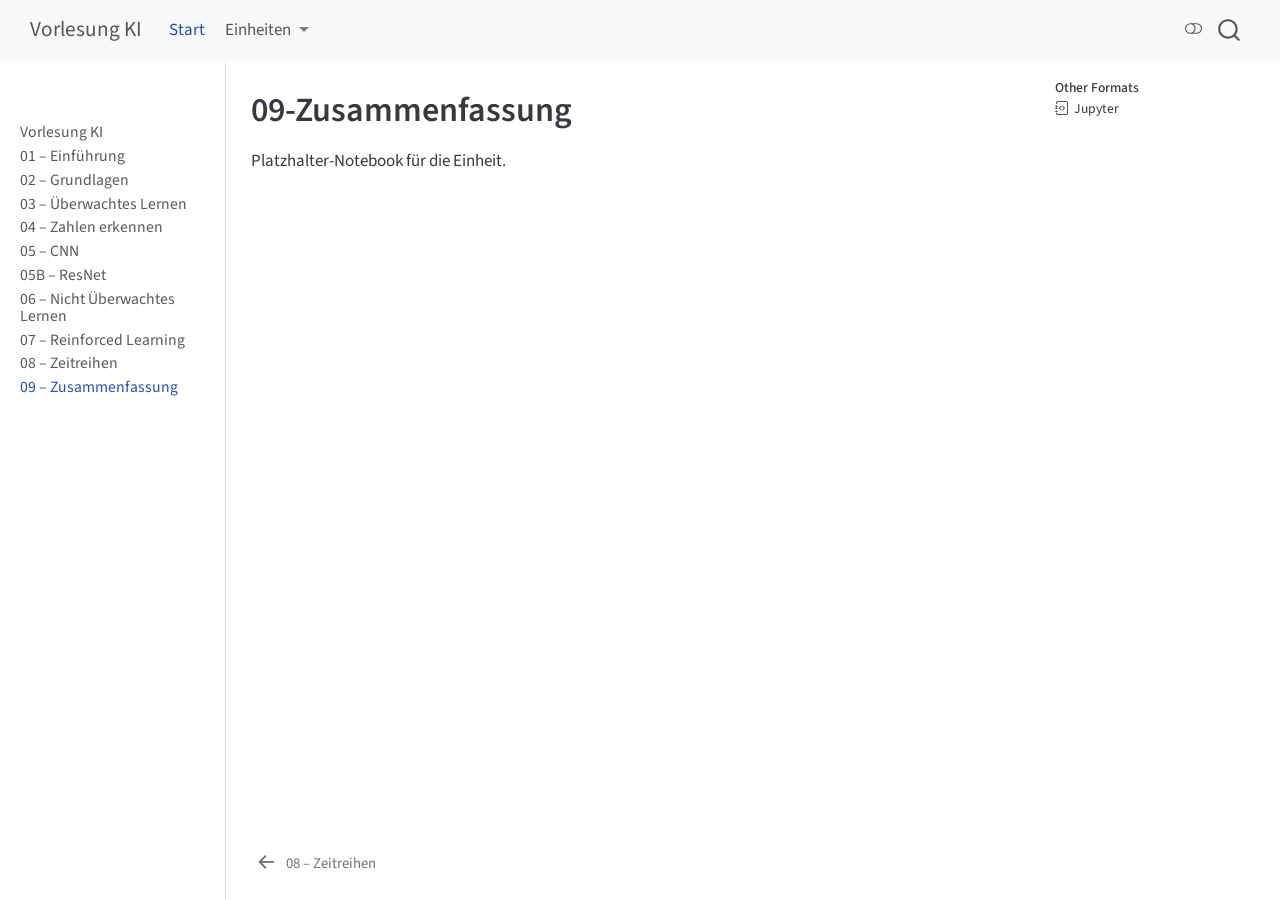
<file: notebooks/09-zusammenfassung.html>
<!DOCTYPE html>
<html xmlns="http://www.w3.org/1999/xhtml" lang="en" xml:lang="en"><head>

<meta charset="utf-8">
<meta name="generator" content="quarto-1.7.34">

<meta name="viewport" content="width=device-width, initial-scale=1.0, user-scalable=yes">


<title>09-Zusammenfassung – Vorlesung KI</title>
<style>
code{white-space: pre-wrap;}
span.smallcaps{font-variant: small-caps;}
div.columns{display: flex; gap: min(4vw, 1.5em);}
div.column{flex: auto; overflow-x: auto;}
div.hanging-indent{margin-left: 1.5em; text-indent: -1.5em;}
ul.task-list{list-style: none;}
ul.task-list li input[type="checkbox"] {
  width: 0.8em;
  margin: 0 0.8em 0.2em -1em; /* quarto-specific, see https://github.com/quarto-dev/quarto-cli/issues/4556 */ 
  vertical-align: middle;
}
</style>


<script src="../site_libs/quarto-nav/quarto-nav.js"></script>
<script src="../site_libs/clipboard/clipboard.min.js"></script>
<script src="../site_libs/quarto-search/autocomplete.umd.js"></script>
<script src="../site_libs/quarto-search/fuse.min.js"></script>
<script src="../site_libs/quarto-search/quarto-search.js"></script>
<meta name="quarto:offset" content="../">
<link href="../notebooks/08-zeitreihen.html" rel="prev">
<script src="../site_libs/quarto-html/quarto.js" type="module"></script>
<script src="../site_libs/quarto-html/tabsets/tabsets.js" type="module"></script>
<script src="../site_libs/quarto-html/popper.min.js"></script>
<script src="../site_libs/quarto-html/tippy.umd.min.js"></script>
<script src="../site_libs/quarto-html/anchor.min.js"></script>
<link href="../site_libs/quarto-html/tippy.css" rel="stylesheet">
<link href="../site_libs/quarto-html/quarto-syntax-highlighting-c8ad9e5dbd60b7b70b38521ab19b7da4.css" rel="stylesheet" class="quarto-color-scheme" id="quarto-text-highlighting-styles">
<link href="../site_libs/quarto-html/quarto-syntax-highlighting-dark-befe23ebd2f54d8af2c8a89d1a1611f1.css" rel="stylesheet" class="quarto-color-scheme quarto-color-alternate" id="quarto-text-highlighting-styles">
<link href="../site_libs/quarto-html/quarto-syntax-highlighting-c8ad9e5dbd60b7b70b38521ab19b7da4.css" rel="stylesheet" class="quarto-color-scheme-extra" id="quarto-text-highlighting-styles">
<script src="../site_libs/bootstrap/bootstrap.min.js"></script>
<link href="../site_libs/bootstrap/bootstrap-icons.css" rel="stylesheet">
<link href="../site_libs/bootstrap/bootstrap-1aa49f01253f36e968d0d742ea1053f7.min.css" rel="stylesheet" append-hash="true" class="quarto-color-scheme" id="quarto-bootstrap" data-mode="light">
<link href="../site_libs/bootstrap/bootstrap-dark-d3e56b19467126f3f31cc70e9f4f5c33.min.css" rel="stylesheet" append-hash="true" class="quarto-color-scheme quarto-color-alternate" id="quarto-bootstrap" data-mode="dark">
<link href="../site_libs/bootstrap/bootstrap-1aa49f01253f36e968d0d742ea1053f7.min.css" rel="stylesheet" append-hash="true" class="quarto-color-scheme-extra" id="quarto-bootstrap" data-mode="light">
<script id="quarto-search-options" type="application/json">{
  "location": "navbar",
  "copy-button": false,
  "collapse-after": 3,
  "panel-placement": "end",
  "type": "overlay",
  "limit": 50,
  "keyboard-shortcut": [
    "f",
    "/",
    "s"
  ],
  "show-item-context": false,
  "language": {
    "search-no-results-text": "No results",
    "search-matching-documents-text": "matching documents",
    "search-copy-link-title": "Copy link to search",
    "search-hide-matches-text": "Hide additional matches",
    "search-more-match-text": "more match in this document",
    "search-more-matches-text": "more matches in this document",
    "search-clear-button-title": "Clear",
    "search-text-placeholder": "",
    "search-detached-cancel-button-title": "Cancel",
    "search-submit-button-title": "Submit",
    "search-label": "Search"
  }
}</script>


<link rel="stylesheet" href="../assets/css/styles.scss">
</head>

<body class="nav-sidebar docked nav-fixed quarto-light"><script id="quarto-html-before-body" type="application/javascript">
    const toggleBodyColorMode = (bsSheetEl) => {
      const mode = bsSheetEl.getAttribute("data-mode");
      const bodyEl = window.document.querySelector("body");
      if (mode === "dark") {
        bodyEl.classList.add("quarto-dark");
        bodyEl.classList.remove("quarto-light");
      } else {
        bodyEl.classList.add("quarto-light");
        bodyEl.classList.remove("quarto-dark");
      }
    }
    const toggleBodyColorPrimary = () => {
      const bsSheetEl = window.document.querySelector("link#quarto-bootstrap:not([rel=disabled-stylesheet])");
      if (bsSheetEl) {
        toggleBodyColorMode(bsSheetEl);
      }
    }
    const setColorSchemeToggle = (alternate) => {
      const toggles = window.document.querySelectorAll('.quarto-color-scheme-toggle');
      for (let i=0; i < toggles.length; i++) {
        const toggle = toggles[i];
        if (toggle) {
          if (alternate) {
            toggle.classList.add("alternate");
          } else {
            toggle.classList.remove("alternate");
          }
        }
      }
    };
    const toggleColorMode = (alternate) => {
      // Switch the stylesheets
      const primaryStylesheets = window.document.querySelectorAll('link.quarto-color-scheme:not(.quarto-color-alternate)');
      const alternateStylesheets = window.document.querySelectorAll('link.quarto-color-scheme.quarto-color-alternate');
      manageTransitions('#quarto-margin-sidebar .nav-link', false);
      if (alternate) {
        // note: dark is layered on light, we don't disable primary!
        enableStylesheet(alternateStylesheets);
        for (const sheetNode of alternateStylesheets) {
          if (sheetNode.id === "quarto-bootstrap") {
            toggleBodyColorMode(sheetNode);
          }
        }
      } else {
        disableStylesheet(alternateStylesheets);
        enableStylesheet(primaryStylesheets)
        toggleBodyColorPrimary();
      }
      manageTransitions('#quarto-margin-sidebar .nav-link', true);
      // Switch the toggles
      setColorSchemeToggle(alternate)
      // Hack to workaround the fact that safari doesn't
      // properly recolor the scrollbar when toggling (#1455)
      if (navigator.userAgent.indexOf('Safari') > 0 && navigator.userAgent.indexOf('Chrome') == -1) {
        manageTransitions("body", false);
        window.scrollTo(0, 1);
        setTimeout(() => {
          window.scrollTo(0, 0);
          manageTransitions("body", true);
        }, 40);
      }
    }
    const disableStylesheet = (stylesheets) => {
      for (let i=0; i < stylesheets.length; i++) {
        const stylesheet = stylesheets[i];
        stylesheet.rel = 'disabled-stylesheet';
      }
    }
    const enableStylesheet = (stylesheets) => {
      for (let i=0; i < stylesheets.length; i++) {
        const stylesheet = stylesheets[i];
        if(stylesheet.rel !== 'stylesheet') { // for Chrome, which will still FOUC without this check
          stylesheet.rel = 'stylesheet';
        }
      }
    }
    const manageTransitions = (selector, allowTransitions) => {
      const els = window.document.querySelectorAll(selector);
      for (let i=0; i < els.length; i++) {
        const el = els[i];
        if (allowTransitions) {
          el.classList.remove('notransition');
        } else {
          el.classList.add('notransition');
        }
      }
    }
    const isFileUrl = () => {
      return window.location.protocol === 'file:';
    }
    const hasAlternateSentinel = () => {
      let styleSentinel = getColorSchemeSentinel();
      if (styleSentinel !== null) {
        return styleSentinel === "alternate";
      } else {
        return false;
      }
    }
    const setStyleSentinel = (alternate) => {
      const value = alternate ? "alternate" : "default";
      if (!isFileUrl()) {
        window.localStorage.setItem("quarto-color-scheme", value);
      } else {
        localAlternateSentinel = value;
      }
    }
    const getColorSchemeSentinel = () => {
      if (!isFileUrl()) {
        const storageValue = window.localStorage.getItem("quarto-color-scheme");
        return storageValue != null ? storageValue : localAlternateSentinel;
      } else {
        return localAlternateSentinel;
      }
    }
    const toggleGiscusIfUsed = (isAlternate, darkModeDefault) => {
      const baseTheme = document.querySelector('#giscus-base-theme')?.value ?? 'light';
      const alternateTheme = document.querySelector('#giscus-alt-theme')?.value ?? 'dark';
      let newTheme = '';
      if(authorPrefersDark) {
        newTheme = isAlternate ? baseTheme : alternateTheme;
      } else {
        newTheme = isAlternate ? alternateTheme : baseTheme;
      }
      const changeGiscusTheme = () => {
        // From: https://github.com/giscus/giscus/issues/336
        const sendMessage = (message) => {
          const iframe = document.querySelector('iframe.giscus-frame');
          if (!iframe) return;
          iframe.contentWindow.postMessage({ giscus: message }, 'https://giscus.app');
        }
        sendMessage({
          setConfig: {
            theme: newTheme
          }
        });
      }
      const isGiscussLoaded = window.document.querySelector('iframe.giscus-frame') !== null;
      if (isGiscussLoaded) {
        changeGiscusTheme();
      }
    };
    const authorPrefersDark = false;
    const darkModeDefault = authorPrefersDark;
      document.querySelector('link#quarto-text-highlighting-styles.quarto-color-scheme-extra').rel = 'disabled-stylesheet';
      document.querySelector('link#quarto-bootstrap.quarto-color-scheme-extra').rel = 'disabled-stylesheet';
    let localAlternateSentinel = darkModeDefault ? 'alternate' : 'default';
    // Dark / light mode switch
    window.quartoToggleColorScheme = () => {
      // Read the current dark / light value
      let toAlternate = !hasAlternateSentinel();
      toggleColorMode(toAlternate);
      setStyleSentinel(toAlternate);
      toggleGiscusIfUsed(toAlternate, darkModeDefault);
      window.dispatchEvent(new Event('resize'));
    };
    // Switch to dark mode if need be
    if (hasAlternateSentinel()) {
      toggleColorMode(true);
    } else {
      toggleColorMode(false);
    }
  </script>

<div id="quarto-search-results"></div>
  <header id="quarto-header" class="headroom fixed-top">
    <nav class="navbar navbar-expand-lg " data-bs-theme="dark">
      <div class="navbar-container container-fluid">
      <div class="navbar-brand-container mx-auto">
    <a class="navbar-brand" href="../index.html">
    <span class="navbar-title">Vorlesung KI</span>
    </a>
  </div>
            <div id="quarto-search" class="" title="Search"></div>
          <button class="navbar-toggler" type="button" data-bs-toggle="collapse" data-bs-target="#navbarCollapse" aria-controls="navbarCollapse" role="menu" aria-expanded="false" aria-label="Toggle navigation" onclick="if (window.quartoToggleHeadroom) { window.quartoToggleHeadroom(); }">
  <span class="navbar-toggler-icon"></span>
</button>
          <div class="collapse navbar-collapse" id="navbarCollapse">
            <ul class="navbar-nav navbar-nav-scroll me-auto">
  <li class="nav-item">
    <a class="nav-link active" href="../index.html" aria-current="page"> 
<span class="menu-text">Start</span></a>
  </li>  
  <li class="nav-item dropdown ">
    <a class="nav-link dropdown-toggle" href="#" id="nav-menu-einheiten" role="link" data-bs-toggle="dropdown" aria-expanded="false">
 <span class="menu-text">Einheiten</span>
    </a>
    <ul class="dropdown-menu" aria-labelledby="nav-menu-einheiten">    
        <li>
    <a class="dropdown-item" href="../notebooks/01-einleitung.html">
 <span class="dropdown-text">01 – Einführung</span></a>
  </li>  
        <li>
    <a class="dropdown-item" href="../notebooks/02-perzeptron.html">
 <span class="dropdown-text">02 – Grundlagen</span></a>
  </li>  
        <li>
    <a class="dropdown-item" href="../notebooks/03-ueberwachtes_lernen.html">
 <span class="dropdown-text">03 – Überwachtes Lernen</span></a>
  </li>  
        <li>
    <a class="dropdown-item" href="../notebooks/04-zahlen_erkennen.html">
 <span class="dropdown-text">04 – Zahlen erkennen</span></a>
  </li>  
        <li>
    <a class="dropdown-item" href="../notebooks/05-cnn.html">
 <span class="dropdown-text">05 – CNN</span></a>
  </li>  
        <li>
    <a class="dropdown-item" href="../notebooks/05B-resnet.html">
 <span class="dropdown-text">05B – ResNet</span></a>
  </li>  
        <li>
    <a class="dropdown-item" href="../notebooks/06-nicht_ueberwachtes_lernen.html">
 <span class="dropdown-text">06 – Nicht Überwachtes Lernen</span></a>
  </li>  
        <li>
    <a class="dropdown-item" href="../notebooks/07-reinforced_learning.html">
 <span class="dropdown-text">07 – Reinforced Learning</span></a>
  </li>  
        <li>
    <a class="dropdown-item" href="../notebooks/08-zeitreihen.html">
 <span class="dropdown-text">08 – Zeitreihen</span></a>
  </li>  
        <li>
    <a class="dropdown-item" href="../notebooks/09-zusammenfassung.html">
 <span class="dropdown-text">09 – Zusammenfassung</span></a>
  </li>  
    </ul>
  </li>
</ul>
          </div> <!-- /navcollapse -->
            <div class="quarto-navbar-tools">
  <a href="" class="quarto-color-scheme-toggle quarto-navigation-tool  px-1" onclick="window.quartoToggleColorScheme(); return false;" title="Toggle dark mode"><i class="bi"></i></a>
</div>
      </div> <!-- /container-fluid -->
    </nav>
  <nav class="quarto-secondary-nav">
    <div class="container-fluid d-flex">
      <button type="button" class="quarto-btn-toggle btn" data-bs-toggle="collapse" role="button" data-bs-target=".quarto-sidebar-collapse-item" aria-controls="quarto-sidebar" aria-expanded="false" aria-label="Toggle sidebar navigation" onclick="if (window.quartoToggleHeadroom) { window.quartoToggleHeadroom(); }">
        <i class="bi bi-layout-text-sidebar-reverse"></i>
      </button>
        <nav class="quarto-page-breadcrumbs" aria-label="breadcrumb"><ol class="breadcrumb"><li class="breadcrumb-item"><a href="../notebooks/09-zusammenfassung.html">09 – Zusammenfassung</a></li></ol></nav>
        <a class="flex-grow-1" role="navigation" data-bs-toggle="collapse" data-bs-target=".quarto-sidebar-collapse-item" aria-controls="quarto-sidebar" aria-expanded="false" aria-label="Toggle sidebar navigation" onclick="if (window.quartoToggleHeadroom) { window.quartoToggleHeadroom(); }">      
        </a>
      <button type="button" class="btn quarto-search-button" aria-label="Search" onclick="window.quartoOpenSearch();">
        <i class="bi bi-search"></i>
      </button>
    </div>
  </nav>
</header>
<!-- content -->
<div id="quarto-content" class="quarto-container page-columns page-rows-contents page-layout-article page-navbar">
<!-- sidebar -->
  <nav id="quarto-sidebar" class="sidebar collapse collapse-horizontal quarto-sidebar-collapse-item sidebar-navigation docked overflow-auto">
        <div class="mt-2 flex-shrink-0 align-items-center">
        <div class="sidebar-search">
        <div id="quarto-search" class="" title="Search"></div>
        </div>
        </div>
    <div class="sidebar-menu-container"> 
    <ul class="list-unstyled mt-1">
        <li class="sidebar-item">
  <div class="sidebar-item-container"> 
  <a href="../index.html" class="sidebar-item-text sidebar-link">
 <span class="menu-text">Vorlesung KI</span></a>
  </div>
</li>
        <li class="sidebar-item">
  <div class="sidebar-item-container"> 
  <a href="../notebooks/01-einleitung.html" class="sidebar-item-text sidebar-link">
 <span class="menu-text">01 – Einführung</span></a>
  </div>
</li>
        <li class="sidebar-item">
  <div class="sidebar-item-container"> 
  <a href="../notebooks/02-perzeptron.html" class="sidebar-item-text sidebar-link">
 <span class="menu-text">02 – Grundlagen</span></a>
  </div>
</li>
        <li class="sidebar-item">
  <div class="sidebar-item-container"> 
  <a href="../notebooks/03-ueberwachtes_lernen.html" class="sidebar-item-text sidebar-link">
 <span class="menu-text">03 – Überwachtes Lernen</span></a>
  </div>
</li>
        <li class="sidebar-item">
  <div class="sidebar-item-container"> 
  <a href="../notebooks/04-zahlen_erkennen.html" class="sidebar-item-text sidebar-link">
 <span class="menu-text">04 – Zahlen erkennen</span></a>
  </div>
</li>
        <li class="sidebar-item">
  <div class="sidebar-item-container"> 
  <a href="../notebooks/05-cnn.html" class="sidebar-item-text sidebar-link">
 <span class="menu-text">05 – CNN</span></a>
  </div>
</li>
        <li class="sidebar-item">
  <div class="sidebar-item-container"> 
  <a href="../notebooks/05B-resnet.html" class="sidebar-item-text sidebar-link">
 <span class="menu-text">05B – ResNet</span></a>
  </div>
</li>
        <li class="sidebar-item">
  <div class="sidebar-item-container"> 
  <a href="../notebooks/06-nicht_ueberwachtes_lernen.html" class="sidebar-item-text sidebar-link">
 <span class="menu-text">06 – Nicht Überwachtes Lernen</span></a>
  </div>
</li>
        <li class="sidebar-item">
  <div class="sidebar-item-container"> 
  <a href="../notebooks/07-reinforced_learning.html" class="sidebar-item-text sidebar-link">
 <span class="menu-text">07 – Reinforced Learning</span></a>
  </div>
</li>
        <li class="sidebar-item">
  <div class="sidebar-item-container"> 
  <a href="../notebooks/08-zeitreihen.html" class="sidebar-item-text sidebar-link">
 <span class="menu-text">08 – Zeitreihen</span></a>
  </div>
</li>
        <li class="sidebar-item">
  <div class="sidebar-item-container"> 
  <a href="../notebooks/09-zusammenfassung.html" class="sidebar-item-text sidebar-link active">
 <span class="menu-text">09 – Zusammenfassung</span></a>
  </div>
</li>
    </ul>
    </div>
</nav>
<div id="quarto-sidebar-glass" class="quarto-sidebar-collapse-item" data-bs-toggle="collapse" data-bs-target=".quarto-sidebar-collapse-item"></div>
<!-- margin-sidebar -->
    <div id="quarto-margin-sidebar" class="sidebar margin-sidebar">
        
    <div class="quarto-alternate-formats"><h2>Other Formats</h2><ul><li><a href="09-zusammenfassung.out.ipynb" download="09-zusammenfassung.out.ipynb"><i class="bi bi-journal-code"></i>Jupyter</a></li></ul></div></div>
<!-- main -->
<main class="content" id="quarto-document-content">


<header id="title-block-header" class="quarto-title-block default">
<div class="quarto-title">
<h1 class="title">09-Zusammenfassung</h1>
</div>



<div class="quarto-title-meta">

    
  
    
  </div>
  


</header>


<p>Platzhalter-Notebook für die Einheit.</p>



</main> <!-- /main -->
<script id="quarto-html-after-body" type="application/javascript">
  window.document.addEventListener("DOMContentLoaded", function (event) {
    // Ensure there is a toggle, if there isn't float one in the top right
    if (window.document.querySelector('.quarto-color-scheme-toggle') === null) {
      const a = window.document.createElement('a');
      a.classList.add('top-right');
      a.classList.add('quarto-color-scheme-toggle');
      a.href = "";
      a.onclick = function() { try { window.quartoToggleColorScheme(); } catch {} return false; };
      const i = window.document.createElement("i");
      i.classList.add('bi');
      a.appendChild(i);
      window.document.body.appendChild(a);
    }
    setColorSchemeToggle(hasAlternateSentinel())
    const icon = "";
    const anchorJS = new window.AnchorJS();
    anchorJS.options = {
      placement: 'right',
      icon: icon
    };
    anchorJS.add('.anchored');
    const isCodeAnnotation = (el) => {
      for (const clz of el.classList) {
        if (clz.startsWith('code-annotation-')) {                     
          return true;
        }
      }
      return false;
    }
    const onCopySuccess = function(e) {
      // button target
      const button = e.trigger;
      // don't keep focus
      button.blur();
      // flash "checked"
      button.classList.add('code-copy-button-checked');
      var currentTitle = button.getAttribute("title");
      button.setAttribute("title", "Copied!");
      let tooltip;
      if (window.bootstrap) {
        button.setAttribute("data-bs-toggle", "tooltip");
        button.setAttribute("data-bs-placement", "left");
        button.setAttribute("data-bs-title", "Copied!");
        tooltip = new bootstrap.Tooltip(button, 
          { trigger: "manual", 
            customClass: "code-copy-button-tooltip",
            offset: [0, -8]});
        tooltip.show();    
      }
      setTimeout(function() {
        if (tooltip) {
          tooltip.hide();
          button.removeAttribute("data-bs-title");
          button.removeAttribute("data-bs-toggle");
          button.removeAttribute("data-bs-placement");
        }
        button.setAttribute("title", currentTitle);
        button.classList.remove('code-copy-button-checked');
      }, 1000);
      // clear code selection
      e.clearSelection();
    }
    const getTextToCopy = function(trigger) {
        const codeEl = trigger.previousElementSibling.cloneNode(true);
        for (const childEl of codeEl.children) {
          if (isCodeAnnotation(childEl)) {
            childEl.remove();
          }
        }
        return codeEl.innerText;
    }
    const clipboard = new window.ClipboardJS('.code-copy-button:not([data-in-quarto-modal])', {
      text: getTextToCopy
    });
    clipboard.on('success', onCopySuccess);
    if (window.document.getElementById('quarto-embedded-source-code-modal')) {
      const clipboardModal = new window.ClipboardJS('.code-copy-button[data-in-quarto-modal]', {
        text: getTextToCopy,
        container: window.document.getElementById('quarto-embedded-source-code-modal')
      });
      clipboardModal.on('success', onCopySuccess);
    }
      var localhostRegex = new RegExp(/^(?:http|https):\/\/localhost\:?[0-9]*\//);
      var mailtoRegex = new RegExp(/^mailto:/);
        var filterRegex = new RegExp("https:\/\/ArnoldIntelligence\.github\.io\/KI-Vorlesung\/");
      var isInternal = (href) => {
          return filterRegex.test(href) || localhostRegex.test(href) || mailtoRegex.test(href);
      }
      // Inspect non-navigation links and adorn them if external
     var links = window.document.querySelectorAll('a[href]:not(.nav-link):not(.navbar-brand):not(.toc-action):not(.sidebar-link):not(.sidebar-item-toggle):not(.pagination-link):not(.no-external):not([aria-hidden]):not(.dropdown-item):not(.quarto-navigation-tool):not(.about-link)');
      for (var i=0; i<links.length; i++) {
        const link = links[i];
        if (!isInternal(link.href)) {
          // undo the damage that might have been done by quarto-nav.js in the case of
          // links that we want to consider external
          if (link.dataset.originalHref !== undefined) {
            link.href = link.dataset.originalHref;
          }
        }
      }
    function tippyHover(el, contentFn, onTriggerFn, onUntriggerFn) {
      const config = {
        allowHTML: true,
        maxWidth: 500,
        delay: 100,
        arrow: false,
        appendTo: function(el) {
            return el.parentElement;
        },
        interactive: true,
        interactiveBorder: 10,
        theme: 'quarto',
        placement: 'bottom-start',
      };
      if (contentFn) {
        config.content = contentFn;
      }
      if (onTriggerFn) {
        config.onTrigger = onTriggerFn;
      }
      if (onUntriggerFn) {
        config.onUntrigger = onUntriggerFn;
      }
      window.tippy(el, config); 
    }
    const noterefs = window.document.querySelectorAll('a[role="doc-noteref"]');
    for (var i=0; i<noterefs.length; i++) {
      const ref = noterefs[i];
      tippyHover(ref, function() {
        // use id or data attribute instead here
        let href = ref.getAttribute('data-footnote-href') || ref.getAttribute('href');
        try { href = new URL(href).hash; } catch {}
        const id = href.replace(/^#\/?/, "");
        const note = window.document.getElementById(id);
        if (note) {
          return note.innerHTML;
        } else {
          return "";
        }
      });
    }
    const xrefs = window.document.querySelectorAll('a.quarto-xref');
    const processXRef = (id, note) => {
      // Strip column container classes
      const stripColumnClz = (el) => {
        el.classList.remove("page-full", "page-columns");
        if (el.children) {
          for (const child of el.children) {
            stripColumnClz(child);
          }
        }
      }
      stripColumnClz(note)
      if (id === null || id.startsWith('sec-')) {
        // Special case sections, only their first couple elements
        const container = document.createElement("div");
        if (note.children && note.children.length > 2) {
          container.appendChild(note.children[0].cloneNode(true));
          for (let i = 1; i < note.children.length; i++) {
            const child = note.children[i];
            if (child.tagName === "P" && child.innerText === "") {
              continue;
            } else {
              container.appendChild(child.cloneNode(true));
              break;
            }
          }
          if (window.Quarto?.typesetMath) {
            window.Quarto.typesetMath(container);
          }
          return container.innerHTML
        } else {
          if (window.Quarto?.typesetMath) {
            window.Quarto.typesetMath(note);
          }
          return note.innerHTML;
        }
      } else {
        // Remove any anchor links if they are present
        const anchorLink = note.querySelector('a.anchorjs-link');
        if (anchorLink) {
          anchorLink.remove();
        }
        if (window.Quarto?.typesetMath) {
          window.Quarto.typesetMath(note);
        }
        if (note.classList.contains("callout")) {
          return note.outerHTML;
        } else {
          return note.innerHTML;
        }
      }
    }
    for (var i=0; i<xrefs.length; i++) {
      const xref = xrefs[i];
      tippyHover(xref, undefined, function(instance) {
        instance.disable();
        let url = xref.getAttribute('href');
        let hash = undefined; 
        if (url.startsWith('#')) {
          hash = url;
        } else {
          try { hash = new URL(url).hash; } catch {}
        }
        if (hash) {
          const id = hash.replace(/^#\/?/, "");
          const note = window.document.getElementById(id);
          if (note !== null) {
            try {
              const html = processXRef(id, note.cloneNode(true));
              instance.setContent(html);
            } finally {
              instance.enable();
              instance.show();
            }
          } else {
            // See if we can fetch this
            fetch(url.split('#')[0])
            .then(res => res.text())
            .then(html => {
              const parser = new DOMParser();
              const htmlDoc = parser.parseFromString(html, "text/html");
              const note = htmlDoc.getElementById(id);
              if (note !== null) {
                const html = processXRef(id, note);
                instance.setContent(html);
              } 
            }).finally(() => {
              instance.enable();
              instance.show();
            });
          }
        } else {
          // See if we can fetch a full url (with no hash to target)
          // This is a special case and we should probably do some content thinning / targeting
          fetch(url)
          .then(res => res.text())
          .then(html => {
            const parser = new DOMParser();
            const htmlDoc = parser.parseFromString(html, "text/html");
            const note = htmlDoc.querySelector('main.content');
            if (note !== null) {
              // This should only happen for chapter cross references
              // (since there is no id in the URL)
              // remove the first header
              if (note.children.length > 0 && note.children[0].tagName === "HEADER") {
                note.children[0].remove();
              }
              const html = processXRef(null, note);
              instance.setContent(html);
            } 
          }).finally(() => {
            instance.enable();
            instance.show();
          });
        }
      }, function(instance) {
      });
    }
        let selectedAnnoteEl;
        const selectorForAnnotation = ( cell, annotation) => {
          let cellAttr = 'data-code-cell="' + cell + '"';
          let lineAttr = 'data-code-annotation="' +  annotation + '"';
          const selector = 'span[' + cellAttr + '][' + lineAttr + ']';
          return selector;
        }
        const selectCodeLines = (annoteEl) => {
          const doc = window.document;
          const targetCell = annoteEl.getAttribute("data-target-cell");
          const targetAnnotation = annoteEl.getAttribute("data-target-annotation");
          const annoteSpan = window.document.querySelector(selectorForAnnotation(targetCell, targetAnnotation));
          const lines = annoteSpan.getAttribute("data-code-lines").split(",");
          const lineIds = lines.map((line) => {
            return targetCell + "-" + line;
          })
          let top = null;
          let height = null;
          let parent = null;
          if (lineIds.length > 0) {
              //compute the position of the single el (top and bottom and make a div)
              const el = window.document.getElementById(lineIds[0]);
              top = el.offsetTop;
              height = el.offsetHeight;
              parent = el.parentElement.parentElement;
            if (lineIds.length > 1) {
              const lastEl = window.document.getElementById(lineIds[lineIds.length - 1]);
              const bottom = lastEl.offsetTop + lastEl.offsetHeight;
              height = bottom - top;
            }
            if (top !== null && height !== null && parent !== null) {
              // cook up a div (if necessary) and position it 
              let div = window.document.getElementById("code-annotation-line-highlight");
              if (div === null) {
                div = window.document.createElement("div");
                div.setAttribute("id", "code-annotation-line-highlight");
                div.style.position = 'absolute';
                parent.appendChild(div);
              }
              div.style.top = top - 2 + "px";
              div.style.height = height + 4 + "px";
              div.style.left = 0;
              let gutterDiv = window.document.getElementById("code-annotation-line-highlight-gutter");
              if (gutterDiv === null) {
                gutterDiv = window.document.createElement("div");
                gutterDiv.setAttribute("id", "code-annotation-line-highlight-gutter");
                gutterDiv.style.position = 'absolute';
                const codeCell = window.document.getElementById(targetCell);
                const gutter = codeCell.querySelector('.code-annotation-gutter');
                gutter.appendChild(gutterDiv);
              }
              gutterDiv.style.top = top - 2 + "px";
              gutterDiv.style.height = height + 4 + "px";
            }
            selectedAnnoteEl = annoteEl;
          }
        };
        const unselectCodeLines = () => {
          const elementsIds = ["code-annotation-line-highlight", "code-annotation-line-highlight-gutter"];
          elementsIds.forEach((elId) => {
            const div = window.document.getElementById(elId);
            if (div) {
              div.remove();
            }
          });
          selectedAnnoteEl = undefined;
        };
          // Handle positioning of the toggle
      window.addEventListener(
        "resize",
        throttle(() => {
          elRect = undefined;
          if (selectedAnnoteEl) {
            selectCodeLines(selectedAnnoteEl);
          }
        }, 10)
      );
      function throttle(fn, ms) {
      let throttle = false;
      let timer;
        return (...args) => {
          if(!throttle) { // first call gets through
              fn.apply(this, args);
              throttle = true;
          } else { // all the others get throttled
              if(timer) clearTimeout(timer); // cancel #2
              timer = setTimeout(() => {
                fn.apply(this, args);
                timer = throttle = false;
              }, ms);
          }
        };
      }
        // Attach click handler to the DT
        const annoteDls = window.document.querySelectorAll('dt[data-target-cell]');
        for (const annoteDlNode of annoteDls) {
          annoteDlNode.addEventListener('click', (event) => {
            const clickedEl = event.target;
            if (clickedEl !== selectedAnnoteEl) {
              unselectCodeLines();
              const activeEl = window.document.querySelector('dt[data-target-cell].code-annotation-active');
              if (activeEl) {
                activeEl.classList.remove('code-annotation-active');
              }
              selectCodeLines(clickedEl);
              clickedEl.classList.add('code-annotation-active');
            } else {
              // Unselect the line
              unselectCodeLines();
              clickedEl.classList.remove('code-annotation-active');
            }
          });
        }
    const findCites = (el) => {
      const parentEl = el.parentElement;
      if (parentEl) {
        const cites = parentEl.dataset.cites;
        if (cites) {
          return {
            el,
            cites: cites.split(' ')
          };
        } else {
          return findCites(el.parentElement)
        }
      } else {
        return undefined;
      }
    };
    var bibliorefs = window.document.querySelectorAll('a[role="doc-biblioref"]');
    for (var i=0; i<bibliorefs.length; i++) {
      const ref = bibliorefs[i];
      const citeInfo = findCites(ref);
      if (citeInfo) {
        tippyHover(citeInfo.el, function() {
          var popup = window.document.createElement('div');
          citeInfo.cites.forEach(function(cite) {
            var citeDiv = window.document.createElement('div');
            citeDiv.classList.add('hanging-indent');
            citeDiv.classList.add('csl-entry');
            var biblioDiv = window.document.getElementById('ref-' + cite);
            if (biblioDiv) {
              citeDiv.innerHTML = biblioDiv.innerHTML;
            }
            popup.appendChild(citeDiv);
          });
          return popup.innerHTML;
        });
      }
    }
  });
  </script>
<nav class="page-navigation">
  <div class="nav-page nav-page-previous">
      <a href="../notebooks/08-zeitreihen.html" class="pagination-link" aria-label="08 – Zeitreihen">
        <i class="bi bi-arrow-left-short"></i> <span class="nav-page-text">08 – Zeitreihen</span>
      </a>          
  </div>
  <div class="nav-page nav-page-next">
  </div>
</nav>
</div> <!-- /content -->




</body></html>
</file>
<file: site_libs/quarto-html/tippy.css>
.tippy-box[data-animation=fade][data-state=hidden]{opacity:0}[data-tippy-root]{max-width:calc(100vw - 10px)}.tippy-box{position:relative;background-color:#333;color:#fff;border-radius:4px;font-size:14px;line-height:1.4;white-space:normal;outline:0;transition-property:transform,visibility,opacity}.tippy-box[data-placement^=top]>.tippy-arrow{bottom:0}.tippy-box[data-placement^=top]>.tippy-arrow:before{bottom:-7px;left:0;border-width:8px 8px 0;border-top-color:initial;transform-origin:center top}.tippy-box[data-placement^=bottom]>.tippy-arrow{top:0}.tippy-box[data-placement^=bottom]>.tippy-arrow:before{top:-7px;left:0;border-width:0 8px 8px;border-bottom-color:initial;transform-origin:center bottom}.tippy-box[data-placement^=left]>.tippy-arrow{right:0}.tippy-box[data-placement^=left]>.tippy-arrow:before{border-width:8px 0 8px 8px;border-left-color:initial;right:-7px;transform-origin:center left}.tippy-box[data-placement^=right]>.tippy-arrow{left:0}.tippy-box[data-placement^=right]>.tippy-arrow:before{left:-7px;border-width:8px 8px 8px 0;border-right-color:initial;transform-origin:center right}.tippy-box[data-inertia][data-state=visible]{transition-timing-function:cubic-bezier(.54,1.5,.38,1.11)}.tippy-arrow{width:16px;height:16px;color:#333}.tippy-arrow:before{content:"";position:absolute;border-color:transparent;border-style:solid}.tippy-content{position:relative;padding:5px 9px;z-index:1}
</file>
<file: site_libs/quarto-html/quarto-syntax-highlighting-c8ad9e5dbd60b7b70b38521ab19b7da4.css>
/* quarto syntax highlight colors */
:root {
  --quarto-hl-ot-color: #003B4F;
  --quarto-hl-at-color: #657422;
  --quarto-hl-ss-color: #20794D;
  --quarto-hl-an-color: #5E5E5E;
  --quarto-hl-fu-color: #4758AB;
  --quarto-hl-st-color: #20794D;
  --quarto-hl-cf-color: #003B4F;
  --quarto-hl-op-color: #5E5E5E;
  --quarto-hl-er-color: #AD0000;
  --quarto-hl-bn-color: #AD0000;
  --quarto-hl-al-color: #AD0000;
  --quarto-hl-va-color: #111111;
  --quarto-hl-bu-color: inherit;
  --quarto-hl-ex-color: inherit;
  --quarto-hl-pp-color: #AD0000;
  --quarto-hl-in-color: #5E5E5E;
  --quarto-hl-vs-color: #20794D;
  --quarto-hl-wa-color: #5E5E5E;
  --quarto-hl-do-color: #5E5E5E;
  --quarto-hl-im-color: #00769E;
  --quarto-hl-ch-color: #20794D;
  --quarto-hl-dt-color: #AD0000;
  --quarto-hl-fl-color: #AD0000;
  --quarto-hl-co-color: #5E5E5E;
  --quarto-hl-cv-color: #5E5E5E;
  --quarto-hl-cn-color: #8f5902;
  --quarto-hl-sc-color: #5E5E5E;
  --quarto-hl-dv-color: #AD0000;
  --quarto-hl-kw-color: #003B4F;
}

/* other quarto variables */
:root {
  --quarto-font-monospace: SFMono-Regular, Menlo, Monaco, Consolas, "Liberation Mono", "Courier New", monospace;
}

/* syntax highlight based on Pandoc's rules */
pre > code.sourceCode > span {
  color: #003B4F;
}

code.sourceCode > span {
  color: #003B4F;
}

div.sourceCode,
div.sourceCode pre.sourceCode {
  color: #003B4F;
}

/* Normal */
code span {
  color: #003B4F;
}

/* Alert */
code span.al {
  color: #AD0000;
  font-style: inherit;
}

/* Annotation */
code span.an {
  color: #5E5E5E;
  font-style: inherit;
}

/* Attribute */
code span.at {
  color: #657422;
  font-style: inherit;
}

/* BaseN */
code span.bn {
  color: #AD0000;
  font-style: inherit;
}

/* BuiltIn */
code span.bu {
  font-style: inherit;
}

/* ControlFlow */
code span.cf {
  color: #003B4F;
  font-weight: bold;
  font-style: inherit;
}

/* Char */
code span.ch {
  color: #20794D;
  font-style: inherit;
}

/* Constant */
code span.cn {
  color: #8f5902;
  font-style: inherit;
}

/* Comment */
code span.co {
  color: #5E5E5E;
  font-style: inherit;
}

/* CommentVar */
code span.cv {
  color: #5E5E5E;
  font-style: italic;
}

/* Documentation */
code span.do {
  color: #5E5E5E;
  font-style: italic;
}

/* DataType */
code span.dt {
  color: #AD0000;
  font-style: inherit;
}

/* DecVal */
code span.dv {
  color: #AD0000;
  font-style: inherit;
}

/* Error */
code span.er {
  color: #AD0000;
  font-style: inherit;
}

/* Extension */
code span.ex {
  font-style: inherit;
}

/* Float */
code span.fl {
  color: #AD0000;
  font-style: inherit;
}

/* Function */
code span.fu {
  color: #4758AB;
  font-style: inherit;
}

/* Import */
code span.im {
  color: #00769E;
  font-style: inherit;
}

/* Information */
code span.in {
  color: #5E5E5E;
  font-style: inherit;
}

/* Keyword */
code span.kw {
  color: #003B4F;
  font-weight: bold;
  font-style: inherit;
}

/* Operator */
code span.op {
  color: #5E5E5E;
  font-style: inherit;
}

/* Other */
code span.ot {
  color: #003B4F;
  font-style: inherit;
}

/* Preprocessor */
code span.pp {
  color: #AD0000;
  font-style: inherit;
}

/* SpecialChar */
code span.sc {
  color: #5E5E5E;
  font-style: inherit;
}

/* SpecialString */
code span.ss {
  color: #20794D;
  font-style: inherit;
}

/* String */
code span.st {
  color: #20794D;
  font-style: inherit;
}

/* Variable */
code span.va {
  color: #111111;
  font-style: inherit;
}

/* VerbatimString */
code span.vs {
  color: #20794D;
  font-style: inherit;
}

/* Warning */
code span.wa {
  color: #5E5E5E;
  font-style: italic;
}

.prevent-inlining {
  content: "</";
}

/*# sourceMappingURL=405ffa06017179012420079c49e771b5.css.map */
</file>
<file: site_libs/quarto-html/quarto-syntax-highlighting-dark-befe23ebd2f54d8af2c8a89d1a1611f1.css>
/* quarto syntax highlight colors */
:root {
  --quarto-hl-al-color: #f07178;
  --quarto-hl-an-color: #d4d0ab;
  --quarto-hl-at-color: #00e0e0;
  --quarto-hl-bn-color: #d4d0ab;
  --quarto-hl-bu-color: #abe338;
  --quarto-hl-ch-color: #abe338;
  --quarto-hl-co-color: #f8f8f2;
  --quarto-hl-cv-color: #ffd700;
  --quarto-hl-cn-color: #ffd700;
  --quarto-hl-cf-color: #ffa07a;
  --quarto-hl-dt-color: #ffa07a;
  --quarto-hl-dv-color: #d4d0ab;
  --quarto-hl-do-color: #f8f8f2;
  --quarto-hl-er-color: #f07178;
  --quarto-hl-ex-color: #00e0e0;
  --quarto-hl-fl-color: #d4d0ab;
  --quarto-hl-fu-color: #ffa07a;
  --quarto-hl-im-color: #abe338;
  --quarto-hl-in-color: #d4d0ab;
  --quarto-hl-kw-color: #ffa07a;
  --quarto-hl-op-color: #ffa07a;
  --quarto-hl-ot-color: #00e0e0;
  --quarto-hl-pp-color: #dcc6e0;
  --quarto-hl-re-color: #00e0e0;
  --quarto-hl-sc-color: #abe338;
  --quarto-hl-ss-color: #abe338;
  --quarto-hl-st-color: #abe338;
  --quarto-hl-va-color: #00e0e0;
  --quarto-hl-vs-color: #abe338;
  --quarto-hl-wa-color: #dcc6e0;
}

/* other quarto variables */
:root {
  --quarto-font-monospace: SFMono-Regular, Menlo, Monaco, Consolas, "Liberation Mono", "Courier New", monospace;
}

/* syntax highlight based on Pandoc's rules */
pre > code.sourceCode > span {
  color: #f8f8f2;
}

code.sourceCode > span {
  color: #f8f8f2;
}

div.sourceCode,
div.sourceCode pre.sourceCode {
  color: #f8f8f2;
}

/* Normal */
code span {
  color: #f8f8f2;
}

/* Alert */
code span.al {
  color: #f07178;
}

/* Annotation */
code span.an {
  color: #d4d0ab;
}

/* Attribute */
code span.at {
  color: #00e0e0;
}

/* BaseN */
code span.bn {
  color: #d4d0ab;
}

/* BuiltIn */
code span.bu {
  color: #abe338;
}

/* ControlFlow */
code span.cf {
  font-weight: bold;
  color: #ffa07a;
}

/* Char */
code span.ch {
  color: #abe338;
}

/* Constant */
code span.cn {
  color: #ffd700;
}

/* Comment */
code span.co {
  font-style: italic;
  color: #f8f8f2;
}

/* CommentVar */
code span.cv {
  color: #ffd700;
}

/* Documentation */
code span.do {
  color: #f8f8f2;
}

/* DataType */
code span.dt {
  color: #ffa07a;
}

/* DecVal */
code span.dv {
  color: #d4d0ab;
}

/* Error */
code span.er {
  color: #f07178;
  text-decoration: underline;
}

/* Extension */
code span.ex {
  font-weight: bold;
  color: #00e0e0;
}

/* Float */
code span.fl {
  color: #d4d0ab;
}

/* Function */
code span.fu {
  color: #ffa07a;
}

/* Import */
code span.im {
  color: #abe338;
}

/* Information */
code span.in {
  color: #d4d0ab;
}

/* Keyword */
code span.kw {
  font-weight: bold;
  color: #ffa07a;
}

/* Operator */
code span.op {
  color: #ffa07a;
}

/* Other */
code span.ot {
  color: #00e0e0;
}

/* Preprocessor */
code span.pp {
  color: #dcc6e0;
}

/* RegionMarker */
code span.re {
  background-color: #f8f8f2;
  color: #00e0e0;
}

/* SpecialChar */
code span.sc {
  color: #abe338;
}

/* SpecialString */
code span.ss {
  color: #abe338;
}

/* String */
code span.st {
  color: #abe338;
}

/* Variable */
code span.va {
  color: #00e0e0;
}

/* VerbatimString */
code span.vs {
  color: #abe338;
}

/* Warning */
code span.wa {
  color: #dcc6e0;
}

.prevent-inlining {
  content: "</";
}

/*# sourceMappingURL=237138eac573633834fecf06dae85922.css.map */
</file>
